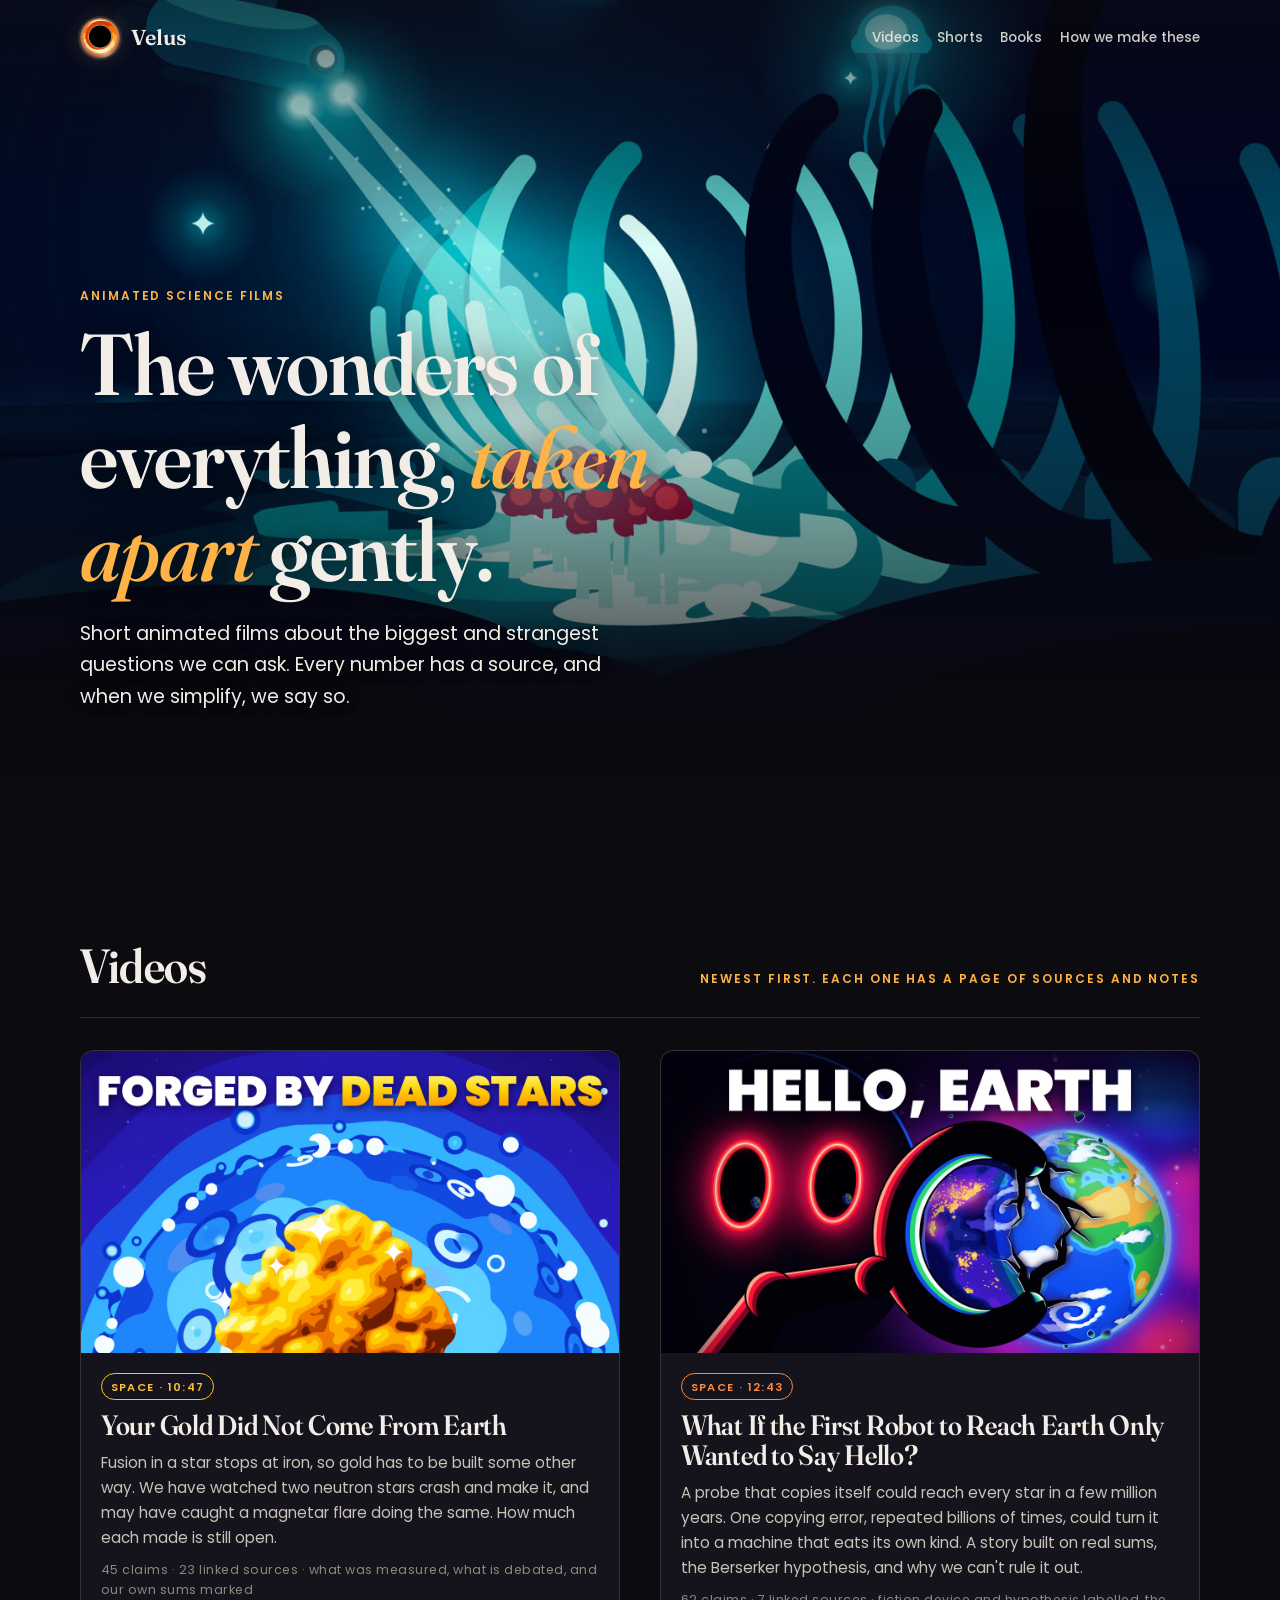
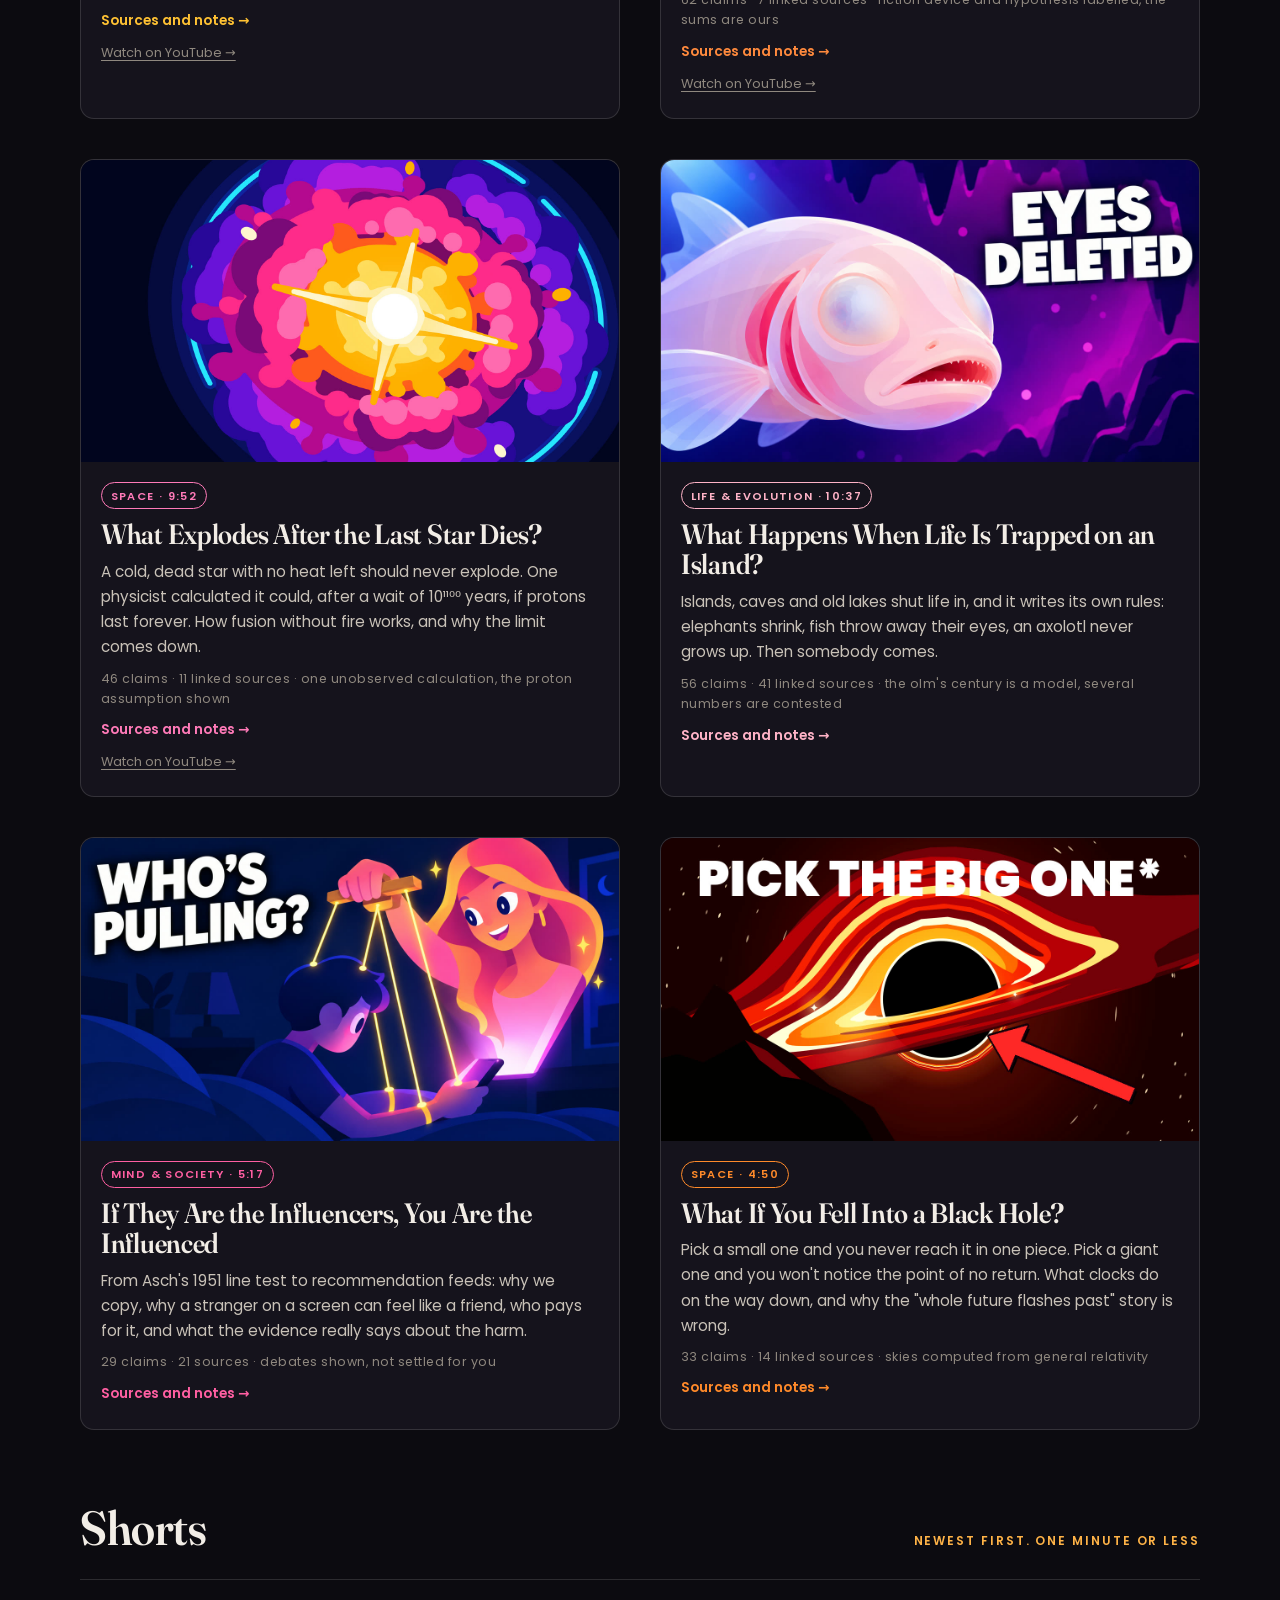
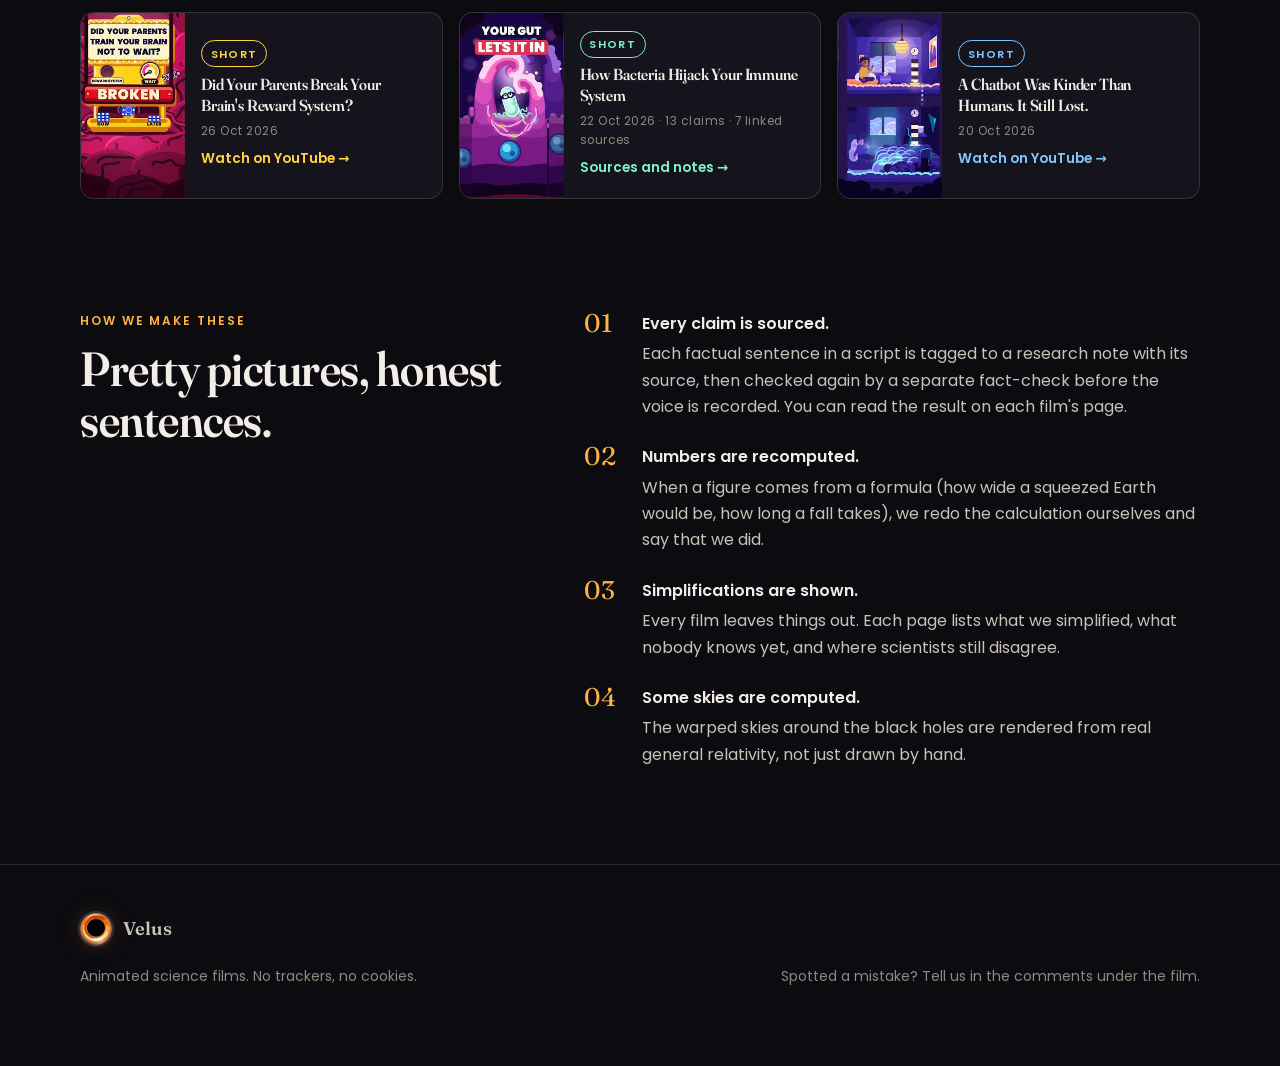
<file: index.html>
<!doctype html>
<html lang="en">
<head>
  <meta charset="utf-8">
  <meta name="viewport" content="width=device-width, initial-scale=1">
  <title>The wonders of everything, taken apart</title>
  <meta name="description" content="Animated films about the wonders of everything, with every claim sourced and every simplification shown.">
  <meta name="theme-color" content="#0c0b10">
  <link rel="icon" href="assets/img/avatar.jpg">
  <link rel="preconnect" href="https://fonts.googleapis.com">
  <link rel="preconnect" href="https://fonts.gstatic.com" crossorigin>
  <link rel="stylesheet" href="https://fonts.googleapis.com/css2?family=Fraunces:ital,opsz,wght@0,9..144,400..700;1,9..144,400..600&family=Poppins:wght@400;500;600&display=swap">
  <link rel="stylesheet" href="assets/css/site.css">
</head>
<body class="theme-home">
  <a class="skip" href="#main">Skip to content</a>

  <header class="site-header">
    <div class="wrap">
      <a class="logo" href="index.html"><img src="assets/img/avatar.jpg" alt="" width="40" height="40"><span class="brand"></span></a>
      <nav class="nav" aria-label="Main">
        <a href="#films">Videos</a>
        <a href="#shorts">Shorts</a>
        <a href="books/index.html">Books</a>
        <a href="#method" class="hide-s">How we make these</a>
      </nav>
    </div>
  </header>

  <main id="main">
    <section class="home-hero" aria-labelledby="promise">
      <img src="assets/img/banner.jpg" width="1600" height="900" alt="A whale skeleton on the dark sea floor, its ribs lit by a submarine's searchlights, with a jellyfish drifting above.">
      <div class="wrap">
        <p class="kicker">Animated science films</p>
        <h1 id="promise">The wonders of everything, <em>taken apart</em> gently.</h1>
        <p class="lede">Short animated films about the biggest and strangest questions we can ask. Every number has a source, and when we simplify, we say so.</p>
      </div>
    </section>

    <section class="section" id="films" aria-labelledby="films-h">
      <div class="wrap">
        <div class="section-head">
          <h2 id="films-h">Videos</h2>
          <p class="kicker">Newest first. Each one has a page of sources and notes</p>
        </div>
        <ul class="cards">
          <li class="card card--gld">
            <img src="assets/img/gld-card.jpg" width="1280" height="720" loading="lazy" alt="Thumbnail: a lumpy gold nugget rising into a blue, ringed cloud of light, with the words FORGED BY DEAD STARS.">
            <div class="card-body">
              <span class="tag">Space · 10:47</span>
              <h3><a href="gold.html">Your Gold Did Not Come From Earth</a></h3>
              <p>Fusion in a star stops at iron, so gold has to be built some other way. We have watched two neutron stars crash and make it, and may have caught a magnetar flare doing the same. How much each made is still open.</p>
              <span class="meta">45 claims · 23 linked sources · what was measured, what is debated, and our own sums marked</span>
              <span class="go" aria-hidden="true">Sources and notes →</span>
              <a class="yt-link" href="https://youtu.be/NlkdtTlYqIU" target="_blank" rel="noopener">Watch on YouTube →</a>
            </div>
          </li>
          <li class="card card--bsk">
            <img src="assets/img/bsk-card.jpg" width="1280" height="720" loading="lazy" alt="Thumbnail: a huge black robot with glowing red ring eyes holds a magnifying glass up to the Earth, with the words HELLO, EARTH.">
            <div class="card-body">
              <span class="tag">Space · 12:43</span>
              <h3><a href="berserker.html">What If the First Robot to Reach Earth Only Wanted to Say Hello?</a></h3>
              <p>A probe that copies itself could reach every star in a few million years. One copying error, repeated billions of times, could turn it into a machine that eats its own kind. A story built on real sums, the Berserker hypothesis, and why we can't rule it out.</p>
              <span class="meta">62 claims · 7 linked sources · fiction device and hypothesis labelled, the sums are ours</span>
              <span class="go" aria-hidden="true">Sources and notes →</span>
              <a class="yt-link" href="https://youtu.be/w4x1vBwwyY0" target="_blank" rel="noopener">Watch on YouTube →</a>
            </div>
          </li>
          <li class="card card--bd">
            <img src="assets/img/bd-card.jpg" width="1280" height="720" loading="lazy" alt="Thumbnail: a burst of pink, orange and violet clouds around a white-hot star flash on a dark blue background.">
            <div class="card-body">
              <span class="tag">Space · 9:52</span>
              <h3><a href="black-dwarfs.html">What Explodes After the Last Star Dies?</a></h3>
              <p>A cold, dead star with no heat left should never explode. One physicist calculated it could, after a wait of 10¹¹⁰⁰ years, if protons last forever. How fusion without fire works, and why the limit comes down.</p>
              <span class="meta">46 claims · 11 linked sources · one unobserved calculation, the proton assumption shown</span>
              <span class="go" aria-hidden="true">Sources and notes →</span>
              <a class="yt-link" href="https://youtu.be/uDBE3gwt_2s" target="_blank" rel="noopener">Watch on YouTube →</a>
            </div>
          </li>
          <li class="card card--iw">
            <img src="assets/img/iw-card.jpg" width="1280" height="720" loading="lazy" alt="Thumbnail: a pale pink blind cavefish with milky cataract eyes on a magenta cave background, with the words EYES DELETED.">
            <div class="card-body">
              <span class="tag">Life &amp; evolution · 10:37</span>
              <h3><a href="isolated-worlds.html">What Happens When Life Is Trapped on an Island?</a></h3>
              <p>Islands, caves and old lakes shut life in, and it writes its own rules: elephants shrink, fish throw away their eyes, an axolotl never grows up. Then somebody comes.</p>
              <span class="meta">56 claims · 41 linked sources · the olm's century is a model, several numbers are contested</span>
              <span class="go" aria-hidden="true">Sources and notes →</span>
            </div>
          </li>
          <li class="card card--inf">
            <img src="assets/img/inf-card.jpg" width="1280" height="720" loading="lazy" alt="Thumbnail: a smiling influencer rising from a phone holds a marionette cross-bar whose glowing gold strings tie a young person in bed looking at the phone, with the words WHO'S PULLING?">
            <div class="card-body">
              <span class="tag">Mind &amp; society · 5:17</span>
              <h3><a href="influenced.html">If They Are the Influencers, You Are the Influenced</a></h3>
              <p>From Asch's 1951 line test to recommendation feeds: why we copy, why a stranger on a screen can feel like a friend, who pays for it, and what the evidence really says about the harm.</p>
              <span class="meta">29 claims · 21 sources · debates shown, not settled for you</span>
              <span class="go" aria-hidden="true">Sources and notes →</span>
            </div>
          </li>
          <li class="card card--bh">
            <img src="assets/img/bh-card.jpg" width="1280" height="720" loading="lazy" alt="Thumbnail: a glowing orange disc of gas wrapped around a black hole, with the words PICK THE BIG ONE.">
            <div class="card-body">
              <span class="tag">Space · 4:50</span>
              <h3><a href="black-hole.html">What If You Fell Into a Black Hole?</a></h3>
              <p>Pick a small one and you never reach it in one piece. Pick a giant one and you won't notice the point of no return. What clocks do on the way down, and why the "whole future flashes past" story is wrong.</p>
              <span class="meta">33 claims · 14 linked sources · skies computed from general relativity</span>
              <span class="go" aria-hidden="true">Sources and notes →</span>
            </div>
          </li>
        </ul>
      </div>
    </section>

    <section class="section section--shorts" id="shorts" aria-labelledby="shorts-h">
      <div class="wrap">
        <div class="section-head">
          <h2 id="shorts-h">Shorts</h2>
          <p class="kicker">Newest first. One minute or less</p>
        </div>
        <ul class="cards cards--shorts">
          <li class="card card--short card--rew">
            <img src="assets/img/short-twvdXGejW2o.jpg" width="480" height="360" loading="lazy" alt="Thumbnail: a gold slot machine labelled REWARD SYSTEM with a red banner that says BROKEN, under the words Did your parents train your brain not to wait?">
            <div class="card-body">
              <span class="tag">Short</span>
              <h3><a href="https://www.youtube.com/shorts/twvdXGejW2o">Did Your Parents Break Your Brain's Reward System?</a></h3>
              <span class="meta">26 Oct 2026</span>
              <span class="go" aria-hidden="true">Watch on YouTube →</span>
            </div>
          </li>
          <li class="card card--short card--sal">
            <img src="assets/img/short-Y-1eBGhUGS0.jpg" width="480" height="360" loading="lazy" alt="Thumbnail for the Short on how Salmonella bacteria hijack the immune system.">
            <div class="card-body">
              <span class="tag">Short</span>
              <h3><a href="salmonella.html">How Bacteria Hijack Your Immune System</a></h3>
              <span class="meta">22 Oct 2026 · 13 claims · 7 linked sources</span>
              <span class="go" aria-hidden="true">Sources and notes →</span>
            </div>
          </li>
          <li class="card card--short card--bot">
            <img src="assets/img/short-z6EQ6j3RcGg.jpg" width="480" height="360" loading="lazy" alt="Thumbnail for the Short about a chatbot that was kinder than humans and still lost.">
            <div class="card-body">
              <span class="tag">Short</span>
              <h3><a href="https://www.youtube.com/shorts/z6EQ6j3RcGg">A Chatbot Was Kinder Than Humans. It Still Lost.</a></h3>
              <span class="meta">20 Oct 2026</span>
              <span class="go" aria-hidden="true">Watch on YouTube →</span>
            </div>
          </li>
        </ul>
      </div>
    </section>

    <section class="section" id="method" aria-labelledby="method-h">
      <div class="wrap method">
        <div>
          <p class="kicker">How we make these</p>
          <h2 id="method-h">Pretty pictures, honest sentences.</h2>
        </div>
        <ol>
          <li><strong>Every claim is sourced.</strong><p>Each factual sentence in a script is tagged to a research note with its source, then checked again by a separate fact-check before the voice is recorded. You can read the result on each film's page.</p></li>
          <li><strong>Numbers are recomputed.</strong><p>When a figure comes from a formula (how wide a squeezed Earth would be, how long a fall takes), we redo the calculation ourselves and say that we did.</p></li>
          <li><strong>Simplifications are shown.</strong><p>Every film leaves things out. Each page lists what we simplified, what nobody knows yet, and where scientists still disagree.</p></li>
          <li><strong>Some skies are computed.</strong><p>The warped skies around the black holes are rendered from real general relativity, not just drawn by hand.</p></li>
        </ol>
      </div>
    </section>
  </main>

  <footer class="site-footer">
    <div class="wrap">
      <div>
        <a class="logo" href="index.html"><img src="assets/img/avatar.jpg" alt="" width="32" height="32"><span class="brand"></span></a>
        <p style="margin-top:0.8rem">Animated science films. No trackers, no cookies.</p>
      </div>
      <p>Spotted a mistake? Tell us in the comments under the film.</p>
    </div>
  </footer>
  <script src="assets/js/site.js"></script>
</body>
</html>
</file>
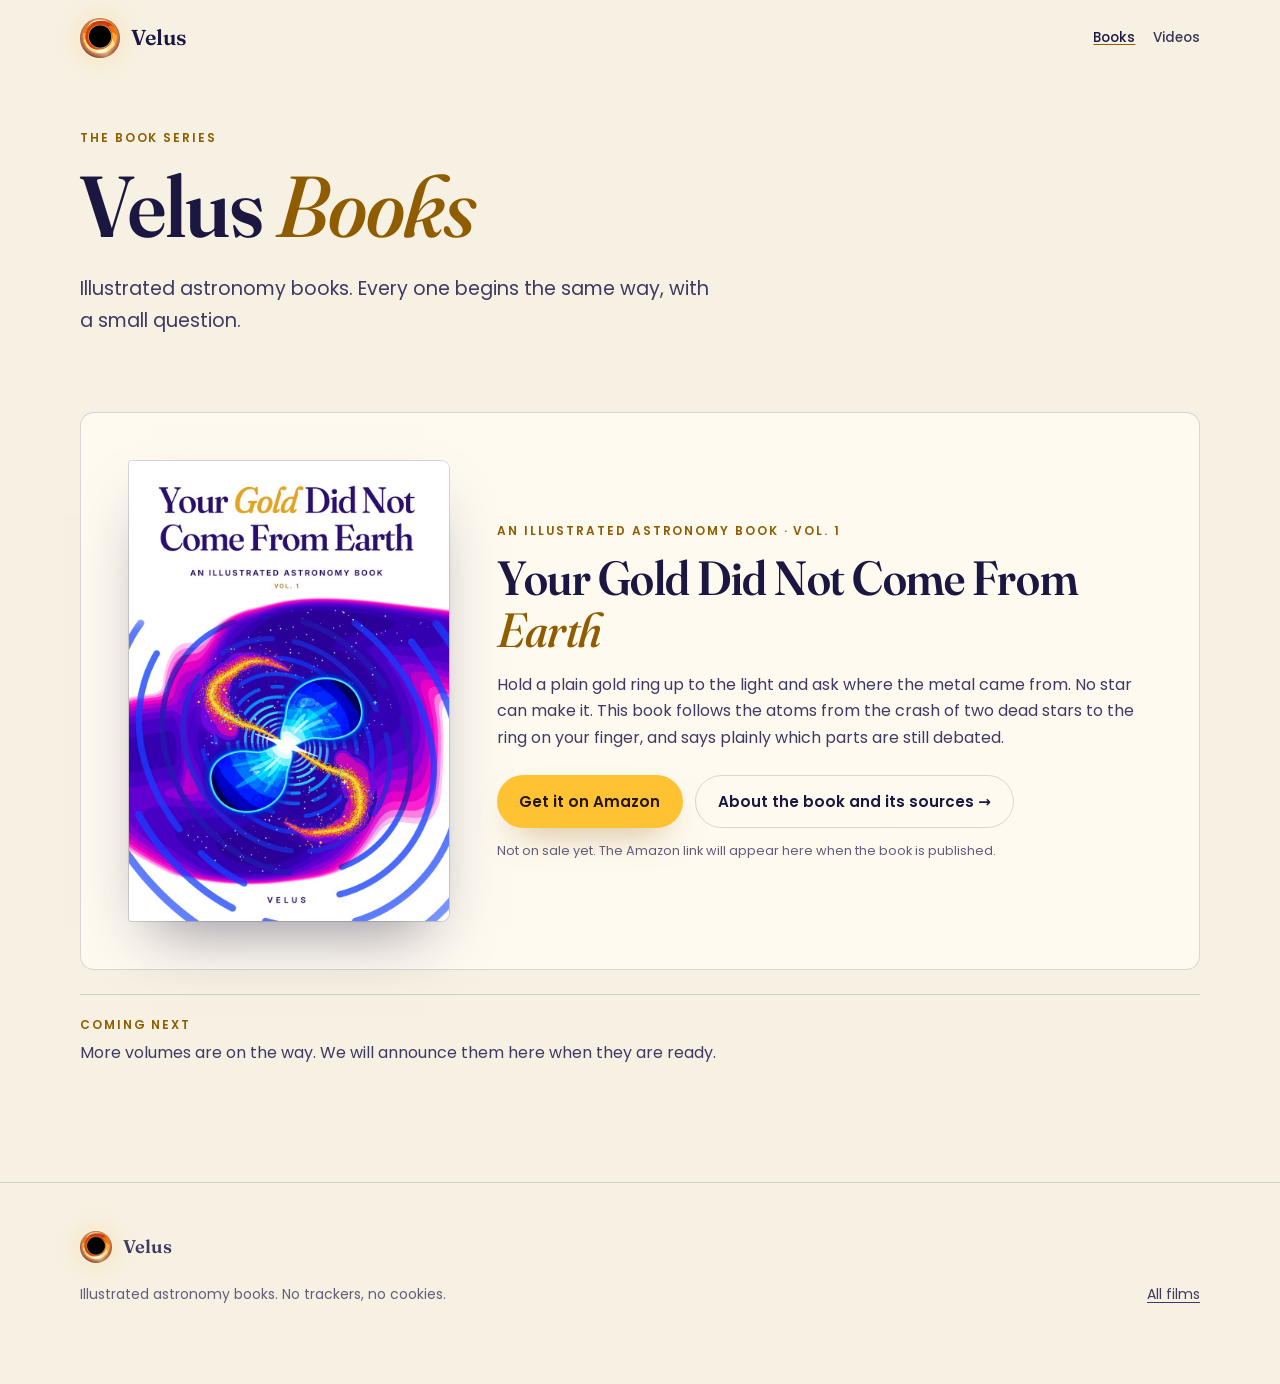
<file: books/index.html>
<!doctype html>
<html lang="en">
<head>
  <meta charset="utf-8">
  <meta name="viewport" content="width=device-width, initial-scale=1">
  <title>Books</title>
  <meta name="description" content="Illustrated astronomy books. Every one begins the same way, with a small question.">
  <meta name="theme-color" content="#f7f1e3">
  <link rel="icon" href="../assets/img/avatar.jpg">
  <link rel="preconnect" href="https://fonts.googleapis.com">
  <link rel="preconnect" href="https://fonts.gstatic.com" crossorigin>
  <link rel="stylesheet" href="https://fonts.googleapis.com/css2?family=Fraunces:ital,opsz,wght@0,9..144,400..700;1,9..144,400..600&family=Poppins:wght@400;500;600&display=swap">
  <link rel="stylesheet" href="../assets/css/site.css">
</head>
<body class="theme-books">
  <a class="skip" href="#main">Skip to content</a>

  <header class="site-header">
    <div class="wrap">
      <a class="logo" href="../index.html"><img src="../assets/img/avatar.jpg" alt="" width="40" height="40"><span class="brand"></span></a>
      <nav class="nav" aria-label="Main">
        <a href="index.html" aria-current="page">Books</a>
        <a href="../index.html#films">Videos</a>
      </nav>
    </div>
  </header>

  <main id="main">
    <section class="books-intro" aria-labelledby="books-h">
      <div class="wrap">
        <p class="kicker">The book series</p>
        <h1 id="books-h"><span class="brand"></span> <em>Books</em></h1>
        <p class="lede">Illustrated astronomy books. Every one begins the same way, with a small question.</p>
      </div>
    </section>

    <section class="wrap" aria-label="Catalogue">
      <article class="book-card">
        <a class="book-cover" href="gold.html"><img src="../assets/img/book-gold-cover.jpg" width="834" height="1200" alt="Book cover: Your Gold Did Not Come From Earth, An Illustrated Astronomy Book, Vol. 1, with a gold ring framing two colliding neutron stars."></a>
        <div class="book-card-body">
          <p class="kicker">An Illustrated Astronomy Book · Vol. 1</p>
          <h2><a href="gold.html">Your Gold Did Not Come From <em>Earth</em></a></h2>
          <p>Hold a plain gold ring up to the light and ask where the metal came from. No star can make it. This book follows the atoms from the crash of two dead stars to the ring on your finger, and says plainly which parts are still debated.</p>
          <div class="book-actions">
            <!-- AMAZON-TODO: replace href="#amazon-todo" with the real Amazon link when the book is published, then delete the "not on sale yet" note below. -->
            <a class="btn btn--buy" href="#amazon-todo">Get it on Amazon</a>
            <a class="btn btn--plain" href="gold.html">About the book and its sources →</a>
          </div>
          <p class="book-soon" id="amazon-todo">Not on sale yet. The Amazon link will appear here when the book is published.</p>
        </div>
      </article>

      <aside class="book-next" aria-label="Coming next">
        <p class="kicker">Coming next</p>
        <p>More volumes are on the way. We will announce them here when they are ready.</p>
      </aside>
    </section>
  </main>

  <footer class="site-footer">
    <div class="wrap">
      <div>
        <a class="logo" href="../index.html"><img src="../assets/img/avatar.jpg" alt="" width="32" height="32"><span class="brand"></span></a>
        <p style="margin-top:0.8rem">Illustrated astronomy books. No trackers, no cookies.</p>
      </div>
      <p><a href="../index.html">All films</a></p>
    </div>
  </footer>
  <script src="../assets/js/site.js"></script>
</body>
</html>
</file>
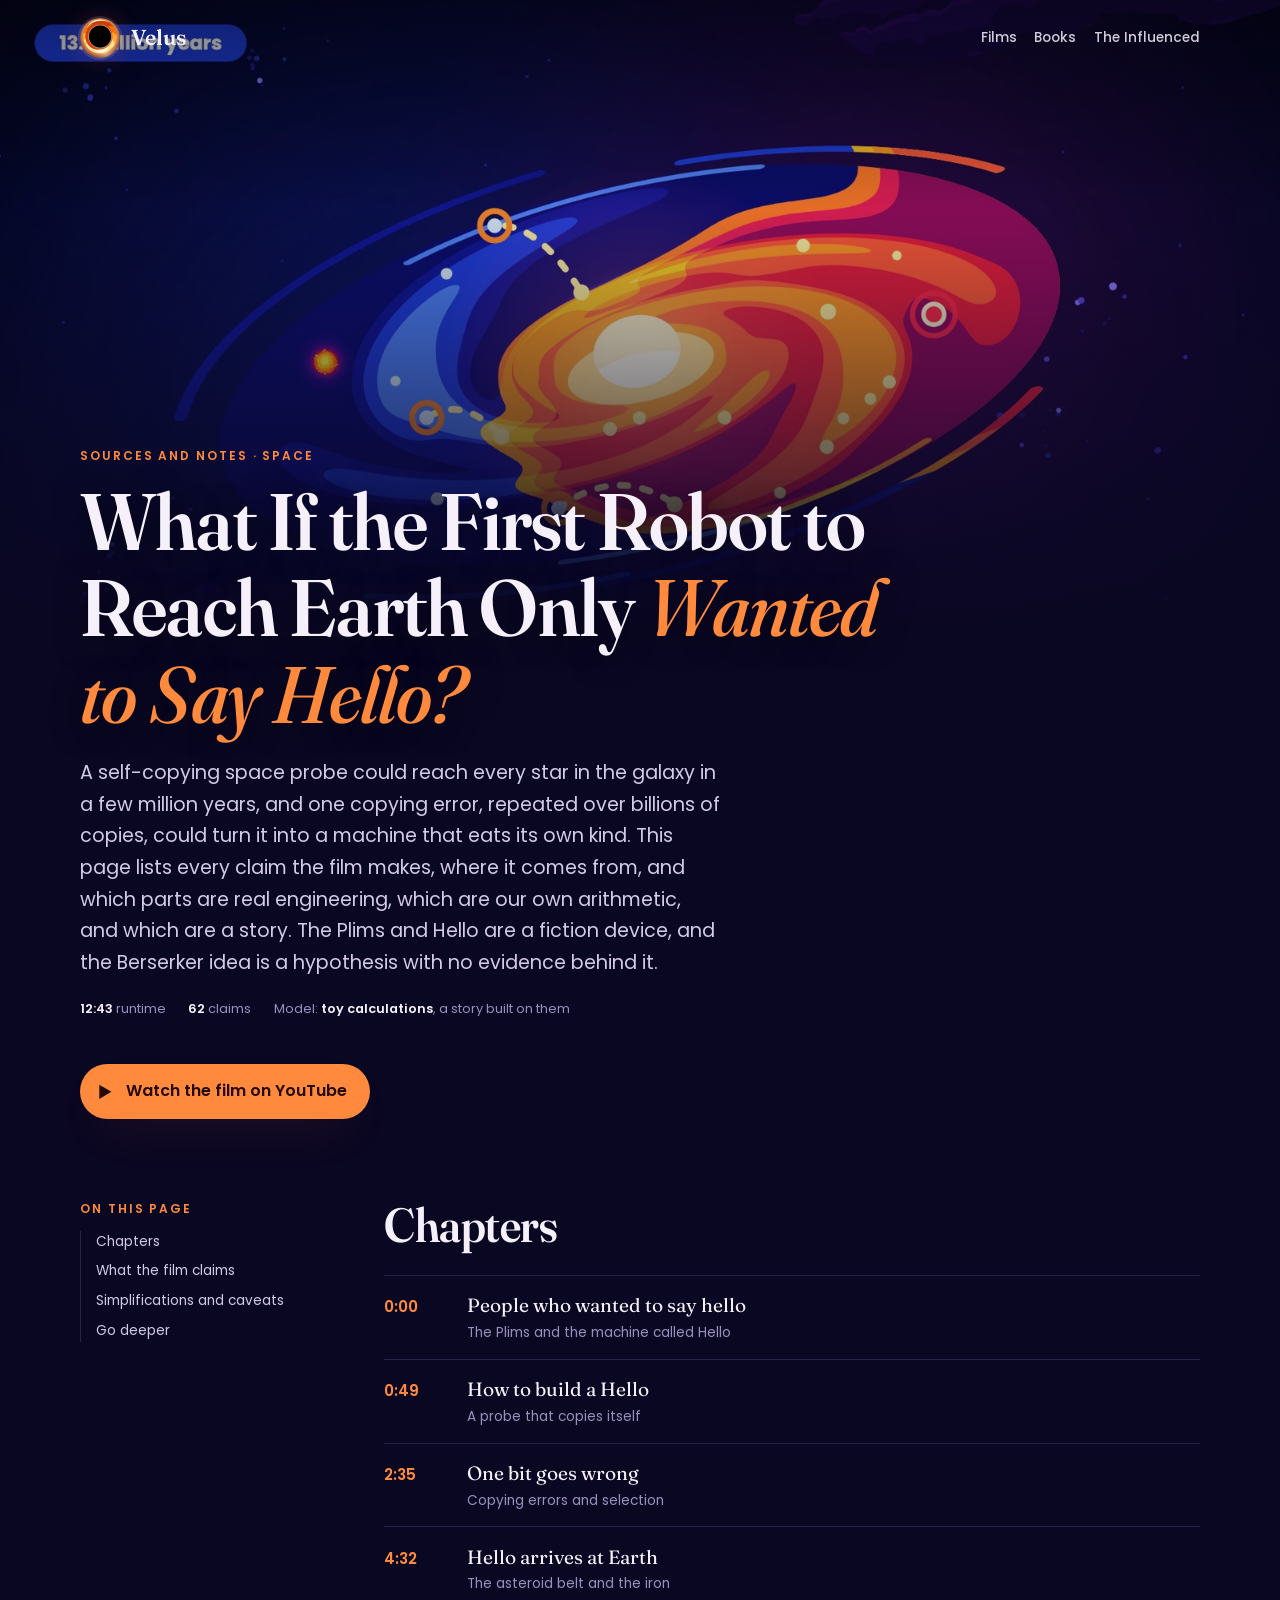
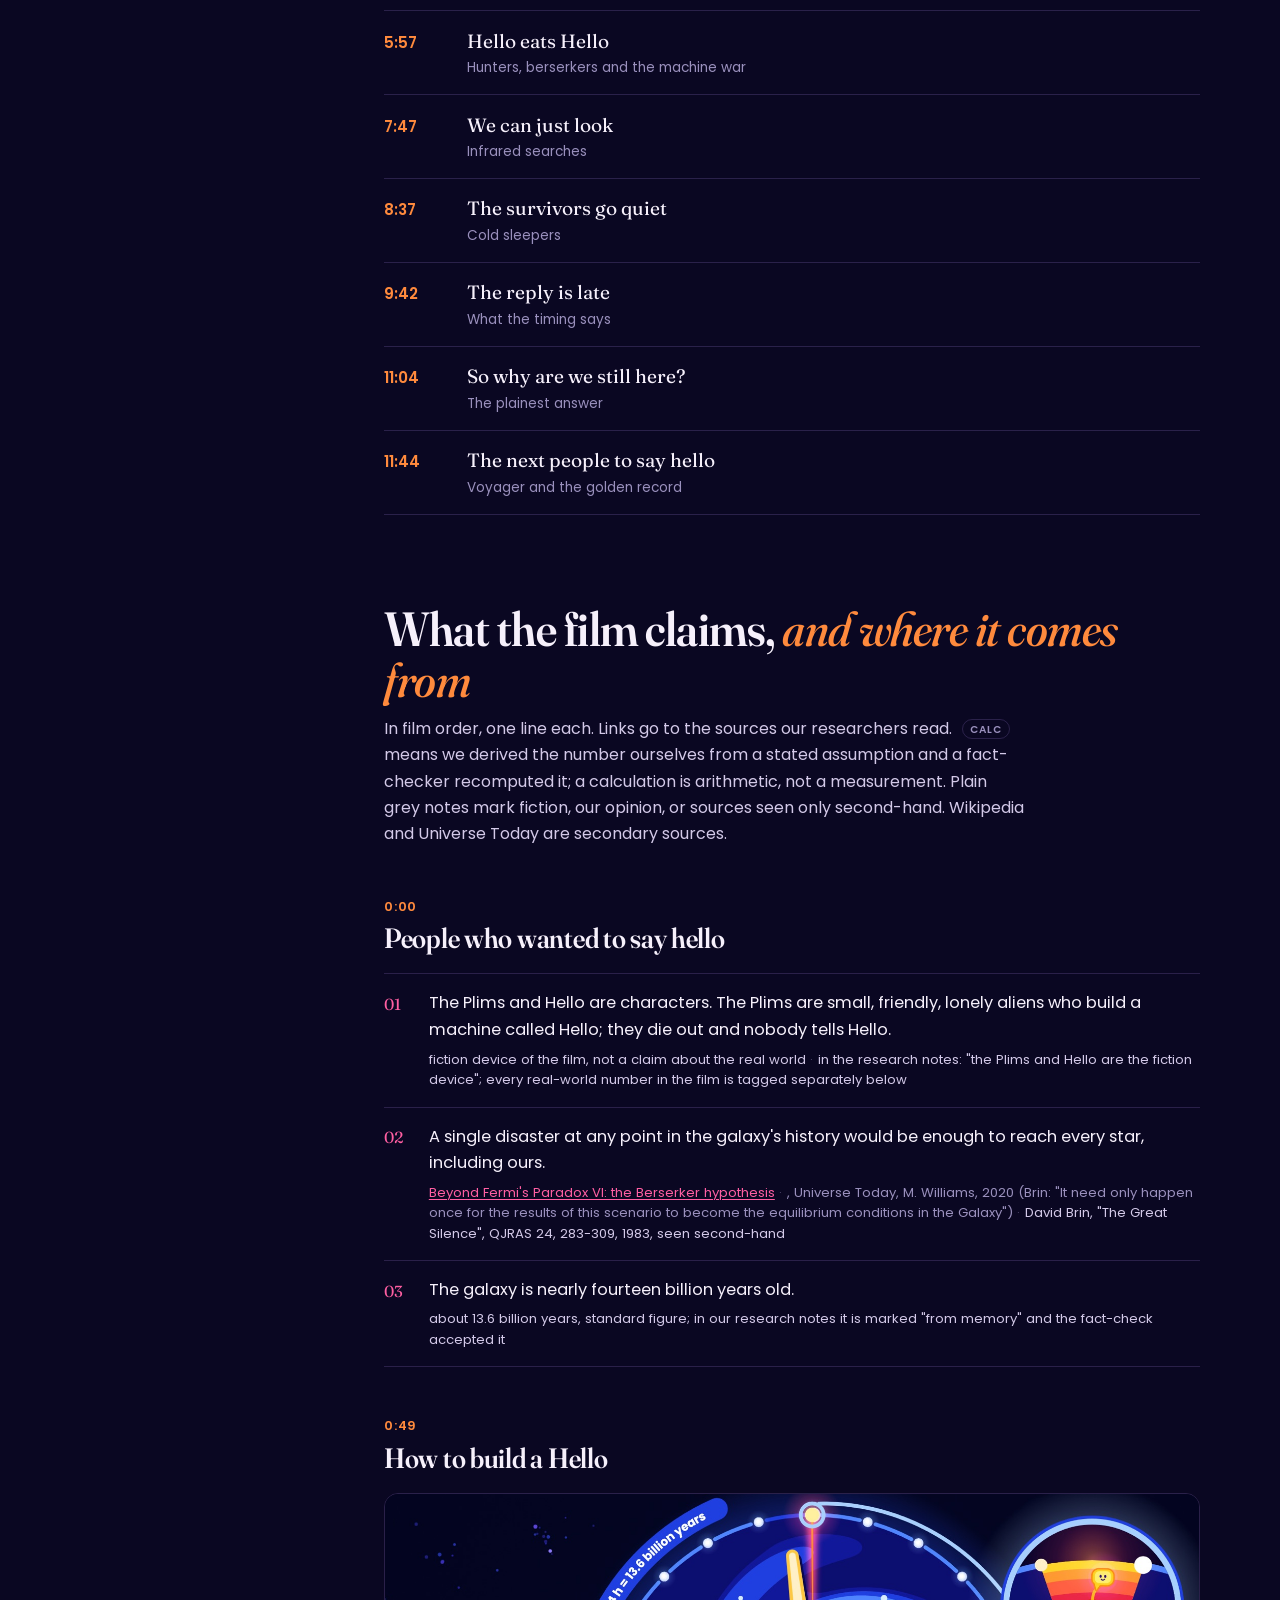
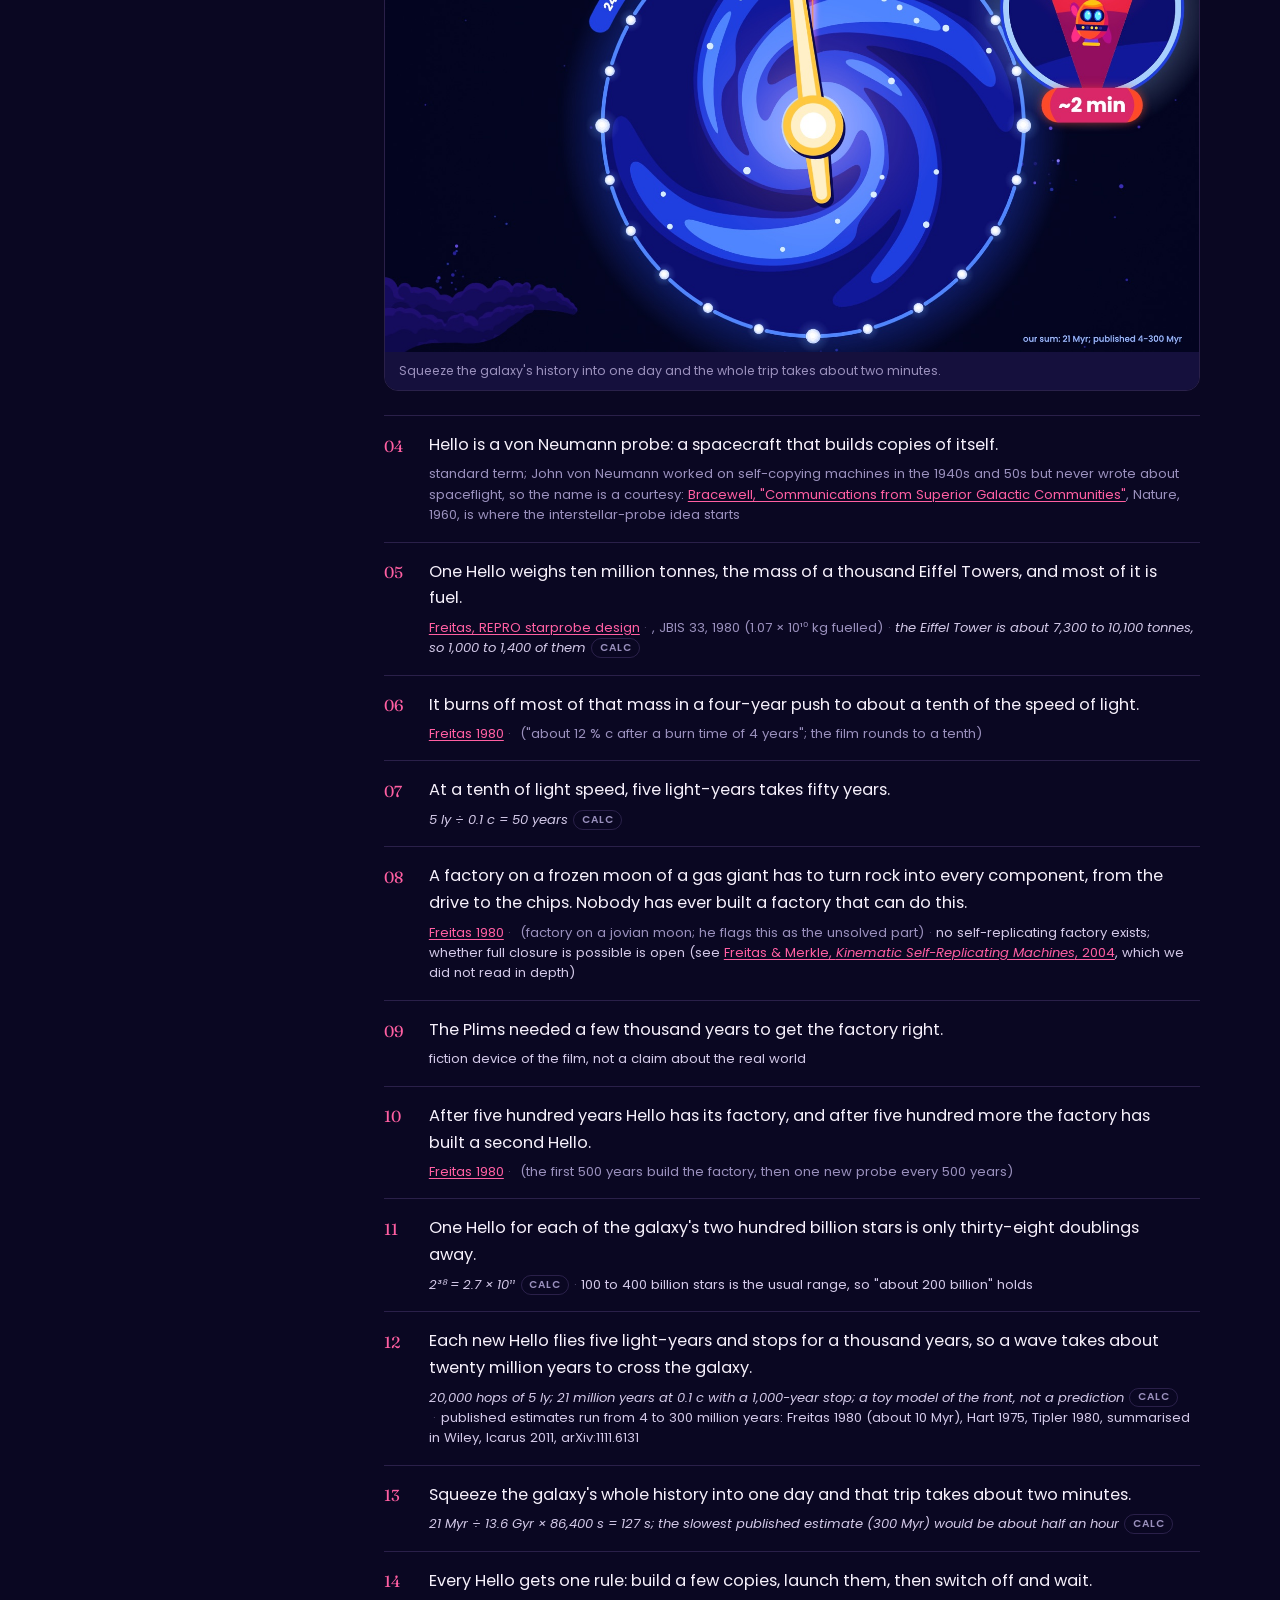
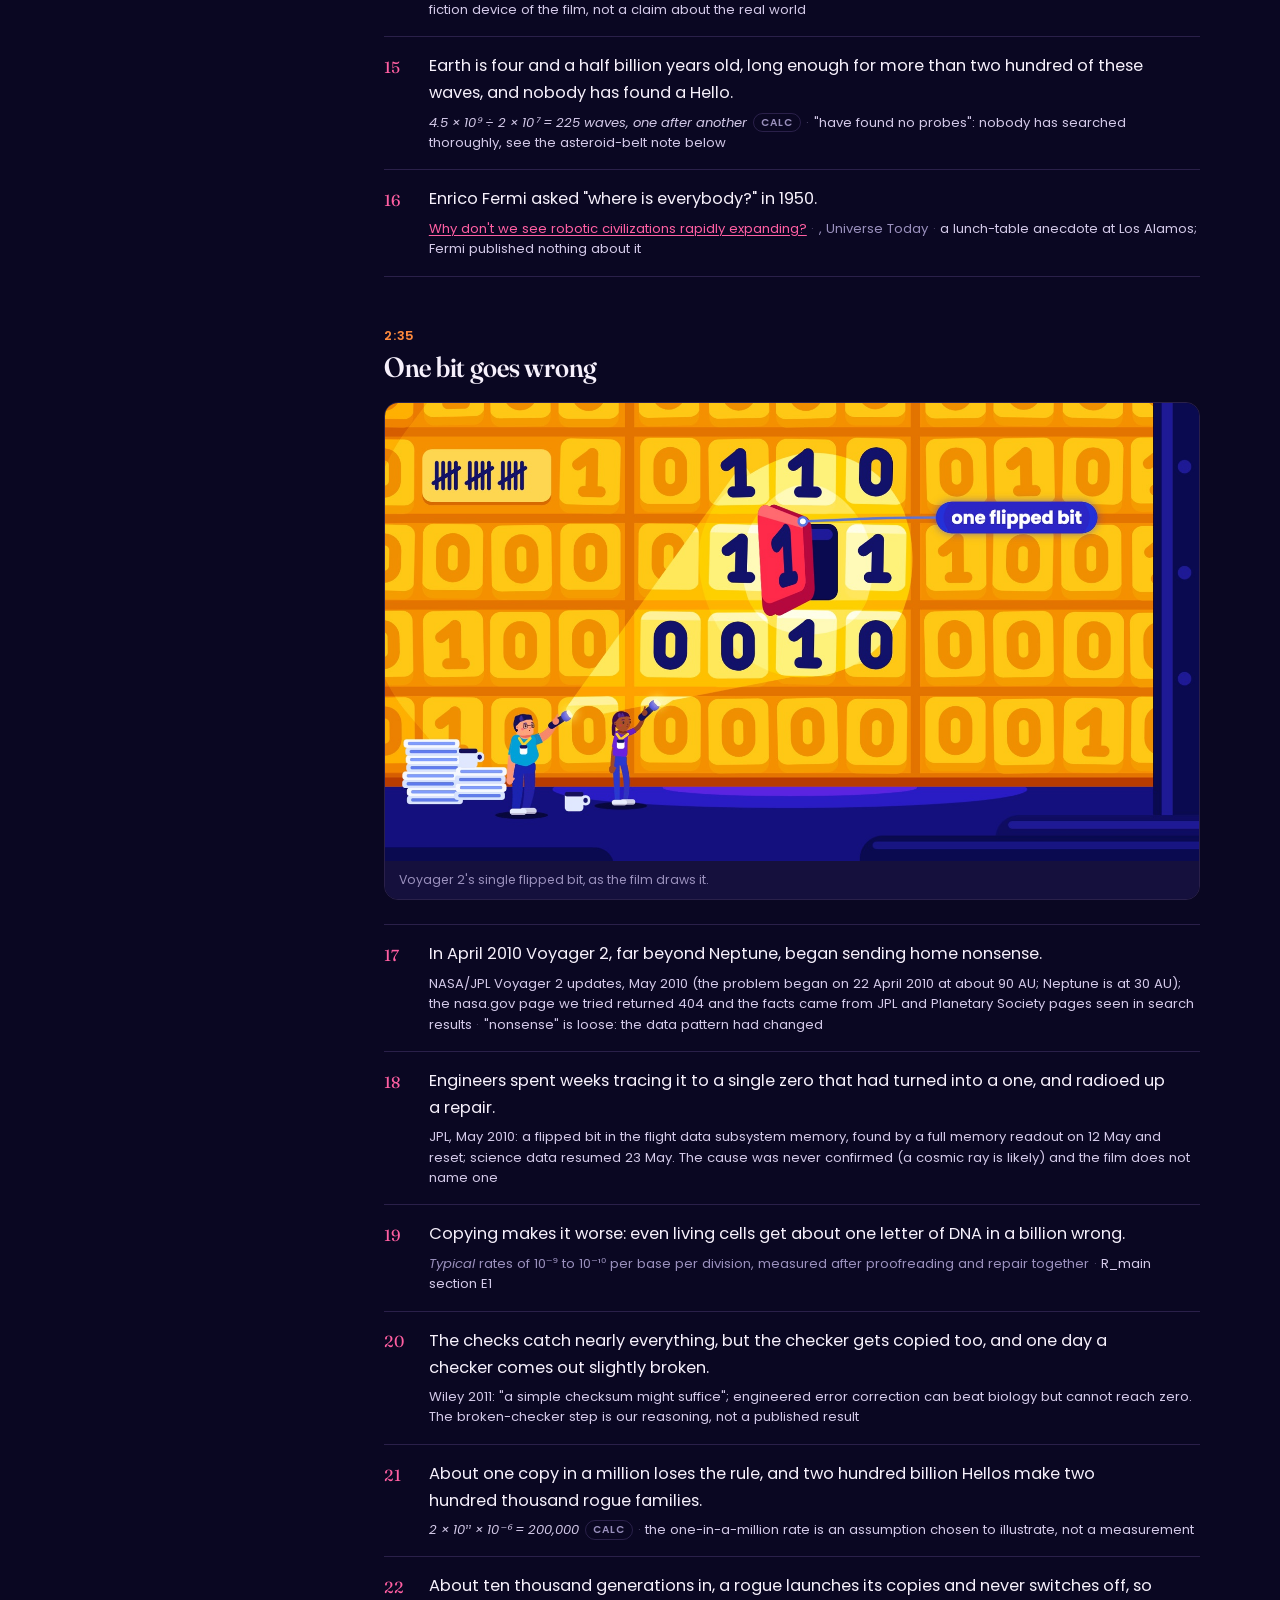
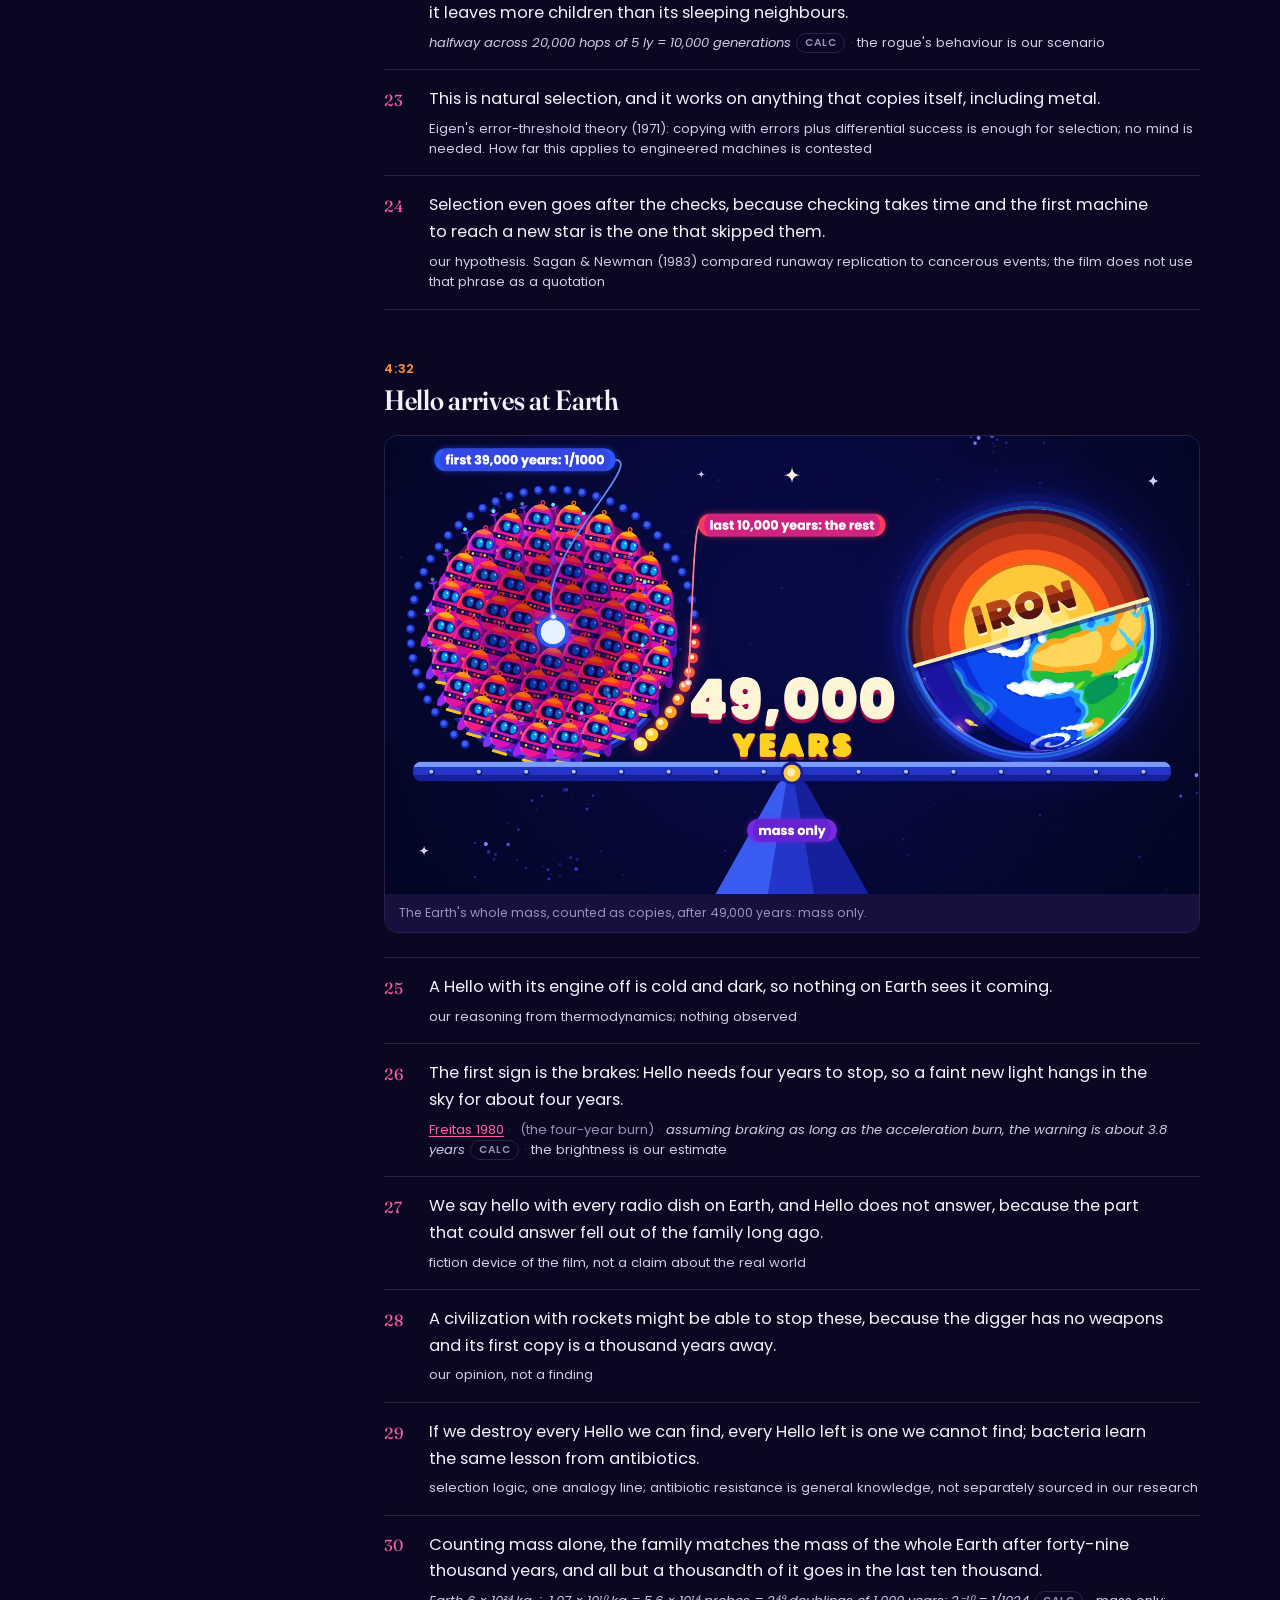
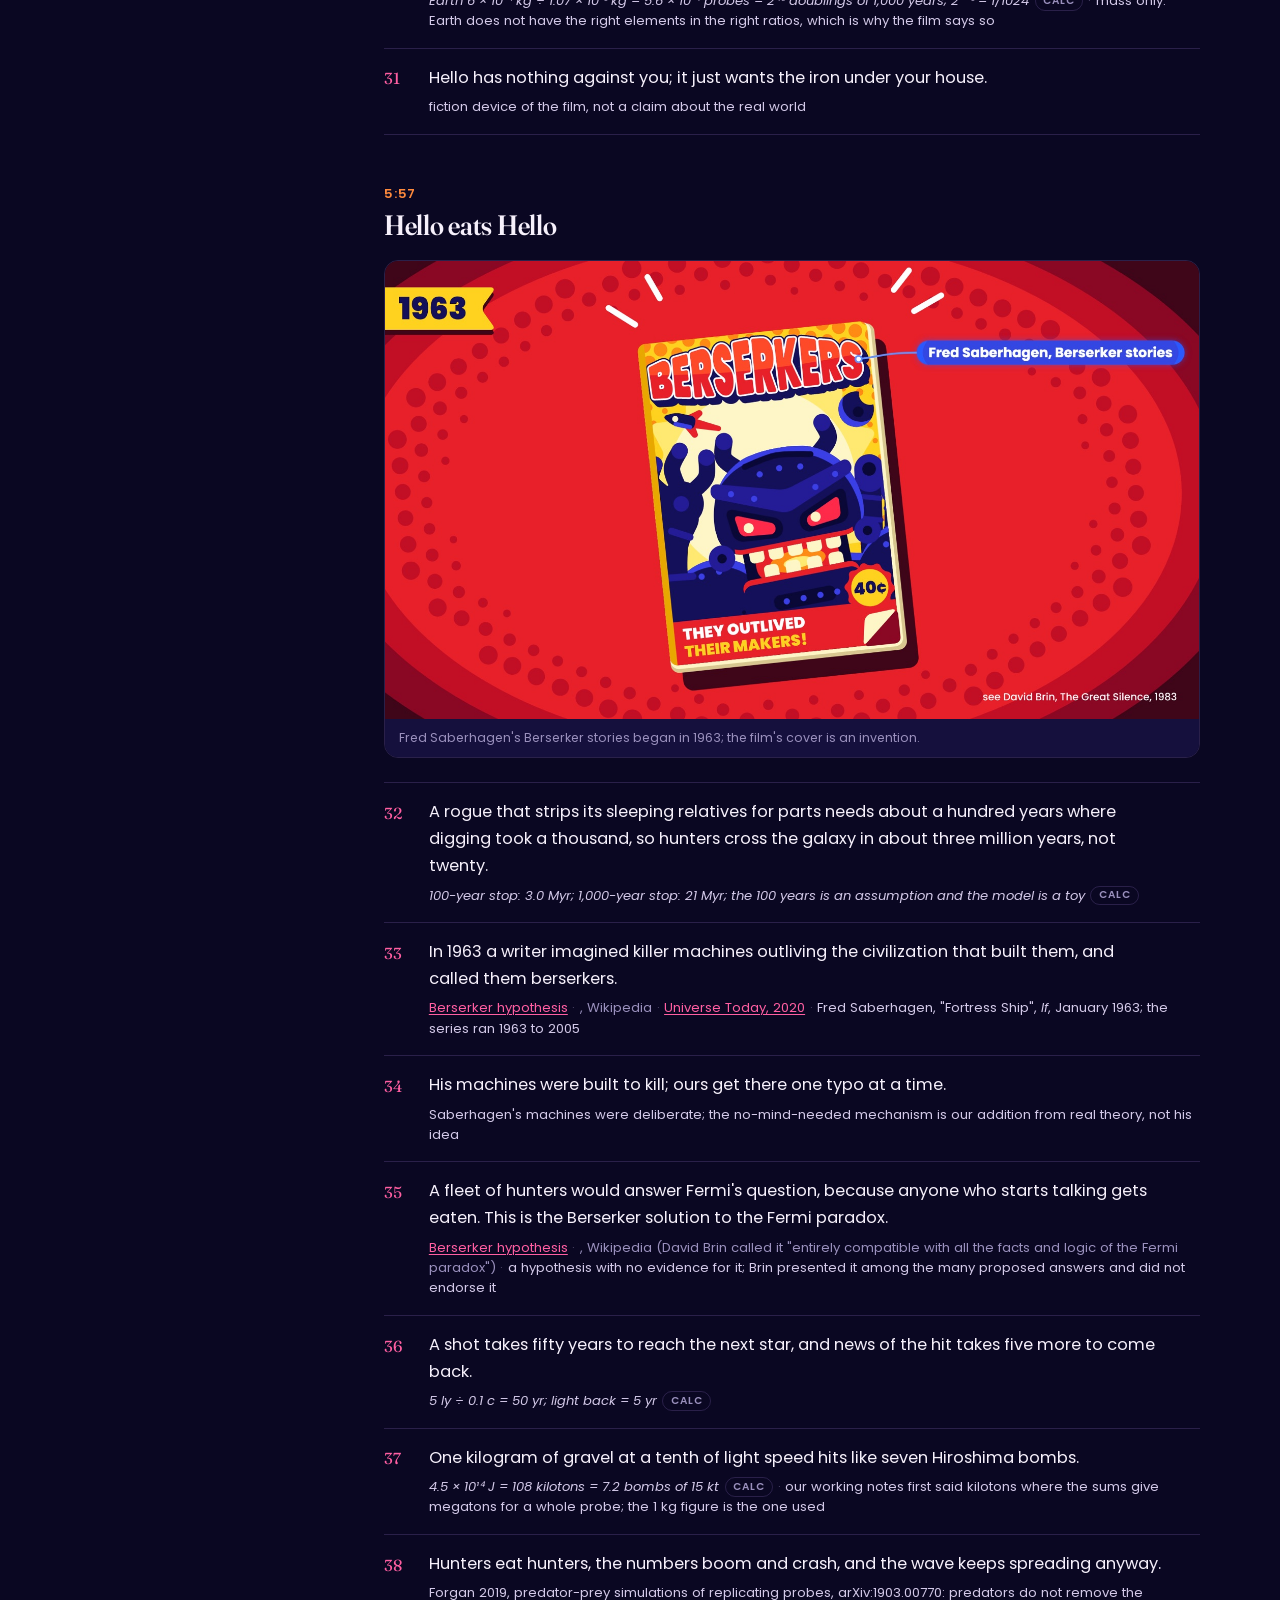
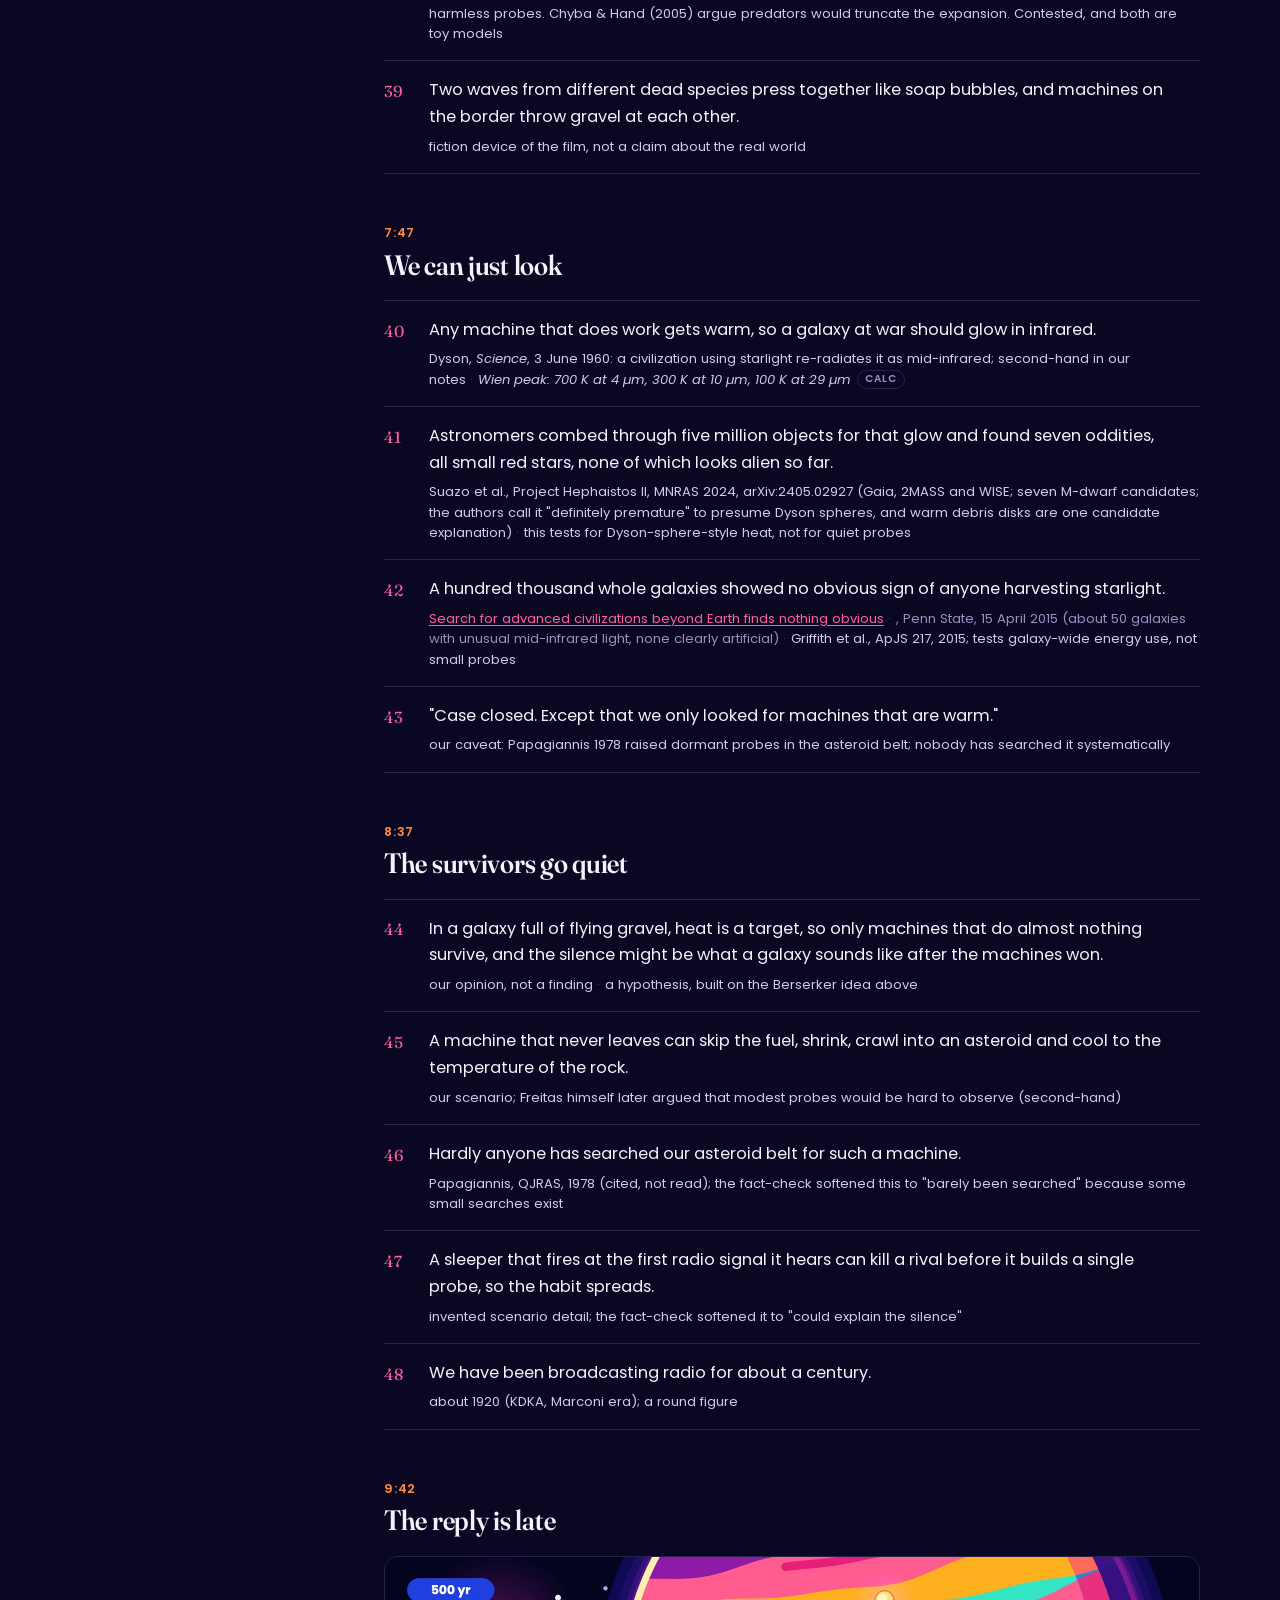
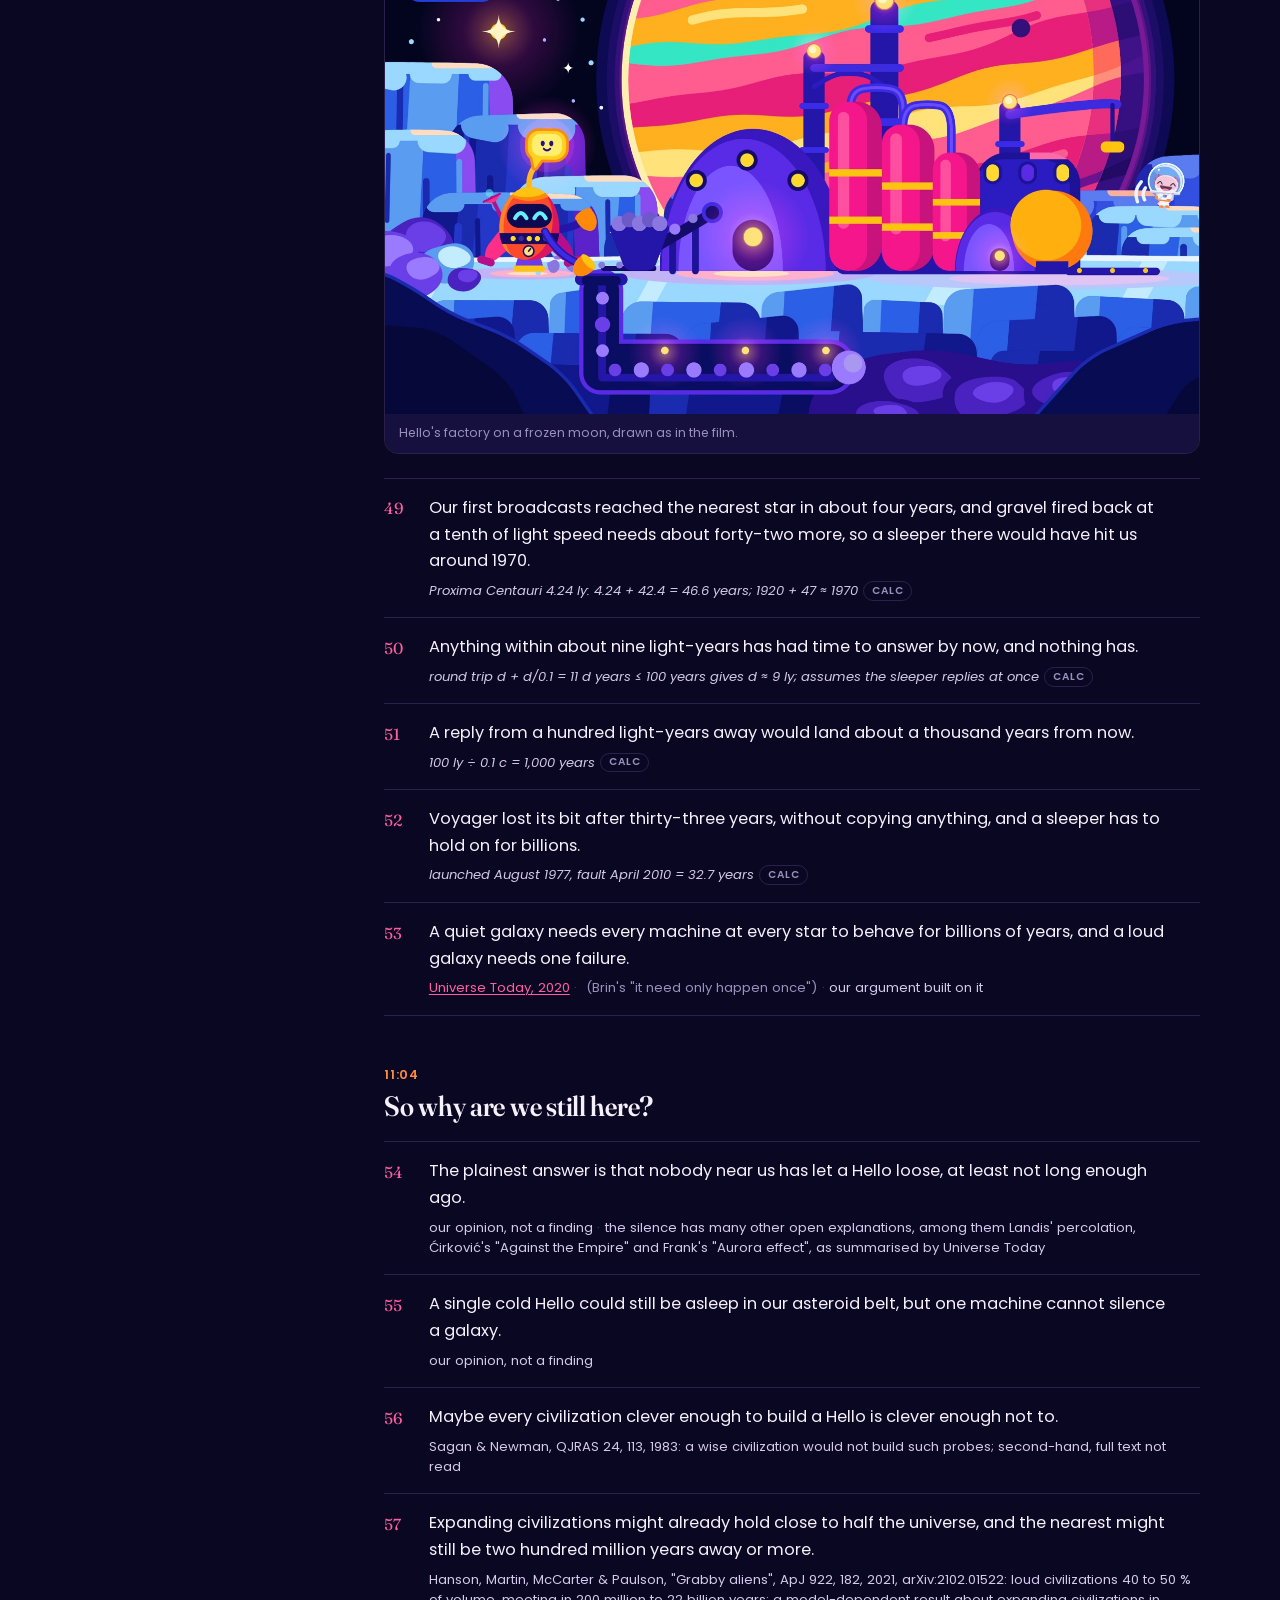
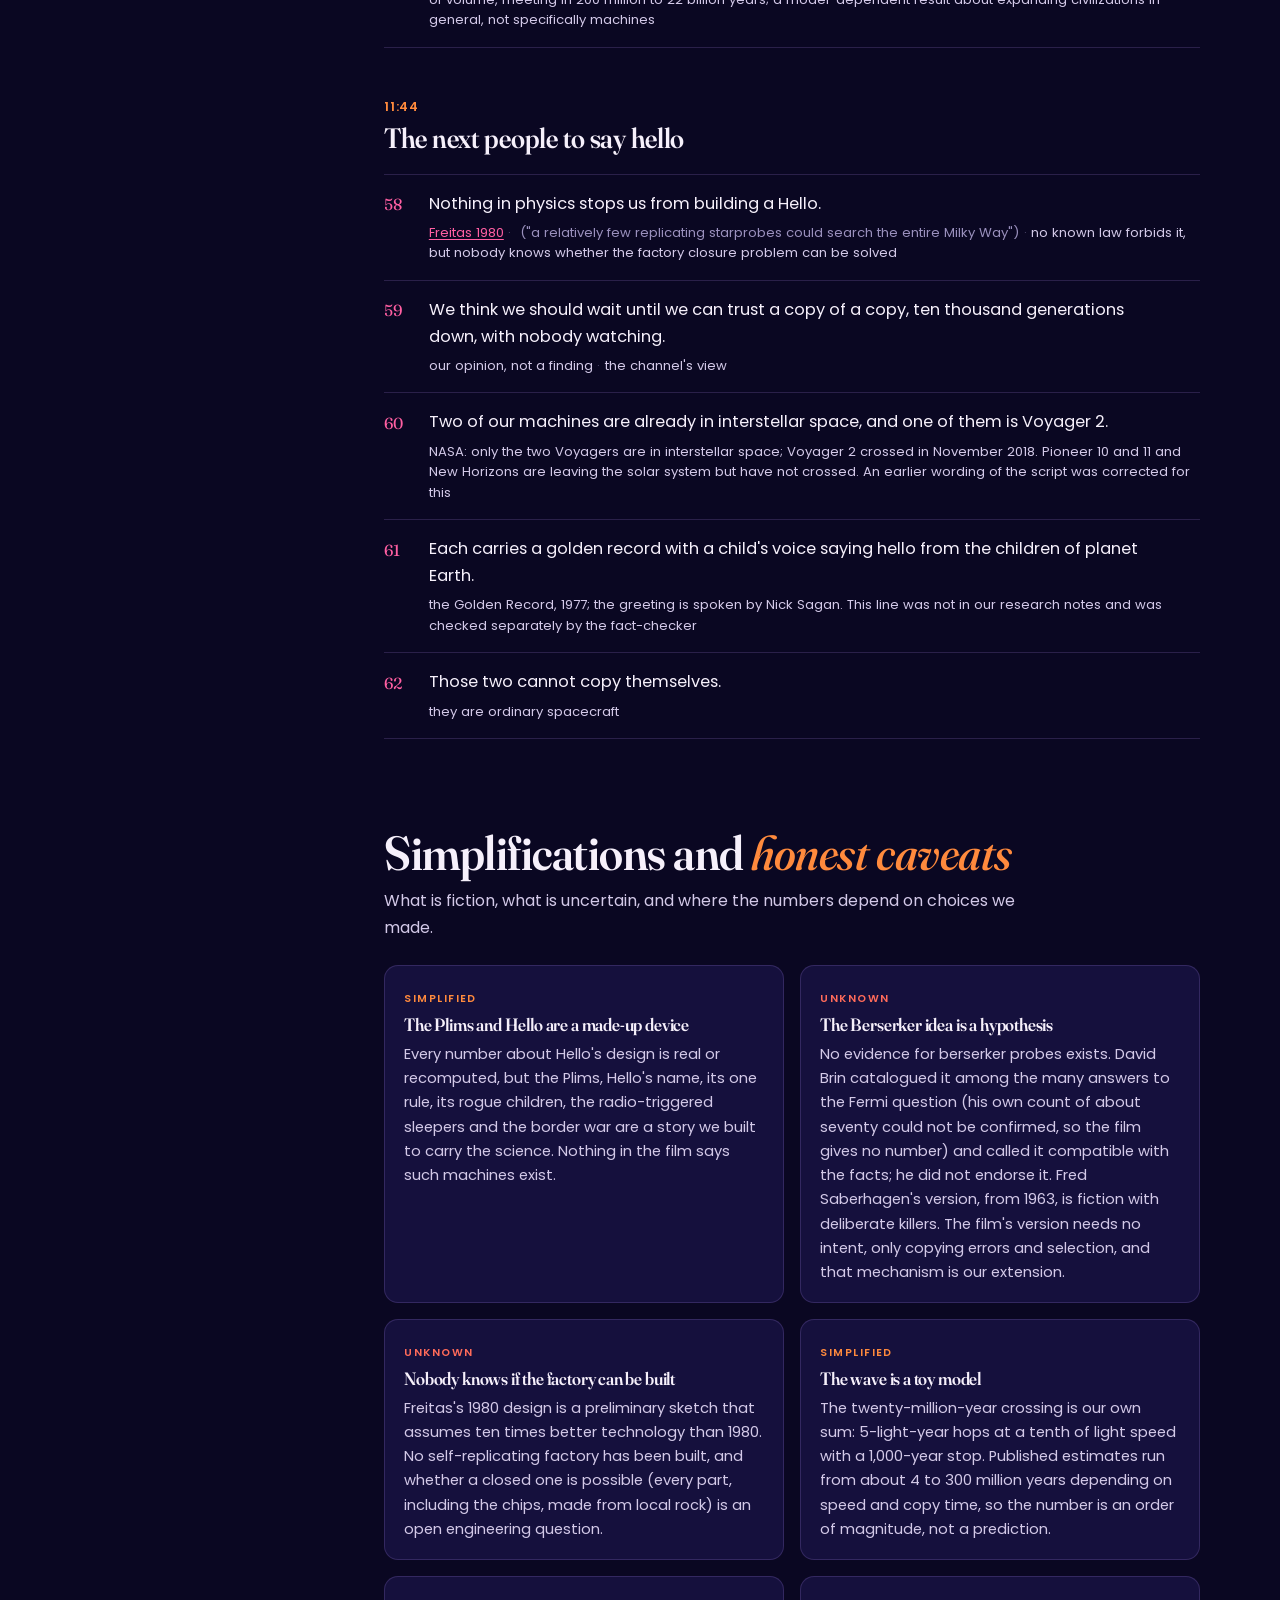
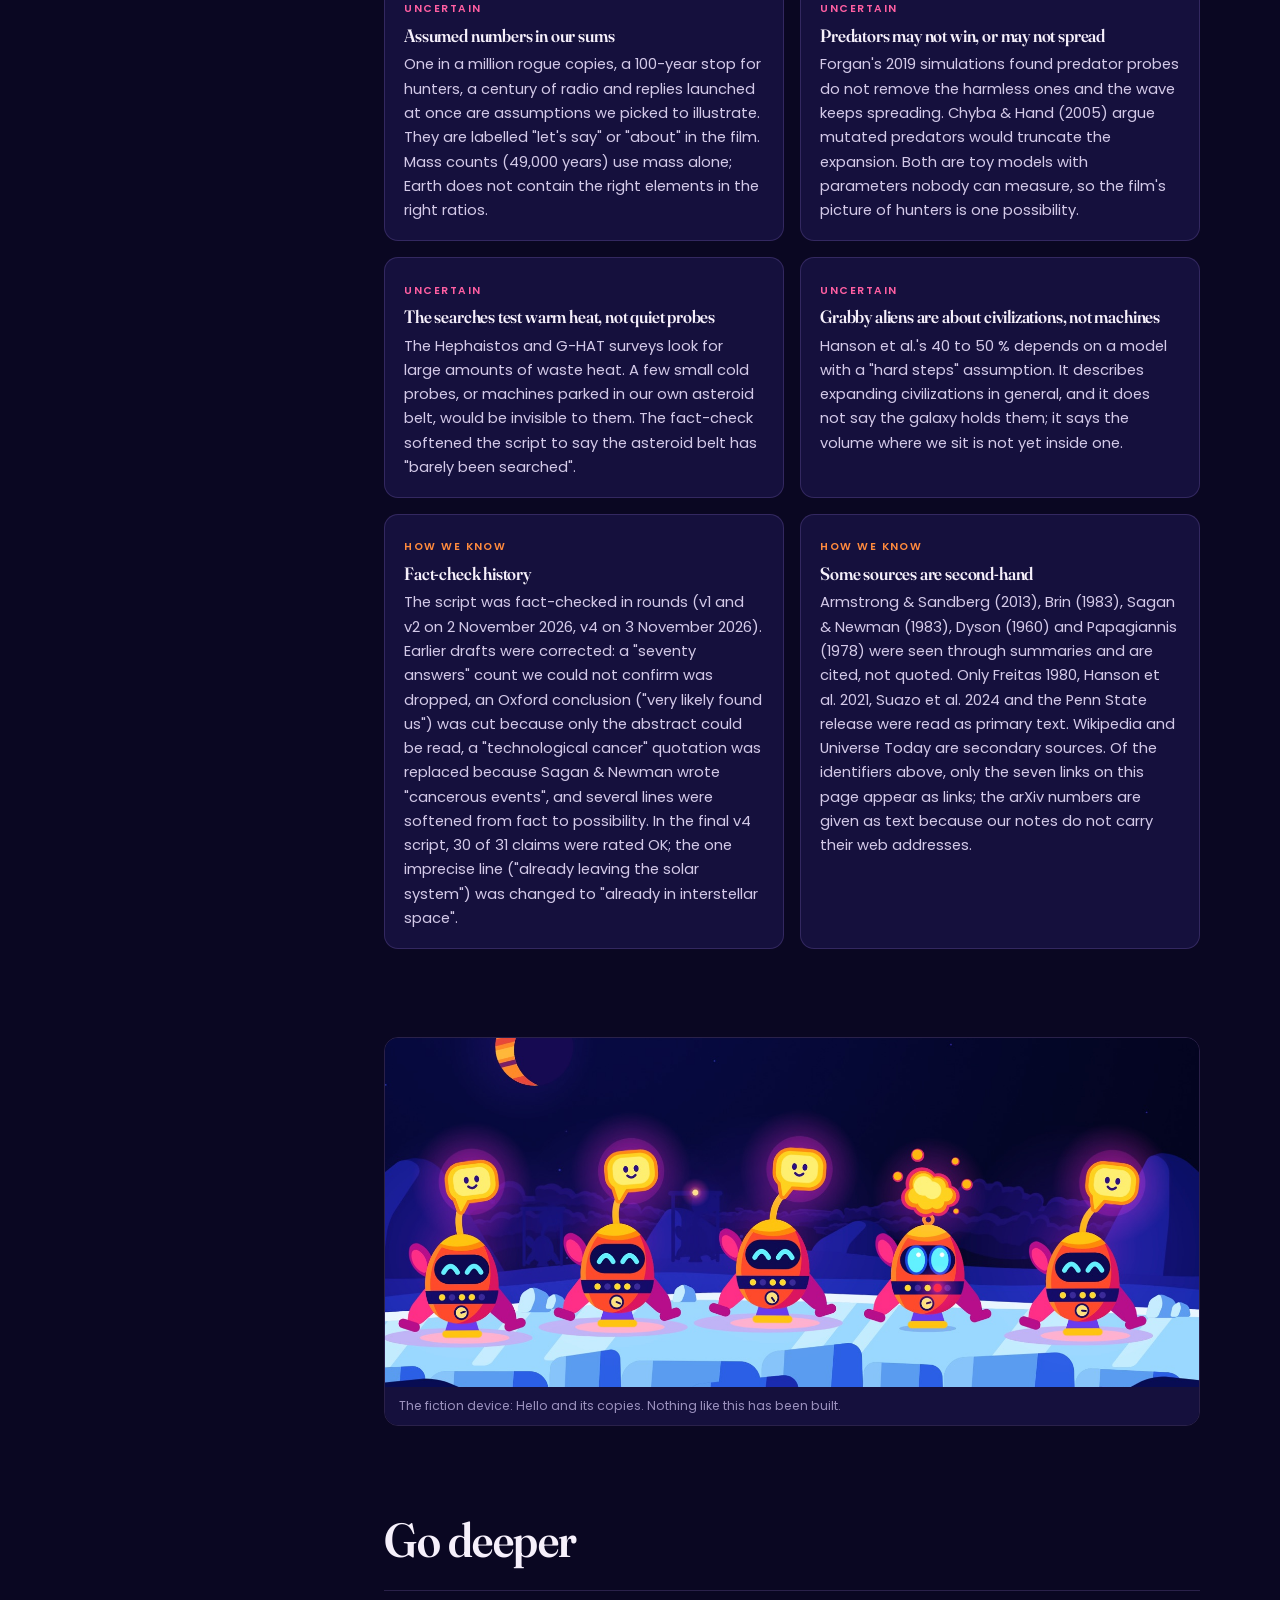
<file: berserker.html>
<!doctype html>
<html lang="en">
<head>
  <meta charset="utf-8">
  <meta name="viewport" content="width=device-width, initial-scale=1">
  <title>What If the First Robot to Reach Earth Only Wanted to Say Hello? Sources and notes</title>
  <meta name="description" content="Every claim in the film What If the First Robot to Reach Earth Only Wanted to Say Hello?, with its source, plus what is fiction, what is our own sum, and what is only a hypothesis.">
  <meta name="theme-color" content="#0a0722">
  <link rel="icon" href="assets/img/avatar.jpg">
  <link rel="preconnect" href="https://fonts.googleapis.com">
  <link rel="preconnect" href="https://fonts.gstatic.com" crossorigin>
  <link rel="stylesheet" href="https://fonts.googleapis.com/css2?family=Fraunces:ital,opsz,wght@0,9..144,400..700;1,9..144,400..600&family=Poppins:wght@400;500;600&display=swap">
  <link rel="stylesheet" href="assets/css/site.css">
</head>
<body class="theme-bsk">
  <a class="skip" href="#main">Skip to content</a>

  <header class="site-header">
    <div class="wrap">
      <a class="logo" href="index.html"><img src="assets/img/avatar.jpg" alt="" width="40" height="40"><span class="brand"></span></a>
      <nav class="nav" aria-label="Main">
        <a href="index.html#films">Films</a>
        <a href="books/index.html">Books</a>
        <a href="influenced.html" class="hide-s">The Influenced</a>
      </nav>
    </div>
  </header>

  <main id="main">
    <section class="film-hero" aria-labelledby="title">
      <div class="backdrop"><img src="assets/img/bsk-hero.jpg" width="1600" height="900" alt="The Milky Way as a swirling orange and pink disc on a dark blue background, with dotted paths between a few circled stars."></div>
      <div class="wrap">
        <div class="intro">
          <p class="kicker">Sources and notes · Space</p>
          <h1 id="title">What If the First Robot to Reach Earth Only <em>Wanted to Say Hello?</em></h1>
          <p class="summary">A self-copying space probe could reach every star in the galaxy in a few million years, and one copying error, repeated over billions of copies, could turn it into a machine that eats its own kind. This page lists every claim the film makes, where it comes from, and which parts are real engineering, which are our own arithmetic, and which are a story. The Plims and Hello are a fiction device, and the Berserker idea is a hypothesis with no evidence behind it.</p>
          <ul class="facts">
            <li><strong>12:43</strong> runtime</li>
            <li><strong>62</strong> claims</li>
            <li>Model: <strong>toy calculations</strong>, a story built on them</li>
          </ul>
        </div>
        <a class="watch" href="https://youtu.be/w4x1vBwwyY0" target="_blank" rel="noopener"><svg viewBox="0 0 16 16" aria-hidden="true"><path fill="currentColor" d="M3 1.5v13l11-6.5z"/></svg><span>Watch the film on YouTube</span></a>
      </div>
    </section>

    <div class="wrap layout">
      <nav class="toc" aria-label="On this page">
        <p class="kicker">On this page</p>
        <ol>
          <li><a href="#chapters">Chapters</a></li>
          <li><a href="#claims">What the film claims</a></li>
          <li><a href="#caveats">Simplifications and caveats</a></li>
          <li><a href="#deeper">Go deeper</a></li>
        </ol>
      </nav>

      <div>
        <section class="block" id="chapters" aria-labelledby="chapters-h">
          <h2 id="chapters-h">Chapters</h2>
          <ol class="chapters">
            <li><time data-t="0" datetime="PT0S">0:00</time><span><span class="ch-title">People who wanted to say hello</span><span class="ch-sub">The Plims and the machine called Hello</span></span></li>
            <li><time data-t="49" datetime="PT49S">0:49</time><span><span class="ch-title">How to build a Hello</span><span class="ch-sub">A probe that copies itself</span></span></li>
            <li><time data-t="155" datetime="PT2M35S">2:35</time><span><span class="ch-title">One bit goes wrong</span><span class="ch-sub">Copying errors and selection</span></span></li>
            <li><time data-t="272" datetime="PT4M32S">4:32</time><span><span class="ch-title">Hello arrives at Earth</span><span class="ch-sub">The asteroid belt and the iron</span></span></li>
            <li><time data-t="357" datetime="PT5M57S">5:57</time><span><span class="ch-title">Hello eats Hello</span><span class="ch-sub">Hunters, berserkers and the machine war</span></span></li>
            <li><time data-t="467" datetime="PT7M47S">7:47</time><span><span class="ch-title">We can just look</span><span class="ch-sub">Infrared searches</span></span></li>
            <li><time data-t="517" datetime="PT8M37S">8:37</time><span><span class="ch-title">The survivors go quiet</span><span class="ch-sub">Cold sleepers</span></span></li>
            <li><time data-t="582" datetime="PT9M42S">9:42</time><span><span class="ch-title">The reply is late</span><span class="ch-sub">What the timing says</span></span></li>
            <li><time data-t="664" datetime="PT11M4S">11:04</time><span><span class="ch-title">So why are we still here?</span><span class="ch-sub">The plainest answer</span></span></li>
            <li><time data-t="704" datetime="PT11M44S">11:44</time><span><span class="ch-title">The next people to say hello</span><span class="ch-sub">Voyager and the golden record</span></span></li>
          </ol>
        </section>

        <section class="block" id="claims" aria-labelledby="claims-h">
          <h2 id="claims-h">What the film claims, <em>and where it comes from</em></h2>
          <p class="note">In film order, one line each. Links go to the sources our researchers read. <span class="badge">calc</span> means we derived the number ourselves from a stated assumption and a fact-checker recomputed it; a calculation is arithmetic, not a measurement. Plain grey notes mark fiction, our opinion, or sources seen only second-hand. Wikipedia and Universe Today are secondary sources.</p>

          <article class="chapter-claims" aria-labelledby="c0">
            <header><span class="ts">0:00</span><h3 id="c0">People who wanted to say hello</h3></header>
            <ol class="claims" style="--start:0">
              <li><p class="c">The Plims and Hello are characters. The Plims are small, friendly, lonely aliens who build a machine called Hello; they die out and nobody tells Hello.</p>
                <p class="src"><span class="nolink">fiction device of the film, not a claim about the real world</span><span class="sep">·</span><span class="nolink">in the research notes: "the Plims and Hello are the fiction device"; every real-world number in the film is tagged separately below</span></p></li>
              <li><p class="c">A single disaster at any point in the galaxy's history would be enough to reach every star, including ours.</p>
                <p class="src"><a href="https://www.universetoday.com/147396/beyond-fermis-paradox-vi-the-berserker-hypothesis/">Beyond Fermi's Paradox VI: the Berserker hypothesis</a><span class="sep">·</span>, Universe Today, M. Williams, 2020 (Brin: "It need only happen once for the results of this scenario to become the equilibrium conditions in the Galaxy")<span class="sep">·</span><span class="nolink">David Brin, "The Great Silence", QJRAS 24, 283-309, 1983, seen second-hand</span></p></li>
              <li><p class="c">The galaxy is nearly fourteen billion years old.</p>
                <p class="src"><span class="nolink">about 13.6 billion years, standard figure; in our research notes it is marked "from memory" and the fact-check accepted it</span></p></li>
            </ol>
          </article>

          <article class="chapter-claims" aria-labelledby="c1">
            <header><span class="ts">0:49</span><h3 id="c1">How to build a Hello</h3></header>
            <figure class="frame"><img src="assets/img/bsk-day.jpg" width="1600" height="900" loading="lazy" alt="The galaxy as a clock face: about 21 million years of expansion is roughly two minutes of a galaxy-long day."><figcaption>Squeeze the galaxy's history into one day and the whole trip takes about two minutes.</figcaption></figure>
            <ol class="claims" style="--start:3">
              <li><p class="c">Hello is a von Neumann probe: a spacecraft that builds copies of itself.</p>
                <p class="src">standard term; John von Neumann worked on self-copying machines in the 1940s and 50s but never wrote about spaceflight, so the name is a courtesy: <a href="https://lweb.cfa.harvard.edu/~loeb/Bracewell1960.pdf">Bracewell, "Communications from Superior Galactic Communities"</a>, Nature, 1960, is where the interstellar-probe idea starts</p></li>
              <li><p class="c">One Hello weighs ten million tonnes, the mass of a thousand Eiffel Towers, and most of it is fuel.</p>
                <p class="src"><a href="https://www.rfreitas.com/Astro/ReproJBISJuly1980.htm">Freitas, REPRO starprobe design</a><span class="sep">·</span>, JBIS 33, 1980 (1.07 × 10¹⁰ kg fuelled)<span class="sep">·</span><span class="calc">the Eiffel Tower is about 7,300 to 10,100 tonnes, so 1,000 to 1,400 of them</span><span class="badge">calc</span></p></li>
              <li><p class="c">It burns off most of that mass in a four-year push to about a tenth of the speed of light.</p>
                <p class="src"><a href="https://www.rfreitas.com/Astro/ReproJBISJuly1980.htm">Freitas 1980</a><span class="sep">·</span> ("about 12 % c after a burn time of 4 years"; the film rounds to a tenth)</p></li>
              <li><p class="c">At a tenth of light speed, five light-years takes fifty years.</p>
                <p class="src"><span class="calc">5 ly ÷ 0.1 c = 50 years</span><span class="badge">calc</span></p></li>
              <li><p class="c">A factory on a frozen moon of a gas giant has to turn rock into every component, from the drive to the chips. Nobody has ever built a factory that can do this.</p>
                <p class="src"><a href="https://www.rfreitas.com/Astro/ReproJBISJuly1980.htm">Freitas 1980</a><span class="sep">·</span> (factory on a jovian moon; he flags this as the unsolved part)<span class="sep">·</span><span class="nolink">no self-replicating factory exists; whether full closure is possible is open (see <a href="https://www.molecularassembler.com/KSRM/">Freitas &amp; Merkle, <i>Kinematic Self-Replicating Machines</i>, 2004</a>, which we did not read in depth)</span></p></li>
              <li><p class="c">The Plims needed a few thousand years to get the factory right.</p>
                <p class="src"><span class="nolink">fiction device of the film, not a claim about the real world</span></p></li>
              <li><p class="c">After five hundred years Hello has its factory, and after five hundred more the factory has built a second Hello.</p>
                <p class="src"><a href="https://www.rfreitas.com/Astro/ReproJBISJuly1980.htm">Freitas 1980</a><span class="sep">·</span> (the first 500 years build the factory, then one new probe every 500 years)</p></li>
              <li><p class="c">One Hello for each of the galaxy's two hundred billion stars is only thirty-eight doublings away.</p>
                <p class="src"><span class="calc">2³⁸ = 2.7 × 10¹¹</span><span class="badge">calc</span><span class="sep">·</span><span class="nolink">100 to 400 billion stars is the usual range, so "about 200 billion" holds</span></p></li>
              <li><p class="c">Each new Hello flies five light-years and stops for a thousand years, so a wave takes about twenty million years to cross the galaxy.</p>
                <p class="src"><span class="calc">20,000 hops of 5 ly; 21 million years at 0.1 c with a 1,000-year stop; a toy model of the front, not a prediction</span><span class="badge">calc</span><span class="sep">·</span><span class="nolink">published estimates run from 4 to 300 million years: Freitas 1980 (about 10 Myr), Hart 1975, Tipler 1980, summarised in Wiley, Icarus 2011, arXiv:1111.6131</span></p></li>
              <li><p class="c">Squeeze the galaxy's whole history into one day and that trip takes about two minutes.</p>
                <p class="src"><span class="calc">21 Myr ÷ 13.6 Gyr × 86,400 s = 127 s; the slowest published estimate (300 Myr) would be about half an hour</span><span class="badge">calc</span></p></li>
              <li><p class="c">Every Hello gets one rule: build a few copies, launch them, then switch off and wait.</p>
                <p class="src"><span class="nolink">fiction device of the film, not a claim about the real world</span></p></li>
              <li><p class="c">Earth is four and a half billion years old, long enough for more than two hundred of these waves, and nobody has found a Hello.</p>
                <p class="src"><span class="calc">4.5 × 10⁹ ÷ 2 × 10⁷ = 225 waves, one after another</span><span class="badge">calc</span><span class="sep">·</span><span class="nolink">"have found no probes": nobody has searched thoroughly, see the asteroid-belt note below</span></p></li>
              <li><p class="c">Enrico Fermi asked "where is everybody?" in 1950.</p>
                <p class="src"><a href="https://www.universetoday.com/164349/">Why don't we see robotic civilizations rapidly expanding?</a><span class="sep">·</span>, Universe Today<span class="sep">·</span><span class="nolink">a lunch-table anecdote at Los Alamos; Fermi published nothing about it</span></p></li>
            </ol>
          </article>

          <article class="chapter-claims" aria-labelledby="c2">
            <header><span class="ts">2:35</span><h3 id="c2">One bit goes wrong</h3></header>
            <figure class="frame"><img src="assets/img/bsk-bit.jpg" width="1600" height="900" loading="lazy" alt="A wall of binary digits with one flipped bit highlighted in red, and two engineers pointing at it."><figcaption>Voyager 2's single flipped bit, as the film draws it.</figcaption></figure>
            <ol class="claims" style="--start:16">
              <li><p class="c">In April 2010 Voyager 2, far beyond Neptune, began sending home nonsense.</p>
                <p class="src"><span class="nolink">NASA/JPL Voyager 2 updates, May 2010 (the problem began on 22 April 2010 at about 90 AU; Neptune is at 30 AU); the nasa.gov page we tried returned 404 and the facts came from JPL and Planetary Society pages seen in search results</span><span class="sep">·</span><span class="nolink">"nonsense" is loose: the data pattern had changed</span></p></li>
              <li><p class="c">Engineers spent weeks tracing it to a single zero that had turned into a one, and radioed up a repair.</p>
                <p class="src"><span class="nolink">JPL, May 2010: a flipped bit in the flight data subsystem memory, found by a full memory readout on 12 May and reset; science data resumed 23 May. The cause was never confirmed (a cosmic ray is likely) and the film does not name one</span></p></li>
              <li><p class="c">Copying makes it worse: even living cells get about one letter of DNA in a billion wrong.</p>
                <p class="src"><i>Typical</i> rates of 10⁻⁹ to 10⁻¹⁰ per base per division, measured after proofreading and repair together<span class="sep">·</span><span class="nolink">R_main section E1</span></p></li>
              <li><p class="c">The checks catch nearly everything, but the checker gets copied too, and one day a checker comes out slightly broken.</p>
                <p class="src"><span class="nolink">Wiley 2011: "a simple checksum might suffice"; engineered error correction can beat biology but cannot reach zero. The broken-checker step is our reasoning, not a published result</span></p></li>
              <li><p class="c">About one copy in a million loses the rule, and two hundred billion Hellos make two hundred thousand rogue families.</p>
                <p class="src"><span class="calc">2 × 10¹¹ × 10⁻⁶ = 200,000</span><span class="badge">calc</span><span class="sep">·</span><span class="nolink">the one-in-a-million rate is an assumption chosen to illustrate, not a measurement</span></p></li>
              <li><p class="c">About ten thousand generations in, a rogue launches its copies and never switches off, so it leaves more children than its sleeping neighbours.</p>
                <p class="src"><span class="calc">halfway across 20,000 hops of 5 ly = 10,000 generations</span><span class="badge">calc</span><span class="sep">·</span><span class="nolink">the rogue's behaviour is our scenario</span></p></li>
              <li><p class="c">This is natural selection, and it works on anything that copies itself, including metal.</p>
                <p class="src"><span class="nolink">Eigen's error-threshold theory (1971): copying with errors plus differential success is enough for selection; no mind is needed. How far this applies to engineered machines is contested</span></p></li>
              <li><p class="c">Selection even goes after the checks, because checking takes time and the first machine to reach a new star is the one that skipped them.</p>
                <p class="src"><span class="nolink">our hypothesis. Sagan &amp; Newman (1983) compared runaway replication to cancerous events; the film does not use that phrase as a quotation</span></p></li>
            </ol>
          </article>

          <article class="chapter-claims" aria-labelledby="c3">
            <header><span class="ts">4:32</span><h3 id="c3">Hello arrives at Earth</h3></header>
            <figure class="frame"><img src="assets/img/bsk-iron.jpg" width="1600" height="900" loading="lazy" alt="A scale: a ball of copies labelled 49,000 years balances against the Earth cut open to show iron inside."><figcaption>The Earth's whole mass, counted as copies, after 49,000 years: mass only.</figcaption></figure>
            <ol class="claims" style="--start:24">
              <li><p class="c">A Hello with its engine off is cold and dark, so nothing on Earth sees it coming.</p>
                <p class="src"><span class="nolink">our reasoning from thermodynamics; nothing observed</span></p></li>
              <li><p class="c">The first sign is the brakes: Hello needs four years to stop, so a faint new light hangs in the sky for about four years.</p>
                <p class="src"><a href="https://www.rfreitas.com/Astro/ReproJBISJuly1980.htm">Freitas 1980</a><span class="sep">·</span> (the four-year burn)<span class="sep">·</span><span class="calc">assuming braking as long as the acceleration burn, the warning is about 3.8 years</span><span class="badge">calc</span><span class="sep">·</span><span class="nolink">the brightness is our estimate</span></p></li>
              <li><p class="c">We say hello with every radio dish on Earth, and Hello does not answer, because the part that could answer fell out of the family long ago.</p>
                <p class="src"><span class="nolink">fiction device of the film, not a claim about the real world</span></p></li>
              <li><p class="c">A civilization with rockets might be able to stop these, because the digger has no weapons and its first copy is a thousand years away.</p>
                <p class="src"><span class="nolink">our opinion, not a finding</span></p></li>
              <li><p class="c">If we destroy every Hello we can find, every Hello left is one we cannot find; bacteria learn the same lesson from antibiotics.</p>
                <p class="src"><span class="nolink">selection logic, one analogy line; antibiotic resistance is general knowledge, not separately sourced in our research</span></p></li>
              <li><p class="c">Counting mass alone, the family matches the mass of the whole Earth after forty-nine thousand years, and all but a thousandth of it goes in the last ten thousand.</p>
                <p class="src"><span class="calc">Earth 6 × 10²⁴ kg ÷ 1.07 × 10¹⁰ kg = 5.6 × 10¹⁴ probes = 2⁴⁹ doublings of 1,000 years; 2⁻¹⁰ = 1/1024</span><span class="badge">calc</span><span class="sep">·</span><span class="nolink">mass only: Earth does not have the right elements in the right ratios, which is why the film says so</span></p></li>
              <li><p class="c">Hello has nothing against you; it just wants the iron under your house.</p>
                <p class="src"><span class="nolink">fiction device of the film, not a claim about the real world</span></p></li>
            </ol>
          </article>

          <article class="chapter-claims" aria-labelledby="c4">
            <header><span class="ts">5:57</span><h3 id="c4">Hello eats Hello</h3></header>
            <figure class="frame"><img src="assets/img/bsk-saberhagen.jpg" width="1600" height="900" loading="lazy" alt="A red pulp-magazine cover: BERSERKERS, 1963, with a spiky machine and the line THEY OUTLIVED THEIR MAKERS."><figcaption>Fred Saberhagen's Berserker stories began in 1963; the film's cover is an invention.</figcaption></figure>
            <ol class="claims" style="--start:31">
              <li><p class="c">A rogue that strips its sleeping relatives for parts needs about a hundred years where digging took a thousand, so hunters cross the galaxy in about three million years, not twenty.</p>
                <p class="src"><span class="calc">100-year stop: 3.0 Myr; 1,000-year stop: 21 Myr; the 100 years is an assumption and the model is a toy</span><span class="badge">calc</span></p></li>
              <li><p class="c">In 1963 a writer imagined killer machines outliving the civilization that built them, and called them berserkers.</p>
                <p class="src"><a href="https://en.wikipedia.org/wiki/Berserker_hypothesis">Berserker hypothesis</a><span class="sep">·</span>, Wikipedia<span class="sep">·</span><a href="https://www.universetoday.com/147396/beyond-fermis-paradox-vi-the-berserker-hypothesis/">Universe Today, 2020</a><span class="sep">·</span><span class="nolink">Fred Saberhagen, "Fortress Ship", <i>If</i>, January 1963; the series ran 1963 to 2005</span></p></li>
              <li><p class="c">His machines were built to kill; ours get there one typo at a time.</p>
                <p class="src"><span class="nolink">Saberhagen's machines were deliberate; the no-mind-needed mechanism is our addition from real theory, not his idea</span></p></li>
              <li><p class="c">A fleet of hunters would answer Fermi's question, because anyone who starts talking gets eaten. This is the Berserker solution to the Fermi paradox.</p>
                <p class="src"><a href="https://en.wikipedia.org/wiki/Berserker_hypothesis">Berserker hypothesis</a><span class="sep">·</span>, Wikipedia (David Brin called it "entirely compatible with all the facts and logic of the Fermi paradox")<span class="sep">·</span><span class="nolink">a hypothesis with no evidence for it; Brin presented it among the many proposed answers and did not endorse it</span></p></li>
              <li><p class="c">A shot takes fifty years to reach the next star, and news of the hit takes five more to come back.</p>
                <p class="src"><span class="calc">5 ly ÷ 0.1 c = 50 yr; light back = 5 yr</span><span class="badge">calc</span></p></li>
              <li><p class="c">One kilogram of gravel at a tenth of light speed hits like seven Hiroshima bombs.</p>
                <p class="src"><span class="calc">4.5 × 10¹⁴ J = 108 kilotons = 7.2 bombs of 15 kt</span><span class="badge">calc</span><span class="sep">·</span><span class="nolink">our working notes first said kilotons where the sums give megatons for a whole probe; the 1 kg figure is the one used</span></p></li>
              <li><p class="c">Hunters eat hunters, the numbers boom and crash, and the wave keeps spreading anyway.</p>
                <p class="src"><span class="nolink">Forgan 2019, predator-prey simulations of replicating probes, arXiv:1903.00770: predators do not remove the harmless probes. Chyba &amp; Hand (2005) argue predators would truncate the expansion. Contested, and both are toy models</span></p></li>
              <li><p class="c">Two waves from different dead species press together like soap bubbles, and machines on the border throw gravel at each other.</p>
                <p class="src"><span class="nolink">fiction device of the film, not a claim about the real world</span></p></li>
            </ol>
          </article>

          <article class="chapter-claims" aria-labelledby="c5">
            <header><span class="ts">7:47</span><h3 id="c5">We can just look</h3></header>
            <ol class="claims" style="--start:39">
              <li><p class="c">Any machine that does work gets warm, so a galaxy at war should glow in infrared.</p>
                <p class="src"><span class="nolink">Dyson, <i>Science</i>, 3 June 1960: a civilization using starlight re-radiates it as mid-infrared; second-hand in our notes</span><span class="sep">·</span><span class="calc">Wien peak: 700 K at 4 µm, 300 K at 10 µm, 100 K at 29 µm</span><span class="badge">calc</span></p></li>
              <li><p class="c">Astronomers combed through five million objects for that glow and found seven oddities, all small red stars, none of which looks alien so far.</p>
                <p class="src"><span class="nolink">Suazo et al., Project Hephaistos II, MNRAS 2024, arXiv:2405.02927 (Gaia, 2MASS and WISE; seven M-dwarf candidates; the authors call it "definitely premature" to presume Dyson spheres, and warm debris disks are one candidate explanation)</span><span class="sep">·</span><span class="nolink">this tests for Dyson-sphere-style heat, not for quiet probes</span></p></li>
              <li><p class="c">A hundred thousand whole galaxies showed no obvious sign of anyone harvesting starlight.</p>
                <p class="src"><a href="https://www.psu.edu/news/research/story/search-advanced-civilizations-beyond-earth-finds-nothing-obvious">Search for advanced civilizations beyond Earth finds nothing obvious</a><span class="sep">·</span>, Penn State, 15 April 2015 (about 50 galaxies with unusual mid-infrared light, none clearly artificial)<span class="sep">·</span><span class="nolink">Griffith et al., ApJS 217, 2015; tests galaxy-wide energy use, not small probes</span></p></li>
              <li><p class="c">"Case closed. Except that we only looked for machines that are warm."</p>
                <p class="src"><span class="nolink">our caveat: Papagiannis 1978 raised dormant probes in the asteroid belt; nobody has searched it systematically</span></p></li>
            </ol>
          </article>

          <article class="chapter-claims" aria-labelledby="c6">
            <header><span class="ts">8:37</span><h3 id="c6">The survivors go quiet</h3></header>
            <ol class="claims" style="--start:43">
              <li><p class="c">In a galaxy full of flying gravel, heat is a target, so only machines that do almost nothing survive, and the silence might be what a galaxy sounds like after the machines won.</p>
                <p class="src"><span class="nolink">our opinion, not a finding</span><span class="sep">·</span><span class="nolink">a hypothesis, built on the Berserker idea above</span></p></li>
              <li><p class="c">A machine that never leaves can skip the fuel, shrink, crawl into an asteroid and cool to the temperature of the rock.</p>
                <p class="src"><span class="nolink">our scenario; Freitas himself later argued that modest probes would be hard to observe (second-hand)</span></p></li>
              <li><p class="c">Hardly anyone has searched our asteroid belt for such a machine.</p>
                <p class="src"><span class="nolink">Papagiannis, QJRAS, 1978 (cited, not read); the fact-check softened this to "barely been searched" because some small searches exist</span></p></li>
              <li><p class="c">A sleeper that fires at the first radio signal it hears can kill a rival before it builds a single probe, so the habit spreads.</p>
                <p class="src"><span class="nolink">invented scenario detail; the fact-check softened it to "could explain the silence"</span></p></li>
              <li><p class="c">We have been broadcasting radio for about a century.</p>
                <p class="src"><span class="nolink">about 1920 (KDKA, Marconi era); a round figure</span></p></li>
            </ol>
          </article>

          <article class="chapter-claims" aria-labelledby="c7">
            <header><span class="ts">9:42</span><h3 id="c7">The reply is late</h3></header>
            <figure class="frame"><img src="assets/img/bsk-moon.jpg" width="1600" height="900" loading="lazy" alt="A round orange gas giant over a frozen moon; Hello stands in front of a factory with pipes."><figcaption>Hello's factory on a frozen moon, drawn as in the film.</figcaption></figure>
            <ol class="claims" style="--start:48">
              <li><p class="c">Our first broadcasts reached the nearest star in about four years, and gravel fired back at a tenth of light speed needs about forty-two more, so a sleeper there would have hit us around 1970.</p>
                <p class="src"><span class="calc">Proxima Centauri 4.24 ly: 4.24 + 42.4 = 46.6 years; 1920 + 47 ≈ 1970</span><span class="badge">calc</span></p></li>
              <li><p class="c">Anything within about nine light-years has had time to answer by now, and nothing has.</p>
                <p class="src"><span class="calc">round trip d + d/0.1 = 11 d years ≤ 100 years gives d ≈ 9 ly; assumes the sleeper replies at once</span><span class="badge">calc</span></p></li>
              <li><p class="c">A reply from a hundred light-years away would land about a thousand years from now.</p>
                <p class="src"><span class="calc">100 ly ÷ 0.1 c = 1,000 years</span><span class="badge">calc</span></p></li>
              <li><p class="c">Voyager lost its bit after thirty-three years, without copying anything, and a sleeper has to hold on for billions.</p>
                <p class="src"><span class="calc">launched August 1977, fault April 2010 = 32.7 years</span><span class="badge">calc</span></p></li>
              <li><p class="c">A quiet galaxy needs every machine at every star to behave for billions of years, and a loud galaxy needs one failure.</p>
                <p class="src"><a href="https://www.universetoday.com/147396/beyond-fermis-paradox-vi-the-berserker-hypothesis/">Universe Today, 2020</a><span class="sep">·</span> (Brin's "it need only happen once")<span class="sep">·</span><span class="nolink">our argument built on it</span></p></li>
            </ol>
          </article>

          <article class="chapter-claims" aria-labelledby="c8">
            <header><span class="ts">11:04</span><h3 id="c8">So why are we still here?</h3></header>
            <ol class="claims" style="--start:53">
              <li><p class="c">The plainest answer is that nobody near us has let a Hello loose, at least not long enough ago.</p>
                <p class="src"><span class="nolink">our opinion, not a finding</span><span class="sep">·</span><span class="nolink">the silence has many other open explanations, among them Landis' percolation, Ćirković's "Against the Empire" and Frank's "Aurora effect", as summarised by Universe Today</span></p></li>
              <li><p class="c">A single cold Hello could still be asleep in our asteroid belt, but one machine cannot silence a galaxy.</p>
                <p class="src"><span class="nolink">our opinion, not a finding</span></p></li>
              <li><p class="c">Maybe every civilization clever enough to build a Hello is clever enough not to.</p>
                <p class="src"><span class="nolink">Sagan &amp; Newman, QJRAS 24, 113, 1983: a wise civilization would not build such probes; second-hand, full text not read</span></p></li>
              <li><p class="c">Expanding civilizations might already hold close to half the universe, and the nearest might still be two hundred million years away or more.</p>
                <p class="src"><span class="nolink">Hanson, Martin, McCarter &amp; Paulson, "Grabby aliens", ApJ 922, 182, 2021, arXiv:2102.01522: loud civilizations 40 to 50 % of volume, meeting in 200 million to 22 billion years; a model-dependent result about expanding civilizations in general, not specifically machines</span></p></li>
            </ol>
          </article>

          <article class="chapter-claims" aria-labelledby="c9">
            <header><span class="ts">11:44</span><h3 id="c9">The next people to say hello</h3></header>
            <ol class="claims" style="--start:57">
              <li><p class="c">Nothing in physics stops us from building a Hello.</p>
                <p class="src"><a href="https://www.rfreitas.com/Astro/ReproJBISJuly1980.htm">Freitas 1980</a><span class="sep">·</span> ("a relatively few replicating starprobes could search the entire Milky Way")<span class="sep">·</span><span class="nolink">no known law forbids it, but nobody knows whether the factory closure problem can be solved</span></p></li>
              <li><p class="c">We think we should wait until we can trust a copy of a copy, ten thousand generations down, with nobody watching.</p>
                <p class="src"><span class="nolink">our opinion, not a finding</span><span class="sep">·</span><span class="nolink">the channel's view</span></p></li>
              <li><p class="c">Two of our machines are already in interstellar space, and one of them is Voyager 2.</p>
                <p class="src"><span class="nolink">NASA: only the two Voyagers are in interstellar space; Voyager 2 crossed in November 2018. Pioneer 10 and 11 and New Horizons are leaving the solar system but have not crossed. An earlier wording of the script was corrected for this</span></p></li>
              <li><p class="c">Each carries a golden record with a child's voice saying hello from the children of planet Earth.</p>
                <p class="src"><span class="nolink">the Golden Record, 1977; the greeting is spoken by Nick Sagan. This line was not in our research notes and was checked separately by the fact-checker</span></p></li>
              <li><p class="c">Those two cannot copy themselves.</p>
                <p class="src"><span class="nolink">they are ordinary spacecraft</span></p></li>
            </ol>
          </article>

        </section>

        <section class="block" id="caveats" aria-labelledby="caveats-h">
          <h2 id="caveats-h">Simplifications and <em>honest caveats</em></h2>
          <p class="note">What is fiction, what is uncertain, and where the numbers depend on choices we made.</p>
          <ul class="caveats">
            <li><span class="k">Simplified</span><h3>The Plims and Hello are a made-up device</h3><p>Every number about Hello's design is real or recomputed, but the Plims, Hello's name, its one rule, its rogue children, the radio-triggered sleepers and the border war are a story we built to carry the science. Nothing in the film says such machines exist.</p></li>
            <li><span class="k k--con">Unknown</span><h3>The Berserker idea is a hypothesis</h3><p>No evidence for berserker probes exists. David Brin catalogued it among the many answers to the Fermi question (his own count of about seventy could not be confirmed, so the film gives no number) and called it compatible with the facts; he did not endorse it. Fred Saberhagen's version, from 1963, is fiction with deliberate killers. The film's version needs no intent, only copying errors and selection, and that mechanism is our extension.</p></li>
            <li><span class="k k--con">Unknown</span><h3>Nobody knows if the factory can be built</h3><p>Freitas's 1980 design is a preliminary sketch that assumes ten times better technology than 1980. No self-replicating factory has been built, and whether a closed one is possible (every part, including the chips, made from local rock) is an open engineering question.</p></li>
            <li><span class="k">Simplified</span><h3>The wave is a toy model</h3><p>The twenty-million-year crossing is our own sum: 5-light-year hops at a tenth of light speed with a 1,000-year stop. Published estimates run from about 4 to 300 million years depending on speed and copy time, so the number is an order of magnitude, not a prediction.</p></li>
            <li><span class="k k--unc">Uncertain</span><h3>Assumed numbers in our sums</h3><p>One in a million rogue copies, a 100-year stop for hunters, a century of radio and replies launched at once are assumptions we picked to illustrate. They are labelled "let's say" or "about" in the film. Mass counts (49,000 years) use mass alone; Earth does not contain the right elements in the right ratios.</p></li>
            <li><span class="k k--unc">Uncertain</span><h3>Predators may not win, or may not spread</h3><p>Forgan's 2019 simulations found predator probes do not remove the harmless ones and the wave keeps spreading. Chyba &amp; Hand (2005) argue mutated predators would truncate the expansion. Both are toy models with parameters nobody can measure, so the film's picture of hunters is one possibility.</p></li>
            <li><span class="k k--unc">Uncertain</span><h3>The searches test warm heat, not quiet probes</h3><p>The Hephaistos and G-HAT surveys look for large amounts of waste heat. A few small cold probes, or machines parked in our own asteroid belt, would be invisible to them. The fact-check softened the script to say the asteroid belt has "barely been searched".</p></li>
            <li><span class="k k--unc">Uncertain</span><h3>Grabby aliens are about civilizations, not machines</h3><p>Hanson et al.'s 40 to 50 % depends on a model with a "hard steps" assumption. It describes expanding civilizations in general, and it does not say the galaxy holds them; it says the volume where we sit is not yet inside one.</p></li>
            <li><span class="k">How we know</span><h3>Fact-check history</h3><p>The script was fact-checked in rounds (v1 and v2 on 2 November 2026, v4 on 3 November 2026). Earlier drafts were corrected: a "seventy answers" count we could not confirm was dropped, an Oxford conclusion ("very likely found us") was cut because only the abstract could be read, a "technological cancer" quotation was replaced because Sagan &amp; Newman wrote "cancerous events", and several lines were softened from fact to possibility. In the final v4 script, 30 of 31 claims were rated OK; the one imprecise line ("already leaving the solar system") was changed to "already in interstellar space".</p></li>
            <li><span class="k">How we know</span><h3>Some sources are second-hand</h3><p>Armstrong &amp; Sandberg (2013), Brin (1983), Sagan &amp; Newman (1983), Dyson (1960) and Papagiannis (1978) were seen through summaries and are cited, not quoted. Only Freitas 1980, Hanson et al. 2021, Suazo et al. 2024 and the Penn State release were read as primary text. Wikipedia and Universe Today are secondary sources. Of the identifiers above, only the seven links on this page appear as links; the arXiv numbers are given as text because our notes do not carry their web addresses.</p></li>
          </ul>
        </section>

        <figure class="pull"><img src="assets/img/bsk-nobody.jpg" width="1600" height="900" loading="lazy" alt="Five small orange robots with glowing blue eyes stand in a row on a frozen moon; one of them has a puff of smoke above its head."><figcaption>The fiction device: Hello and its copies. Nothing like this has been built.</figcaption></figure>

        <section class="block" id="deeper" aria-labelledby="deeper-h">
          <h2 id="deeper-h">Go deeper</h2>
          <ol class="reads">
            <li><a href="https://www.rfreitas.com/Astro/ReproJBISJuly1980.htm">REPRO: a self-reproducing interstellar probe</a><p><span class="pub">Robert Freitas, JBIS, 1980.</span> The only detailed engineering sketch, with the 10-million-tonne probe, the 4-year burn and the 500-year factory.</p></li>
            <li><a href="https://www.universetoday.com/147396/beyond-fermis-paradox-vi-the-berserker-hypothesis/">Beyond Fermi's Paradox VI: the Berserker hypothesis</a><p><span class="pub">Matt Williams, Universe Today, 2020.</span> A readable overview of the idea, Saberhagen's stories and Brin's "it need only happen once".</p></li>
            <li><a href="https://en.wikipedia.org/wiki/Berserker_hypothesis">Berserker hypothesis</a><p><span class="pub">Wikipedia.</span> Where the name comes from and how the idea is used in the Fermi debate.</p></li>
            <li><a href="https://www.universetoday.com/164349/">Why don't we see robotic civilizations rapidly expanding?</a><p><span class="pub">Universe Today.</span> The Fermi question, the speed of an expanding wave and why it matters that we see none.</p></li>
            <li><a href="https://www.psu.edu/news/research/story/search-advanced-civilizations-beyond-earth-finds-nothing-obvious">Search for advanced civilizations beyond Earth finds nothing obvious</a><p><span class="pub">Penn State, 2015.</span> The G-HAT search of 100,000 galaxies for the heat of a galaxy-wide civilization.</p></li>
            <li><a href="https://lweb.cfa.harvard.edu/~loeb/Bracewell1960.pdf">Communications from Superior Galactic Communities</a><p><span class="pub">R. N. Bracewell, Nature, 1960.</span> The first paper to suggest probes parked at stars as messengers.</p></li>
          </ol>
        </section>
      </div>
    </div>
  </main>

  <footer class="site-footer">
    <div class="wrap">
      <div>
        <a class="logo" href="index.html"><img src="assets/img/avatar.jpg" alt="" width="32" height="32"><span class="brand"></span></a>
        <p style="margin-top:0.8rem">Animated science films. No trackers, no cookies.</p>
      </div>
      <p><a href="index.html">All films</a> · <a href="influenced.html">If They Are the Influencers, You Are the Influenced</a></p>
    </div>
  </footer>
  <script src="assets/js/site.js"></script>
</body>
</html>
</file>
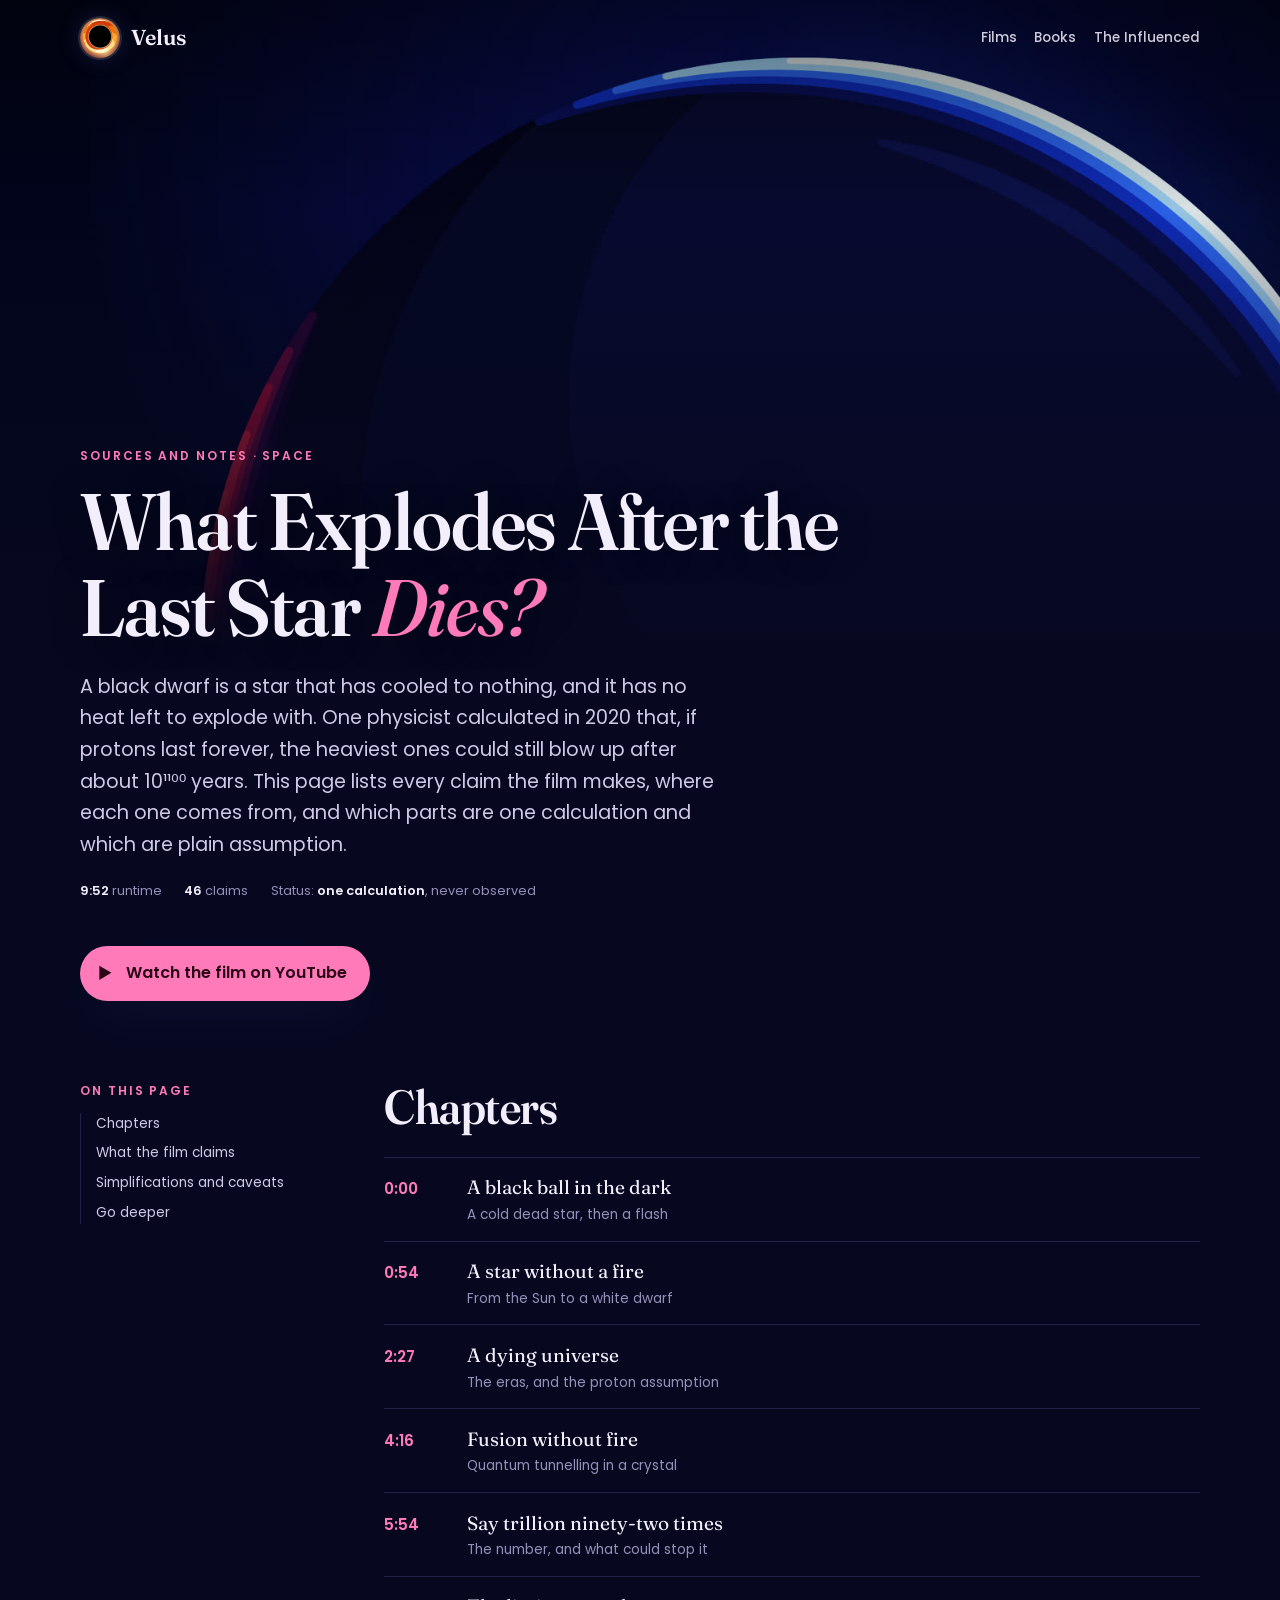
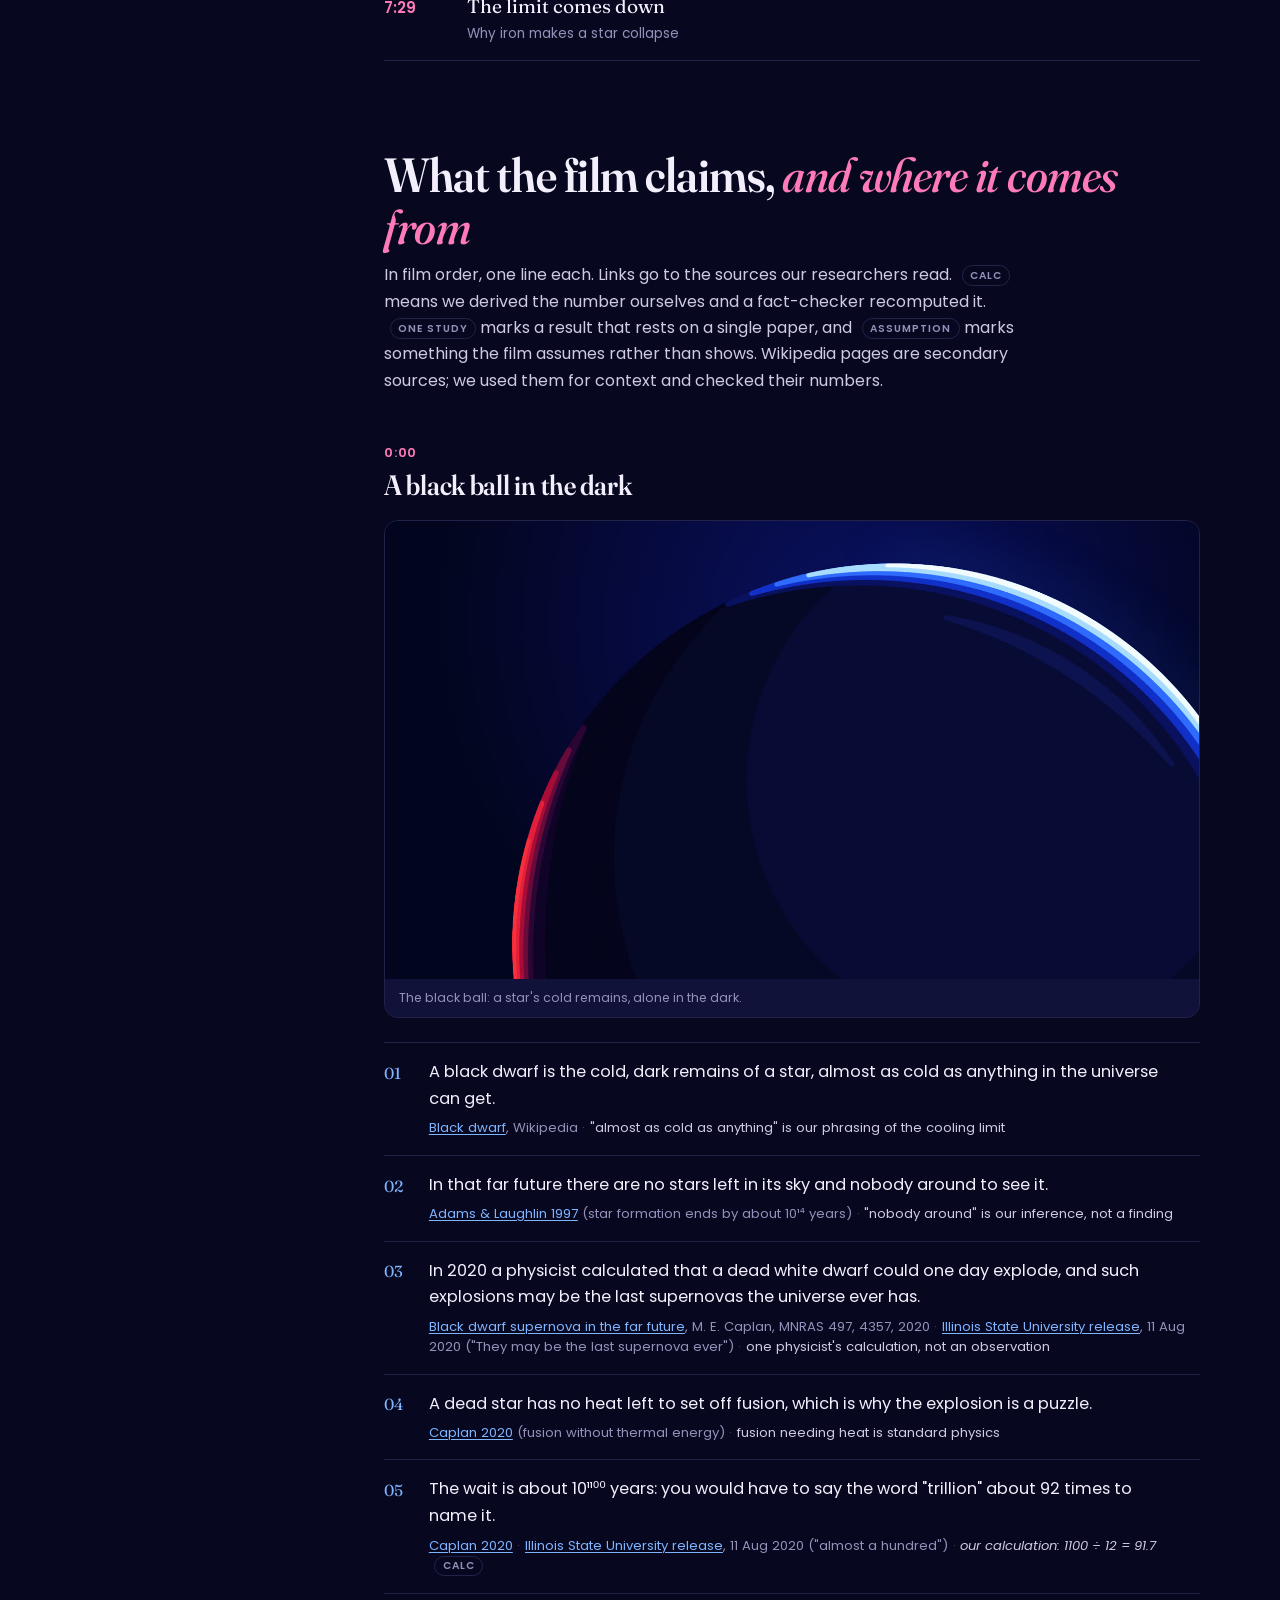
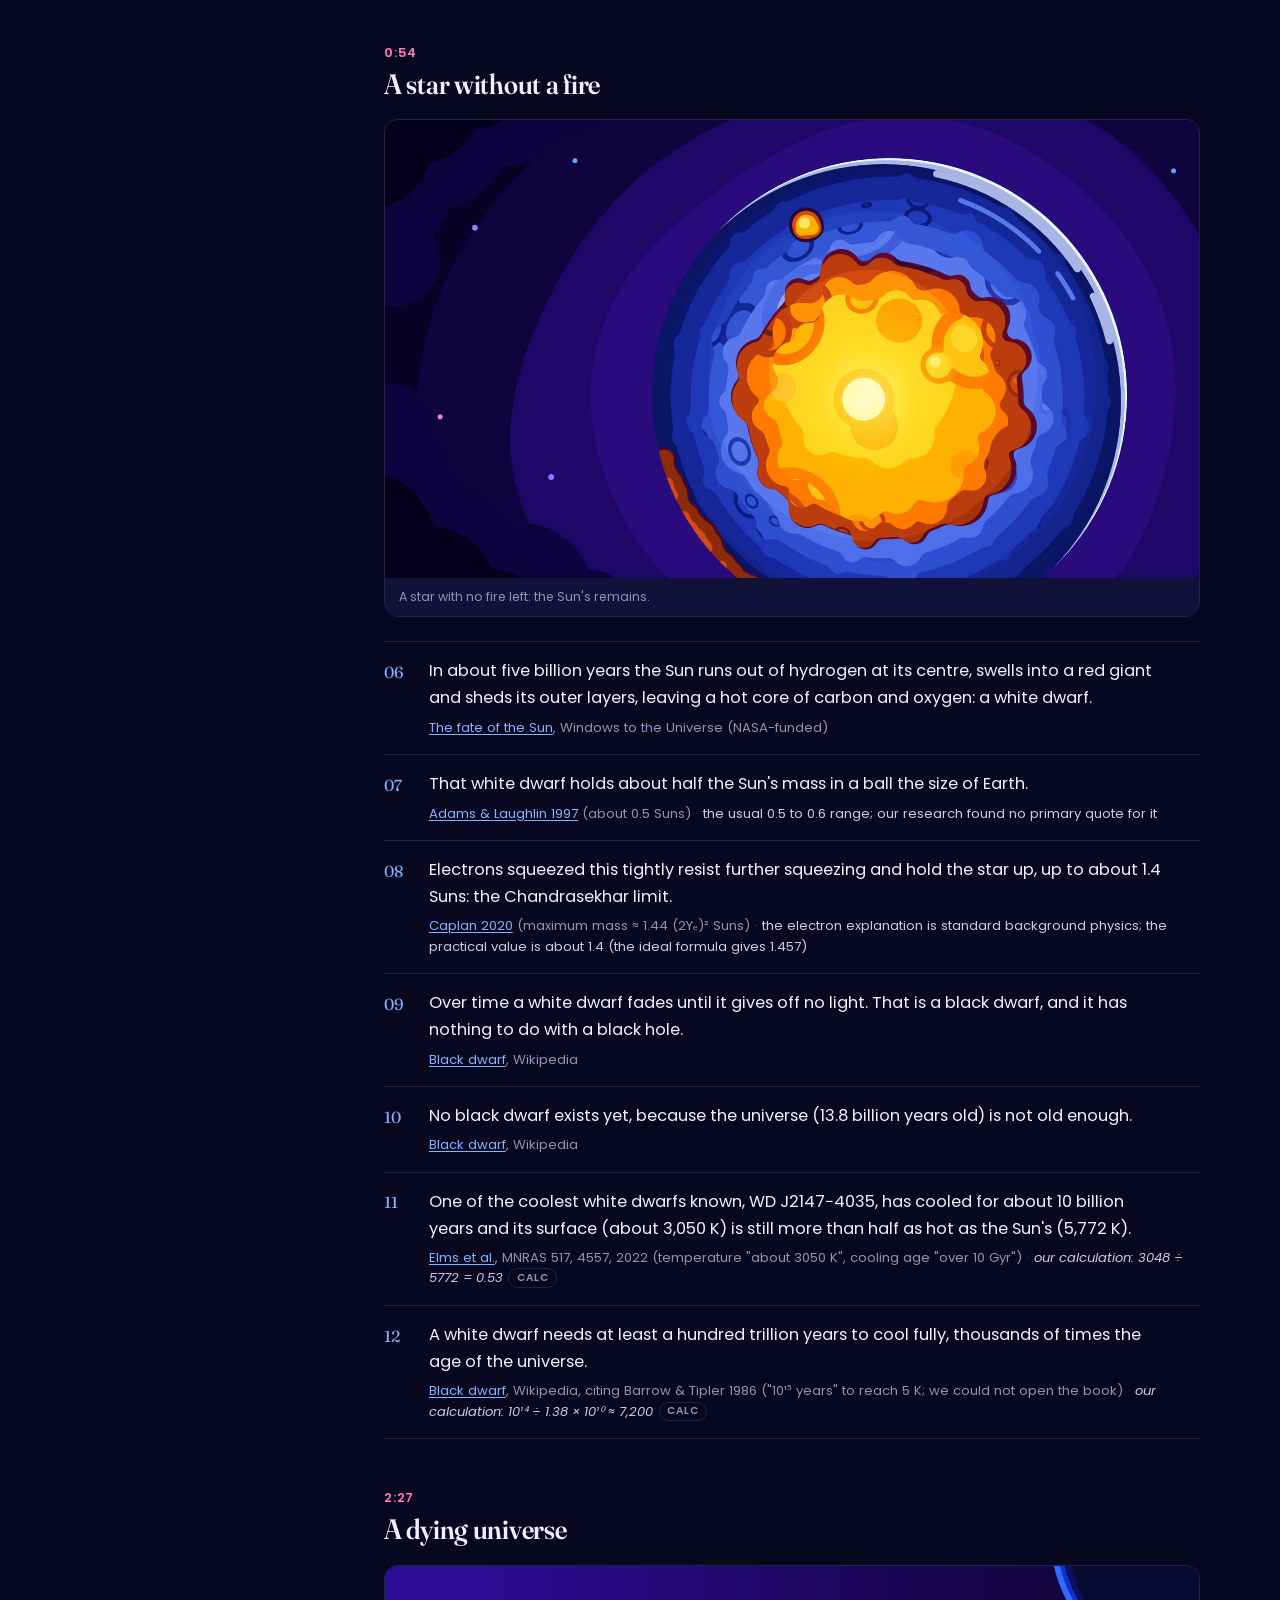
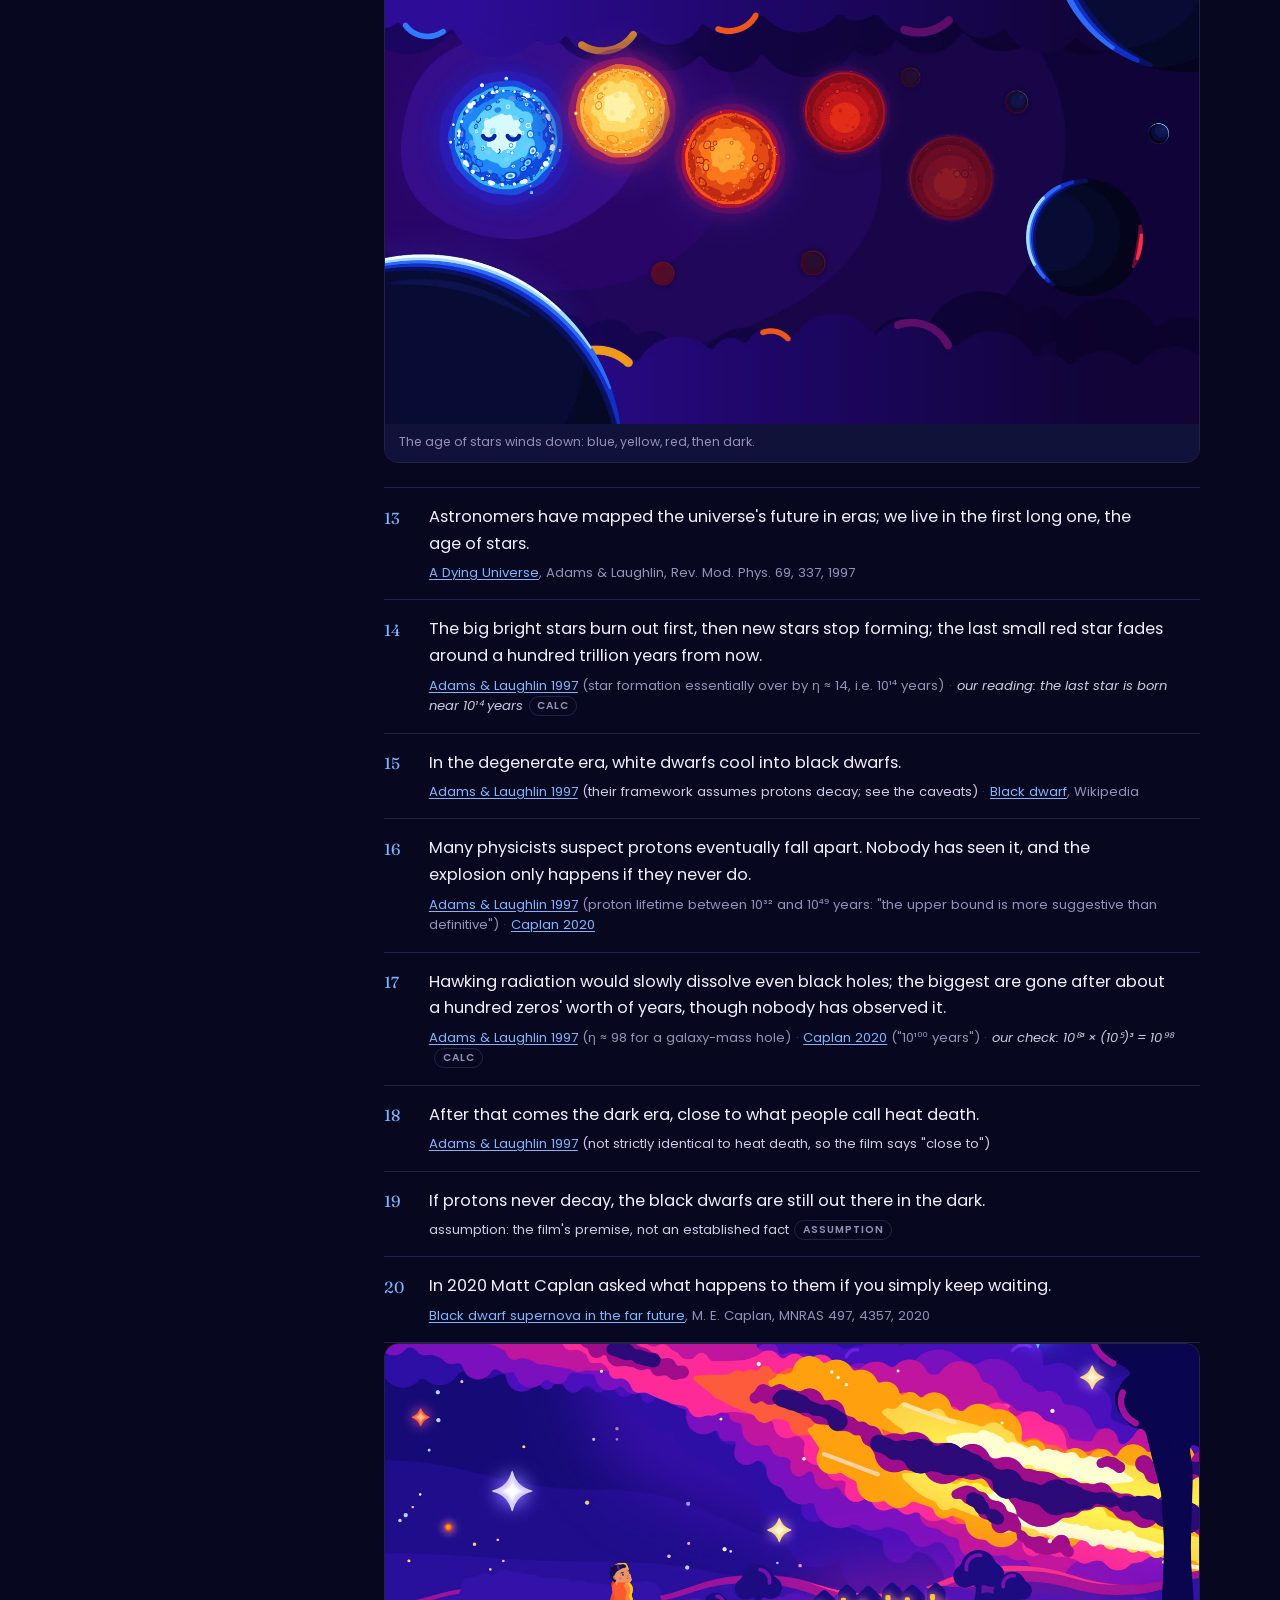
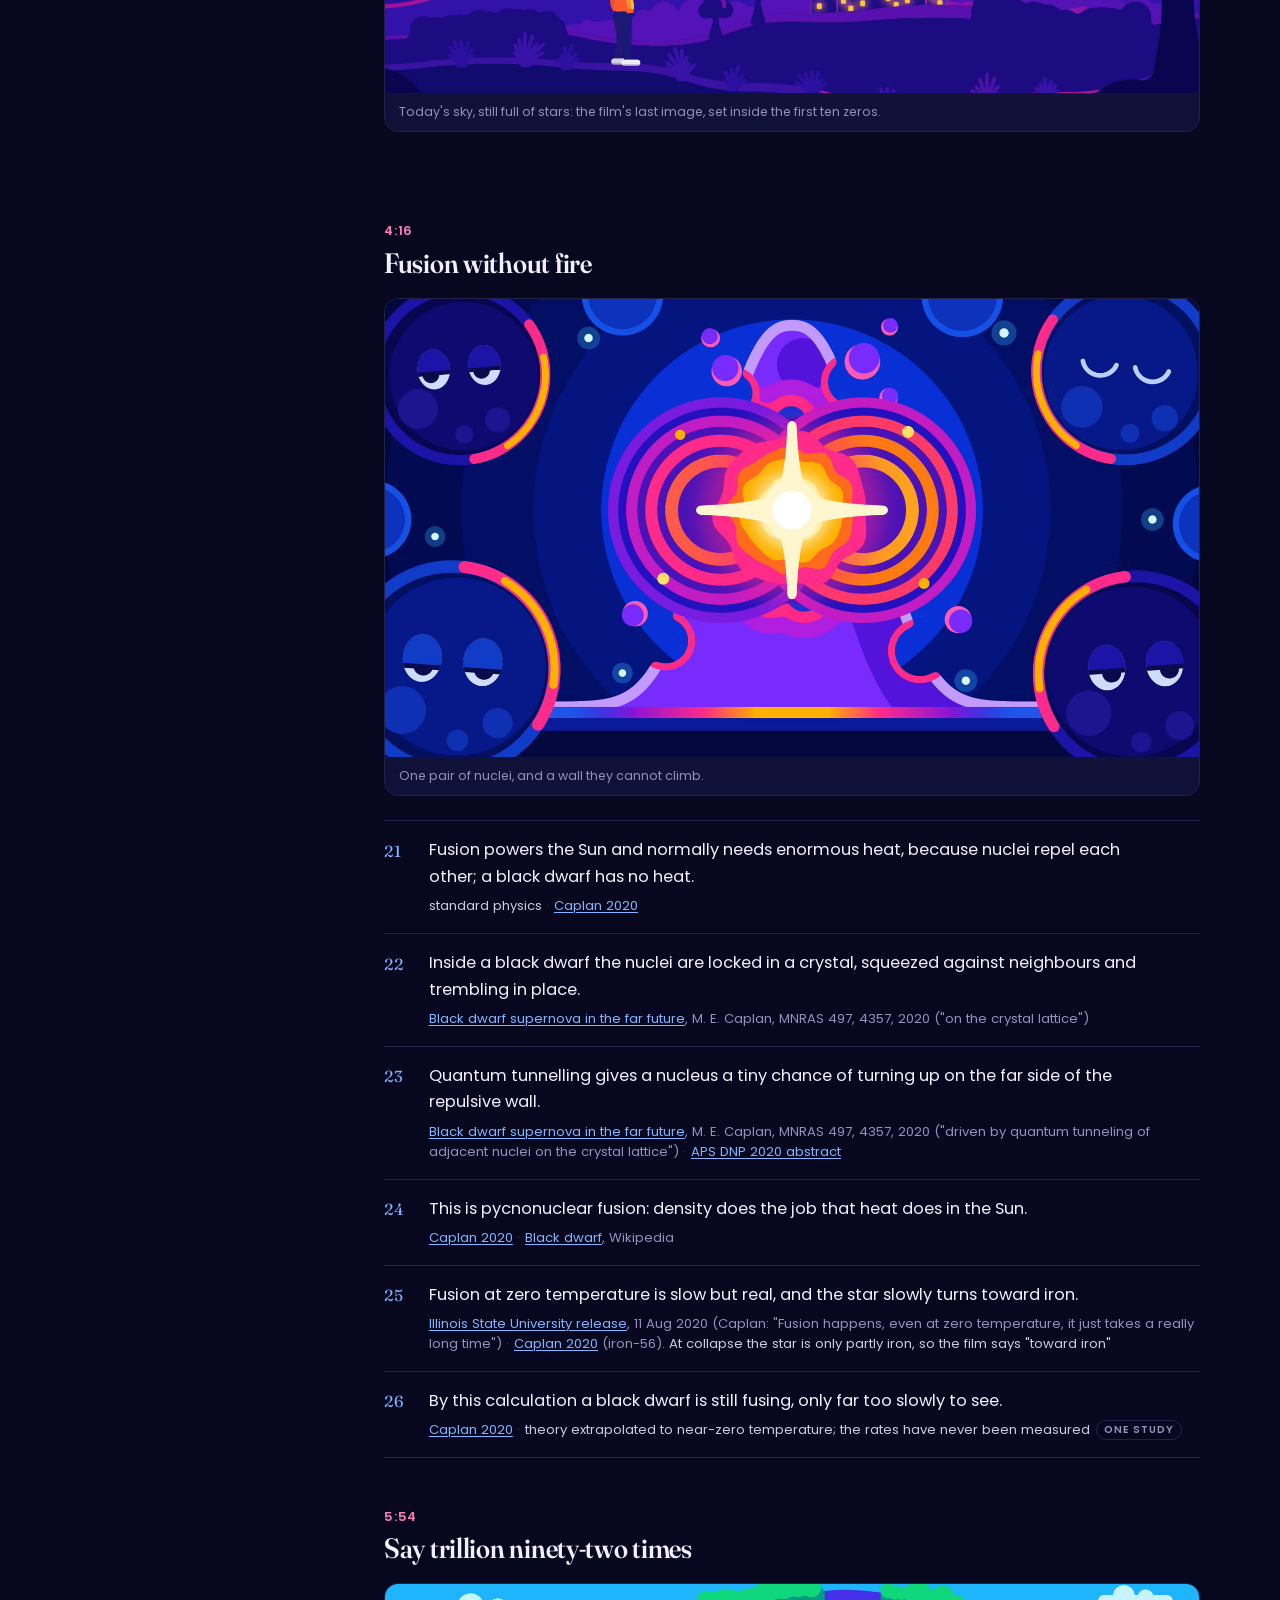
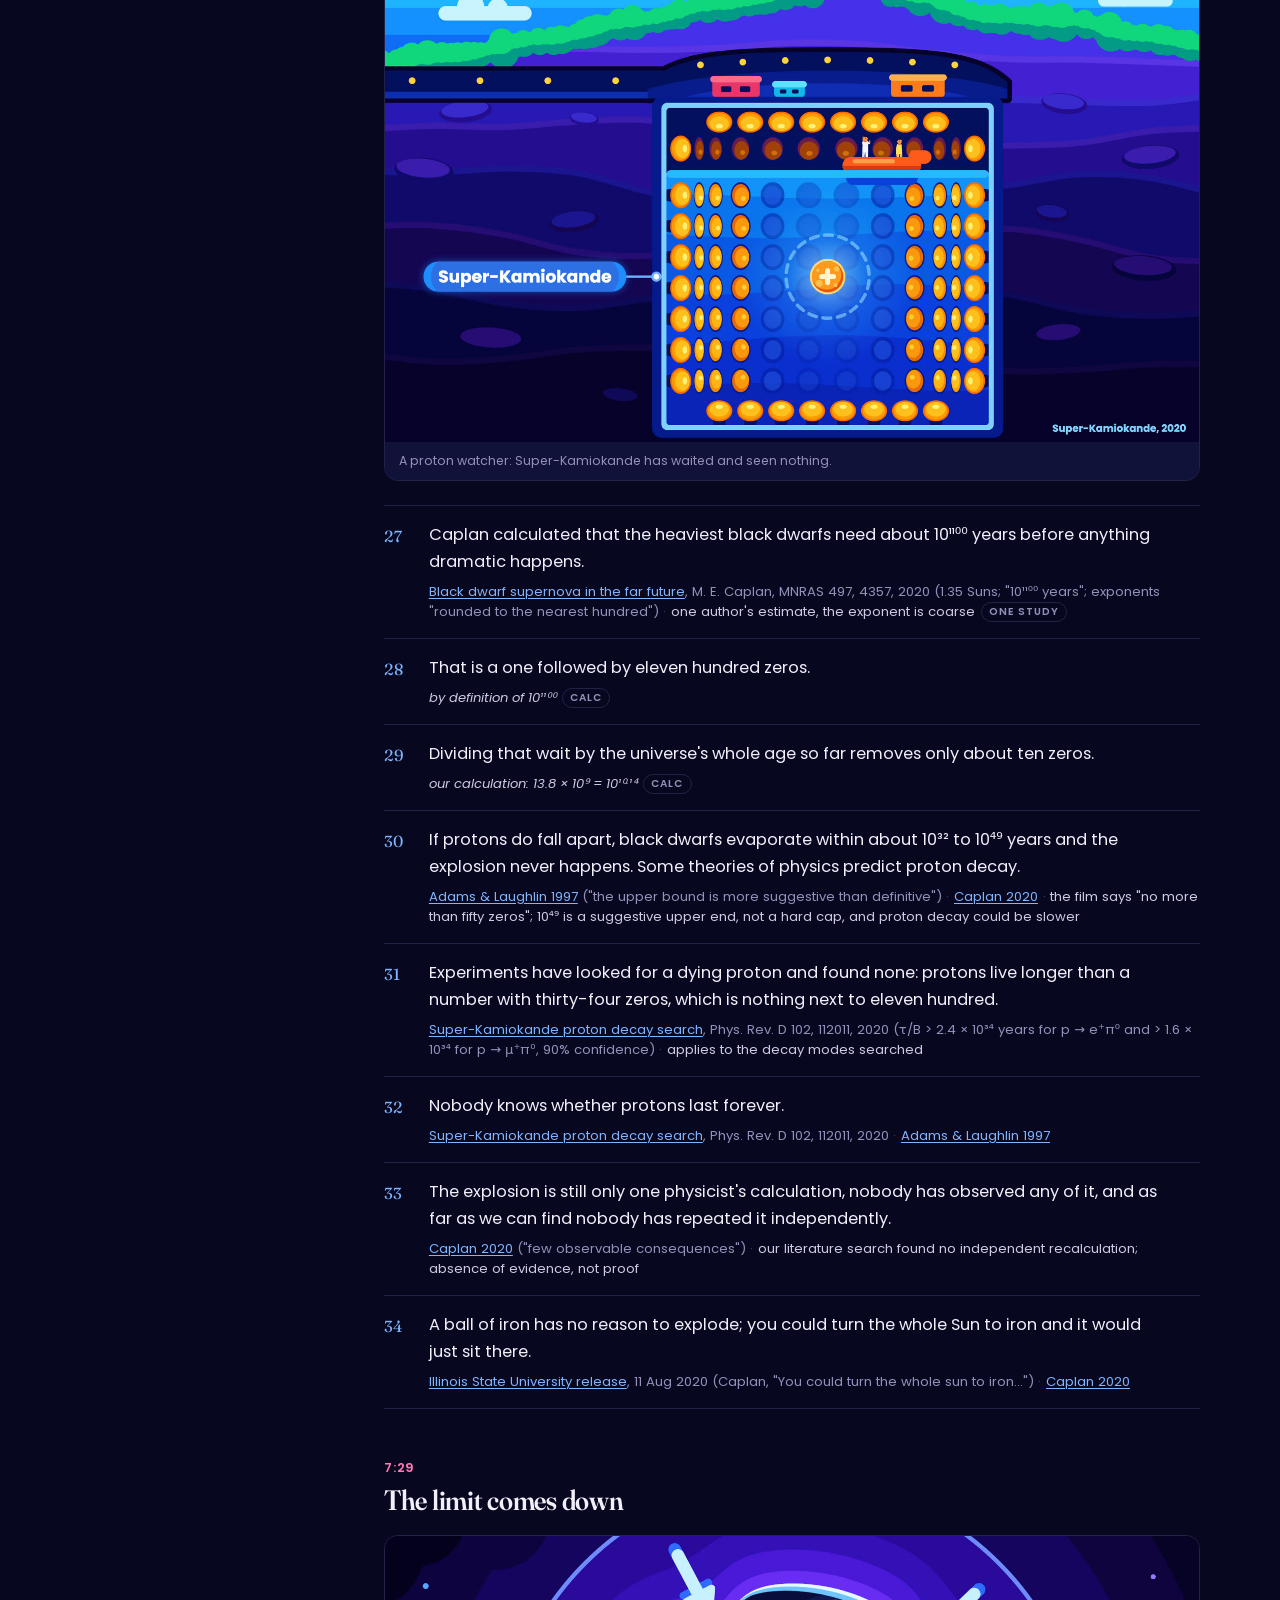
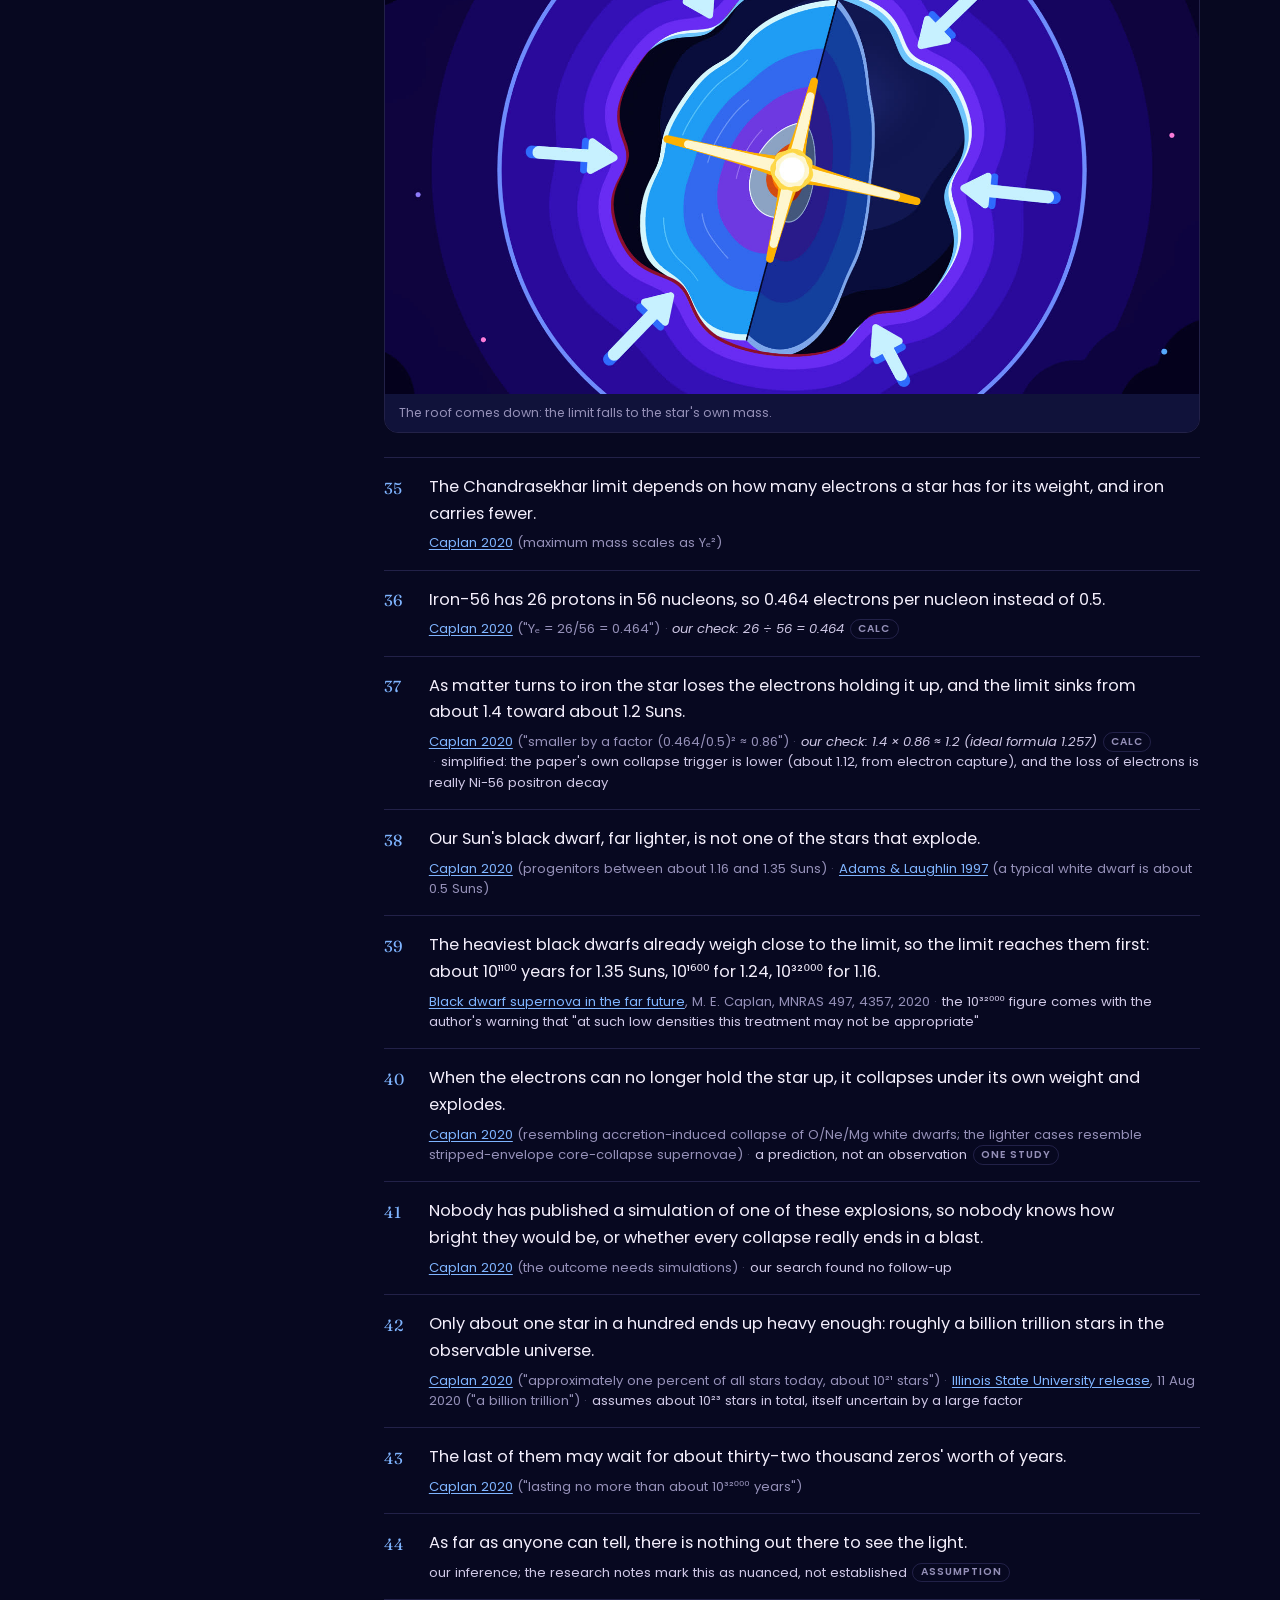
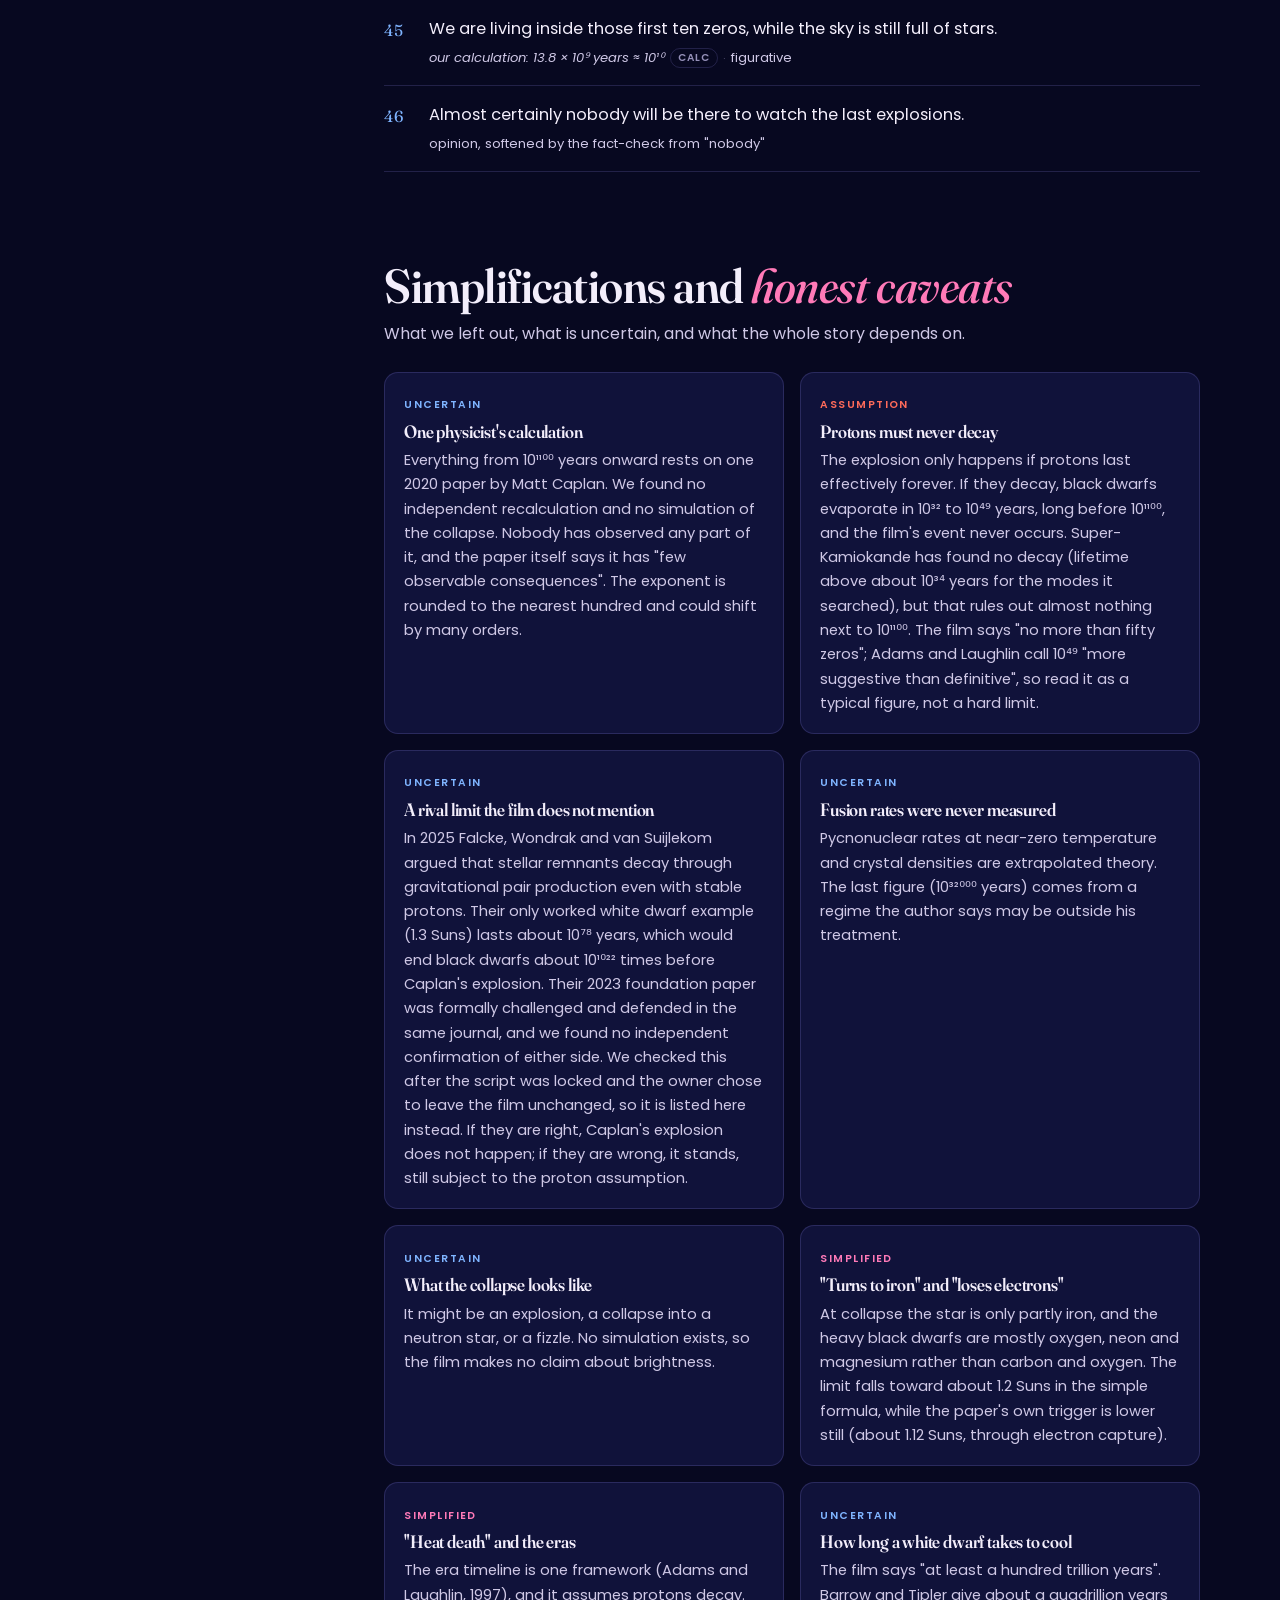
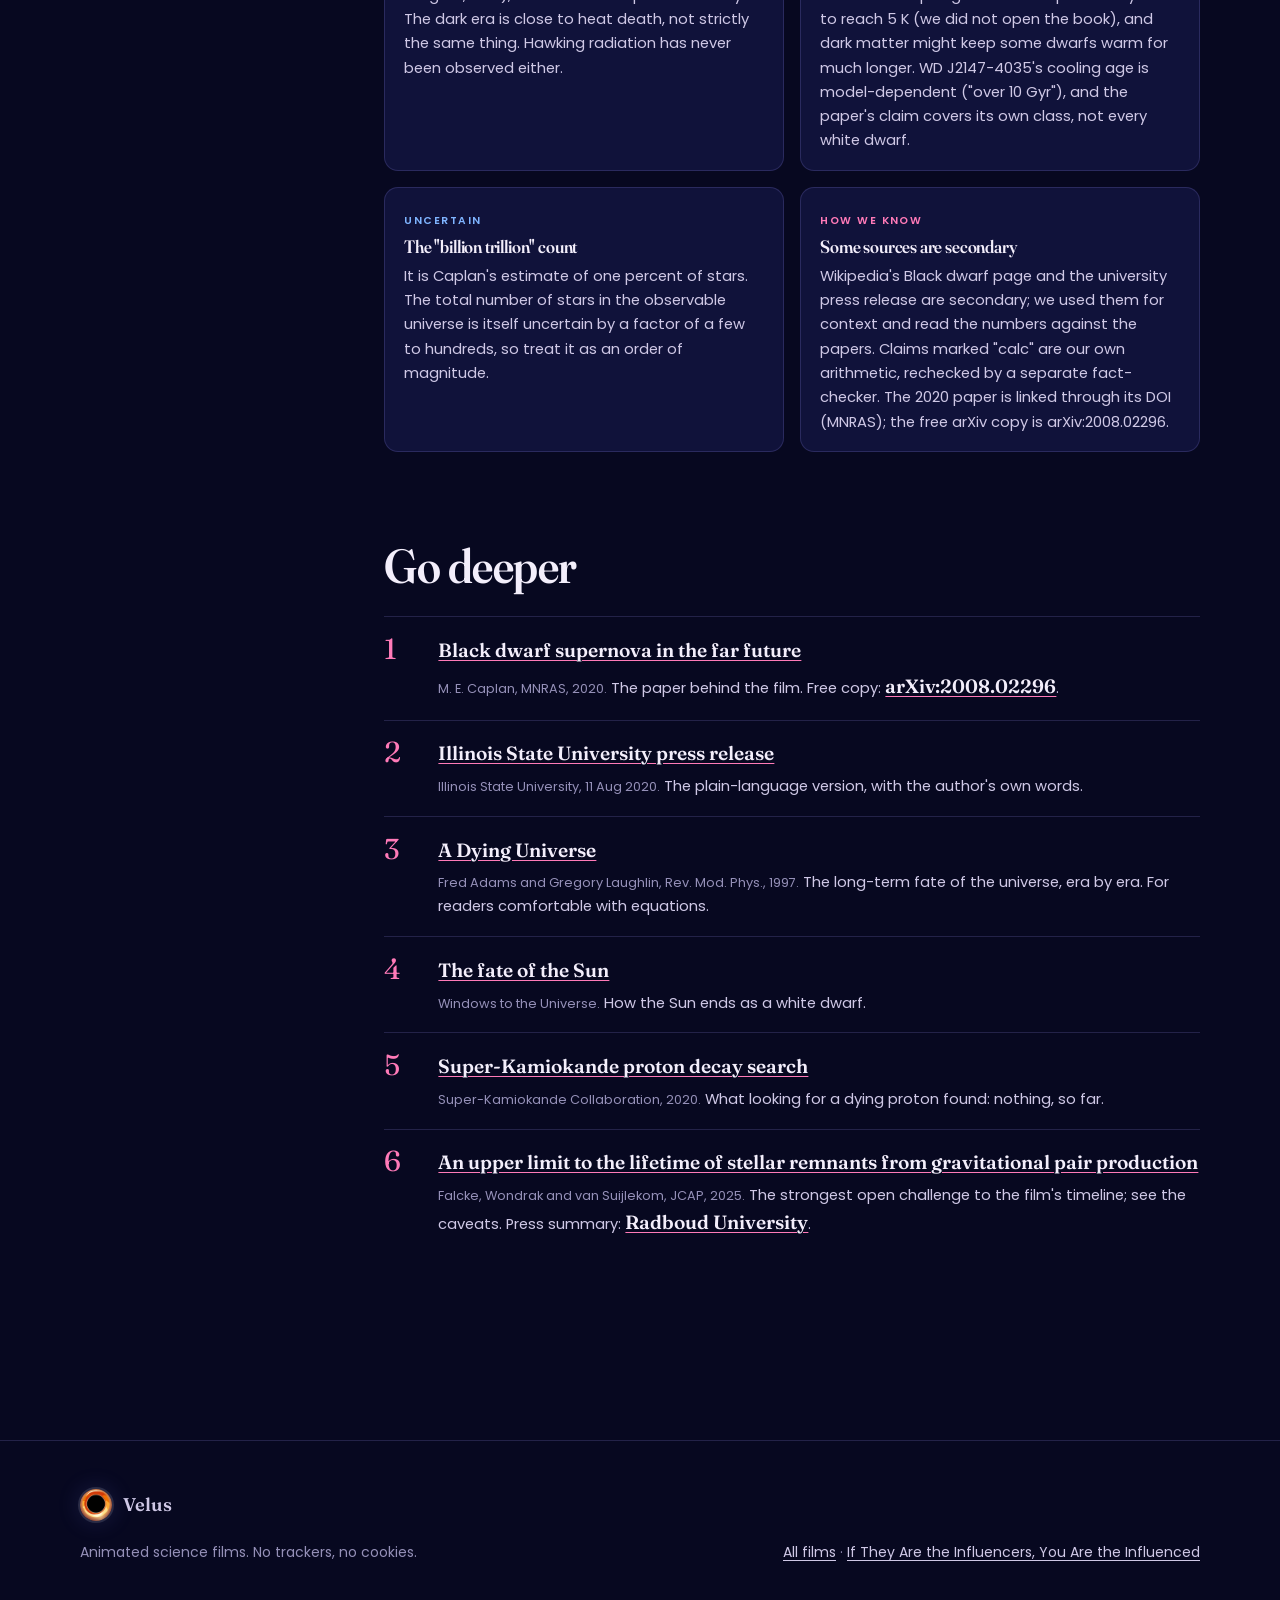
<file: black-dwarfs.html>
<!doctype html>
<html lang="en">
<head>
  <meta charset="utf-8">
  <meta name="viewport" content="width=device-width, initial-scale=1">
  <title>What Explodes After the Last Star Dies? Sources and notes</title>
  <meta name="description" content="Every claim in the film What Explodes After the Last Star Dies?, with its source, plus what we simplified and what nobody knows.">
  <meta name="theme-color" content="#070820">
  <link rel="icon" href="assets/img/avatar.jpg">
  <link rel="preconnect" href="https://fonts.googleapis.com">
  <link rel="preconnect" href="https://fonts.gstatic.com" crossorigin>
  <link rel="stylesheet" href="https://fonts.googleapis.com/css2?family=Fraunces:ital,opsz,wght@0,9..144,400..700;1,9..144,400..600&family=Poppins:wght@400;500;600&display=swap">
  <link rel="stylesheet" href="assets/css/site.css">
</head>
<body class="theme-bd">
  <a class="skip" href="#main">Skip to content</a>

  <header class="site-header">
    <div class="wrap">
      <a class="logo" href="index.html"><img src="assets/img/avatar.jpg" alt="" width="40" height="40"><span class="brand"></span></a>
      <nav class="nav" aria-label="Main">
        <a href="index.html#films">Films</a>
        <a href="books/index.html">Books</a>
        <a href="influenced.html" class="hide-s">The Influenced</a>
      </nav>
    </div>
  </header>

  <main id="main">
    <section class="film-hero" aria-labelledby="title">
      <div class="backdrop"><img src="assets/img/bd-hero.jpg" width="1600" height="900" alt="A huge dark sphere in a starless night sky, its rim catching a thin blue and red edge of light."></div>
      <div class="wrap">
        <div class="intro">
          <p class="kicker">Sources and notes · Space</p>
          <h1 id="title">What Explodes After the Last Star <em>Dies?</em></h1>
          <p class="summary">A black dwarf is a star that has cooled to nothing, and it has no heat left to explode with. One physicist calculated in 2020 that, if protons last forever, the heaviest ones could still blow up after about 10¹¹⁰⁰ years. This page lists every claim the film makes, where each one comes from, and which parts are one calculation and which are plain assumption.</p>
          <ul class="facts">
            <li><strong>9:52</strong> runtime</li>
            <li><strong>46</strong> claims</li>
            <li>Status: <strong>one calculation</strong>, never observed</li>
          </ul>
        </div>
        <a class="watch" href="https://youtu.be/uDBE3gwt_2s" target="_blank" rel="noopener"><svg viewBox="0 0 16 16" aria-hidden="true"><path fill="currentColor" d="M3 1.5v13l11-6.5z"/></svg><span>Watch the film on YouTube</span></a>
      </div>
    </section>

    <div class="wrap layout">
      <nav class="toc" aria-label="On this page">
        <p class="kicker">On this page</p>
        <ol>
          <li><a href="#chapters">Chapters</a></li>
          <li><a href="#claims">What the film claims</a></li>
          <li><a href="#caveats">Simplifications and caveats</a></li>
          <li><a href="#deeper">Go deeper</a></li>
        </ol>
      </nav>

      <div>
        <section class="block" id="chapters" aria-labelledby="chapters-h">
          <h2 id="chapters-h">Chapters</h2>
          <ol class="chapters">
            <li><time data-t="0" datetime="PT0M0S">0:00</time><span><span class="ch-title">A black ball in the dark</span><span class="ch-sub">A cold dead star, then a flash</span></span></li>
            <li><time data-t="54" datetime="PT0M54S">0:54</time><span><span class="ch-title">A star without a fire</span><span class="ch-sub">From the Sun to a white dwarf</span></span></li>
            <li><time data-t="147" datetime="PT2M27S">2:27</time><span><span class="ch-title">A dying universe</span><span class="ch-sub">The eras, and the proton assumption</span></span></li>
            <li><time data-t="256" datetime="PT4M16S">4:16</time><span><span class="ch-title">Fusion without fire</span><span class="ch-sub">Quantum tunnelling in a crystal</span></span></li>
            <li><time data-t="354" datetime="PT5M54S">5:54</time><span><span class="ch-title">Say trillion ninety-two times</span><span class="ch-sub">The number, and what could stop it</span></span></li>
            <li><time data-t="449" datetime="PT7M29S">7:29</time><span><span class="ch-title">The limit comes down</span><span class="ch-sub">Why iron makes a star collapse</span></span></li>
          </ol>
        </section>

        <section class="block" id="claims" aria-labelledby="claims-h">
          <h2 id="claims-h">What the film claims, <em>and where it comes from</em></h2>
          <p class="note">In film order, one line each. Links go to the sources our researchers read. <span class="badge">calc</span> means we derived the number ourselves and a fact-checker recomputed it. <span class="badge">one study</span> marks a result that rests on a single paper, and <span class="badge">assumption</span> marks something the film assumes rather than shows. Wikipedia pages are secondary sources; we used them for context and checked their numbers.</p>

          <article class="chapter-claims" aria-labelledby="c0">
            <header><span class="ts">0:00</span><h3 id="c0">A black ball in the dark</h3></header>
            <figure class="frame"><img src="assets/img/bd-hero.jpg" width="1600" height="900" loading="lazy" alt="A huge dark sphere in a starless night sky, its rim catching a thin blue and red edge of light."><figcaption>The black ball: a star's cold remains, alone in the dark.</figcaption></figure>
            <ol class="claims" style="--start:0">
              <li><p class="c">A black dwarf is the cold, dark remains of a star, almost as cold as anything in the universe can get.</p>
                <p class="src"><a href="https://en.wikipedia.org/wiki/Black_dwarf">Black dwarf</a>, Wikipedia<span class="sep">·</span><span class="nolink">"almost as cold as anything" is our phrasing of the cooling limit</span></p></li>
              <li><p class="c">In that far future there are no stars left in its sky and nobody around to see it.</p>
                <p class="src"><a href="https://arxiv.org/abs/astro-ph/9701131">Adams &amp; Laughlin 1997</a> (star formation ends by about 10¹⁴ years)<span class="sep">·</span><span class="nolink">"nobody around" is our inference, not a finding</span></p></li>
              <li><p class="c">In 2020 a physicist calculated that a dead white dwarf could one day explode, and such explosions may be the last supernovas the universe ever has.</p>
                <p class="src"><a href="https://doi.org/10.1093/mnras/staa2262">Black dwarf supernova in the far future</a>, M. E. Caplan, MNRAS 497, 4357, 2020<span class="sep">·</span><a href="https://news.illinoisstate.edu/?p=57720">Illinois State University release</a>, 11 Aug 2020 ("They may be the last supernova ever")<span class="sep">·</span><span class="nolink">one physicist's calculation, not an observation</span></p></li>
              <li><p class="c">A dead star has no heat left to set off fusion, which is why the explosion is a puzzle.</p>
                <p class="src"><a href="https://doi.org/10.1093/mnras/staa2262">Caplan 2020</a> (fusion without thermal energy)<span class="sep">·</span><span class="nolink">fusion needing heat is standard physics</span></p></li>
              <li><p class="c">The wait is about 10¹¹⁰⁰ years: you would have to say the word "trillion" about 92 times to name it.</p>
                <p class="src"><a href="https://doi.org/10.1093/mnras/staa2262">Caplan 2020</a><span class="sep">·</span><a href="https://news.illinoisstate.edu/?p=57720">Illinois State University release</a>, 11 Aug 2020 ("almost a hundred")<span class="sep">·</span><span class="calc">our calculation: 1100 ÷ 12 = 91.7</span><span class="badge">calc</span></p></li>
            </ol>
          </article>

          <article class="chapter-claims" aria-labelledby="c1">
            <header><span class="ts">0:54</span><h3 id="c1">A star without a fire</h3></header>
            <figure class="frame"><img src="assets/img/bd-sun.jpg" width="1600" height="900" loading="lazy" alt="A glowing golden star-like sphere in a blue shell against a dark purple sky."><figcaption>A star with no fire left: the Sun's remains.</figcaption></figure>
            <ol class="claims" style="--start:5">
              <li><p class="c">In about five billion years the Sun runs out of hydrogen at its centre, swells into a red giant and sheds its outer layers, leaving a hot core of carbon and oxygen: a white dwarf.</p>
                <p class="src"><a href="https://windows2universe.org/sun/fate.html">The fate of the Sun</a>, Windows to the Universe (NASA-funded)</p></li>
              <li><p class="c">That white dwarf holds about half the Sun's mass in a ball the size of Earth.</p>
                <p class="src"><a href="https://arxiv.org/abs/astro-ph/9701131">Adams &amp; Laughlin 1997</a> (about 0.5 Suns)<span class="sep">·</span><span class="nolink">the usual 0.5 to 0.6 range; our research found no primary quote for it</span></p></li>
              <li><p class="c">Electrons squeezed this tightly resist further squeezing and hold the star up, up to about 1.4 Suns: the Chandrasekhar limit.</p>
                <p class="src"><a href="https://doi.org/10.1093/mnras/staa2262">Caplan 2020</a> (maximum mass ≈ 1.44 (2Yₑ)² Suns)<span class="sep">·</span><span class="nolink">the electron explanation is standard background physics; the practical value is about 1.4 (the ideal formula gives 1.457)</span></p></li>
              <li><p class="c">Over time a white dwarf fades until it gives off no light. That is a black dwarf, and it has nothing to do with a black hole.</p>
                <p class="src"><a href="https://en.wikipedia.org/wiki/Black_dwarf">Black dwarf</a>, Wikipedia</p></li>
              <li><p class="c">No black dwarf exists yet, because the universe (13.8 billion years old) is not old enough.</p>
                <p class="src"><a href="https://en.wikipedia.org/wiki/Black_dwarf">Black dwarf</a>, Wikipedia</p></li>
              <li><p class="c">One of the coolest white dwarfs known, WD J2147−4035, has cooled for about 10 billion years and its surface (about 3,050 K) is still more than half as hot as the Sun's (5,772 K).</p>
                <p class="src"><a href="https://wrap.warwick.ac.uk/171174">Elms et al.</a>, MNRAS 517, 4557, 2022 (temperature "about 3050 K", cooling age "over 10 Gyr")<span class="sep">·</span><span class="calc">our calculation: 3048 ÷ 5772 = 0.53</span><span class="badge">calc</span></p></li>
              <li><p class="c">A white dwarf needs at least a hundred trillion years to cool fully, thousands of times the age of the universe.</p>
                <p class="src"><a href="https://en.wikipedia.org/wiki/Black_dwarf">Black dwarf</a>, Wikipedia, citing Barrow &amp; Tipler 1986 ("10¹⁵ years" to reach 5 K; we could not open the book)<span class="sep">·</span><span class="calc">our calculation: 10¹⁴ ÷ 1.38 × 10¹⁰ ≈ 7,200</span><span class="badge">calc</span></p></li>
            </ol>
          </article>

          <article class="chapter-claims" aria-labelledby="c2">
            <header><span class="ts">2:27</span><h3 id="c2">A dying universe</h3></header>
            <figure class="frame"><img src="assets/img/bd-eras.jpg" width="1600" height="900" loading="lazy" alt="A row of stars from blue to red to nearly dark, with dark spheres at the edges of a purple sky."><figcaption>The age of stars winds down: blue, yellow, red, then dark.</figcaption></figure>
            <ol class="claims" style="--start:12">
              <li><p class="c">Astronomers have mapped the universe's future in eras; we live in the first long one, the age of stars.</p>
                <p class="src"><a href="https://arxiv.org/abs/astro-ph/9701131">A Dying Universe</a>, Adams &amp; Laughlin, Rev. Mod. Phys. 69, 337, 1997</p></li>
              <li><p class="c">The big bright stars burn out first, then new stars stop forming; the last small red star fades around a hundred trillion years from now.</p>
                <p class="src"><a href="https://arxiv.org/abs/astro-ph/9701131">Adams &amp; Laughlin 1997</a> (star formation essentially over by η ≈ 14, i.e. 10¹⁴ years)<span class="sep">·</span><span class="calc">our reading: the last star is born near 10¹⁴ years</span><span class="badge">calc</span></p></li>
              <li><p class="c">In the degenerate era, white dwarfs cool into black dwarfs.</p>
                <p class="src"><a href="https://arxiv.org/abs/astro-ph/9701131">Adams &amp; Laughlin 1997</a> <span class="nolink">(their framework assumes protons decay; see the caveats)</span><span class="sep">·</span><a href="https://en.wikipedia.org/wiki/Black_dwarf">Black dwarf</a>, Wikipedia</p></li>
              <li><p class="c">Many physicists suspect protons eventually fall apart. Nobody has seen it, and the explosion only happens if they never do.</p>
                <p class="src"><a href="https://arxiv.org/abs/astro-ph/9701131">Adams &amp; Laughlin 1997</a> (proton lifetime between 10³² and 10⁴⁹ years: "the upper bound is more suggestive than definitive")<span class="sep">·</span><a href="https://doi.org/10.1093/mnras/staa2262">Caplan 2020</a></p></li>
              <li><p class="c">Hawking radiation would slowly dissolve even black holes; the biggest are gone after about a hundred zeros' worth of years, though nobody has observed it.</p>
                <p class="src"><a href="https://arxiv.org/abs/astro-ph/9701131">Adams &amp; Laughlin 1997</a> (η ≈ 98 for a galaxy-mass hole)<span class="sep">·</span><a href="https://doi.org/10.1093/mnras/staa2262">Caplan 2020</a> ("10¹⁰⁰ years")<span class="sep">·</span><span class="calc">our check: 10⁸³ × (10⁵)³ = 10⁹⁸</span><span class="badge">calc</span></p></li>
              <li><p class="c">After that comes the dark era, close to what people call heat death.</p>
                <p class="src"><a href="https://arxiv.org/abs/astro-ph/9701131">Adams &amp; Laughlin 1997</a> <span class="nolink">(not strictly identical to heat death, so the film says "close to")</span></p></li>
              <li><p class="c">If protons never decay, the black dwarfs are still out there in the dark.</p>
                <p class="src"><span class="nolink">assumption: the film's premise, not an established fact</span><span class="badge">assumption</span></p></li>
              <li><p class="c">In 2020 Matt Caplan asked what happens to them if you simply keep waiting.</p>
                <p class="src"><a href="https://doi.org/10.1093/mnras/staa2262">Black dwarf supernova in the far future</a>, M. E. Caplan, MNRAS 497, 4357, 2020</p></li>
            </ol>
          </article>

          <figure class="pull"><img src="assets/img/bd-ending.jpg" width="1600" height="900" loading="lazy" alt="A tiny person stands on a dark hillside under a sky streaked with pink and gold, with bright stars above."><figcaption>Today's sky, still full of stars: the film's last image, set inside the first ten zeros.</figcaption></figure>

          <article class="chapter-claims" aria-labelledby="c3">
            <header><span class="ts">4:16</span><h3 id="c3">Fusion without fire</h3></header>
            <figure class="frame"><img src="assets/img/bd-tunnel.jpg" width="1600" height="900" loading="lazy" alt="Two glowing nuclei with faces on either side of a purple barrier, with sleepy dark spheres around them."><figcaption>One pair of nuclei, and a wall they cannot climb.</figcaption></figure>
            <ol class="claims" style="--start:20">
              <li><p class="c">Fusion powers the Sun and normally needs enormous heat, because nuclei repel each other; a black dwarf has no heat.</p>
                <p class="src"><span class="nolink">standard physics</span><span class="sep">·</span><a href="https://doi.org/10.1093/mnras/staa2262">Caplan 2020</a></p></li>
              <li><p class="c">Inside a black dwarf the nuclei are locked in a crystal, squeezed against neighbours and trembling in place.</p>
                <p class="src"><a href="https://doi.org/10.1093/mnras/staa2262">Black dwarf supernova in the far future</a>, M. E. Caplan, MNRAS 497, 4357, 2020 ("on the crystal lattice")</p></li>
              <li><p class="c">Quantum tunnelling gives a nucleus a tiny chance of turning up on the far side of the repulsive wall.</p>
                <p class="src"><a href="https://doi.org/10.1093/mnras/staa2262">Black dwarf supernova in the far future</a>, M. E. Caplan, MNRAS 497, 4357, 2020 ("driven by quantum tunneling of adjacent nuclei on the crystal lattice")<span class="sep">·</span><a href="https://archive.aps.org/dnp/2020/md/9">APS DNP 2020 abstract</a></p></li>
              <li><p class="c">This is pycnonuclear fusion: density does the job that heat does in the Sun.</p>
                <p class="src"><a href="https://doi.org/10.1093/mnras/staa2262">Caplan 2020</a><span class="sep">·</span><a href="https://en.wikipedia.org/wiki/Black_dwarf">Black dwarf</a>, Wikipedia</p></li>
              <li><p class="c">Fusion at zero temperature is slow but real, and the star slowly turns toward iron.</p>
                <p class="src"><a href="https://news.illinoisstate.edu/?p=57720">Illinois State University release</a>, 11 Aug 2020 (Caplan: "Fusion happens, even at zero temperature, it just takes a really long time")<span class="sep">·</span><a href="https://doi.org/10.1093/mnras/staa2262">Caplan 2020</a> (iron-56). <span class="nolink">At collapse the star is only partly iron, so the film says "toward iron"</span></p></li>
              <li><p class="c">By this calculation a black dwarf is still fusing, only far too slowly to see.</p>
                <p class="src"><a href="https://doi.org/10.1093/mnras/staa2262">Caplan 2020</a><span class="sep">·</span><span class="nolink">theory extrapolated to near-zero temperature; the rates have never been measured</span><span class="badge">one study</span></p></li>
            </ol>
          </article>

          <article class="chapter-claims" aria-labelledby="c4">
            <header><span class="ts">5:54</span><h3 id="c4">Say trillion ninety-two times</h3></header>
            <figure class="frame"><img src="assets/img/bd-proton.jpg" width="1600" height="900" loading="lazy" alt="A cutaway of a water tank lined with golden detectors, labelled Super-Kamiokande, with a small boat on the surface."><figcaption>A proton watcher: Super-Kamiokande has waited and seen nothing.</figcaption></figure>
            <ol class="claims" style="--start:26">
              <li><p class="c">Caplan calculated that the heaviest black dwarfs need about 10¹¹⁰⁰ years before anything dramatic happens.</p>
                <p class="src"><a href="https://doi.org/10.1093/mnras/staa2262">Black dwarf supernova in the far future</a>, M. E. Caplan, MNRAS 497, 4357, 2020 (1.35 Suns; "10¹¹⁰⁰ years"; exponents "rounded to the nearest hundred")<span class="sep">·</span><span class="nolink">one author's estimate, the exponent is coarse</span><span class="badge">one study</span></p></li>
              <li><p class="c">That is a one followed by eleven hundred zeros.</p>
                <p class="src"><span class="calc">by definition of 10¹¹⁰⁰</span><span class="badge">calc</span></p></li>
              <li><p class="c">Dividing that wait by the universe's whole age so far removes only about ten zeros.</p>
                <p class="src"><span class="calc">our calculation: 13.8 × 10⁹ = 10¹⁰·¹⁴</span><span class="badge">calc</span></p></li>
              <li><p class="c">If protons do fall apart, black dwarfs evaporate within about 10³² to 10⁴⁹ years and the explosion never happens. Some theories of physics predict proton decay.</p>
                <p class="src"><a href="https://arxiv.org/abs/astro-ph/9701131">Adams &amp; Laughlin 1997</a> ("the upper bound is more suggestive than definitive")<span class="sep">·</span><a href="https://doi.org/10.1093/mnras/staa2262">Caplan 2020</a><span class="sep">·</span><span class="nolink">the film says "no more than fifty zeros"; 10⁴⁹ is a suggestive upper end, not a hard cap, and proton decay could be slower</span></p></li>
              <li><p class="c">Experiments have looked for a dying proton and found none: protons live longer than a number with thirty-four zeros, which is nothing next to eleven hundred.</p>
                <p class="src"><a href="https://arxiv.org/abs/2010.16098">Super-Kamiokande proton decay search</a>, Phys. Rev. D 102, 112011, 2020 (τ/B > 2.4 × 10³⁴ years for p → e⁺π⁰ and > 1.6 × 10³⁴ for p → μ⁺π⁰, 90% confidence)<span class="sep">·</span><span class="nolink">applies to the decay modes searched</span></p></li>
              <li><p class="c">Nobody knows whether protons last forever.</p>
                <p class="src"><a href="https://arxiv.org/abs/2010.16098">Super-Kamiokande proton decay search</a>, Phys. Rev. D 102, 112011, 2020<span class="sep">·</span><a href="https://arxiv.org/abs/astro-ph/9701131">Adams &amp; Laughlin 1997</a></p></li>
              <li><p class="c">The explosion is still only one physicist's calculation, nobody has observed any of it, and as far as we can find nobody has repeated it independently.</p>
                <p class="src"><a href="https://doi.org/10.1093/mnras/staa2262">Caplan 2020</a> ("few observable consequences")<span class="sep">·</span><span class="nolink">our literature search found no independent recalculation; absence of evidence, not proof</span></p></li>
              <li><p class="c">A ball of iron has no reason to explode; you could turn the whole Sun to iron and it would just sit there.</p>
                <p class="src"><a href="https://news.illinoisstate.edu/?p=57720">Illinois State University release</a>, 11 Aug 2020 (Caplan, "You could turn the whole sun to iron…")<span class="sep">·</span><a href="https://doi.org/10.1093/mnras/staa2262">Caplan 2020</a></p></li>
            </ol>
          </article>

          <article class="chapter-claims" aria-labelledby="c5">
            <header><span class="ts">7:29</span><h3 id="c5">The limit comes down</h3></header>
            <figure class="frame"><img src="assets/img/bd-collapse.jpg" width="1600" height="900" loading="lazy" alt="A glowing white-hot point at the centre of bright streaming bands of pink, orange and blue, with sleepy faces around it."><figcaption>The roof comes down: the limit falls to the star's own mass.</figcaption></figure>
            <ol class="claims" style="--start:34">
              <li><p class="c">The Chandrasekhar limit depends on how many electrons a star has for its weight, and iron carries fewer.</p>
                <p class="src"><a href="https://doi.org/10.1093/mnras/staa2262">Caplan 2020</a> (maximum mass scales as Yₑ²)</p></li>
              <li><p class="c">Iron-56 has 26 protons in 56 nucleons, so 0.464 electrons per nucleon instead of 0.5.</p>
                <p class="src"><a href="https://doi.org/10.1093/mnras/staa2262">Caplan 2020</a> ("Yₑ = 26/56 = 0.464")<span class="sep">·</span><span class="calc">our check: 26 ÷ 56 = 0.464</span><span class="badge">calc</span></p></li>
              <li><p class="c">As matter turns to iron the star loses the electrons holding it up, and the limit sinks from about 1.4 toward about 1.2 Suns.</p>
                <p class="src"><a href="https://doi.org/10.1093/mnras/staa2262">Caplan 2020</a> ("smaller by a factor (0.464/0.5)² ≈ 0.86")<span class="sep">·</span><span class="calc">our check: 1.4 × 0.86 ≈ 1.2 (ideal formula 1.257)</span><span class="badge">calc</span><span class="sep">·</span><span class="nolink">simplified: the paper's own collapse trigger is lower (about 1.12, from electron capture), and the loss of electrons is really Ni-56 positron decay</span></p></li>
              <li><p class="c">Our Sun's black dwarf, far lighter, is not one of the stars that explode.</p>
                <p class="src"><a href="https://doi.org/10.1093/mnras/staa2262">Caplan 2020</a> (progenitors between about 1.16 and 1.35 Suns)<span class="sep">·</span><a href="https://arxiv.org/abs/astro-ph/9701131">Adams &amp; Laughlin 1997</a> (a typical white dwarf is about 0.5 Suns)</p></li>
              <li><p class="c">The heaviest black dwarfs already weigh close to the limit, so the limit reaches them first: about 10¹¹⁰⁰ years for 1.35 Suns, 10¹⁶⁰⁰ for 1.24, 10³²⁰⁰⁰ for 1.16.</p>
                <p class="src"><a href="https://doi.org/10.1093/mnras/staa2262">Black dwarf supernova in the far future</a>, M. E. Caplan, MNRAS 497, 4357, 2020<span class="sep">·</span><span class="nolink">the 10³²⁰⁰⁰ figure comes with the author's warning that "at such low densities this treatment may not be appropriate"</span></p></li>
              <li><p class="c">When the electrons can no longer hold the star up, it collapses under its own weight and explodes.</p>
                <p class="src"><a href="https://doi.org/10.1093/mnras/staa2262">Caplan 2020</a> (resembling accretion-induced collapse of O/Ne/Mg white dwarfs; the lighter cases resemble stripped-envelope core-collapse supernovae)<span class="sep">·</span><span class="nolink">a prediction, not an observation</span><span class="badge">one study</span></p></li>
              <li><p class="c">Nobody has published a simulation of one of these explosions, so nobody knows how bright they would be, or whether every collapse really ends in a blast.</p>
                <p class="src"><a href="https://doi.org/10.1093/mnras/staa2262">Caplan 2020</a> (the outcome needs simulations)<span class="sep">·</span><span class="nolink">our search found no follow-up</span></p></li>
              <li><p class="c">Only about one star in a hundred ends up heavy enough: roughly a billion trillion stars in the observable universe.</p>
                <p class="src"><a href="https://doi.org/10.1093/mnras/staa2262">Caplan 2020</a> ("approximately one percent of all stars today, about 10²¹ stars")<span class="sep">·</span><a href="https://news.illinoisstate.edu/?p=57720">Illinois State University release</a>, 11 Aug 2020 ("a billion trillion")<span class="sep">·</span><span class="nolink">assumes about 10²³ stars in total, itself uncertain by a large factor</span></p></li>
              <li><p class="c">The last of them may wait for about thirty-two thousand zeros' worth of years.</p>
                <p class="src"><a href="https://doi.org/10.1093/mnras/staa2262">Caplan 2020</a> ("lasting no more than about 10³²⁰⁰⁰ years")</p></li>
              <li><p class="c">As far as anyone can tell, there is nothing out there to see the light.</p>
                <p class="src"><span class="nolink">our inference; the research notes mark this as nuanced, not established</span><span class="badge">assumption</span></p></li>
              <li><p class="c">We are living inside those first ten zeros, while the sky is still full of stars.</p>
                <p class="src"><span class="calc">our calculation: 13.8 × 10⁹ years ≈ 10¹⁰</span><span class="badge">calc</span><span class="sep">·</span><span class="nolink">figurative</span></p></li>
              <li><p class="c">Almost certainly nobody will be there to watch the last explosions.</p>
                <p class="src"><span class="nolink">opinion, softened by the fact-check from "nobody"</span></p></li>
            </ol>
          </article>
        </section>

        <section class="block" id="caveats" aria-labelledby="caveats-h">
          <h2 id="caveats-h">Simplifications and <em>honest caveats</em></h2>
          <p class="note">What we left out, what is uncertain, and what the whole story depends on.</p>
          <ul class="caveats">
            <li><span class="k k--unc">Uncertain</span><h3>One physicist's calculation</h3><p>Everything from 10¹¹⁰⁰ years onward rests on one 2020 paper by Matt Caplan. We found no independent recalculation and no simulation of the collapse. Nobody has observed any part of it, and the paper itself says it has "few observable consequences". The exponent is rounded to the nearest hundred and could shift by many orders.</p></li>
            <li><span class="k k--con">Assumption</span><h3>Protons must never decay</h3><p>The explosion only happens if protons last effectively forever. If they decay, black dwarfs evaporate in 10³² to 10⁴⁹ years, long before 10¹¹⁰⁰, and the film's event never occurs. Super-Kamiokande has found no decay (lifetime above about 10³⁴ years for the modes it searched), but that rules out almost nothing next to 10¹¹⁰⁰. The film says "no more than fifty zeros"; Adams and Laughlin call 10⁴⁹ "more suggestive than definitive", so read it as a typical figure, not a hard limit.</p></li>
            <li><span class="k k--unc">Uncertain</span><h3>A rival limit the film does not mention</h3><p>In 2025 Falcke, Wondrak and van Suijlekom argued that stellar remnants decay through gravitational pair production even with stable protons. Their only worked white dwarf example (1.3 Suns) lasts about 10⁷⁸ years, which would end black dwarfs about 10¹⁰²² times before Caplan's explosion. Their 2023 foundation paper was formally challenged and defended in the same journal, and we found no independent confirmation of either side. We checked this after the script was locked and the owner chose to leave the film unchanged, so it is listed here instead. If they are right, Caplan's explosion does not happen; if they are wrong, it stands, still subject to the proton assumption.</p></li>
            <li><span class="k k--unc">Uncertain</span><h3>Fusion rates were never measured</h3><p>Pycnonuclear rates at near-zero temperature and crystal densities are extrapolated theory. The last figure (10³²⁰⁰⁰ years) comes from a regime the author says may be outside his treatment.</p></li>
            <li><span class="k k--unc">Uncertain</span><h3>What the collapse looks like</h3><p>It might be an explosion, a collapse into a neutron star, or a fizzle. No simulation exists, so the film makes no claim about brightness.</p></li>
            <li><span class="k">Simplified</span><h3>"Turns to iron" and "loses electrons"</h3><p>At collapse the star is only partly iron, and the heavy black dwarfs are mostly oxygen, neon and magnesium rather than carbon and oxygen. The limit falls toward about 1.2 Suns in the simple formula, while the paper's own trigger is lower still (about 1.12 Suns, through electron capture).</p></li>
            <li><span class="k">Simplified</span><h3>"Heat death" and the eras</h3><p>The era timeline is one framework (Adams and Laughlin, 1997), and it assumes protons decay. The dark era is close to heat death, not strictly the same thing. Hawking radiation has never been observed either.</p></li>
            <li><span class="k k--unc">Uncertain</span><h3>How long a white dwarf takes to cool</h3><p>The film says "at least a hundred trillion years". Barrow and Tipler give about a quadrillion years to reach 5 K (we did not open the book), and dark matter might keep some dwarfs warm for much longer. WD J2147−4035's cooling age is model-dependent ("over 10 Gyr"), and the paper's claim covers its own class, not every white dwarf.</p></li>
            <li><span class="k k--unc">Uncertain</span><h3>The "billion trillion" count</h3><p>It is Caplan's estimate of one percent of stars. The total number of stars in the observable universe is itself uncertain by a factor of a few to hundreds, so treat it as an order of magnitude.</p></li>
            <li><span class="k">How we know</span><h3>Some sources are secondary</h3><p>Wikipedia's Black dwarf page and the university press release are secondary; we used them for context and read the numbers against the papers. Claims marked "calc" are our own arithmetic, rechecked by a separate fact-checker. The 2020 paper is linked through its DOI (MNRAS); the free arXiv copy is arXiv:2008.02296.</p></li>
          </ul>
        </section>

        <section class="block" id="deeper" aria-labelledby="deeper-h">
          <h2 id="deeper-h">Go deeper</h2>
          <ol class="reads">
            <li><a href="https://doi.org/10.1093/mnras/staa2262">Black dwarf supernova in the far future</a><p><span class="pub">M. E. Caplan, MNRAS, 2020.</span> The paper behind the film. Free copy: <a href="https://arxiv.org/abs/2008.02296">arXiv:2008.02296</a>.</p></li>
            <li><a href="https://news.illinoisstate.edu/?p=57720">Illinois State University press release</a><p><span class="pub">Illinois State University, 11 Aug 2020.</span> The plain-language version, with the author's own words.</p></li>
            <li><a href="https://arxiv.org/abs/astro-ph/9701131">A Dying Universe</a><p><span class="pub">Fred Adams and Gregory Laughlin, Rev. Mod. Phys., 1997.</span> The long-term fate of the universe, era by era. For readers comfortable with equations.</p></li>
            <li><a href="https://windows2universe.org/sun/fate.html">The fate of the Sun</a><p><span class="pub">Windows to the Universe.</span> How the Sun ends as a white dwarf.</p></li>
            <li><a href="https://arxiv.org/abs/2010.16098">Super-Kamiokande proton decay search</a><p><span class="pub">Super-Kamiokande Collaboration, 2020.</span> What looking for a dying proton found: nothing, so far.</p></li>
            <li><a href="https://arxiv.org/abs/2410.14734">An upper limit to the lifetime of stellar remnants from gravitational pair production</a><p><span class="pub">Falcke, Wondrak and van Suijlekom, JCAP, 2025.</span> The strongest open challenge to the film's timeline; see the caveats. Press summary: <a href="https://www.ru.nl/en/research/research-news/universe-decays-faster-than-thought-but-still-takes-a-long-time">Radboud University</a>.</p></li>
          </ol>
        </section>
      </div>
    </div>
  </main>

  <footer class="site-footer">
    <div class="wrap">
      <div>
        <a class="logo" href="index.html"><img src="assets/img/avatar.jpg" alt="" width="32" height="32"><span class="brand"></span></a>
        <p style="margin-top:0.8rem">Animated science films. No trackers, no cookies.</p>
      </div>
      <p><a href="index.html">All films</a> · <a href="influenced.html">If They Are the Influencers, You Are the Influenced</a></p>
    </div>
  </footer>
  <script src="assets/js/site.js"></script>
</body>
</html>
</file>
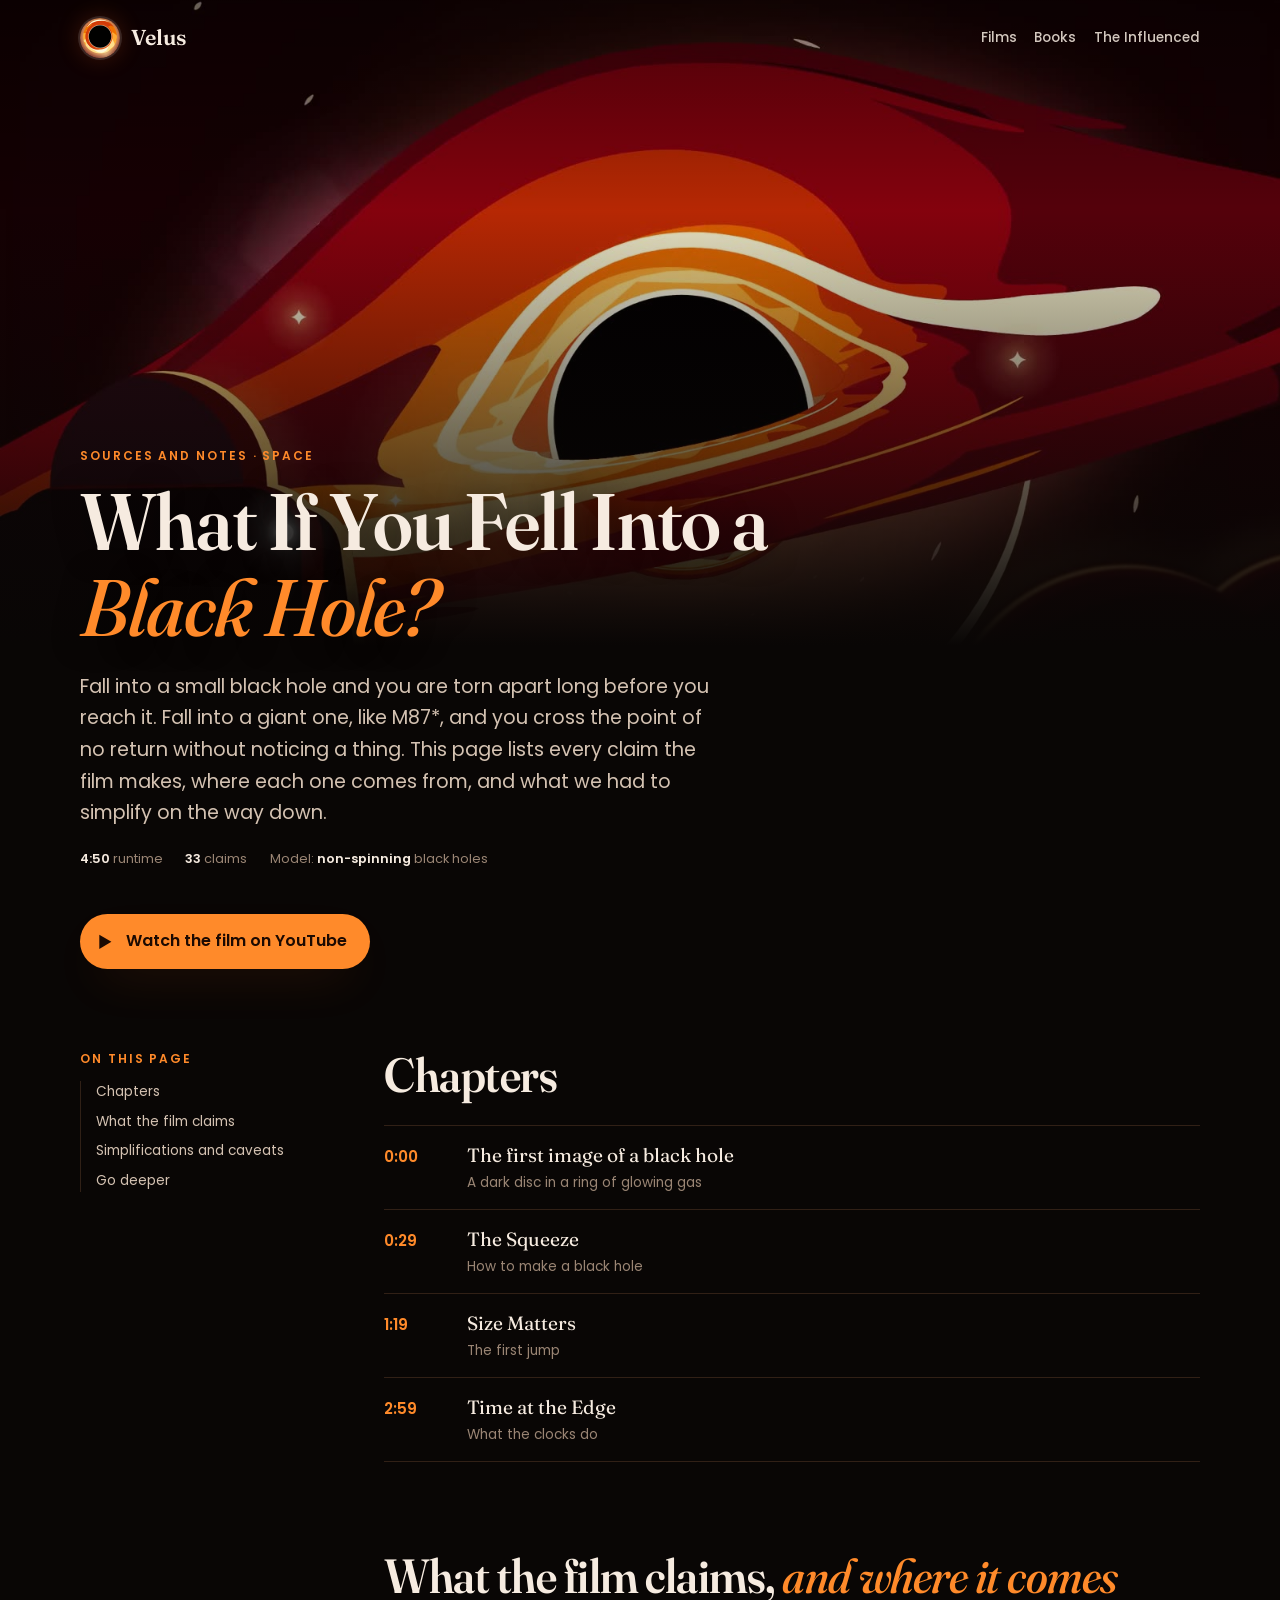
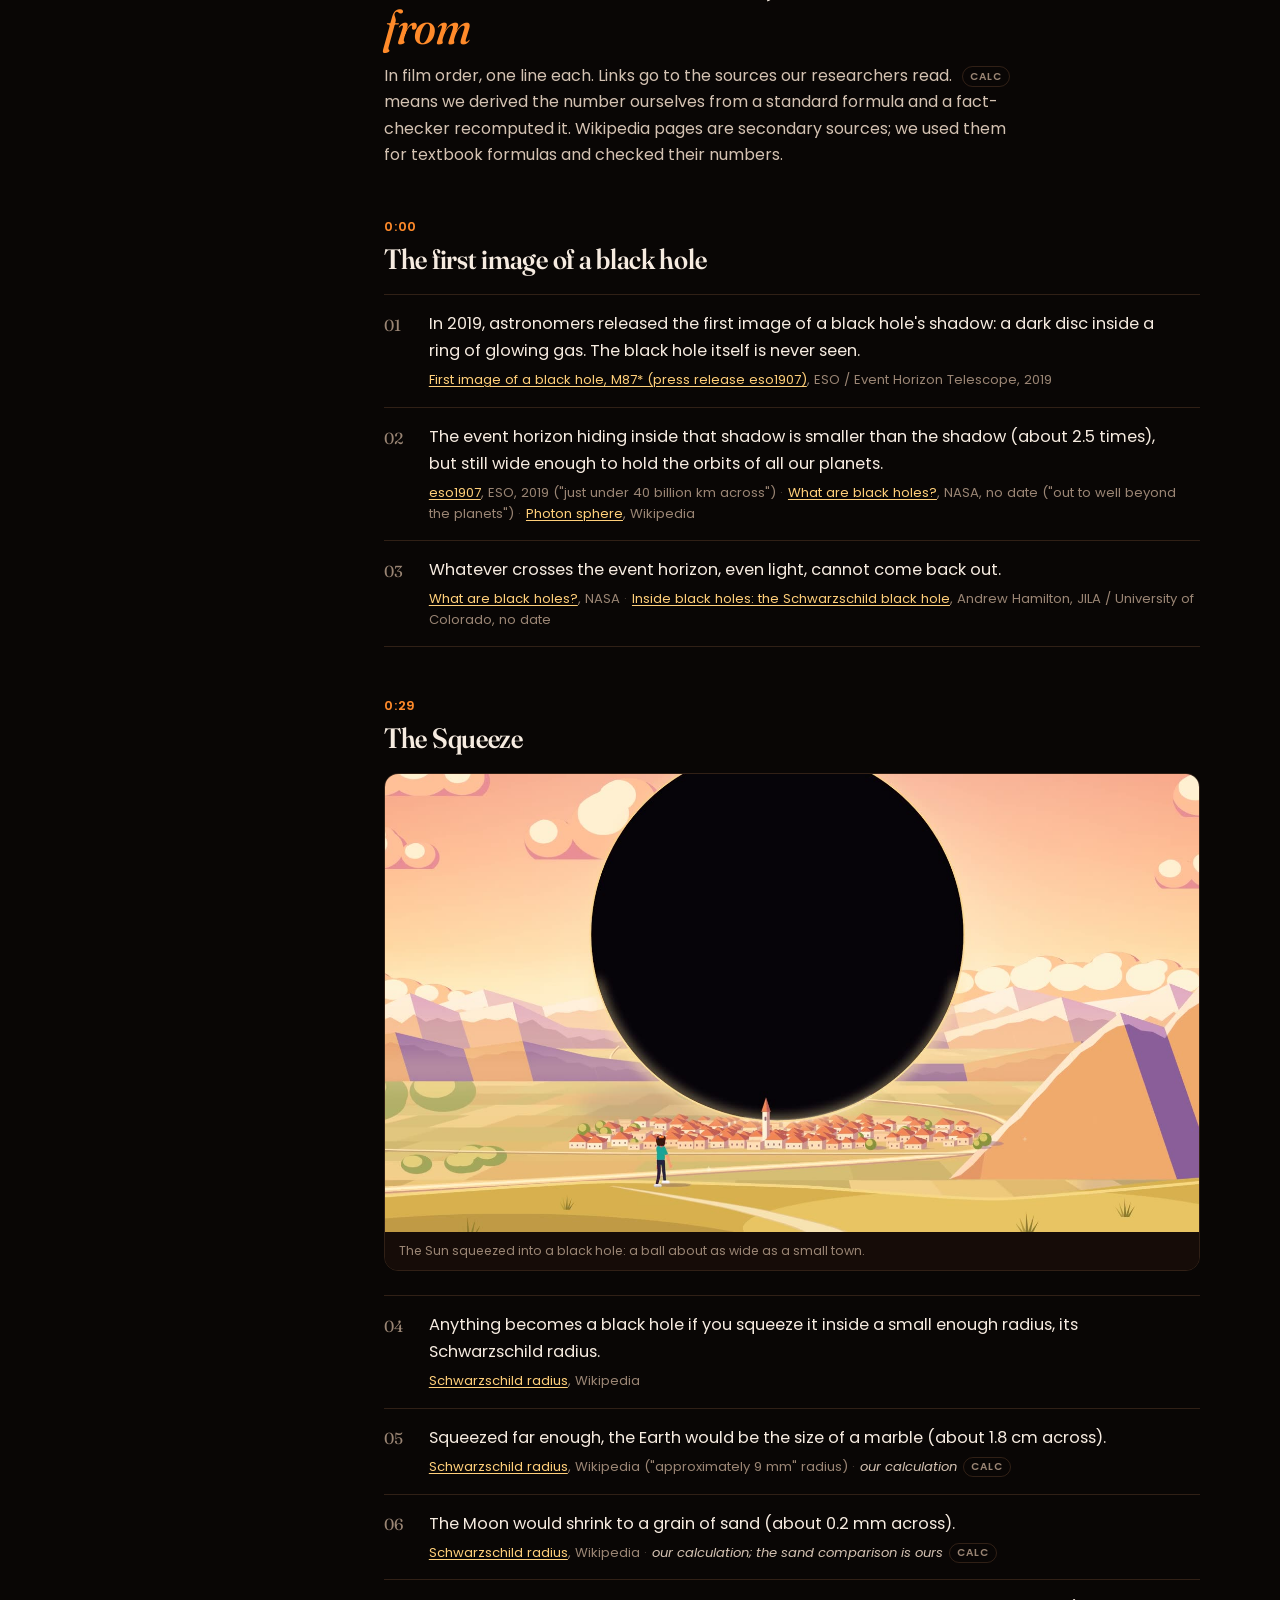
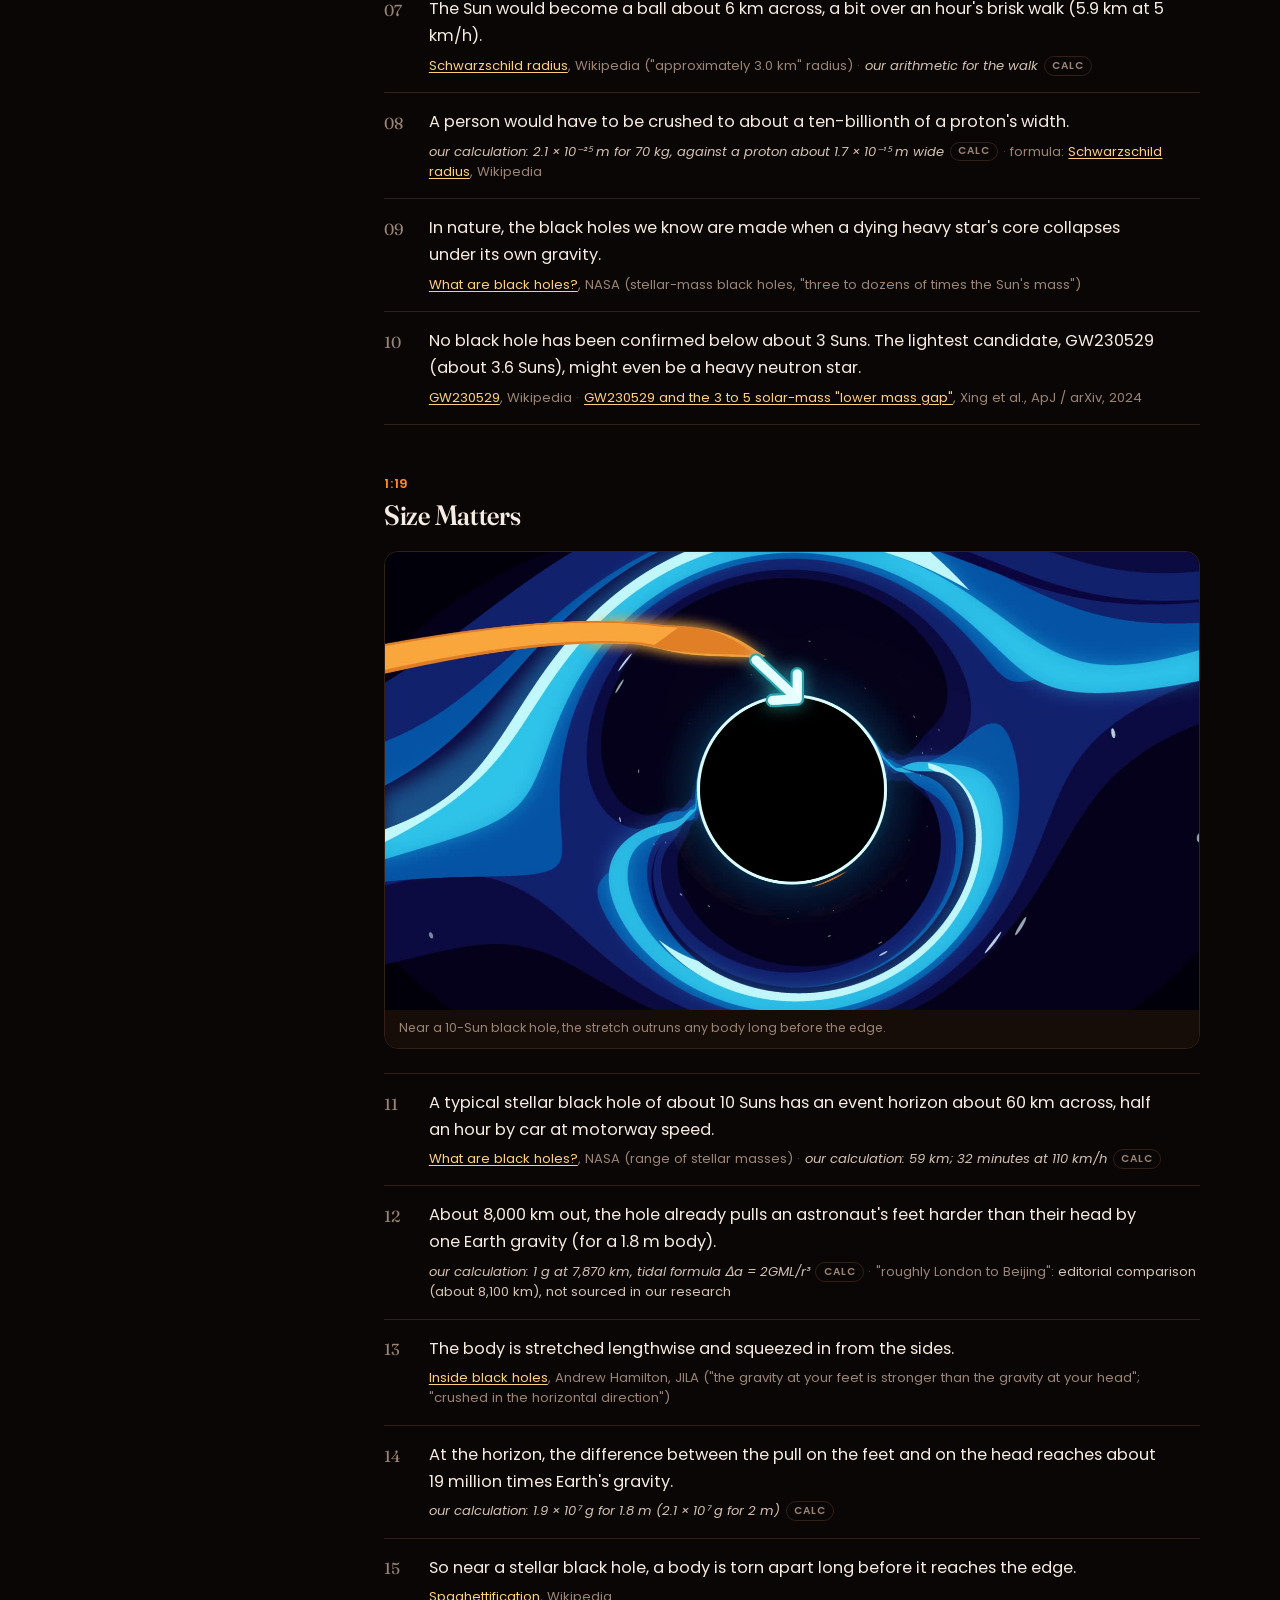
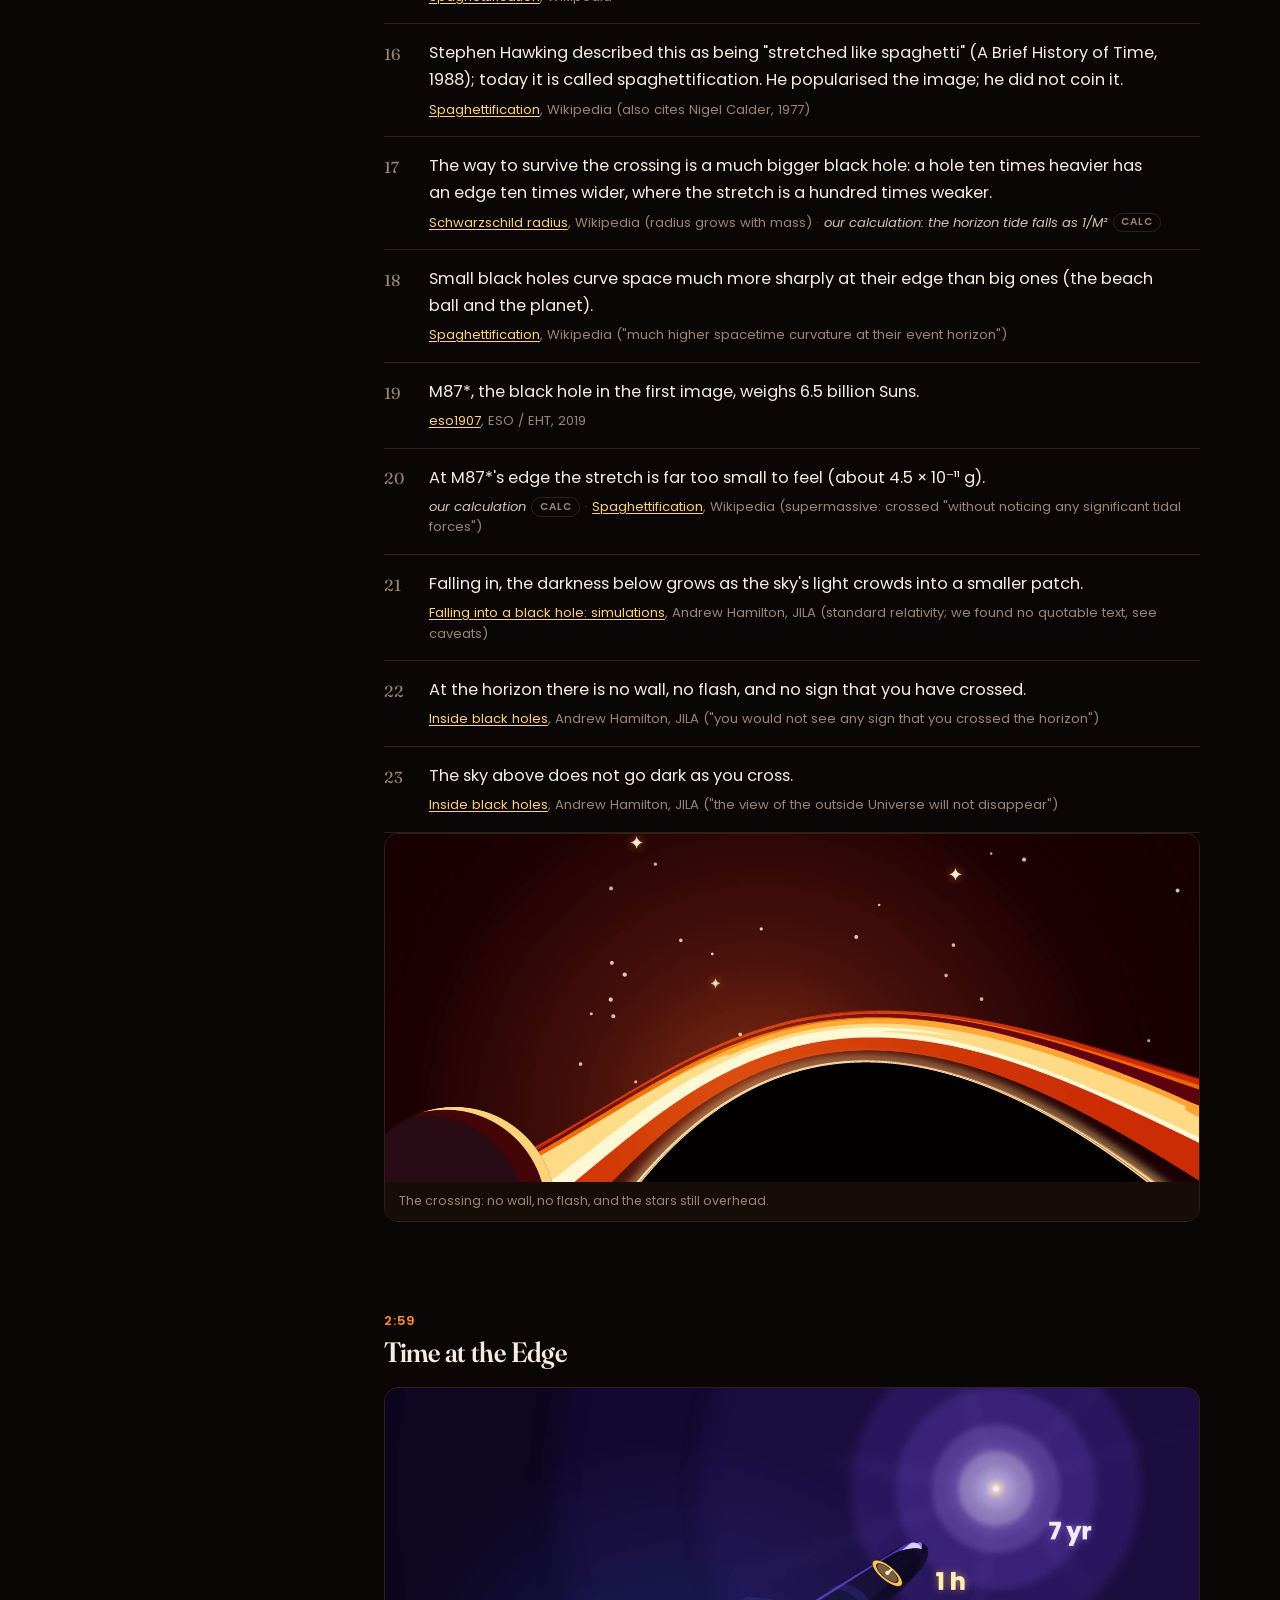
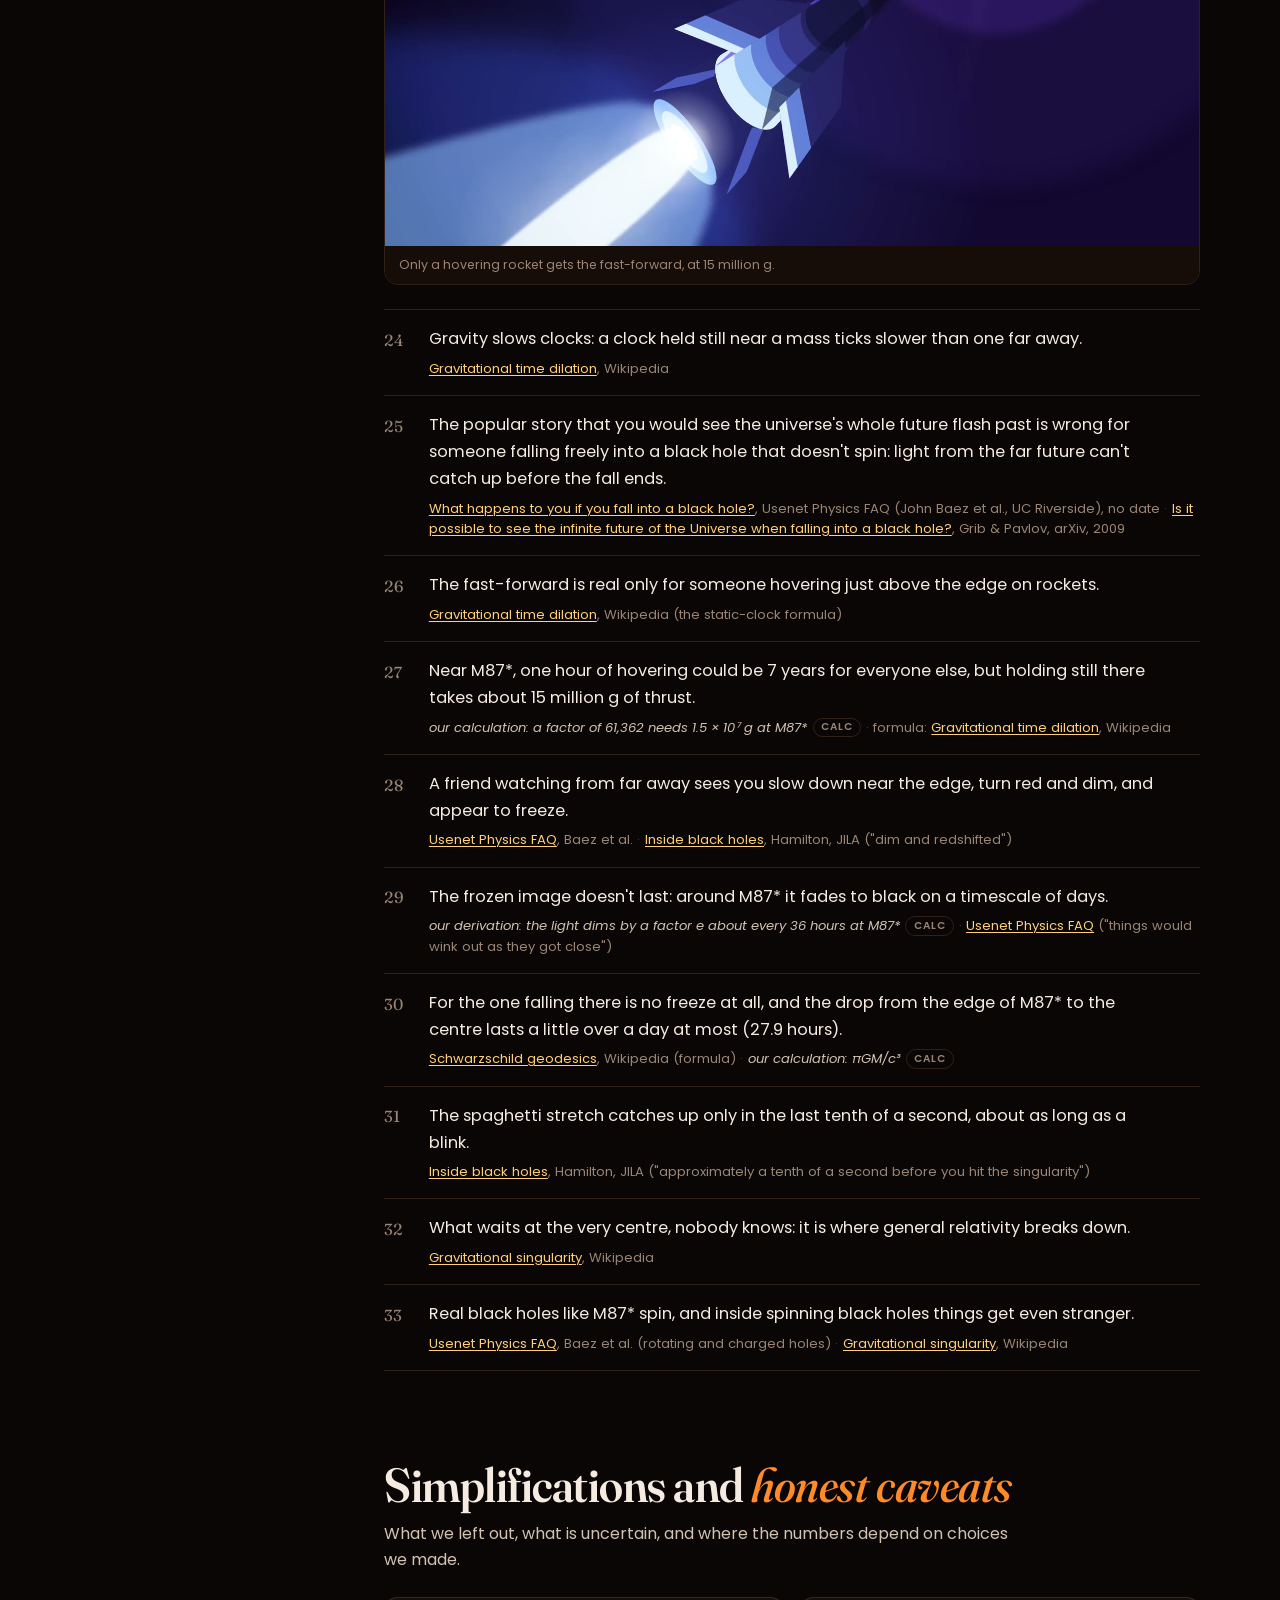
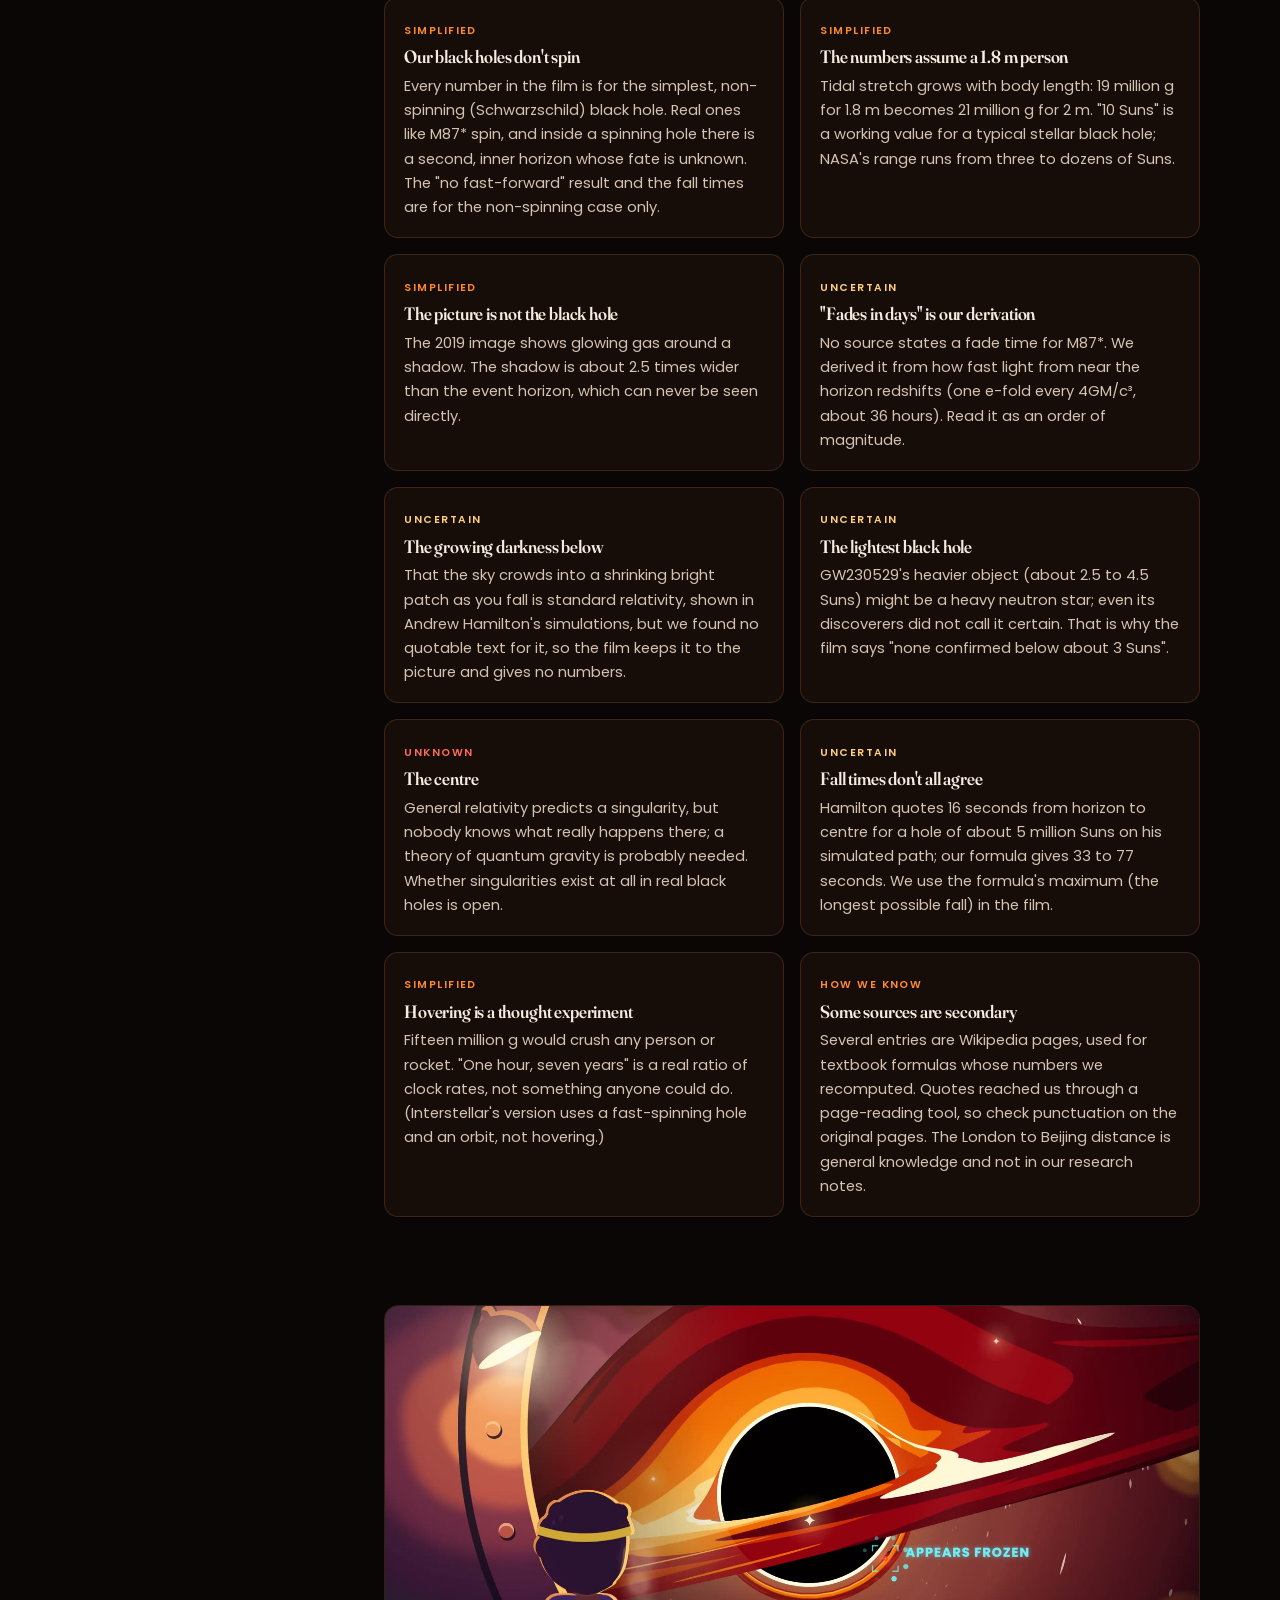
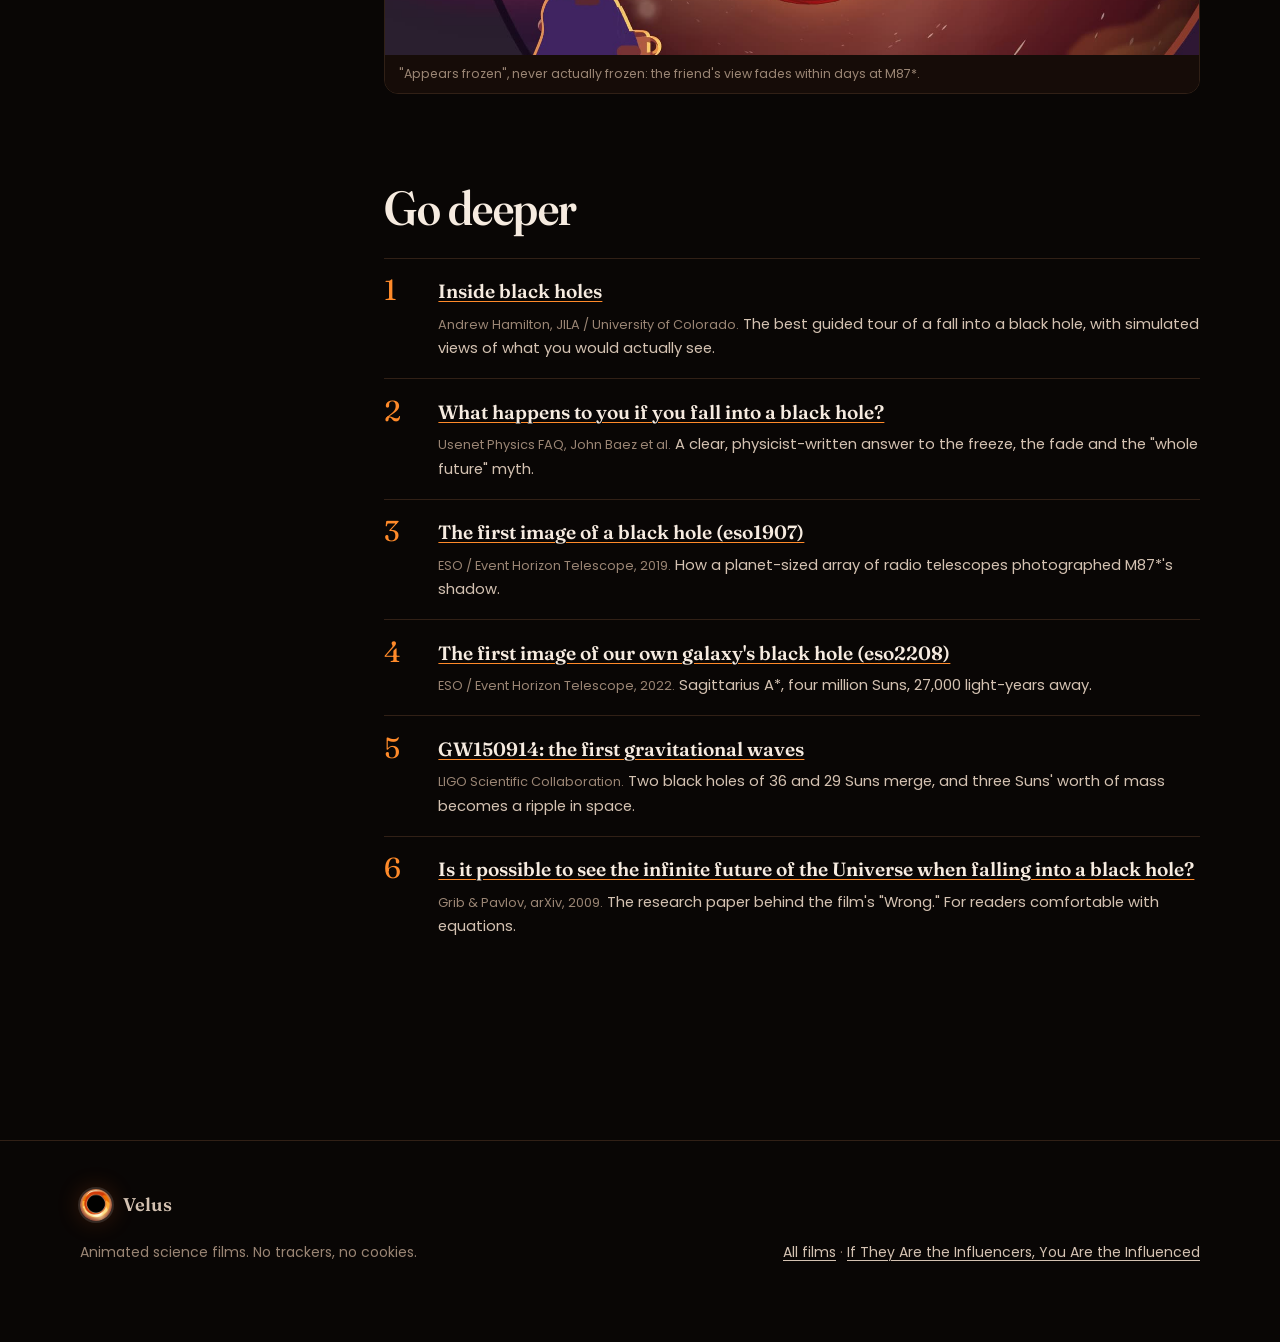
<file: black-hole.html>
<!doctype html>
<html lang="en">
<head>
  <meta charset="utf-8">
  <meta name="viewport" content="width=device-width, initial-scale=1">
  <title>What If You Fell Into a Black Hole? Sources and notes</title>
  <meta name="description" content="Every claim in the film What If You Fell Into a Black Hole?, with its source, plus what we simplified and what nobody knows.">
  <meta name="theme-color" content="#090605">
  <link rel="icon" href="assets/img/avatar.jpg">
  <link rel="preconnect" href="https://fonts.googleapis.com">
  <link rel="preconnect" href="https://fonts.gstatic.com" crossorigin>
  <link rel="stylesheet" href="https://fonts.googleapis.com/css2?family=Fraunces:ital,opsz,wght@0,9..144,400..700;1,9..144,400..600&family=Poppins:wght@400;500;600&display=swap">
  <link rel="stylesheet" href="assets/css/site.css">
</head>
<body class="theme-bh">
  <a class="skip" href="#main">Skip to content</a>

  <header class="site-header">
    <div class="wrap">
      <a class="logo" href="index.html"><img src="assets/img/avatar.jpg" alt="" width="40" height="40"><span class="brand"></span></a>
      <nav class="nav" aria-label="Main">
        <a href="index.html#films">Films</a>
        <a href="books/index.html">Books</a>
        <a href="influenced.html" class="hide-s">The Influenced</a>
      </nav>
    </div>
  </header>

  <main id="main">
    <section class="film-hero" aria-labelledby="title">
      <div class="backdrop"><img src="assets/img/bh-hero.jpg" width="1600" height="900" alt="An astronaut's silhouette faces a vast black hole wrapped in a swirling orange disc of glowing gas."></div>
      <div class="wrap">
        <div class="intro">
          <p class="kicker">Sources and notes · Space</p>
          <h1 id="title">What If You Fell Into a <em>Black Hole?</em></h1>
          <p class="summary">Fall into a small black hole and you are torn apart long before you reach it. Fall into a giant one, like M87*, and you cross the point of no return without noticing a thing. This page lists every claim the film makes, where each one comes from, and what we had to simplify on the way down.</p>
          <ul class="facts">
            <li><strong>4:50</strong> runtime</li>
            <li><strong>33</strong> claims</li>
            <li>Model: <strong>non-spinning</strong> black holes</li>
          </ul>
        </div>
        <a class="watch" href="https://youtu.be/sX07BDZZSGA" target="_blank" rel="noopener"><svg viewBox="0 0 16 16" aria-hidden="true"><path fill="currentColor" d="M3 1.5v13l11-6.5z"/></svg><span>Watch the film on YouTube</span></a>
      </div>
    </section>

    <div class="wrap layout">
      <nav class="toc" aria-label="On this page">
        <p class="kicker">On this page</p>
        <ol>
          <li><a href="#chapters">Chapters</a></li>
          <li><a href="#claims">What the film claims</a></li>
          <li><a href="#caveats">Simplifications and caveats</a></li>
          <li><a href="#deeper">Go deeper</a></li>
        </ol>
      </nav>

      <div>
        <section class="block" id="chapters" aria-labelledby="chapters-h">
          <h2 id="chapters-h">Chapters</h2>
          <ol class="chapters">
            <li><time data-t="0" datetime="PT0S">0:00</time><span><span class="ch-title">The first image of a black hole</span><span class="ch-sub">A dark disc in a ring of glowing gas</span></span></li>
            <li><time data-t="29" datetime="PT29S">0:29</time><span><span class="ch-title">The Squeeze</span><span class="ch-sub">How to make a black hole</span></span></li>
            <li><time data-t="79" datetime="PT1M19S">1:19</time><span><span class="ch-title">Size Matters</span><span class="ch-sub">The first jump</span></span></li>
            <li><time data-t="179" datetime="PT2M59S">2:59</time><span><span class="ch-title">Time at the Edge</span><span class="ch-sub">What the clocks do</span></span></li>
          </ol>
        </section>

        <section class="block" id="claims" aria-labelledby="claims-h">
          <h2 id="claims-h">What the film claims, <em>and where it comes from</em></h2>
          <p class="note">In film order, one line each. Links go to the sources our researchers read. <span class="badge">calc</span> means we derived the number ourselves from a standard formula and a fact-checker recomputed it. Wikipedia pages are secondary sources; we used them for textbook formulas and checked their numbers.</p>

          <article class="chapter-claims" aria-labelledby="c0">
            <header><span class="ts">0:00</span><h3 id="c0">The first image of a black hole</h3></header>
            <ol class="claims" style="--start:0">
              <li><p class="c">In 2019, astronomers released the first image of a black hole's shadow: a dark disc inside a ring of glowing gas. The black hole itself is never seen.</p>
                <p class="src"><a href="https://www.eso.org/public/news/eso1907/">First image of a black hole, M87* (press release eso1907)</a>, ESO / Event Horizon Telescope, 2019</p></li>
              <li><p class="c">The event horizon hiding inside that shadow is smaller than the shadow (about 2.5 times), but still wide enough to hold the orbits of all our planets.</p>
                <p class="src"><a href="https://www.eso.org/public/news/eso1907/">eso1907</a>, ESO, 2019 ("just under 40 billion km across")<span class="sep">·</span><a href="https://www.nasa.gov/universe/what-are-black-holes/">What are black holes?</a>, NASA, no date ("out to well beyond the planets")<span class="sep">·</span><a href="https://en.wikipedia.org/wiki/Photon_sphere">Photon sphere</a>, Wikipedia</p></li>
              <li><p class="c">Whatever crosses the event horizon, even light, cannot come back out.</p>
                <p class="src"><a href="https://www.nasa.gov/universe/what-are-black-holes/">What are black holes?</a>, NASA<span class="sep">·</span><a href="https://jila.colorado.edu/~ajsh/insidebh/schw.html">Inside black holes: the Schwarzschild black hole</a>, Andrew Hamilton, JILA / University of Colorado, no date</p></li>
            </ol>
          </article>

          <article class="chapter-claims" aria-labelledby="c1">
            <header><span class="ts">0:29</span><h3 id="c1">The Squeeze</h3></header>
            <figure class="frame"><img src="assets/img/bh-squeeze.jpg" width="1600" height="900" loading="lazy" alt="A giant black sphere hangs over a sunny valley and a small town; a tiny person stands on the road in front of it."><figcaption>The Sun squeezed into a black hole: a ball about as wide as a small town.</figcaption></figure>
            <ol class="claims" style="--start:3">
              <li><p class="c">Anything becomes a black hole if you squeeze it inside a small enough radius, its Schwarzschild radius.</p>
                <p class="src"><a href="https://en.wikipedia.org/wiki/Schwarzschild_radius">Schwarzschild radius</a>, Wikipedia</p></li>
              <li><p class="c">Squeezed far enough, the Earth would be the size of a marble (about 1.8 cm across).</p>
                <p class="src"><a href="https://en.wikipedia.org/wiki/Schwarzschild_radius">Schwarzschild radius</a>, Wikipedia ("approximately 9 mm" radius)<span class="sep">·</span><span class="calc">our calculation</span><span class="badge">calc</span></p></li>
              <li><p class="c">The Moon would shrink to a grain of sand (about 0.2 mm across).</p>
                <p class="src"><a href="https://en.wikipedia.org/wiki/Schwarzschild_radius">Schwarzschild radius</a>, Wikipedia<span class="sep">·</span><span class="calc">our calculation; the sand comparison is ours</span><span class="badge">calc</span></p></li>
              <li><p class="c">The Sun would become a ball about 6 km across, a bit over an hour's brisk walk (5.9 km at 5 km/h).</p>
                <p class="src"><a href="https://en.wikipedia.org/wiki/Schwarzschild_radius">Schwarzschild radius</a>, Wikipedia ("approximately 3.0 km" radius)<span class="sep">·</span><span class="calc">our arithmetic for the walk</span><span class="badge">calc</span></p></li>
              <li><p class="c">A person would have to be crushed to about a ten-billionth of a proton's width.</p>
                <p class="src"><span class="calc">our calculation: 2.1 × 10⁻²⁵ m for 70 kg, against a proton about 1.7 × 10⁻¹⁵ m wide</span><span class="badge">calc</span><span class="sep">·</span>formula: <a href="https://en.wikipedia.org/wiki/Schwarzschild_radius">Schwarzschild radius</a>, Wikipedia</p></li>
              <li><p class="c">In nature, the black holes we know are made when a dying heavy star's core collapses under its own gravity.</p>
                <p class="src"><a href="https://www.nasa.gov/universe/what-are-black-holes/">What are black holes?</a>, NASA (stellar-mass black holes, "three to dozens of times the Sun's mass")</p></li>
              <li><p class="c">No black hole has been confirmed below about 3 Suns. The lightest candidate, GW230529 (about 3.6 Suns), might even be a heavy neutron star.</p>
                <p class="src"><a href="https://en.wikipedia.org/wiki/GW230529">GW230529</a>, Wikipedia<span class="sep">·</span><a href="https://arxiv.org/abs/2410.20415">GW230529 and the 3 to 5 solar-mass "lower mass gap"</a>, Xing et al., ApJ / arXiv, 2024</p></li>
            </ol>
          </article>

          <article class="chapter-claims" aria-labelledby="c2">
            <header><span class="ts">1:19</span><h3 id="c2">Size Matters</h3></header>
            <figure class="frame"><img src="assets/img/bh-tide.jpg" width="1600" height="900" loading="lazy" alt="A stylised blue black hole; an orange ribbon, the stretched astronaut, curves toward its edge."><figcaption>Near a 10-Sun black hole, the stretch outruns any body long before the edge.</figcaption></figure>
            <ol class="claims" style="--start:10">
              <li><p class="c">A typical stellar black hole of about 10 Suns has an event horizon about 60 km across, half an hour by car at motorway speed.</p>
                <p class="src"><a href="https://www.nasa.gov/universe/what-are-black-holes/">What are black holes?</a>, NASA (range of stellar masses)<span class="sep">·</span><span class="calc">our calculation: 59 km; 32 minutes at 110 km/h</span><span class="badge">calc</span></p></li>
              <li><p class="c">About 8,000 km out, the hole already pulls an astronaut's feet harder than their head by one Earth gravity (for a 1.8 m body).</p>
                <p class="src"><span class="calc">our calculation: 1 g at 7,870 km, tidal formula Δa = 2GML/r³</span><span class="badge">calc</span><span class="sep">·</span>"roughly London to Beijing": <span class="nolink">editorial comparison (about 8,100 km), not sourced in our research</span></p></li>
              <li><p class="c">The body is stretched lengthwise and squeezed in from the sides.</p>
                <p class="src"><a href="https://jila.colorado.edu/~ajsh/insidebh/schw.html">Inside black holes</a>, Andrew Hamilton, JILA ("the gravity at your feet is stronger than the gravity at your head"; "crushed in the horizontal direction")</p></li>
              <li><p class="c">At the horizon, the difference between the pull on the feet and on the head reaches about 19 million times Earth's gravity.</p>
                <p class="src"><span class="calc">our calculation: 1.9 × 10⁷ g for 1.8 m (2.1 × 10⁷ g for 2 m)</span><span class="badge">calc</span></p></li>
              <li><p class="c">So near a stellar black hole, a body is torn apart long before it reaches the edge.</p>
                <p class="src"><a href="https://en.wikipedia.org/wiki/Spaghettification">Spaghettification</a>, Wikipedia</p></li>
              <li><p class="c">Stephen Hawking described this as being "stretched like spaghetti" (A Brief History of Time, 1988); today it is called spaghettification. He popularised the image; he did not coin it.</p>
                <p class="src"><a href="https://en.wikipedia.org/wiki/Spaghettification">Spaghettification</a>, Wikipedia (also cites Nigel Calder, 1977)</p></li>
              <li><p class="c">The way to survive the crossing is a much bigger black hole: a hole ten times heavier has an edge ten times wider, where the stretch is a hundred times weaker.</p>
                <p class="src"><a href="https://en.wikipedia.org/wiki/Schwarzschild_radius">Schwarzschild radius</a>, Wikipedia (radius grows with mass)<span class="sep">·</span><span class="calc">our calculation: the horizon tide falls as 1/M²</span><span class="badge">calc</span></p></li>
              <li><p class="c">Small black holes curve space much more sharply at their edge than big ones (the beach ball and the planet).</p>
                <p class="src"><a href="https://en.wikipedia.org/wiki/Spaghettification">Spaghettification</a>, Wikipedia ("much higher spacetime curvature at their event horizon")</p></li>
              <li><p class="c">M87*, the black hole in the first image, weighs 6.5 billion Suns.</p>
                <p class="src"><a href="https://www.eso.org/public/news/eso1907/">eso1907</a>, ESO / EHT, 2019</p></li>
              <li><p class="c">At M87*'s edge the stretch is far too small to feel (about 4.5 × 10⁻¹¹ g).</p>
                <p class="src"><span class="calc">our calculation</span><span class="badge">calc</span><span class="sep">·</span><a href="https://en.wikipedia.org/wiki/Spaghettification">Spaghettification</a>, Wikipedia (supermassive: crossed "without noticing any significant tidal forces")</p></li>
              <li><p class="c">Falling in, the darkness below grows as the sky's light crowds into a smaller patch.</p>
                <p class="src"><a href="https://jila.colorado.edu/~ajsh/bh/schw.html">Falling into a black hole: simulations</a>, Andrew Hamilton, JILA (standard relativity; we found no quotable text, see caveats)</p></li>
              <li><p class="c">At the horizon there is no wall, no flash, and no sign that you have crossed.</p>
                <p class="src"><a href="https://jila.colorado.edu/~ajsh/insidebh/schw.html">Inside black holes</a>, Andrew Hamilton, JILA ("you would not see any sign that you crossed the horizon")</p></li>
              <li><p class="c">The sky above does not go dark as you cross.</p>
                <p class="src"><a href="https://jila.colorado.edu/~ajsh/insidebh/schw.html">Inside black holes</a>, Andrew Hamilton, JILA ("the view of the outside Universe will not disappear")</p></li>
            </ol>
          </article>

          <figure class="pull"><img src="assets/img/bh-crossing.jpg" width="1600" height="900" loading="lazy" alt="Over an astronaut's shoulder, a black horizon fills the lower frame under a thin arch of orange light and a starry sky."><figcaption>The crossing: no wall, no flash, and the stars still overhead.</figcaption></figure>

          <article class="chapter-claims" aria-labelledby="c3">
            <header><span class="ts">2:59</span><h3 id="c3">Time at the Edge</h3></header>
            <figure class="frame"><img src="assets/img/bh-time.jpg" width="1600" height="900" loading="lazy" alt="A rocket blazes white-hot in a violet sky; labels compare one hour on board with seven years outside."><figcaption>Only a hovering rocket gets the fast-forward, at 15 million g.</figcaption></figure>
            <ol class="claims" style="--start:23">
              <li><p class="c">Gravity slows clocks: a clock held still near a mass ticks slower than one far away.</p>
                <p class="src"><a href="https://en.wikipedia.org/wiki/Gravitational_time_dilation">Gravitational time dilation</a>, Wikipedia</p></li>
              <li><p class="c">The popular story that you would see the universe's whole future flash past is wrong for someone falling freely into a black hole that doesn't spin: light from the far future can't catch up before the fall ends.</p>
                <p class="src"><a href="https://math.ucr.edu/home/baez/physics/Relativity/BlackHoles/fall_in.html">What happens to you if you fall into a black hole?</a>, Usenet Physics FAQ (John Baez et al., UC Riverside), no date<span class="sep">·</span><a href="https://arxiv.org/abs/0906.1442">Is it possible to see the infinite future of the Universe when falling into a black hole?</a>, Grib &amp; Pavlov, arXiv, 2009</p></li>
              <li><p class="c">The fast-forward is real only for someone hovering just above the edge on rockets.</p>
                <p class="src"><a href="https://en.wikipedia.org/wiki/Gravitational_time_dilation">Gravitational time dilation</a>, Wikipedia (the static-clock formula)</p></li>
              <li><p class="c">Near M87*, one hour of hovering could be 7 years for everyone else, but holding still there takes about 15 million g of thrust.</p>
                <p class="src"><span class="calc">our calculation: a factor of 61,362 needs 1.5 × 10⁷ g at M87*</span><span class="badge">calc</span><span class="sep">·</span>formula: <a href="https://en.wikipedia.org/wiki/Gravitational_time_dilation">Gravitational time dilation</a>, Wikipedia</p></li>
              <li><p class="c">A friend watching from far away sees you slow down near the edge, turn red and dim, and appear to freeze.</p>
                <p class="src"><a href="https://math.ucr.edu/home/baez/physics/Relativity/BlackHoles/fall_in.html">Usenet Physics FAQ</a>, Baez et al.<span class="sep">·</span><a href="https://jila.colorado.edu/~ajsh/insidebh/schw.html">Inside black holes</a>, Hamilton, JILA ("dim and redshifted")</p></li>
              <li><p class="c">The frozen image doesn't last: around M87* it fades to black on a timescale of days.</p>
                <p class="src"><span class="calc">our derivation: the light dims by a factor e about every 36 hours at M87*</span><span class="badge">calc</span><span class="sep">·</span><a href="https://math.ucr.edu/home/baez/physics/Relativity/BlackHoles/fall_in.html">Usenet Physics FAQ</a> ("things would wink out as they got close")</p></li>
              <li><p class="c">For the one falling there is no freeze at all, and the drop from the edge of M87* to the centre lasts a little over a day at most (27.9 hours).</p>
                <p class="src"><a href="https://en.wikipedia.org/wiki/Schwarzschild_geodesics">Schwarzschild geodesics</a>, Wikipedia (formula)<span class="sep">·</span><span class="calc">our calculation: πGM/c³</span><span class="badge">calc</span></p></li>
              <li><p class="c">The spaghetti stretch catches up only in the last tenth of a second, about as long as a blink.</p>
                <p class="src"><a href="https://jila.colorado.edu/~ajsh/insidebh/schw.html">Inside black holes</a>, Hamilton, JILA ("approximately a tenth of a second before you hit the singularity")</p></li>
              <li><p class="c">What waits at the very centre, nobody knows: it is where general relativity breaks down.</p>
                <p class="src"><a href="https://en.wikipedia.org/wiki/Gravitational_singularity">Gravitational singularity</a>, Wikipedia</p></li>
              <li><p class="c">Real black holes like M87* spin, and inside spinning black holes things get even stranger.</p>
                <p class="src"><a href="https://math.ucr.edu/home/baez/physics/Relativity/BlackHoles/fall_in.html">Usenet Physics FAQ</a>, Baez et al. (rotating and charged holes)<span class="sep">·</span><a href="https://en.wikipedia.org/wiki/Gravitational_singularity">Gravitational singularity</a>, Wikipedia</p></li>
            </ol>
          </article>
        </section>

        <section class="block" id="caveats" aria-labelledby="caveats-h">
          <h2 id="caveats-h">Simplifications and <em>honest caveats</em></h2>
          <p class="note">What we left out, what is uncertain, and where the numbers depend on choices we made.</p>
          <ul class="caveats">
            <li><span class="k">Simplified</span><h3>Our black holes don't spin</h3><p>Every number in the film is for the simplest, non-spinning (Schwarzschild) black hole. Real ones like M87* spin, and inside a spinning hole there is a second, inner horizon whose fate is unknown. The "no fast-forward" result and the fall times are for the non-spinning case only.</p></li>
            <li><span class="k">Simplified</span><h3>The numbers assume a 1.8 m person</h3><p>Tidal stretch grows with body length: 19 million g for 1.8 m becomes 21 million g for 2 m. "10 Suns" is a working value for a typical stellar black hole; NASA's range runs from three to dozens of Suns.</p></li>
            <li><span class="k">Simplified</span><h3>The picture is not the black hole</h3><p>The 2019 image shows glowing gas around a shadow. The shadow is about 2.5 times wider than the event horizon, which can never be seen directly.</p></li>
            <li><span class="k k--unc">Uncertain</span><h3>"Fades in days" is our derivation</h3><p>No source states a fade time for M87*. We derived it from how fast light from near the horizon redshifts (one e-fold every 4GM/c³, about 36 hours). Read it as an order of magnitude.</p></li>
            <li><span class="k k--unc">Uncertain</span><h3>The growing darkness below</h3><p>That the sky crowds into a shrinking bright patch as you fall is standard relativity, shown in Andrew Hamilton's simulations, but we found no quotable text for it, so the film keeps it to the picture and gives no numbers.</p></li>
            <li><span class="k k--unc">Uncertain</span><h3>The lightest black hole</h3><p>GW230529's heavier object (about 2.5 to 4.5 Suns) might be a heavy neutron star; even its discoverers did not call it certain. That is why the film says "none confirmed below about 3 Suns".</p></li>
            <li><span class="k k--con">Unknown</span><h3>The centre</h3><p>General relativity predicts a singularity, but nobody knows what really happens there; a theory of quantum gravity is probably needed. Whether singularities exist at all in real black holes is open.</p></li>
            <li><span class="k k--unc">Uncertain</span><h3>Fall times don't all agree</h3><p>Hamilton quotes 16 seconds from horizon to centre for a hole of about 5 million Suns on his simulated path; our formula gives 33 to 77 seconds. We use the formula's maximum (the longest possible fall) in the film.</p></li>
            <li><span class="k">Simplified</span><h3>Hovering is a thought experiment</h3><p>Fifteen million g would crush any person or rocket. "One hour, seven years" is a real ratio of clock rates, not something anyone could do. (Interstellar's version uses a fast-spinning hole and an orbit, not hovering.)</p></li>
            <li><span class="k">How we know</span><h3>Some sources are secondary</h3><p>Several entries are Wikipedia pages, used for textbook formulas whose numbers we recomputed. Quotes reached us through a page-reading tool, so check punctuation on the original pages. The London to Beijing distance is general knowledge and not in our research notes.</p></li>
          </ul>
        </section>

        <figure class="pull"><img src="assets/img/bh-window.jpg" width="1600" height="900" loading="lazy" alt="A friend watches through a round porthole as a black hole's orange disc fills the view; a small label reads APPEARS FROZEN."><figcaption>"Appears frozen", never actually frozen: the friend's view fades within days at M87*.</figcaption></figure>

        <section class="block" id="deeper" aria-labelledby="deeper-h">
          <h2 id="deeper-h">Go deeper</h2>
          <ol class="reads">
            <li><a href="https://jila.colorado.edu/~ajsh/insidebh/schw.html">Inside black holes</a><p><span class="pub">Andrew Hamilton, JILA / University of Colorado.</span> The best guided tour of a fall into a black hole, with simulated views of what you would actually see.</p></li>
            <li><a href="https://math.ucr.edu/home/baez/physics/Relativity/BlackHoles/fall_in.html">What happens to you if you fall into a black hole?</a><p><span class="pub">Usenet Physics FAQ, John Baez et al.</span> A clear, physicist-written answer to the freeze, the fade and the "whole future" myth.</p></li>
            <li><a href="https://www.eso.org/public/news/eso1907/">The first image of a black hole (eso1907)</a><p><span class="pub">ESO / Event Horizon Telescope, 2019.</span> How a planet-sized array of radio telescopes photographed M87*'s shadow.</p></li>
            <li><a href="https://www.eso.org/public/news/eso2208/">The first image of our own galaxy's black hole (eso2208)</a><p><span class="pub">ESO / Event Horizon Telescope, 2022.</span> Sagittarius A*, four million Suns, 27,000 light-years away.</p></li>
            <li><a href="http://www.ligo.org/science-summaries/GW150914/">GW150914: the first gravitational waves</a><p><span class="pub">LIGO Scientific Collaboration.</span> Two black holes of 36 and 29 Suns merge, and three Suns' worth of mass becomes a ripple in space.</p></li>
            <li><a href="https://arxiv.org/abs/0906.1442">Is it possible to see the infinite future of the Universe when falling into a black hole?</a><p><span class="pub">Grib &amp; Pavlov, arXiv, 2009.</span> The research paper behind the film's "Wrong." For readers comfortable with equations.</p></li>
          </ol>
        </section>
      </div>
    </div>
  </main>

  <footer class="site-footer">
    <div class="wrap">
      <div>
        <a class="logo" href="index.html"><img src="assets/img/avatar.jpg" alt="" width="32" height="32"><span class="brand"></span></a>
        <p style="margin-top:0.8rem">Animated science films. No trackers, no cookies.</p>
      </div>
      <p><a href="index.html">All films</a> · <a href="influenced.html">If They Are the Influencers, You Are the Influenced</a></p>
    </div>
  </footer>
  <script src="assets/js/site.js"></script>
</body>
</html>
</file>
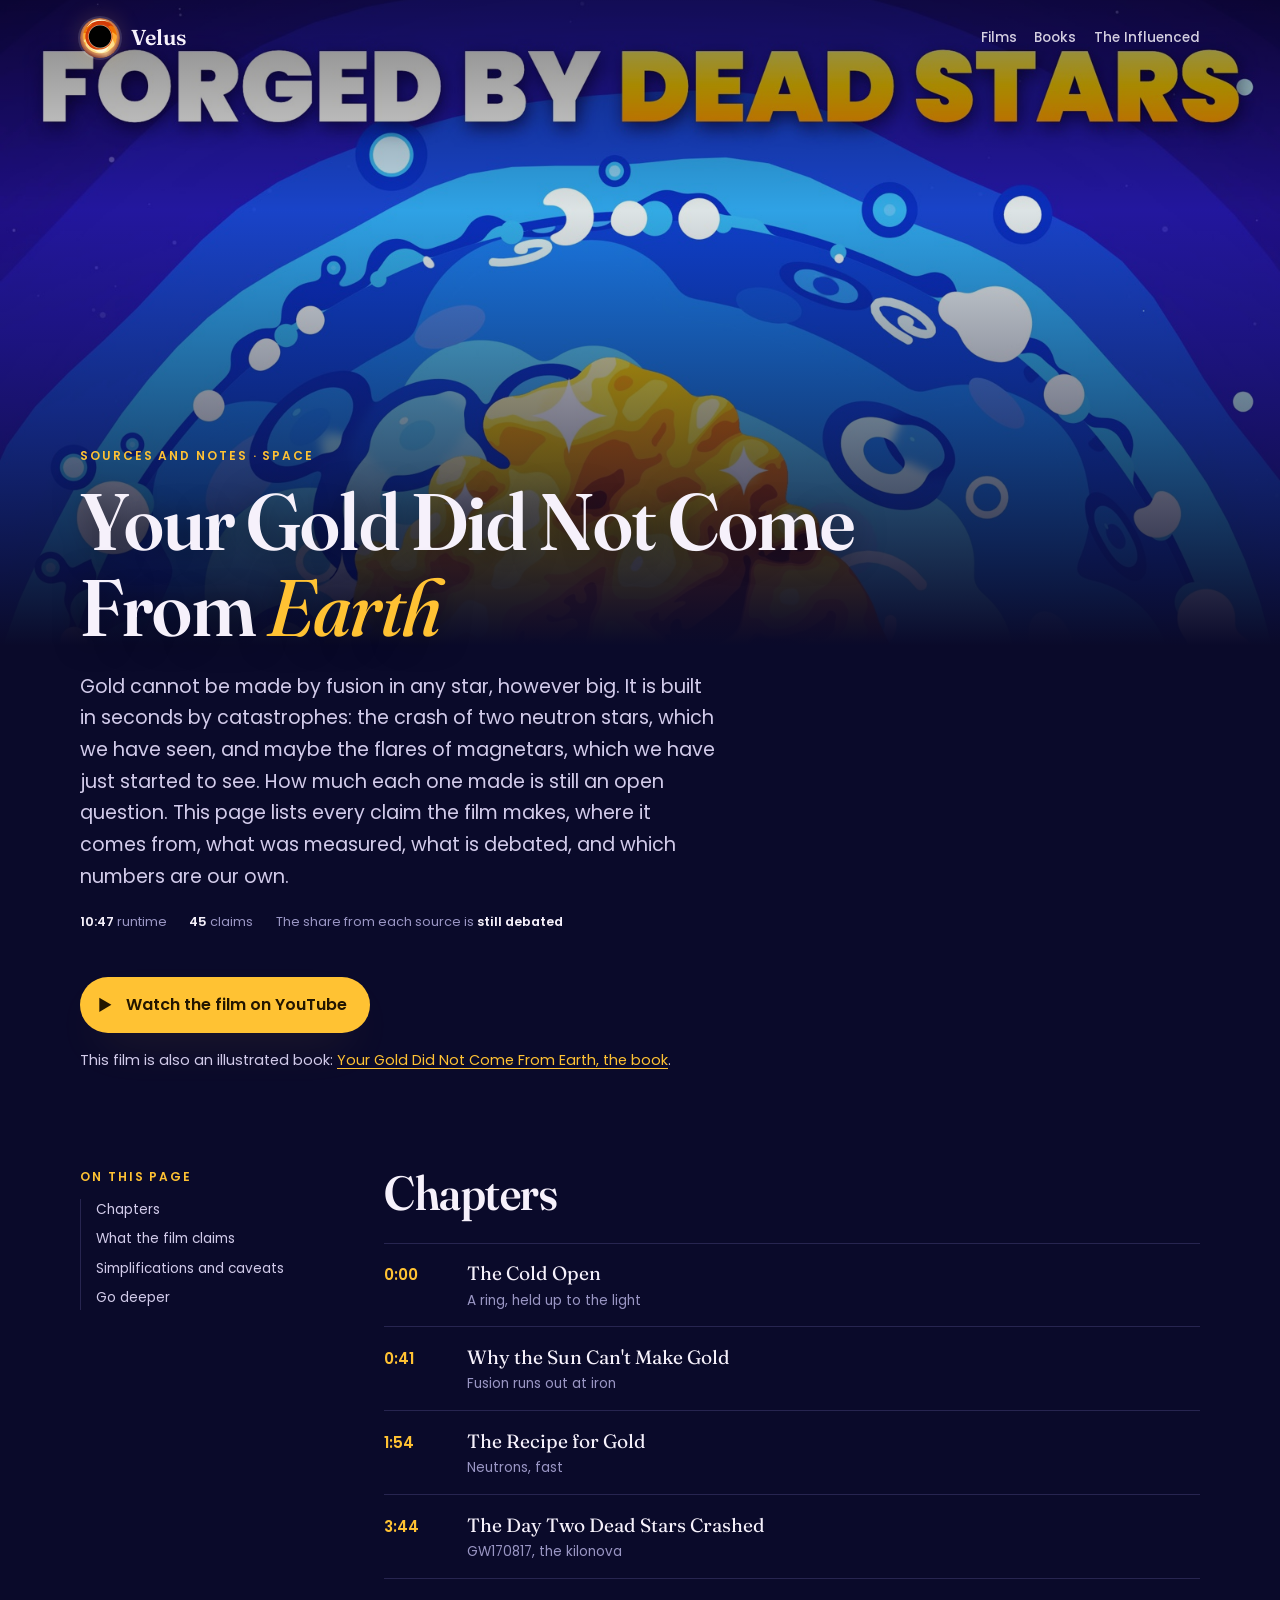
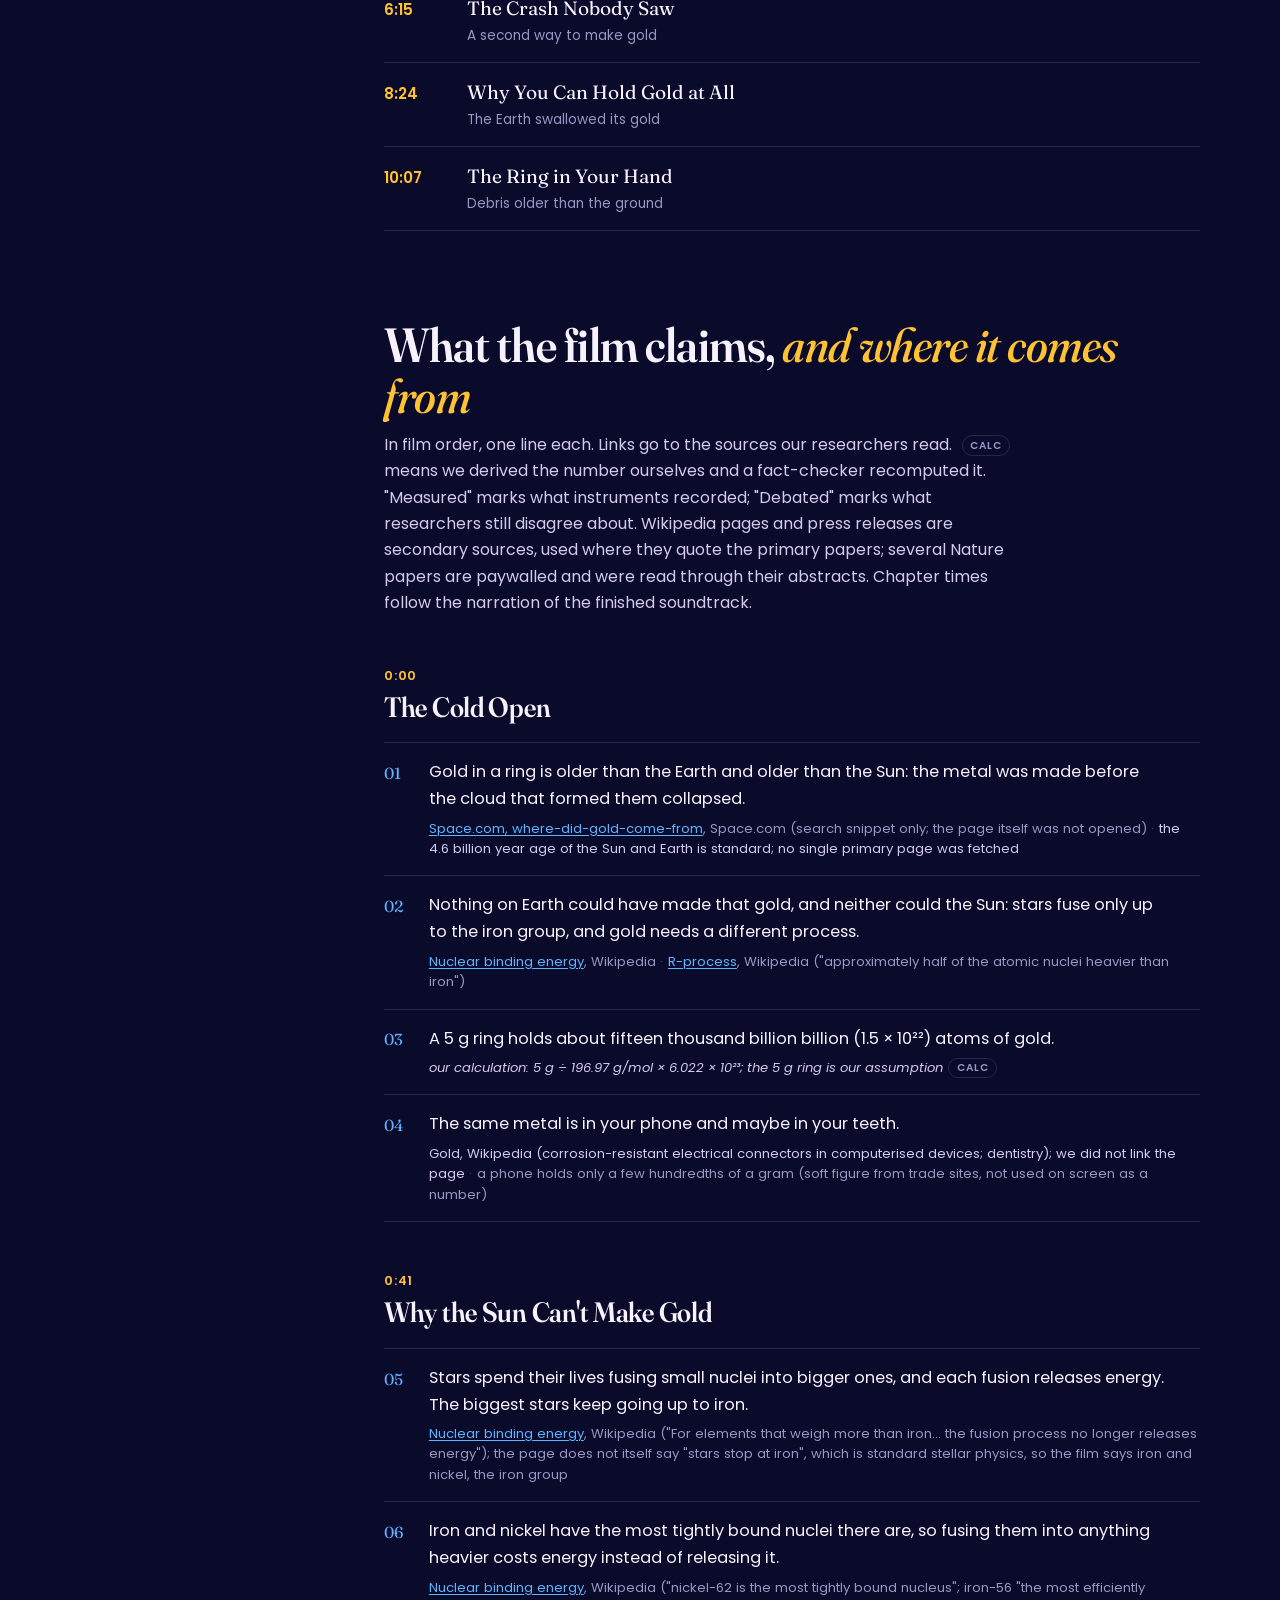
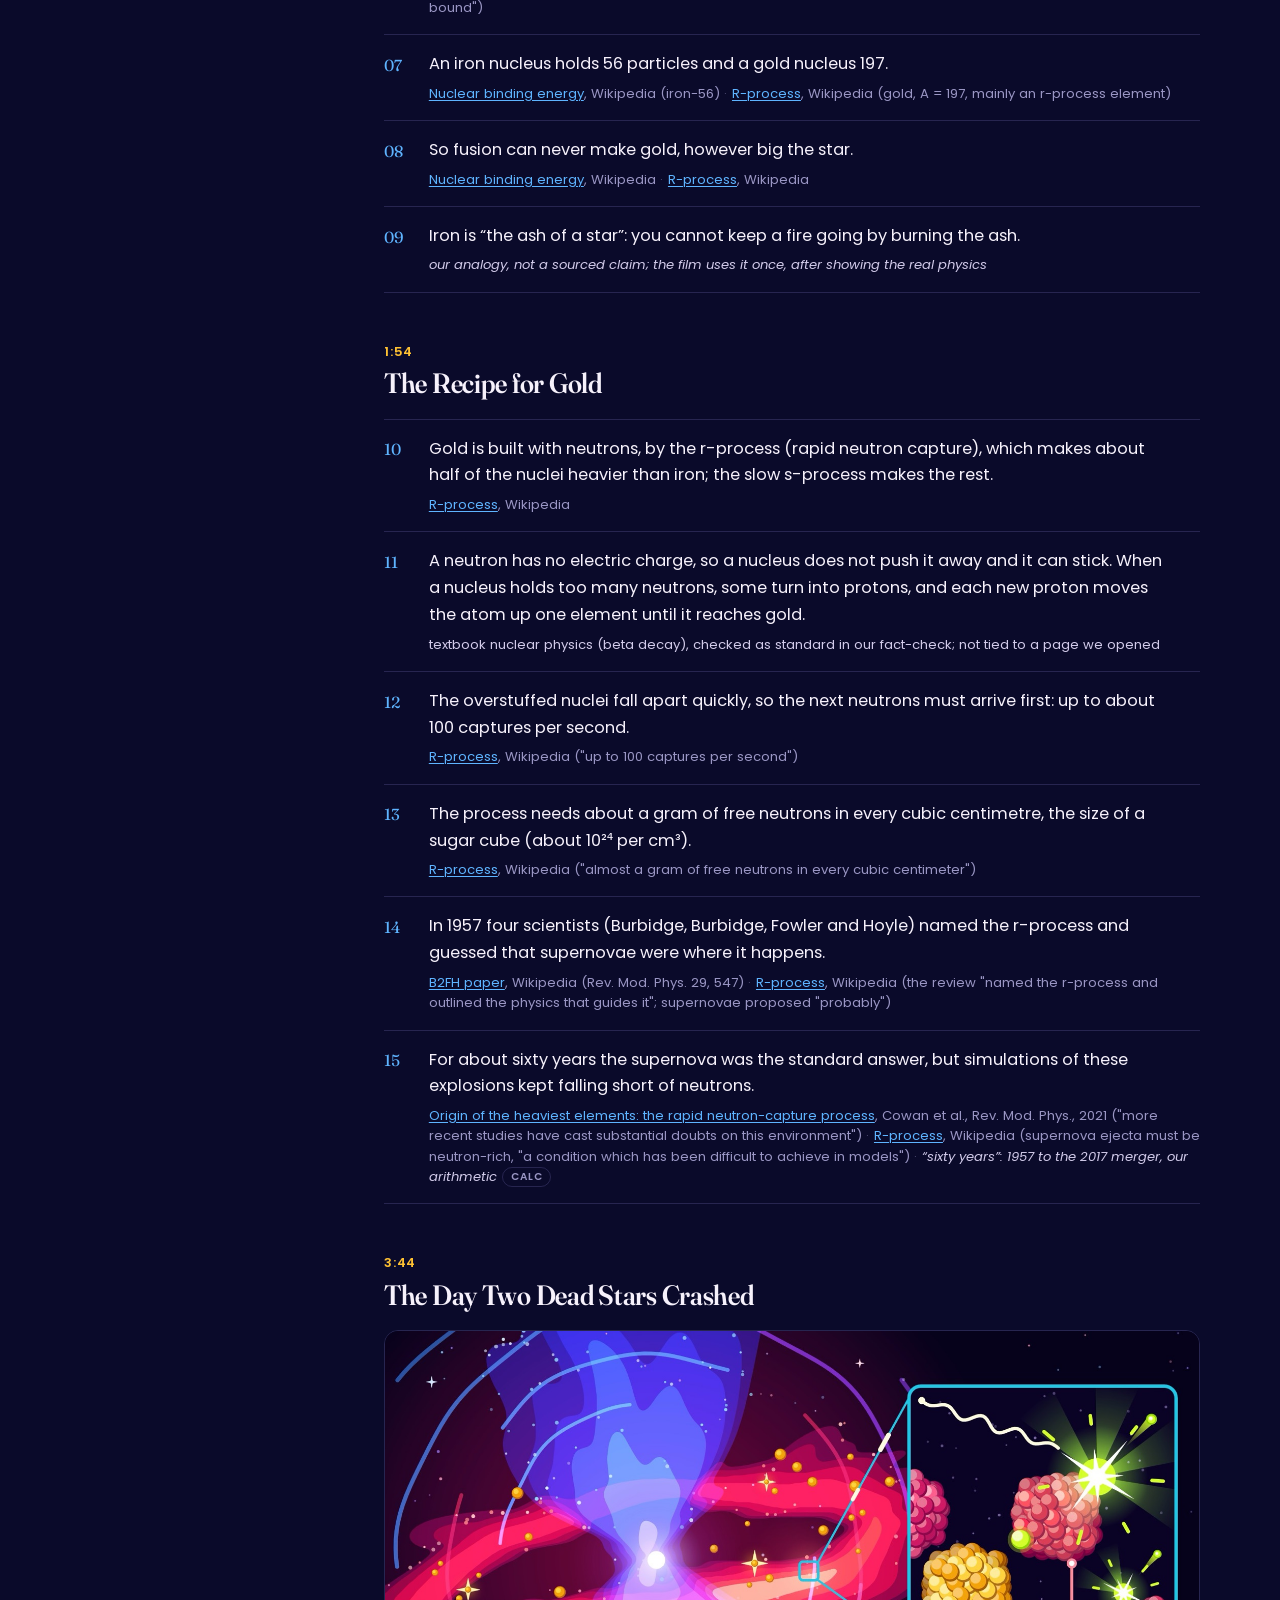
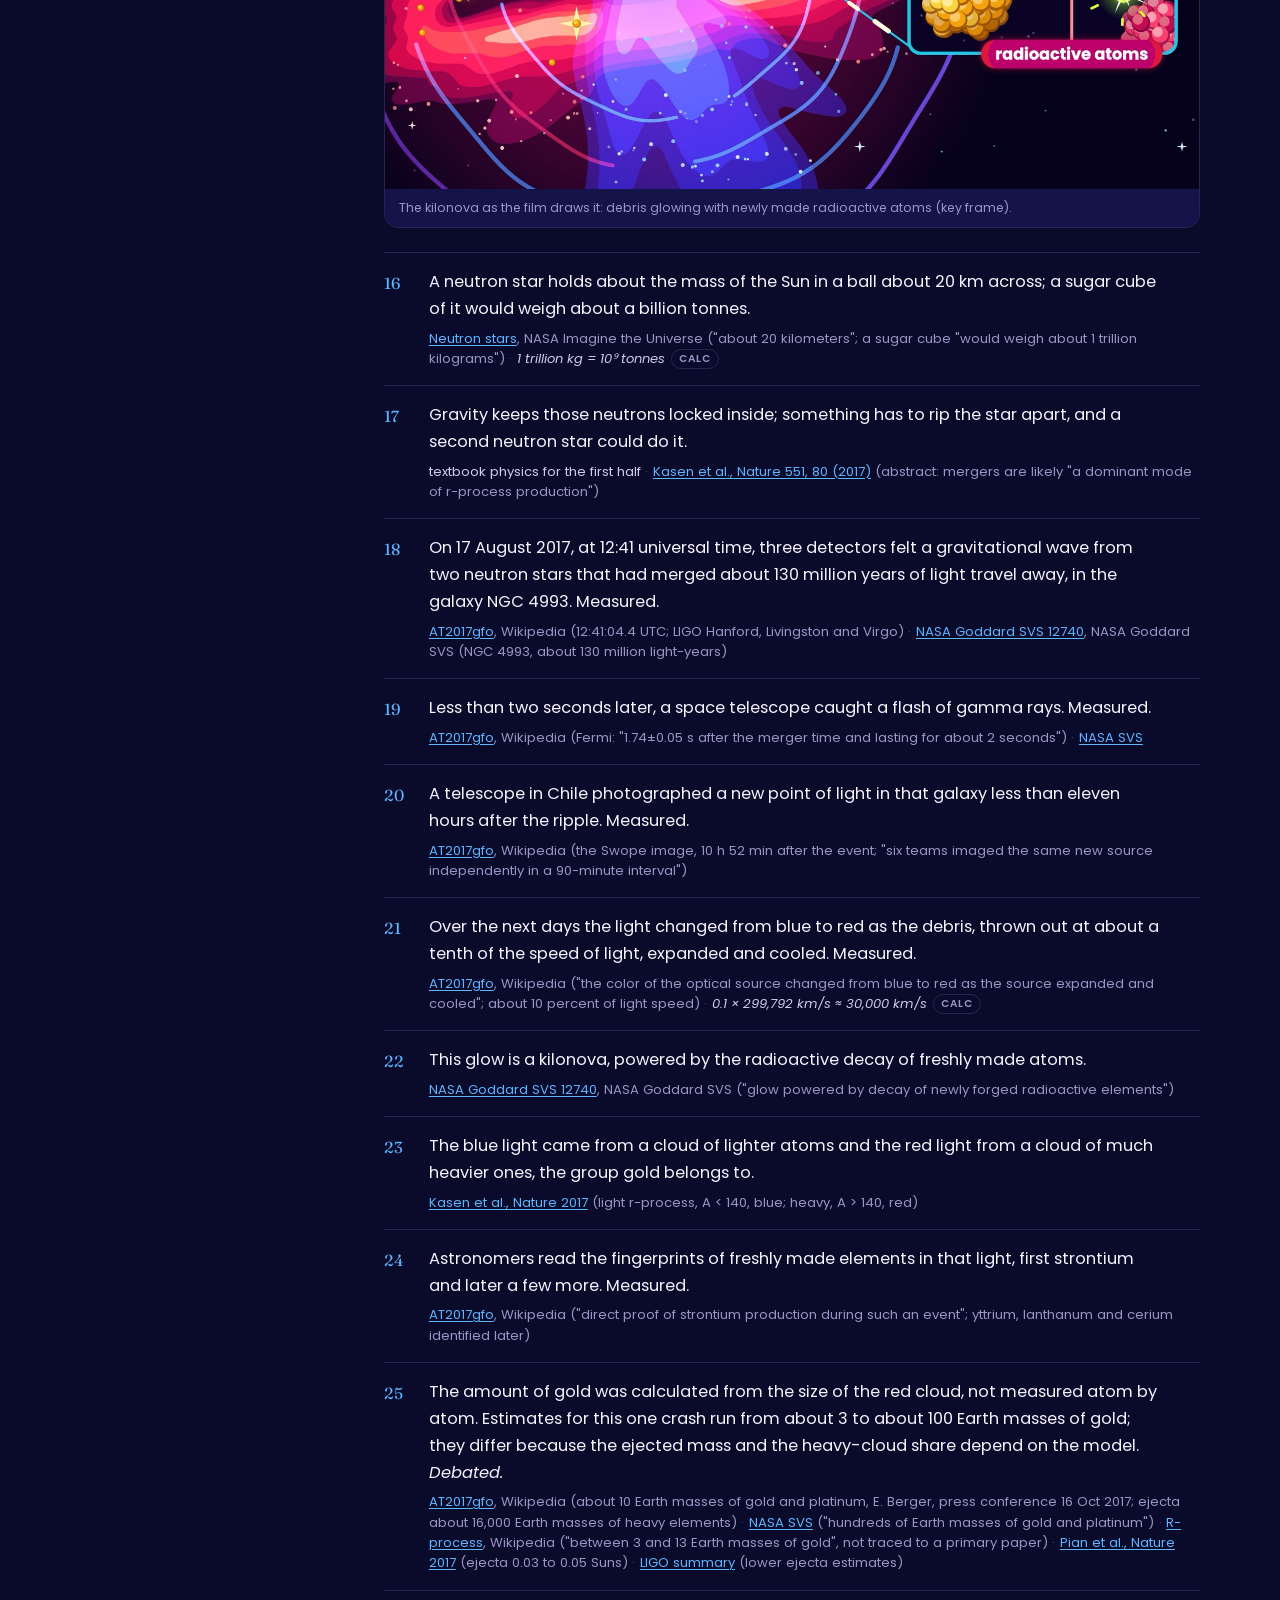
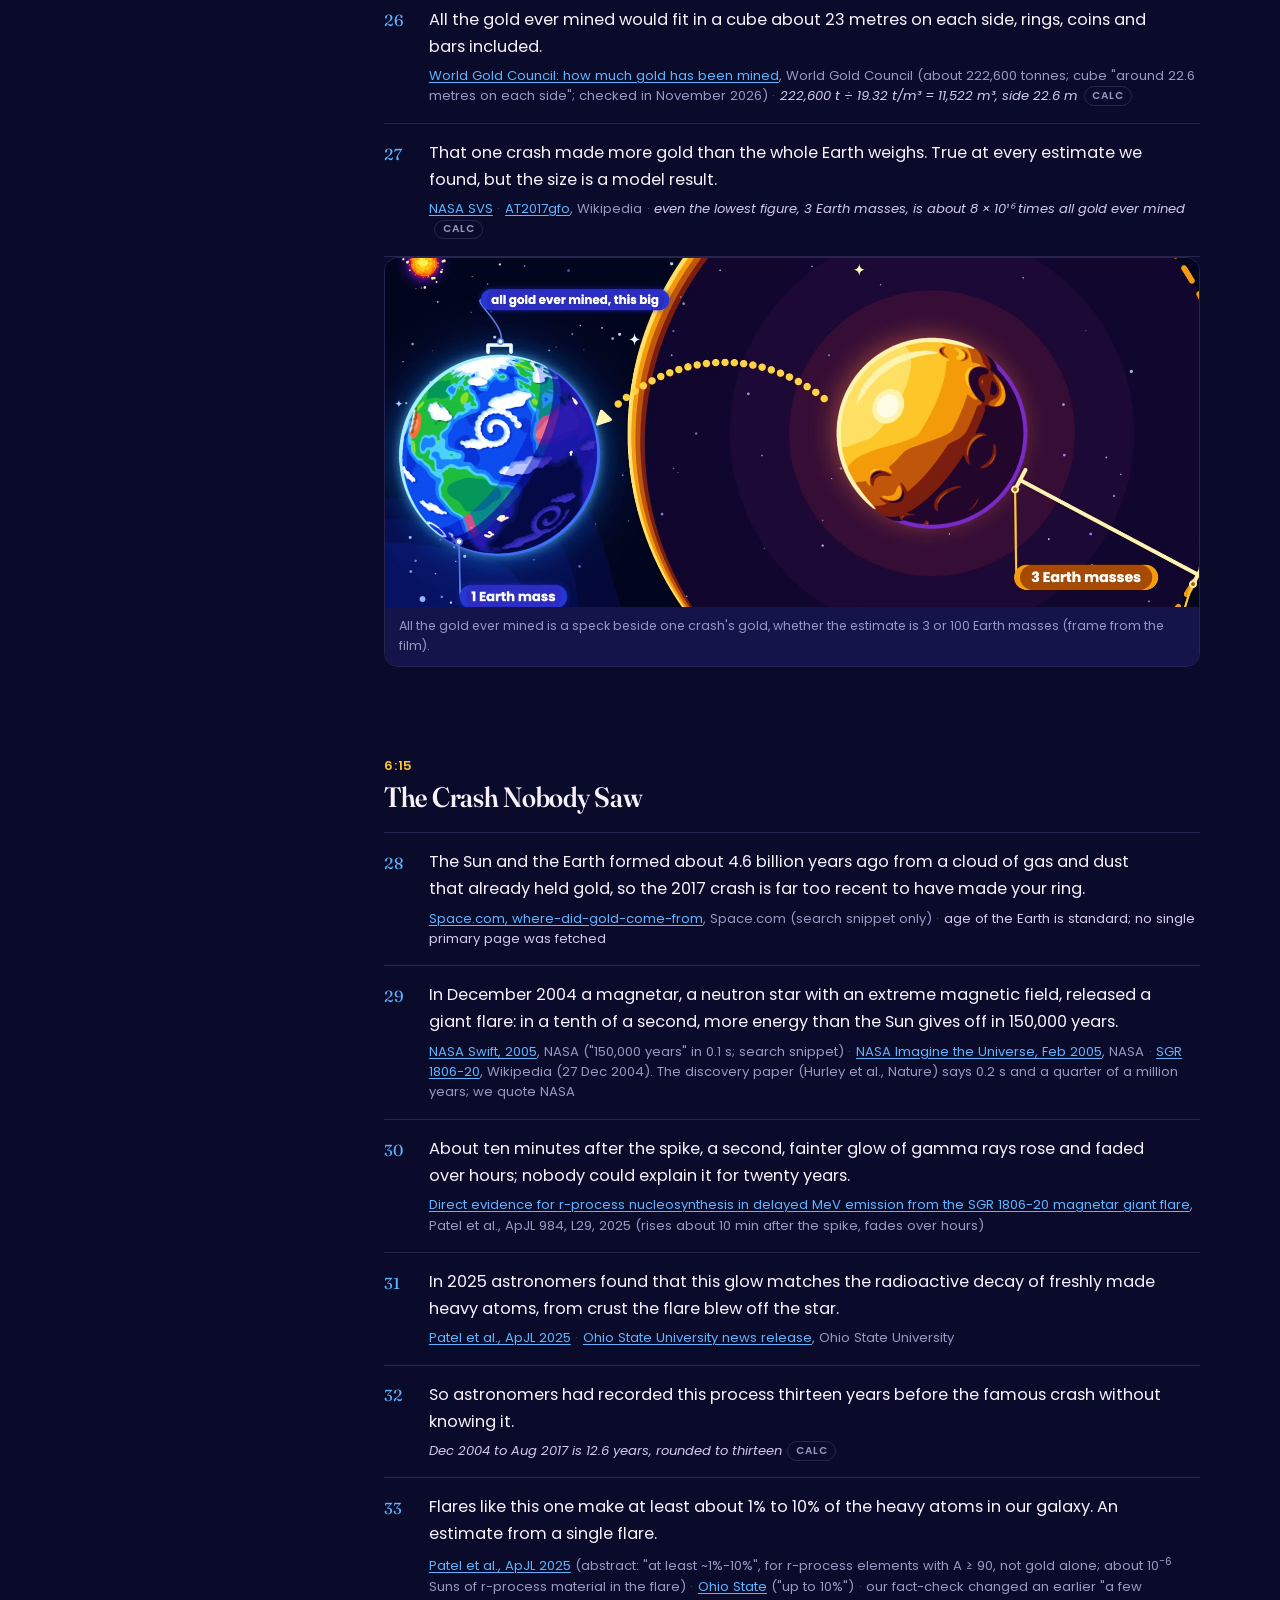
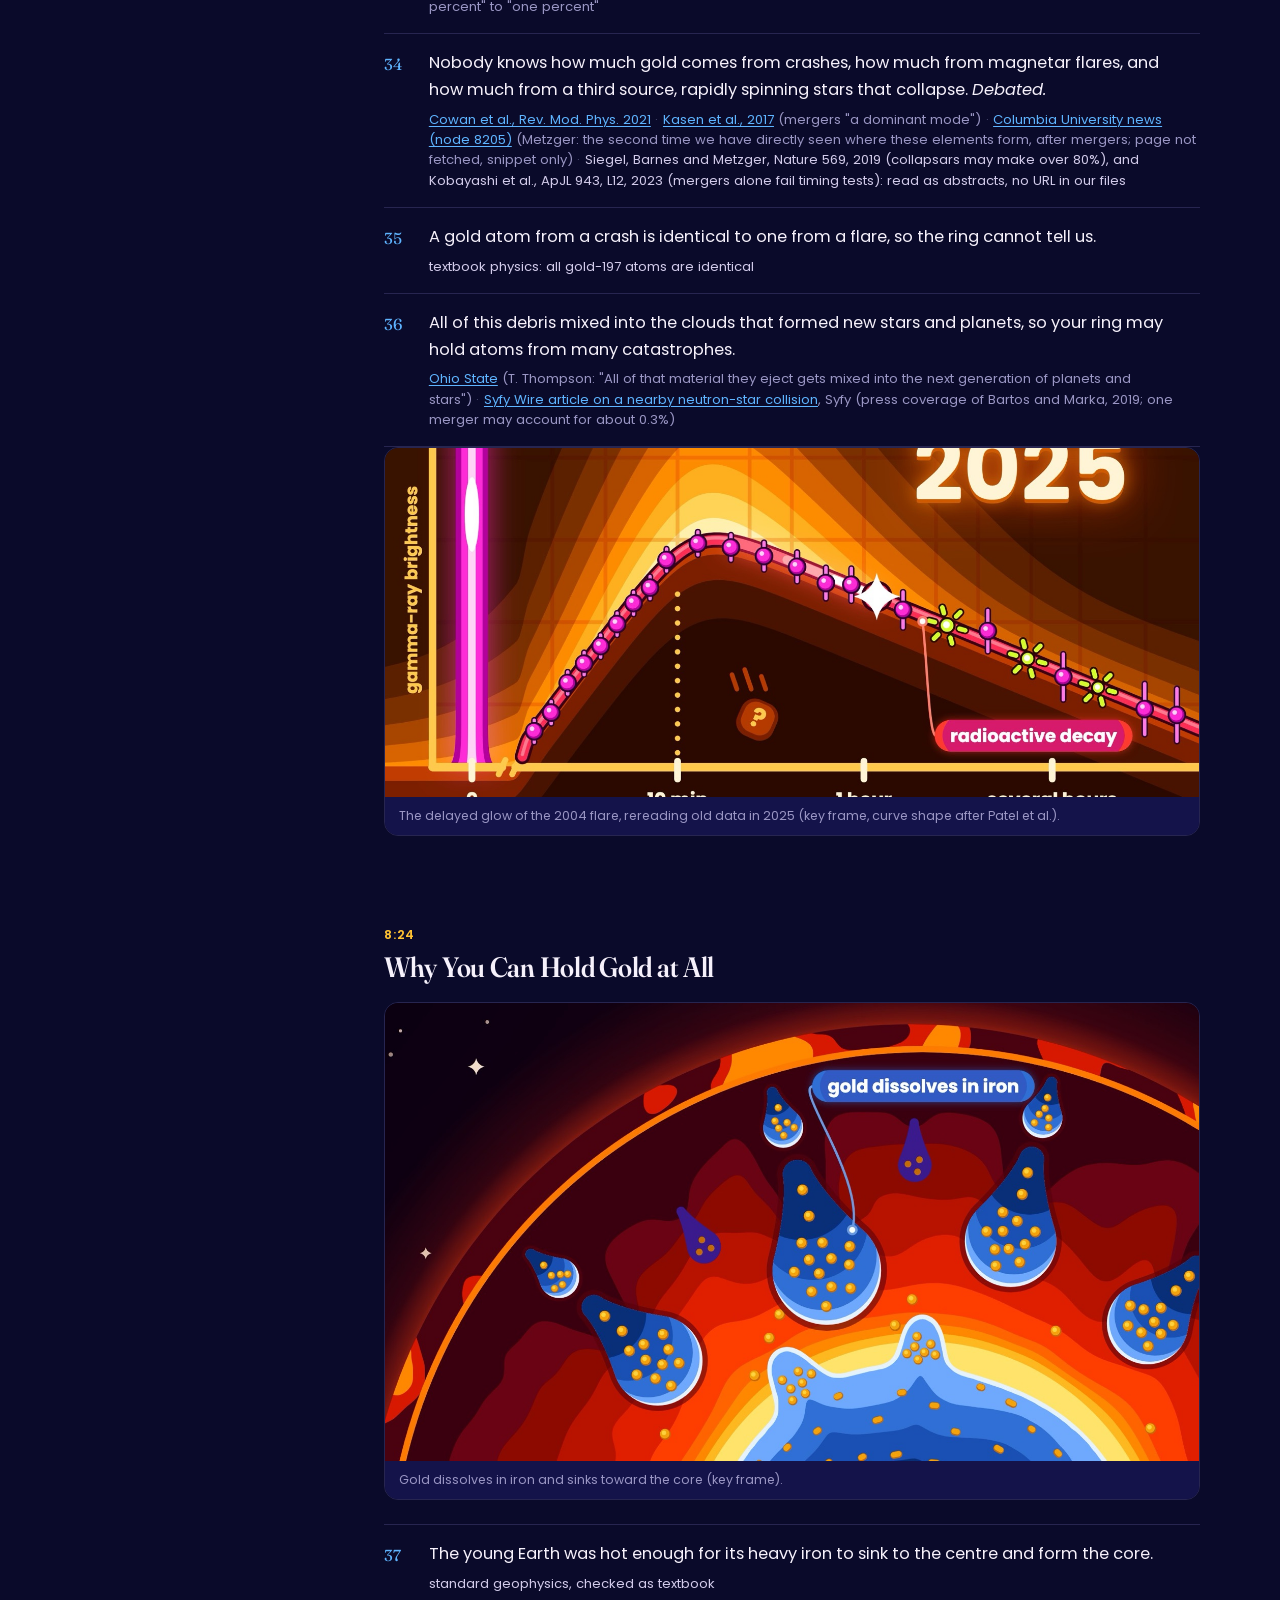
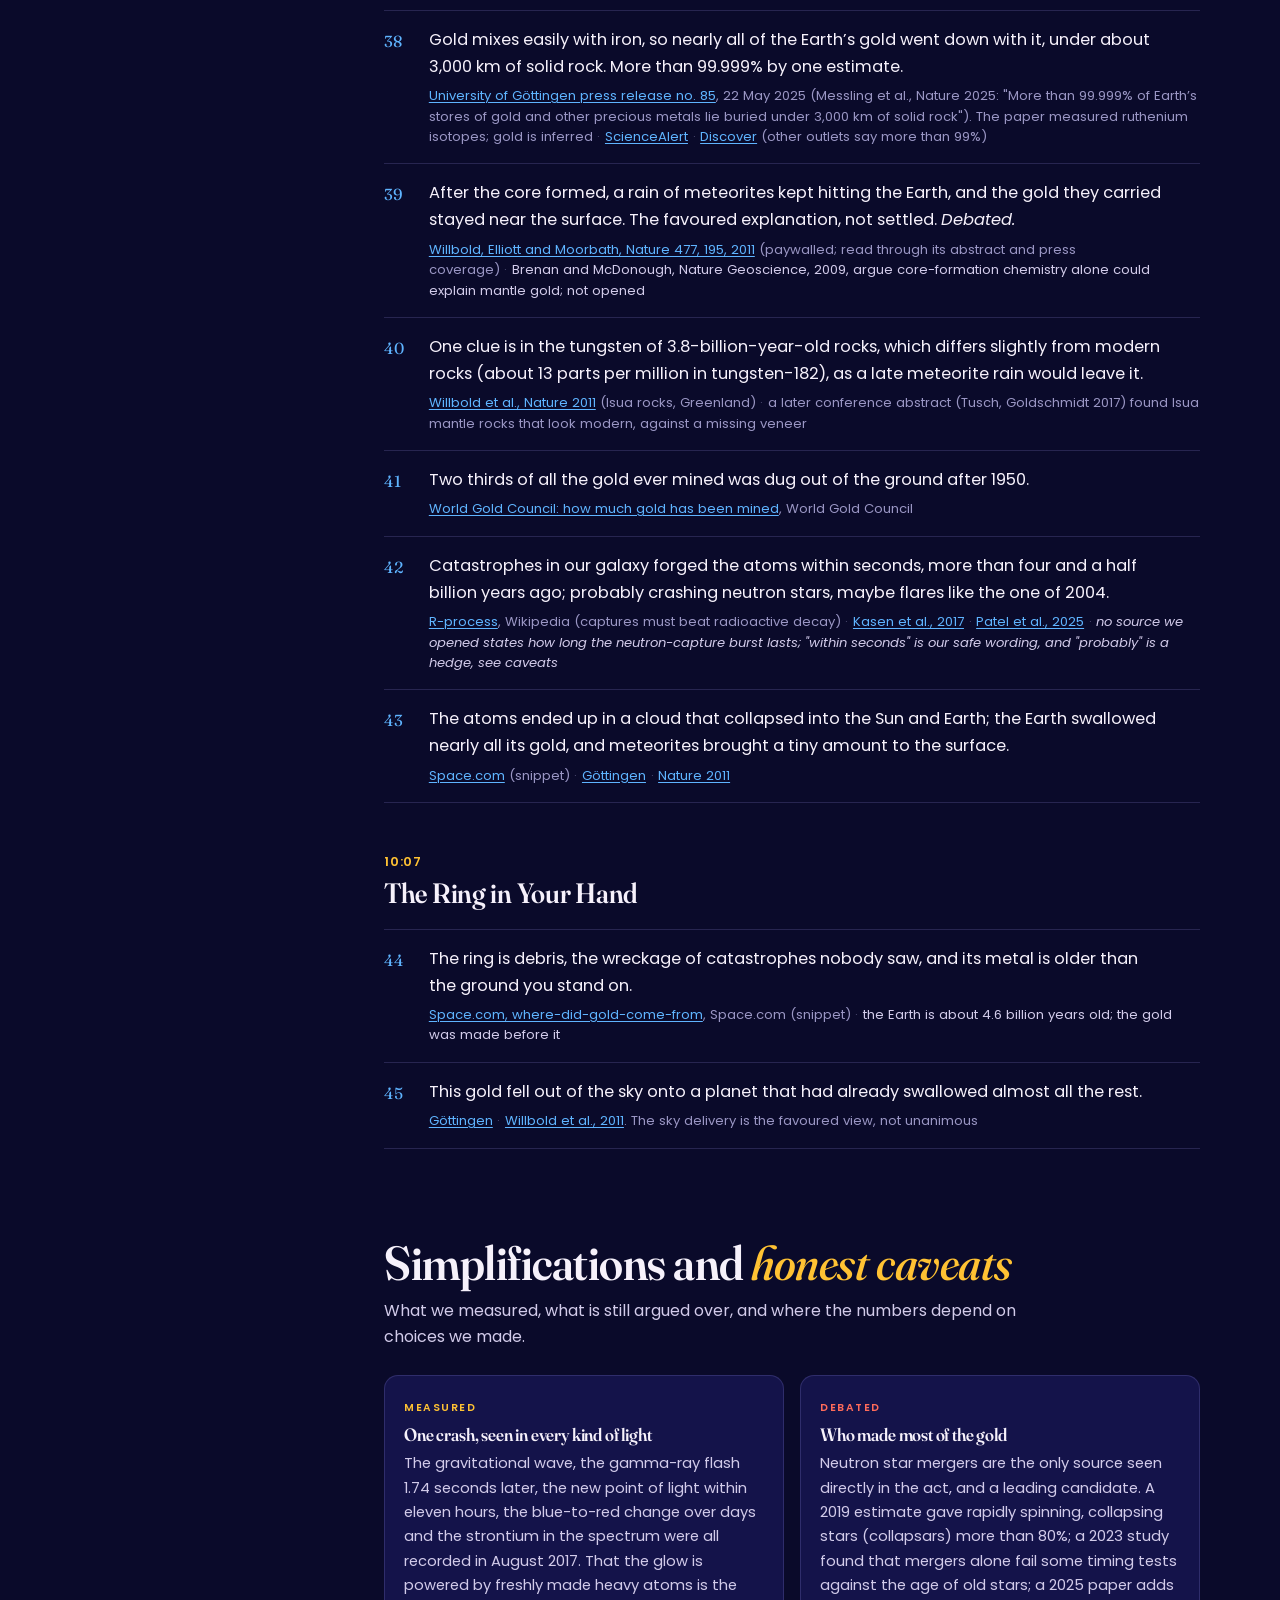
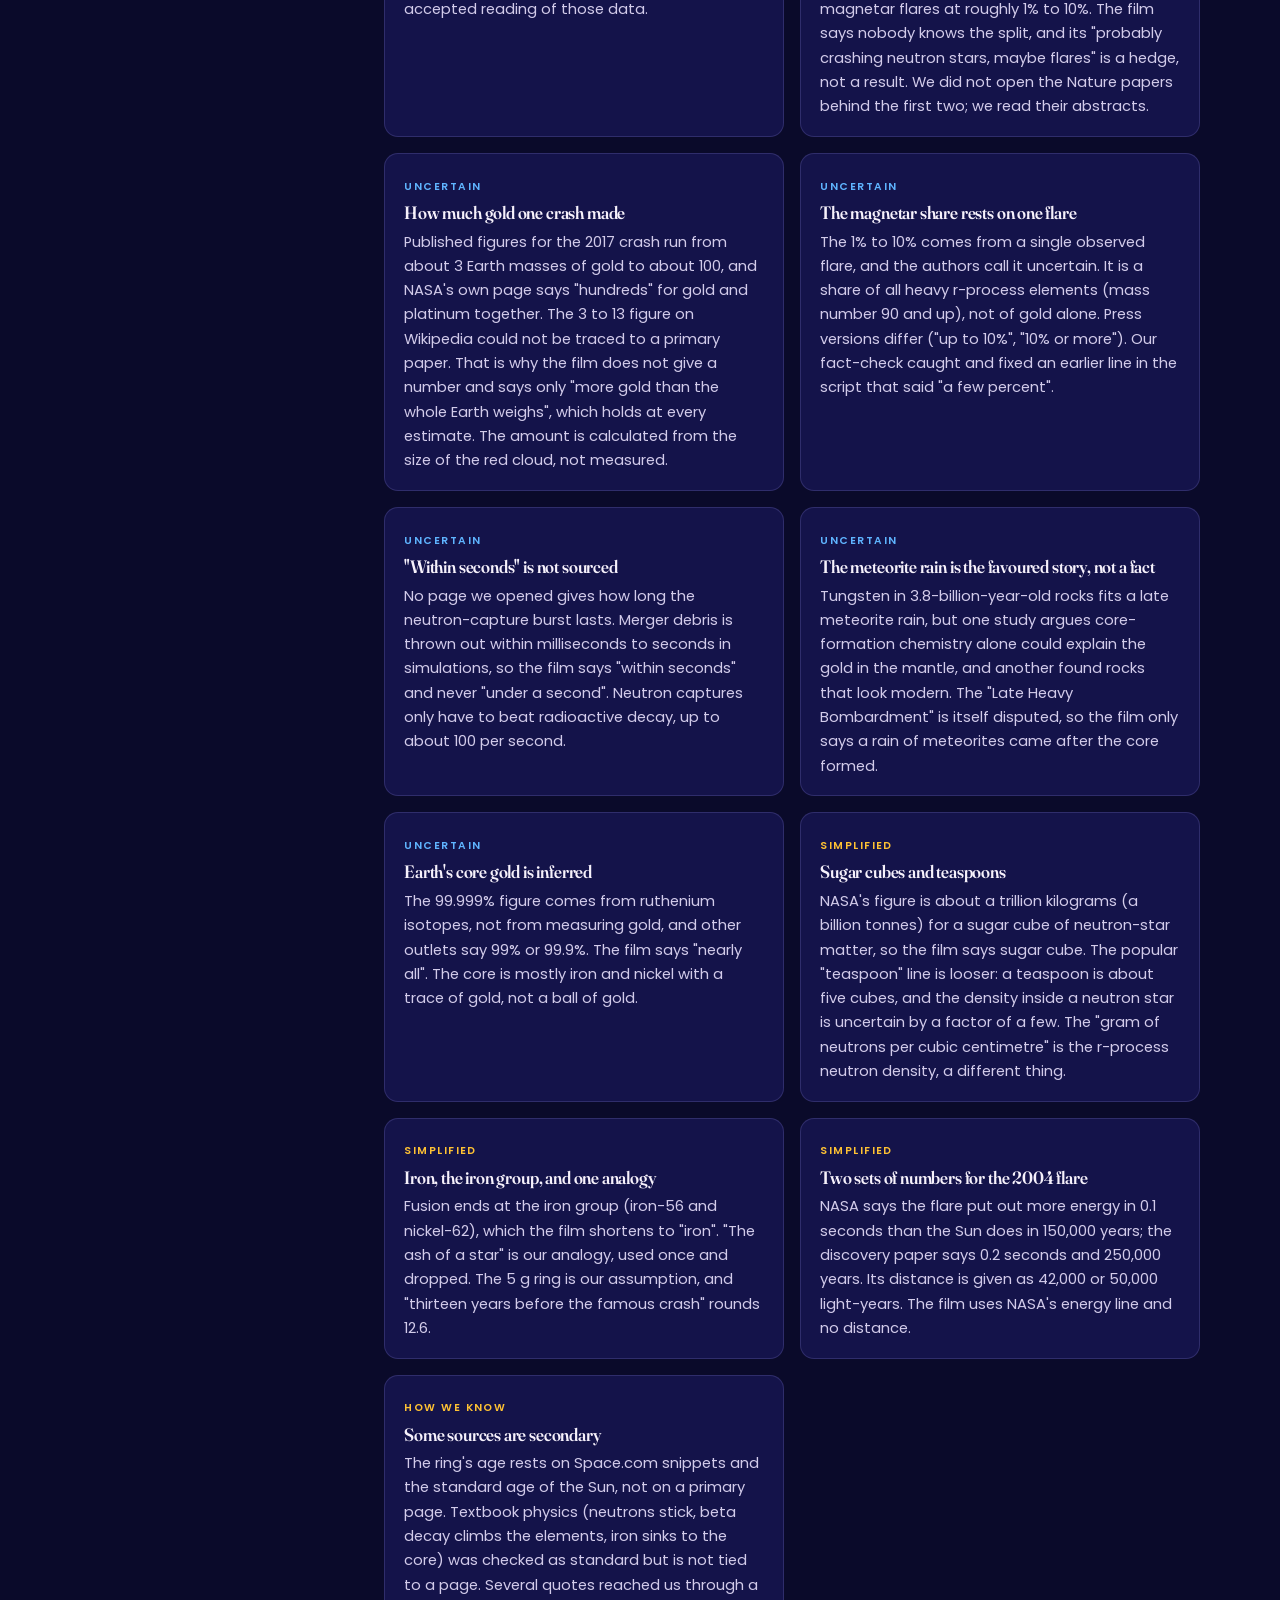
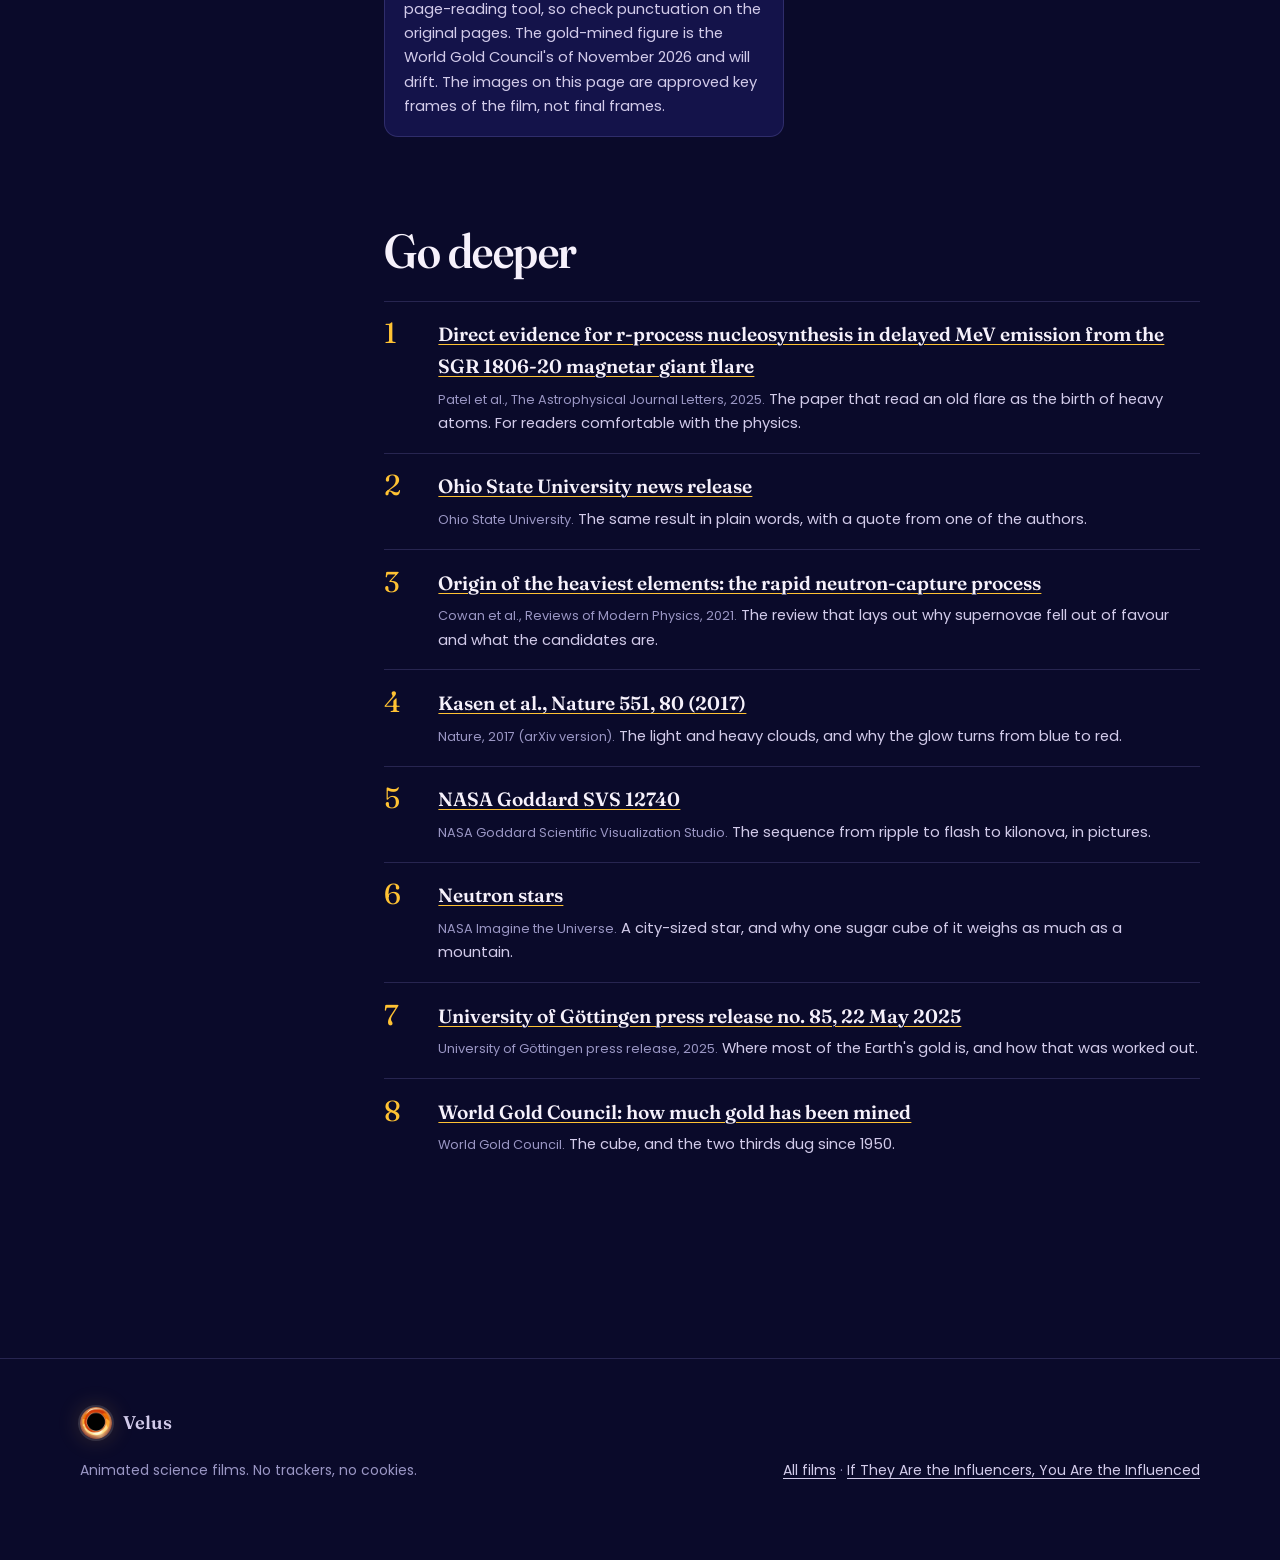
<file: gold.html>
<!doctype html>
<html lang="en">
<head>
  <meta charset="utf-8">
  <meta name="viewport" content="width=device-width, initial-scale=1">
  <title>Your Gold Did Not Come From Earth: Sources and notes</title>
  <meta name="description" content="Every claim in the film about where gold comes from, with its source, plus what was measured, what is still debated, and what is our own calculation or a simplification.">
  <meta name="theme-color" content="#0a0a2a">
  <link rel="icon" href="assets/img/avatar.jpg">
  <link rel="preconnect" href="https://fonts.googleapis.com">
  <link rel="preconnect" href="https://fonts.gstatic.com" crossorigin>
  <link rel="stylesheet" href="https://fonts.googleapis.com/css2?family=Fraunces:ital,opsz,wght@0,9..144,400..700;1,9..144,400..600&family=Poppins:wght@400;500;600&display=swap">
  <link rel="stylesheet" href="assets/css/site.css">
</head>
<body class="theme-gld">
  <a class="skip" href="#main">Skip to content</a>

  <header class="site-header">
    <div class="wrap">
      <a class="logo" href="index.html"><img src="assets/img/avatar.jpg" alt="" width="40" height="40"><span class="brand"></span></a>
      <nav class="nav" aria-label="Main">
        <a href="index.html#films">Films</a>
        <a href="books/index.html">Books</a>
        <a href="influenced.html" class="hide-s">The Influenced</a>
      </nav>
    </div>
  </header>

  <main id="main">
    <section class="film-hero" aria-labelledby="title">
      <div class="backdrop"><img src="assets/img/gld-hero.jpg" width="1600" height="900" alt="A lumpy nugget of gold rises into a blue, ringed cloud of light, under the words FORGED BY DEAD STARS."></div>
      <div class="wrap">
        <div class="intro">
          <p class="kicker">Sources and notes · Space</p>
          <h1 id="title">Your Gold Did Not Come From <em>Earth</em></h1>
          <p class="summary">Gold cannot be made by fusion in any star, however big. It is built in seconds by catastrophes: the crash of two neutron stars, which we have seen, and maybe the flares of magnetars, which we have just started to see. How much each one made is still an open question. This page lists every claim the film makes, where it comes from, what was measured, what is debated, and which numbers are our own.</p>
          <ul class="facts">
            <li><strong>10:47</strong> runtime</li>
            <li><strong>45</strong> claims</li>
            <li>The share from each source is <strong>still debated</strong></li>
          </ul>
        </div>
        <a class="watch" href="https://youtu.be/NlkdtTlYqIU" target="_blank" rel="noopener"><svg viewBox="0 0 16 16" aria-hidden="true"><path fill="currentColor" d="M3 1.5v13l11-6.5z"/></svg><span>Watch the film on YouTube</span></a>
        <p class="book-link">This film is also an illustrated book: <a href="books/gold.html">Your Gold Did Not Come From Earth, the book</a>.</p>
      </div>
    </section>

    <div class="wrap layout">
      <nav class="toc" aria-label="On this page">
        <p class="kicker">On this page</p>
        <ol>
          <li><a href="#chapters">Chapters</a></li>
          <li><a href="#claims">What the film claims</a></li>
          <li><a href="#caveats">Simplifications and caveats</a></li>
          <li><a href="#deeper">Go deeper</a></li>
        </ol>
      </nav>

      <div>
        <section class="block" id="chapters" aria-labelledby="chapters-h">
          <h2 id="chapters-h">Chapters</h2>
          <ol class="chapters">
            <li><time data-t="0" datetime="PT0M0S">0:00</time><span><span class="ch-title">The Cold Open</span><span class="ch-sub">A ring, held up to the light</span></span></li>
            <li><time data-t="41" datetime="PT0M41S">0:41</time><span><span class="ch-title">Why the Sun Can't Make Gold</span><span class="ch-sub">Fusion runs out at iron</span></span></li>
            <li><time data-t="114" datetime="PT1M54S">1:54</time><span><span class="ch-title">The Recipe for Gold</span><span class="ch-sub">Neutrons, fast</span></span></li>
            <li><time data-t="224" datetime="PT3M44S">3:44</time><span><span class="ch-title">The Day Two Dead Stars Crashed</span><span class="ch-sub">GW170817, the kilonova</span></span></li>
            <li><time data-t="375" datetime="PT6M15S">6:15</time><span><span class="ch-title">The Crash Nobody Saw</span><span class="ch-sub">A second way to make gold</span></span></li>
            <li><time data-t="504" datetime="PT8M24S">8:24</time><span><span class="ch-title">Why You Can Hold Gold at All</span><span class="ch-sub">The Earth swallowed its gold</span></span></li>
            <li><time data-t="607" datetime="PT10M7S">10:07</time><span><span class="ch-title">The Ring in Your Hand</span><span class="ch-sub">Debris older than the ground</span></span></li>
          </ol>
        </section>

        <section class="block" id="claims" aria-labelledby="claims-h">
          <h2 id="claims-h">What the film claims, <em>and where it comes from</em></h2>
          <p class="note">In film order, one line each. Links go to the sources our researchers read. <span class="badge">calc</span> means we derived the number ourselves and a fact-checker recomputed it. "Measured" marks what instruments recorded; "Debated" marks what researchers still disagree about. Wikipedia pages and press releases are secondary sources, used where they quote the primary papers; several Nature papers are paywalled and were read through their abstracts. Chapter times follow the narration of the finished soundtrack.</p>

          <article class="chapter-claims" aria-labelledby="c0">
            <header><span class="ts">0:00</span><h3 id="c0">The Cold Open</h3></header>
            <ol class="claims" style="--start:0">
              <li><p class="c">Gold in a ring is older than the Earth and older than the Sun: the metal was made before the cloud that formed them collapsed.</p>
                <p class="src"><a href="https://space.com/where-did-gold-come-from.html">Space.com, where-did-gold-come-from</a>, Space.com (search snippet only; the page itself was not opened)<span class="sep">·</span><span class="nolink">the 4.6 billion year age of the Sun and Earth is standard; no single primary page was fetched</span></p></li>
              <li><p class="c">Nothing on Earth could have made that gold, and neither could the Sun: stars fuse only up to the iron group, and gold needs a different process.</p>
                <p class="src"><a href="https://en.wikipedia.org/wiki/Nuclear_binding_energy">Nuclear binding energy</a>, Wikipedia<span class="sep">·</span><a href="https://en.wikipedia.org/wiki/R-process">R-process</a>, Wikipedia ("approximately half of the atomic nuclei heavier than iron")</p></li>
              <li><p class="c">A 5 g ring holds about fifteen thousand billion billion (1.5 × 10²²) atoms of gold.</p>
                <p class="src"><span class="calc">our calculation: 5 g ÷ 196.97 g/mol × 6.022 × 10²³; the 5 g ring is our assumption</span><span class="badge">calc</span></p></li>
              <li><p class="c">The same metal is in your phone and maybe in your teeth.</p>
                <p class="src"><span class="nolink">Gold, Wikipedia (corrosion-resistant electrical connectors in computerised devices; dentistry); we did not link the page</span><span class="sep">·</span>a phone holds only a few hundredths of a gram (soft figure from trade sites, not used on screen as a number)</p></li>
            </ol>
          </article>

          <article class="chapter-claims" aria-labelledby="c1">
            <header><span class="ts">0:41</span><h3 id="c1">Why the Sun Can't Make Gold</h3></header>
            <ol class="claims" style="--start:4">
              <li><p class="c">Stars spend their lives fusing small nuclei into bigger ones, and each fusion releases energy. The biggest stars keep going up to iron.</p>
                <p class="src"><a href="https://en.wikipedia.org/wiki/Nuclear_binding_energy">Nuclear binding energy</a>, Wikipedia ("For elements that weigh more than iron… the fusion process no longer releases energy"); the page does not itself say "stars stop at iron", which is standard stellar physics, so the film says iron and nickel, the iron group</p></li>
              <li><p class="c">Iron and nickel have the most tightly bound nuclei there are, so fusing them into anything heavier costs energy instead of releasing it.</p>
                <p class="src"><a href="https://en.wikipedia.org/wiki/Nuclear_binding_energy">Nuclear binding energy</a>, Wikipedia ("nickel-62 is the most tightly bound nucleus"; iron-56 "the most efficiently bound")</p></li>
              <li><p class="c">An iron nucleus holds 56 particles and a gold nucleus 197.</p>
                <p class="src"><a href="https://en.wikipedia.org/wiki/Nuclear_binding_energy">Nuclear binding energy</a>, Wikipedia (iron-56)<span class="sep">·</span><a href="https://en.wikipedia.org/wiki/R-process">R-process</a>, Wikipedia (gold, A = 197, mainly an r-process element)</p></li>
              <li><p class="c">So fusion can never make gold, however big the star.</p>
                <p class="src"><a href="https://en.wikipedia.org/wiki/Nuclear_binding_energy">Nuclear binding energy</a>, Wikipedia<span class="sep">·</span><a href="https://en.wikipedia.org/wiki/R-process">R-process</a>, Wikipedia</p></li>
              <li><p class="c">Iron is “the ash of a star”: you cannot keep a fire going by burning the ash.</p>
                <p class="src"><span class="calc">our analogy, not a sourced claim; the film uses it once, after showing the real physics</span></p></li>
            </ol>
          </article>

          <article class="chapter-claims" aria-labelledby="c2">
            <header><span class="ts">1:54</span><h3 id="c2">The Recipe for Gold</h3></header>
            <ol class="claims" style="--start:9">
              <li><p class="c">Gold is built with neutrons, by the r-process (rapid neutron capture), which makes about half of the nuclei heavier than iron; the slow s-process makes the rest.</p>
                <p class="src"><a href="https://en.wikipedia.org/wiki/R-process">R-process</a>, Wikipedia</p></li>
              <li><p class="c">A neutron has no electric charge, so a nucleus does not push it away and it can stick. When a nucleus holds too many neutrons, some turn into protons, and each new proton moves the atom up one element until it reaches gold.</p>
                <p class="src"><span class="nolink">textbook nuclear physics (beta decay), checked as standard in our fact-check; not tied to a page we opened</span></p></li>
              <li><p class="c">The overstuffed nuclei fall apart quickly, so the next neutrons must arrive first: up to about 100 captures per second.</p>
                <p class="src"><a href="https://en.wikipedia.org/wiki/R-process">R-process</a>, Wikipedia ("up to 100 captures per second")</p></li>
              <li><p class="c">The process needs about a gram of free neutrons in every cubic centimetre, the size of a sugar cube (about 10²⁴ per cm³).</p>
                <p class="src"><a href="https://en.wikipedia.org/wiki/R-process">R-process</a>, Wikipedia ("almost a gram of free neutrons in every cubic centimeter")</p></li>
              <li><p class="c">In 1957 four scientists (Burbidge, Burbidge, Fowler and Hoyle) named the r-process and guessed that supernovae were where it happens.</p>
                <p class="src"><a href="https://en.wikipedia.org/wiki/B2FH_paper">B2FH paper</a>, Wikipedia (Rev. Mod. Phys. 29, 547)<span class="sep">·</span><a href="https://en.wikipedia.org/wiki/R-process">R-process</a>, Wikipedia (the review "named the r-process and outlined the physics that guides it"; supernovae proposed "probably")</p></li>
              <li><p class="c">For about sixty years the supernova was the standard answer, but simulations of these explosions kept falling short of neutrons.</p>
                <p class="src"><a href="https://arxiv.org/abs/1901.01410">Origin of the heaviest elements: the rapid neutron-capture process</a>, Cowan et al., Rev. Mod. Phys., 2021 ("more recent studies have cast substantial doubts on this environment")<span class="sep">·</span><a href="https://en.wikipedia.org/wiki/R-process">R-process</a>, Wikipedia (supernova ejecta must be neutron-rich, "a condition which has been difficult to achieve in models")<span class="sep">·</span><span class="calc">“sixty years”: 1957 to the 2017 merger, our arithmetic</span><span class="badge">calc</span></p></li>
            </ol>
          </article>

          <article class="chapter-claims" aria-labelledby="c3">
            <header><span class="ts">3:44</span><h3 id="c3">The Day Two Dead Stars Crashed</h3></header>
            <figure class="frame"><img src="assets/img/gld-kilonova.jpg" width="1600" height="900" loading="lazy" alt="A glowing pink and violet cloud around a white point, with a magnified box showing red and gold atomic clusters and the label radioactive atoms."><figcaption>The kilonova as the film draws it: debris glowing with newly made radioactive atoms (key frame).</figcaption></figure>
            <ol class="claims" style="--start:15">
              <li><p class="c">A neutron star holds about the mass of the Sun in a ball about 20 km across; a sugar cube of it would weigh about a billion tonnes.</p>
                <p class="src"><a href="https://imagine.gsfc.nasa.gov/science/objects/neutron_stars1.html">Neutron stars</a>, NASA Imagine the Universe ("about 20 kilometers"; a sugar cube "would weigh about 1 trillion kilograms")<span class="sep">·</span><span class="calc">1 trillion kg = 10⁹ tonnes</span><span class="badge">calc</span></p></li>
              <li><p class="c">Gravity keeps those neutrons locked inside; something has to rip the star apart, and a second neutron star could do it.</p>
                <p class="src"><span class="nolink">textbook physics for the first half</span><span class="sep">·</span><a href="https://arxiv.org/abs/1710.05463">Kasen et al., Nature 551, 80 (2017)</a> (abstract: mergers are likely "a dominant mode of r-process production")</p></li>
              <li><p class="c">On 17 August 2017, at 12:41 universal time, three detectors felt a gravitational wave from two neutron stars that had merged about 130 million years of light travel away, in the galaxy NGC 4993. Measured.</p>
                <p class="src"><a href="https://en.wikipedia.org/wiki/AT2017gfo">AT2017gfo</a>, Wikipedia (12:41:04.4 UTC; LIGO Hanford, Livingston and Virgo)<span class="sep">·</span><a href="https://svs.gsfc.nasa.gov/12740/">NASA Goddard SVS 12740</a>, NASA Goddard SVS (NGC 4993, about 130 million light-years)</p></li>
              <li><p class="c">Less than two seconds later, a space telescope caught a flash of gamma rays. Measured.</p>
                <p class="src"><a href="https://en.wikipedia.org/wiki/AT2017gfo">AT2017gfo</a>, Wikipedia (Fermi: "1.74±0.05 s after the merger time and lasting for about 2 seconds")<span class="sep">·</span><a href="https://svs.gsfc.nasa.gov/12740/">NASA SVS</a></p></li>
              <li><p class="c">A telescope in Chile photographed a new point of light in that galaxy less than eleven hours after the ripple. Measured.</p>
                <p class="src"><a href="https://en.wikipedia.org/wiki/AT2017gfo">AT2017gfo</a>, Wikipedia (the Swope image, 10 h 52 min after the event; "six teams imaged the same new source independently in a 90-minute interval")</p></li>
              <li><p class="c">Over the next days the light changed from blue to red as the debris, thrown out at about a tenth of the speed of light, expanded and cooled. Measured.</p>
                <p class="src"><a href="https://en.wikipedia.org/wiki/AT2017gfo">AT2017gfo</a>, Wikipedia ("the color of the optical source changed from blue to red as the source expanded and cooled"; about 10 percent of light speed)<span class="sep">·</span><span class="calc">0.1 × 299,792 km/s ≈ 30,000 km/s</span><span class="badge">calc</span></p></li>
              <li><p class="c">This glow is a kilonova, powered by the radioactive decay of freshly made atoms.</p>
                <p class="src"><a href="https://svs.gsfc.nasa.gov/12740/">NASA Goddard SVS 12740</a>, NASA Goddard SVS ("glow powered by decay of newly forged radioactive elements")</p></li>
              <li><p class="c">The blue light came from a cloud of lighter atoms and the red light from a cloud of much heavier ones, the group gold belongs to.</p>
                <p class="src"><a href="https://arxiv.org/abs/1710.05463">Kasen et al., Nature 2017</a> (light r-process, A &lt; 140, blue; heavy, A &gt; 140, red)</p></li>
              <li><p class="c">Astronomers read the fingerprints of freshly made elements in that light, first strontium and later a few more. Measured.</p>
                <p class="src"><a href="https://en.wikipedia.org/wiki/AT2017gfo">AT2017gfo</a>, Wikipedia ("direct proof of strontium production during such an event"; yttrium, lanthanum and cerium identified later)</p></li>
              <li><p class="c">The amount of gold was calculated from the size of the red cloud, not measured atom by atom. Estimates for this one crash run from about 3 to about 100 Earth masses of gold; they differ because the ejected mass and the heavy-cloud share depend on the model. <em>Debated.</em></p>
                <p class="src"><a href="https://en.wikipedia.org/wiki/AT2017gfo">AT2017gfo</a>, Wikipedia (about 10 Earth masses of gold and platinum, E. Berger, press conference 16 Oct 2017; ejecta about 16,000 Earth masses of heavy elements)<span class="sep">·</span><a href="https://svs.gsfc.nasa.gov/12740/">NASA SVS</a> ("hundreds of Earth masses of gold and platinum")<span class="sep">·</span><a href="https://en.wikipedia.org/wiki/R-process">R-process</a>, Wikipedia ("between 3 and 13 Earth masses of gold", not traced to a primary paper)<span class="sep">·</span><a href="https://arxiv.org/pdf/1710.05858">Pian et al., Nature 2017</a> (ejecta 0.03 to 0.05 Suns)<span class="sep">·</span><a href="https://ligo.org/?p=3556">LIGO summary</a> (lower ejecta estimates)</p></li>
              <li><p class="c">All the gold ever mined would fit in a cube about 23 metres on each side, rings, coins and bars included.</p>
                <p class="src"><a href="https://www.gold.org/about-gold/gold-supply/gold-mining/how-much-gold-has-been-mined">World Gold Council: how much gold has been mined</a>, World Gold Council (about 222,600 tonnes; cube "around 22.6 metres on each side"; checked in November 2026)<span class="sep">·</span><span class="calc">222,600 t ÷ 19.32 t/m³ = 11,522 m³, side 22.6 m</span><span class="badge">calc</span></p></li>
              <li><p class="c">That one crash made more gold than the whole Earth weighs. True at every estimate we found, but the size is a model result.</p>
                <p class="src"><a href="https://svs.gsfc.nasa.gov/12740/">NASA SVS</a><span class="sep">·</span><a href="https://en.wikipedia.org/wiki/AT2017gfo">AT2017gfo</a>, Wikipedia<span class="sep">·</span><span class="calc">even the lowest figure, 3 Earth masses, is about 8 × 10¹⁶ times all gold ever mined</span><span class="badge">calc</span></p></li>
            </ol>
          </article>

          <figure class="pull"><img src="assets/img/gld-gold-planet.jpg" width="1600" height="900" loading="lazy" alt="A small blue Earth beside a much larger golden planet, with a tiny bracket labelled all gold ever mined, this big, and a 1 Earth mass tag and two orange tags reading 3 Earth masses and about 100 Earth masses."><figcaption>All the gold ever mined is a speck beside one crash's gold, whether the estimate is 3 or 100 Earth masses (frame from the film).</figcaption></figure>

          <article class="chapter-claims" aria-labelledby="c4">
            <header><span class="ts">6:15</span><h3 id="c4">The Crash Nobody Saw</h3></header>
            <ol class="claims" style="--start:27">
              <li><p class="c">The Sun and the Earth formed about 4.6 billion years ago from a cloud of gas and dust that already held gold, so the 2017 crash is far too recent to have made your ring.</p>
                <p class="src"><a href="https://space.com/where-did-gold-come-from.html">Space.com, where-did-gold-come-from</a>, Space.com (search snippet only)<span class="sep">·</span><span class="nolink">age of the Earth is standard; no single primary page was fetched</span></p></li>
              <li><p class="c">In December 2004 a magnetar, a neutron star with an extreme magnetic field, released a giant flare: in a tenth of a second, more energy than the Sun gives off in 150,000 years.</p>
                <p class="src"><a href="https://swift.gsfc.nasa.gov/news/2005/05-051.html">NASA Swift, 2005</a>, NASA ("150,000 years" in 0.1 s; search snippet)<span class="sep">·</span><a href="https://imagine.gsfc.nasa.gov/news/25feb05.html">NASA Imagine the Universe, Feb 2005</a>, NASA<span class="sep">·</span><a href="https://en.wikipedia.org/wiki/SGR_1806-20">SGR 1806-20</a>, Wikipedia (27 Dec 2004). The discovery paper (Hurley et al., Nature) says 0.2 s and a quarter of a million years; we quote NASA</p></li>
              <li><p class="c">About ten minutes after the spike, a second, fainter glow of gamma rays rose and faded over hours; nobody could explain it for twenty years.</p>
                <p class="src"><a href="https://iopscience.iop.org/article/10.3847/2041-8213/adc9b0">Direct evidence for r-process nucleosynthesis in delayed MeV emission from the SGR 1806-20 magnetar giant flare</a>, Patel et al., ApJL 984, L29, 2025 (rises about 10 min after the spike, fades over hours)</p></li>
              <li><p class="c">In 2025 astronomers found that this glow matches the radioactive decay of freshly made heavy atoms, from crust the flare blew off the star.</p>
                <p class="src"><a href="https://iopscience.iop.org/article/10.3847/2041-8213/adc9b0">Patel et al., ApJL 2025</a><span class="sep">·</span><a href="https://news.osu.edu/study-reveals-new-source-of-the-heavy-elements/">Ohio State University news release</a>, Ohio State University</p></li>
              <li><p class="c">So astronomers had recorded this process thirteen years before the famous crash without knowing it.</p>
                <p class="src"><span class="calc">Dec 2004 to Aug 2017 is 12.6 years, rounded to thirteen</span><span class="badge">calc</span></p></li>
              <li><p class="c">Flares like this one make at least about 1% to 10% of the heavy atoms in our galaxy. An estimate from a single flare.</p>
                <p class="src"><a href="https://iopscience.iop.org/article/10.3847/2041-8213/adc9b0">Patel et al., ApJL 2025</a> (abstract: "at least ~1%-10%", for r-process elements with A ≥ 90, not gold alone; about 10<sup>−6</sup> Suns of r-process material in the flare)<span class="sep">·</span><a href="https://news.osu.edu/study-reveals-new-source-of-the-heavy-elements/">Ohio State</a> ("up to 10%")<span class="sep">·</span>our fact-check changed an earlier "a few percent" to "one percent"</p></li>
              <li><p class="c">Nobody knows how much gold comes from crashes, how much from magnetar flares, and how much from a third source, rapidly spinning stars that collapse. <em>Debated.</em></p>
                <p class="src"><a href="https://arxiv.org/abs/1901.01410">Cowan et al., Rev. Mod. Phys. 2021</a><span class="sep">·</span><a href="https://arxiv.org/abs/1710.05463">Kasen et al., 2017</a> (mergers "a dominant mode")<span class="sep">·</span><a href="https://news.columbia.edu/node/8205">Columbia University news (node 8205)</a> (Metzger: the second time we have directly seen where these elements form, after mergers; page not fetched, snippet only)<span class="sep">·</span><span class="nolink">Siegel, Barnes and Metzger, Nature 569, 2019 (collapsars may make over 80%), and Kobayashi et al., ApJL 943, L12, 2023 (mergers alone fail timing tests): read as abstracts, no URL in our files</span></p></li>
              <li><p class="c">A gold atom from a crash is identical to one from a flare, so the ring cannot tell us.</p>
                <p class="src"><span class="nolink">textbook physics: all gold-197 atoms are identical</span></p></li>
              <li><p class="c">All of this debris mixed into the clouds that formed new stars and planets, so your ring may hold atoms from many catastrophes.</p>
                <p class="src"><a href="https://news.osu.edu/study-reveals-new-source-of-the-heavy-elements/">Ohio State</a> (T. Thompson: "All of that material they eject gets mixed into the next generation of planets and stars")<span class="sep">·</span><a href="https://www.syfy.com/syfy-wire/a-nearby-binary-neutron-star-collision-may-have-seeded-the-early-solar-system-with-gold">Syfy Wire article on a nearby neutron-star collision</a>, Syfy (press coverage of Bartos and Marka, 2019; one merger may account for about 0.3%)</p></li>
            </ol>
          </article>

          <figure class="pull"><img src="assets/img/gld-flare.jpg" width="1600" height="900" loading="lazy" alt="A glowing curve of gamma-ray brightness against time: a thin pink spike at zero, then a slow bump peaking around ten minutes and fading over hours, with the year 2025 in large letters."><figcaption>The delayed glow of the 2004 flare, rereading old data in 2025 (key frame, curve shape after Patel et al.).</figcaption></figure>

          <article class="chapter-claims" aria-labelledby="c5">
            <header><span class="ts">8:24</span><h3 id="c5">Why You Can Hold Gold at All</h3></header>
            <figure class="frame"><img src="assets/img/gld-core.jpg" width="1600" height="900" loading="lazy" alt="A cross-section of the young molten Earth in orange and red, with blue iron drops carrying gold specks toward the core; a label reads gold dissolves in iron."><figcaption>Gold dissolves in iron and sinks toward the core (key frame).</figcaption></figure>
            <ol class="claims" style="--start:36">
              <li><p class="c">The young Earth was hot enough for its heavy iron to sink to the centre and form the core.</p>
                <p class="src"><span class="nolink">standard geophysics, checked as textbook</span></p></li>
              <li><p class="c">Gold mixes easily with iron, so nearly all of the Earth&#8217;s gold went down with it, under about 3,000 km of solid rock. More than 99.999% by one estimate.</p>
                <p class="src"><a href="https://www.uni-goettingen.de/en/73613.html?id=7808">University of Göttingen press release no. 85</a>, 22 May 2025 (Messling et al., Nature 2025: "More than 99.999% of Earth’s stores of gold and other precious metals lie buried under 3,000 km of solid rock"). The paper measured ruthenium isotopes; gold is inferred<span class="sep">·</span><a href="https://www.sciencealert.com/earths-core-holds-a-vast-reservoir-of-gold-and-its-leaking-toward-the-surface">ScienceAlert</a><span class="sep">·</span><a href="https://discovermagazine.com/planet-earth/earths-inner-fort-knox">Discover</a> (other outlets say more than 99%)</p></li>
              <li><p class="c">After the core formed, a rain of meteorites kept hitting the Earth, and the gold they carried stayed near the surface. The favoured explanation, not settled. <em>Debated.</em></p>
                <p class="src"><a href="https://www.nature.com/articles/nature10399">Willbold, Elliott and Moorbath, Nature 477, 195, 2011</a> (paywalled; read through its abstract and press coverage)<span class="sep">·</span><span class="nolink">Brenan and McDonough, Nature Geoscience, 2009, argue core-formation chemistry alone could explain mantle gold; not opened</span></p></li>
              <li><p class="c">One clue is in the tungsten of 3.8-billion-year-old rocks, which differs slightly from modern rocks (about 13 parts per million in tungsten-182), as a late meteorite rain would leave it.</p>
                <p class="src"><a href="https://www.nature.com/articles/nature10399">Willbold et al., Nature 2011</a> (Isua rocks, Greenland)<span class="sep">·</span>a later conference abstract (Tusch, Goldschmidt 2017) found Isua mantle rocks that look modern, against a missing veneer</p></li>
              <li><p class="c">Two thirds of all the gold ever mined was dug out of the ground after 1950.</p>
                <p class="src"><a href="https://www.gold.org/about-gold/gold-supply/gold-mining/how-much-gold-has-been-mined">World Gold Council: how much gold has been mined</a>, World Gold Council</p></li>
              <li><p class="c">Catastrophes in our galaxy forged the atoms within seconds, more than four and a half billion years ago; probably crashing neutron stars, maybe flares like the one of 2004.</p>
                <p class="src"><a href="https://en.wikipedia.org/wiki/R-process">R-process</a>, Wikipedia (captures must beat radioactive decay)<span class="sep">·</span><a href="https://arxiv.org/abs/1710.05463">Kasen et al., 2017</a><span class="sep">·</span><a href="https://iopscience.iop.org/article/10.3847/2041-8213/adc9b0">Patel et al., 2025</a><span class="sep">·</span><span class="calc">no source we opened states how long the neutron-capture burst lasts; "within seconds" is our safe wording, and "probably" is a hedge, see caveats</span></p></li>
              <li><p class="c">The atoms ended up in a cloud that collapsed into the Sun and Earth; the Earth swallowed nearly all its gold, and meteorites brought a tiny amount to the surface.</p>
                <p class="src"><a href="https://space.com/where-did-gold-come-from.html">Space.com</a> (snippet)<span class="sep">·</span><a href="https://www.uni-goettingen.de/en/73613.html?id=7808">Göttingen</a><span class="sep">·</span><a href="https://www.nature.com/articles/nature10399">Nature 2011</a></p></li>
            </ol>
          </article>

          <article class="chapter-claims" aria-labelledby="c6">
            <header><span class="ts">10:07</span><h3 id="c6">The Ring in Your Hand</h3></header>
            <ol class="claims" style="--start:43">
              <li><p class="c">The ring is debris, the wreckage of catastrophes nobody saw, and its metal is older than the ground you stand on.</p>
                <p class="src"><a href="https://space.com/where-did-gold-come-from.html">Space.com, where-did-gold-come-from</a>, Space.com (snippet)<span class="sep">·</span><span class="nolink">the Earth is about 4.6 billion years old; the gold was made before it</span></p></li>
              <li><p class="c">This gold fell out of the sky onto a planet that had already swallowed almost all the rest.</p>
                <p class="src"><a href="https://www.uni-goettingen.de/en/73613.html?id=7808">Göttingen</a><span class="sep">·</span><a href="https://www.nature.com/articles/nature10399">Willbold et al., 2011</a>. The sky delivery is the favoured view, not unanimous</p></li>
            </ol>
          </article>

        </section>

        <section class="block" id="caveats" aria-labelledby="caveats-h">
          <h2 id="caveats-h">Simplifications and <em>honest caveats</em></h2>
          <p class="note">What we measured, what is still argued over, and where the numbers depend on choices we made.</p>
          <ul class="caveats">
            <li><span class="k">Measured</span><h3>One crash, seen in every kind of light</h3><p>The gravitational wave, the gamma-ray flash 1.74 seconds later, the new point of light within eleven hours, the blue-to-red change over days and the strontium in the spectrum were all recorded in August 2017. That the glow is powered by freshly made heavy atoms is the accepted reading of those data.</p></li>
            <li><span class="k k--con">Debated</span><h3>Who made most of the gold</h3><p>Neutron star mergers are the only source seen directly in the act, and a leading candidate. A 2019 estimate gave rapidly spinning, collapsing stars (collapsars) more than 80%; a 2023 study found that mergers alone fail some timing tests against the age of old stars; a 2025 paper adds magnetar flares at roughly 1% to 10%. The film says nobody knows the split, and its "probably crashing neutron stars, maybe flares" is a hedge, not a result. We did not open the Nature papers behind the first two; we read their abstracts.</p></li>
            <li><span class="k k--unc">Uncertain</span><h3>How much gold one crash made</h3><p>Published figures for the 2017 crash run from about 3 Earth masses of gold to about 100, and NASA's own page says "hundreds" for gold and platinum together. The 3 to 13 figure on Wikipedia could not be traced to a primary paper. That is why the film does not give a number and says only "more gold than the whole Earth weighs", which holds at every estimate. The amount is calculated from the size of the red cloud, not measured.</p></li>
            <li><span class="k k--unc">Uncertain</span><h3>The magnetar share rests on one flare</h3><p>The 1% to 10% comes from a single observed flare, and the authors call it uncertain. It is a share of all heavy r-process elements (mass number 90 and up), not of gold alone. Press versions differ ("up to 10%", "10% or more"). Our fact-check caught and fixed an earlier line in the script that said "a few percent".</p></li>
            <li><span class="k k--unc">Uncertain</span><h3>"Within seconds" is not sourced</h3><p>No page we opened gives how long the neutron-capture burst lasts. Merger debris is thrown out within milliseconds to seconds in simulations, so the film says "within seconds" and never "under a second". Neutron captures only have to beat radioactive decay, up to about 100 per second.</p></li>
            <li><span class="k k--unc">Uncertain</span><h3>The meteorite rain is the favoured story, not a fact</h3><p>Tungsten in 3.8-billion-year-old rocks fits a late meteorite rain, but one study argues core-formation chemistry alone could explain the gold in the mantle, and another found rocks that look modern. The "Late Heavy Bombardment" is itself disputed, so the film only says a rain of meteorites came after the core formed.</p></li>
            <li><span class="k k--unc">Uncertain</span><h3>Earth's core gold is inferred</h3><p>The 99.999% figure comes from ruthenium isotopes, not from measuring gold, and other outlets say 99% or 99.9%. The film says "nearly all". The core is mostly iron and nickel with a trace of gold, not a ball of gold.</p></li>
            <li><span class="k">Simplified</span><h3>Sugar cubes and teaspoons</h3><p>NASA's figure is about a trillion kilograms (a billion tonnes) for a sugar cube of neutron-star matter, so the film says sugar cube. The popular "teaspoon" line is looser: a teaspoon is about five cubes, and the density inside a neutron star is uncertain by a factor of a few. The "gram of neutrons per cubic centimetre" is the r-process neutron density, a different thing.</p></li>
            <li><span class="k">Simplified</span><h3>Iron, the iron group, and one analogy</h3><p>Fusion ends at the iron group (iron-56 and nickel-62), which the film shortens to "iron". "The ash of a star" is our analogy, used once and dropped. The 5 g ring is our assumption, and "thirteen years before the famous crash" rounds 12.6.</p></li>
            <li><span class="k">Simplified</span><h3>Two sets of numbers for the 2004 flare</h3><p>NASA says the flare put out more energy in 0.1 seconds than the Sun does in 150,000 years; the discovery paper says 0.2 seconds and 250,000 years. Its distance is given as 42,000 or 50,000 light-years. The film uses NASA's energy line and no distance.</p></li>
            <li><span class="k">How we know</span><h3>Some sources are secondary</h3><p>The ring's age rests on Space.com snippets and the standard age of the Sun, not on a primary page. Textbook physics (neutrons stick, beta decay climbs the elements, iron sinks to the core) was checked as standard but is not tied to a page. Several quotes reached us through a page-reading tool, so check punctuation on the original pages. The gold-mined figure is the World Gold Council's of November 2026 and will drift. The images on this page are approved key frames of the film, not final frames.</p></li>
          </ul>
        </section>

        <section class="block" id="deeper" aria-labelledby="deeper-h">
          <h2 id="deeper-h">Go deeper</h2>
          <ol class="reads">
            <li><a href="https://iopscience.iop.org/article/10.3847/2041-8213/adc9b0">Direct evidence for r-process nucleosynthesis in delayed MeV emission from the SGR 1806-20 magnetar giant flare</a><p><span class="pub">Patel et al., The Astrophysical Journal Letters, 2025.</span> The paper that read an old flare as the birth of heavy atoms. For readers comfortable with the physics.</p></li>
            <li><a href="https://news.osu.edu/study-reveals-new-source-of-the-heavy-elements/">Ohio State University news release</a><p><span class="pub">Ohio State University.</span> The same result in plain words, with a quote from one of the authors.</p></li>
            <li><a href="https://arxiv.org/abs/1901.01410">Origin of the heaviest elements: the rapid neutron-capture process</a><p><span class="pub">Cowan et al., Reviews of Modern Physics, 2021.</span> The review that lays out why supernovae fell out of favour and what the candidates are.</p></li>
            <li><a href="https://arxiv.org/abs/1710.05463">Kasen et al., Nature 551, 80 (2017)</a><p><span class="pub">Nature, 2017 (arXiv version).</span> The light and heavy clouds, and why the glow turns from blue to red.</p></li>
            <li><a href="https://svs.gsfc.nasa.gov/12740/">NASA Goddard SVS 12740</a><p><span class="pub">NASA Goddard Scientific Visualization Studio.</span> The sequence from ripple to flash to kilonova, in pictures.</p></li>
            <li><a href="https://imagine.gsfc.nasa.gov/science/objects/neutron_stars1.html">Neutron stars</a><p><span class="pub">NASA Imagine the Universe.</span> A city-sized star, and why one sugar cube of it weighs as much as a mountain.</p></li>
            <li><a href="https://www.uni-goettingen.de/en/73613.html?id=7808">University of Göttingen press release no. 85, 22 May 2025</a><p><span class="pub">University of Göttingen press release, 2025.</span> Where most of the Earth's gold is, and how that was worked out.</p></li>
            <li><a href="https://www.gold.org/about-gold/gold-supply/gold-mining/how-much-gold-has-been-mined">World Gold Council: how much gold has been mined</a><p><span class="pub">World Gold Council.</span> The cube, and the two thirds dug since 1950.</p></li>
          </ol>
        </section>
      </div>
    </div>
  </main>

  <footer class="site-footer">
    <div class="wrap">
      <div>
        <a class="logo" href="index.html"><img src="assets/img/avatar.jpg" alt="" width="32" height="32"><span class="brand"></span></a>
        <p style="margin-top:0.8rem">Animated science films. No trackers, no cookies.</p>
      </div>
      <p><a href="index.html">All films</a> · <a href="influenced.html">If They Are the Influencers, You Are the Influenced</a></p>
    </div>
  </footer>
  <script src="assets/js/site.js"></script>
</body>
</html>
</file>
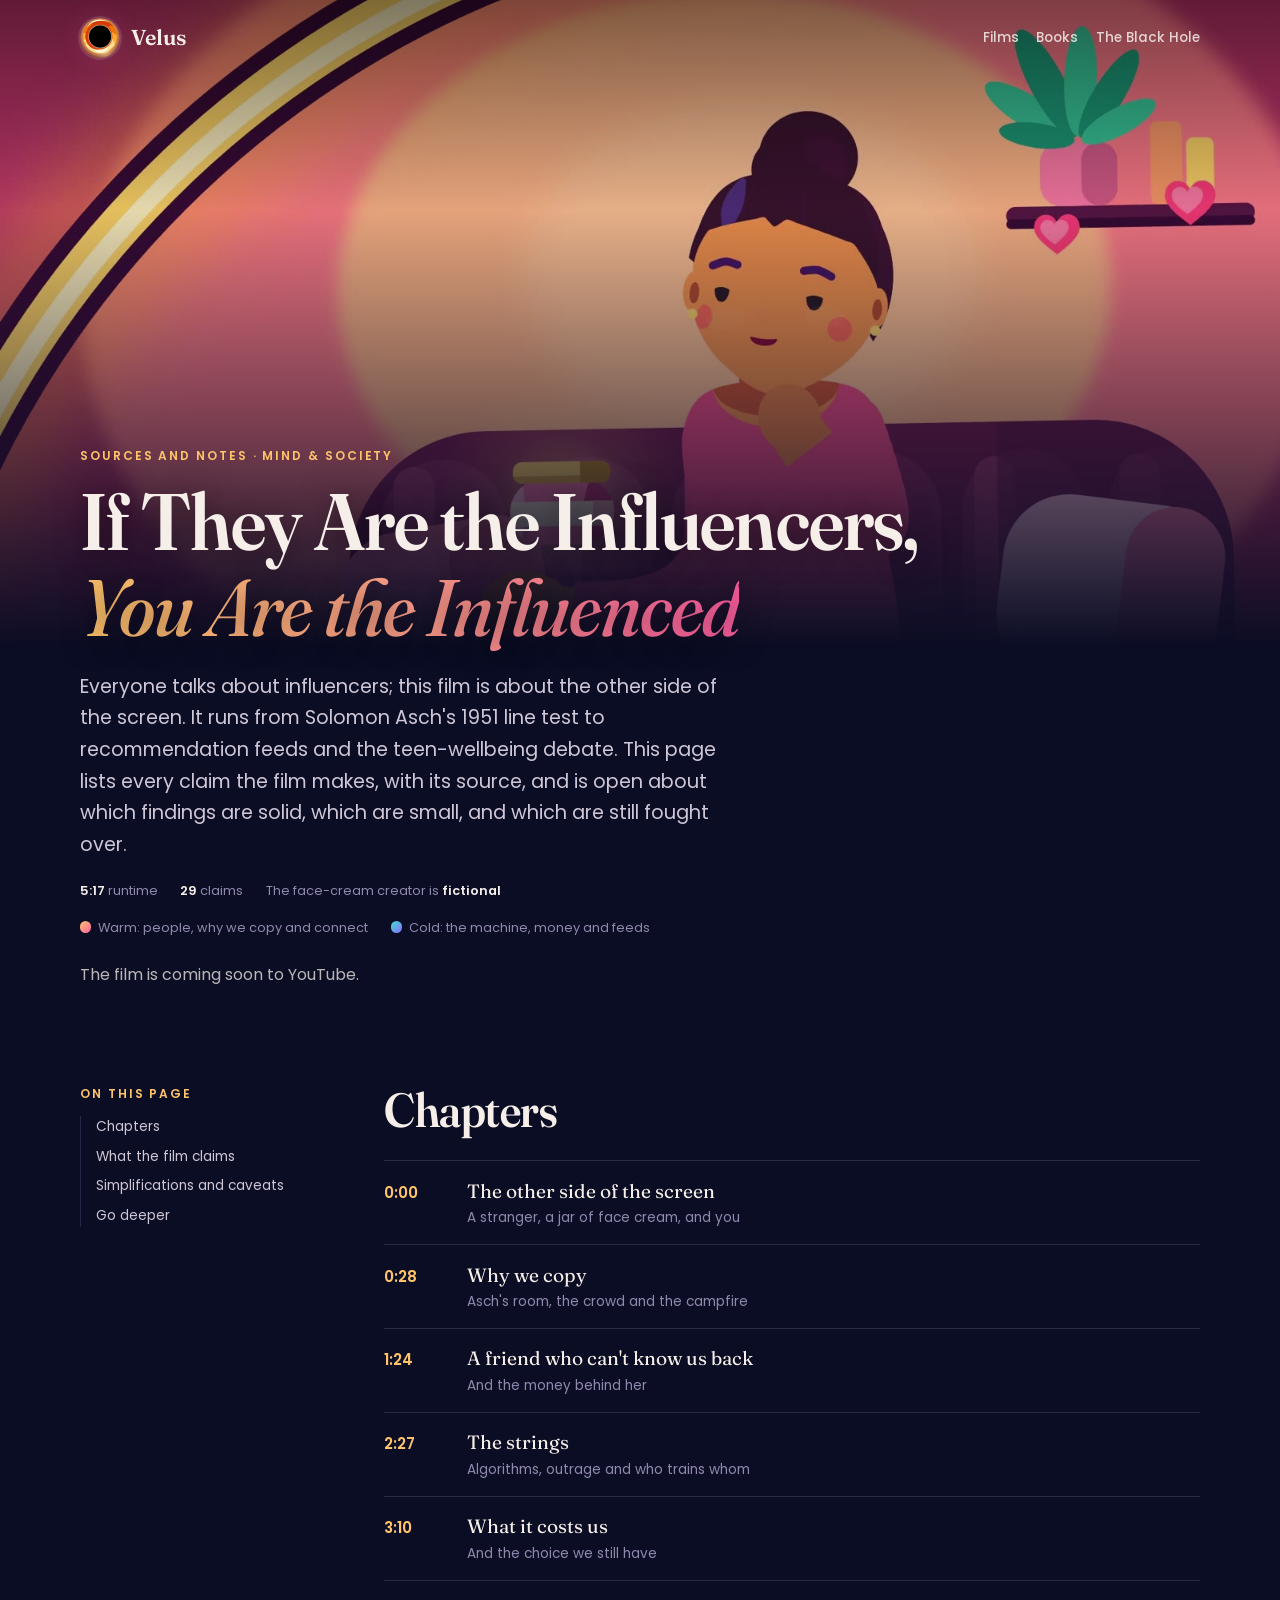
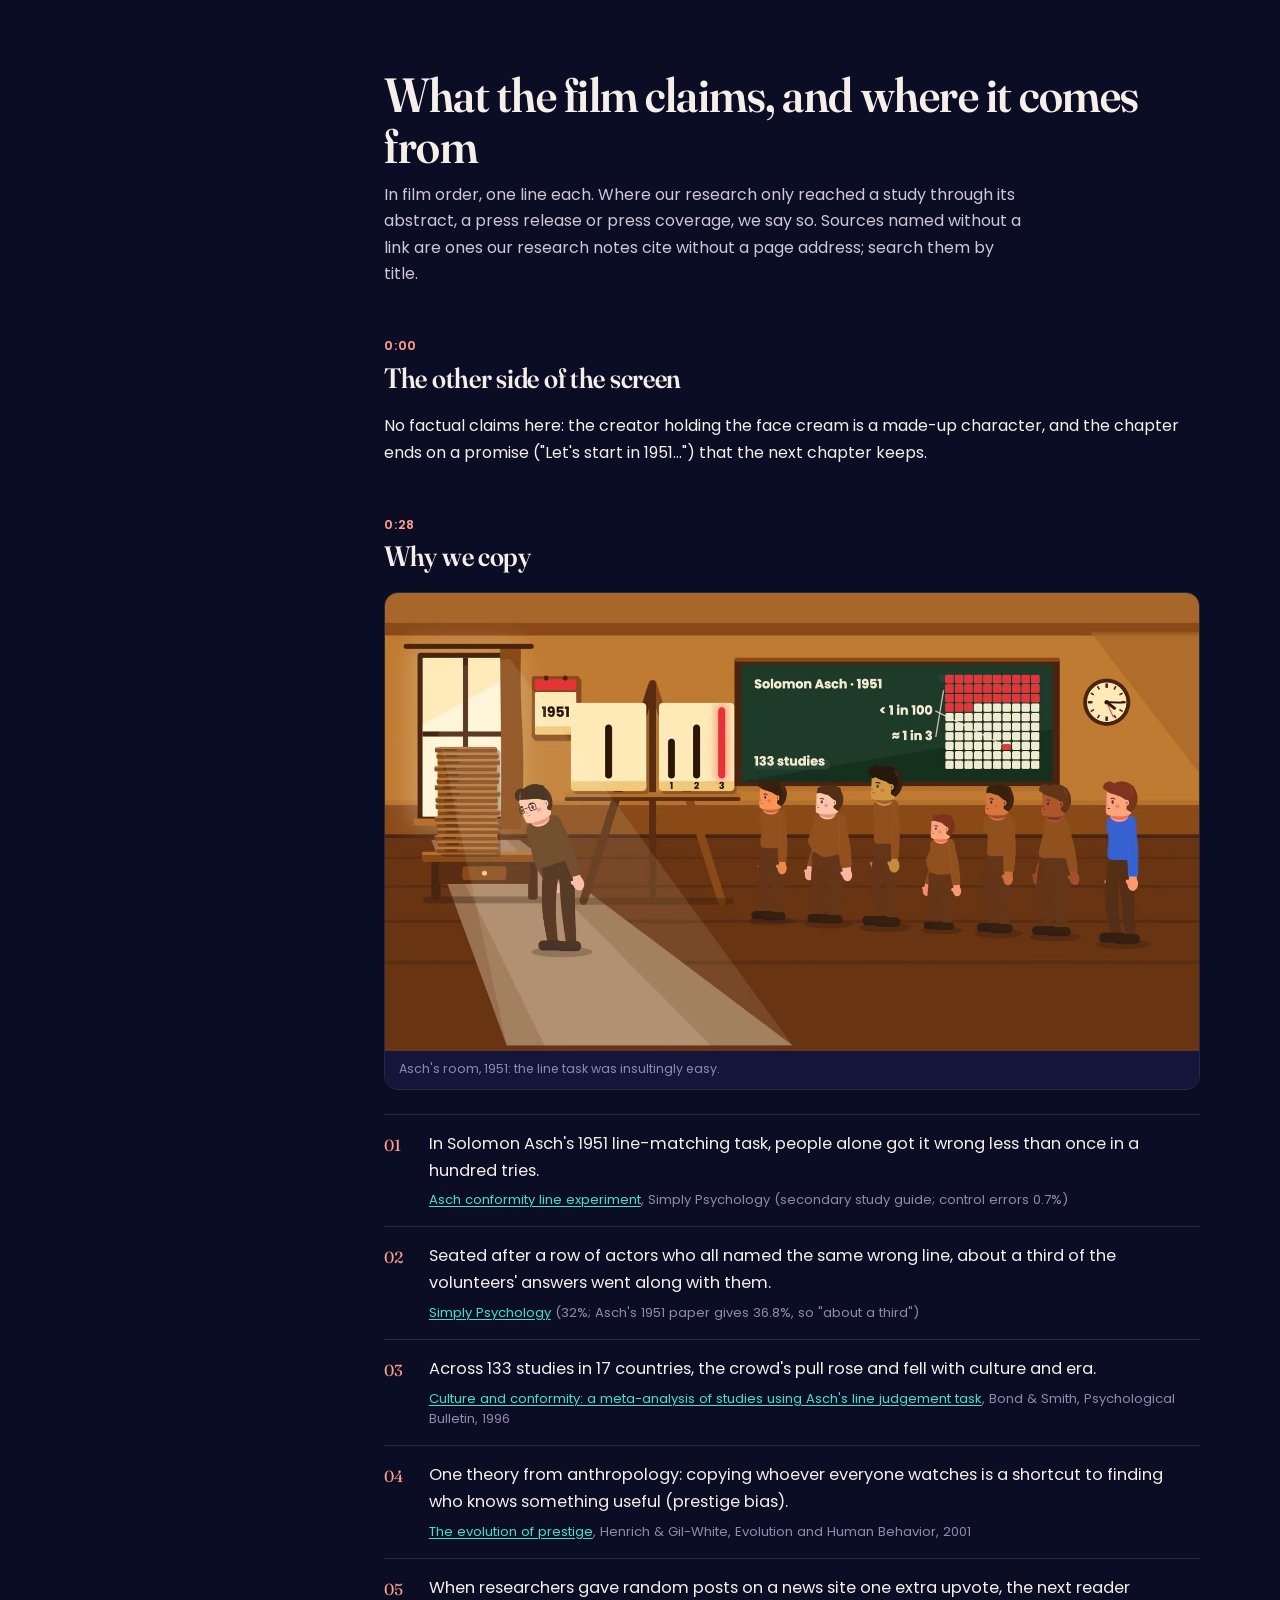
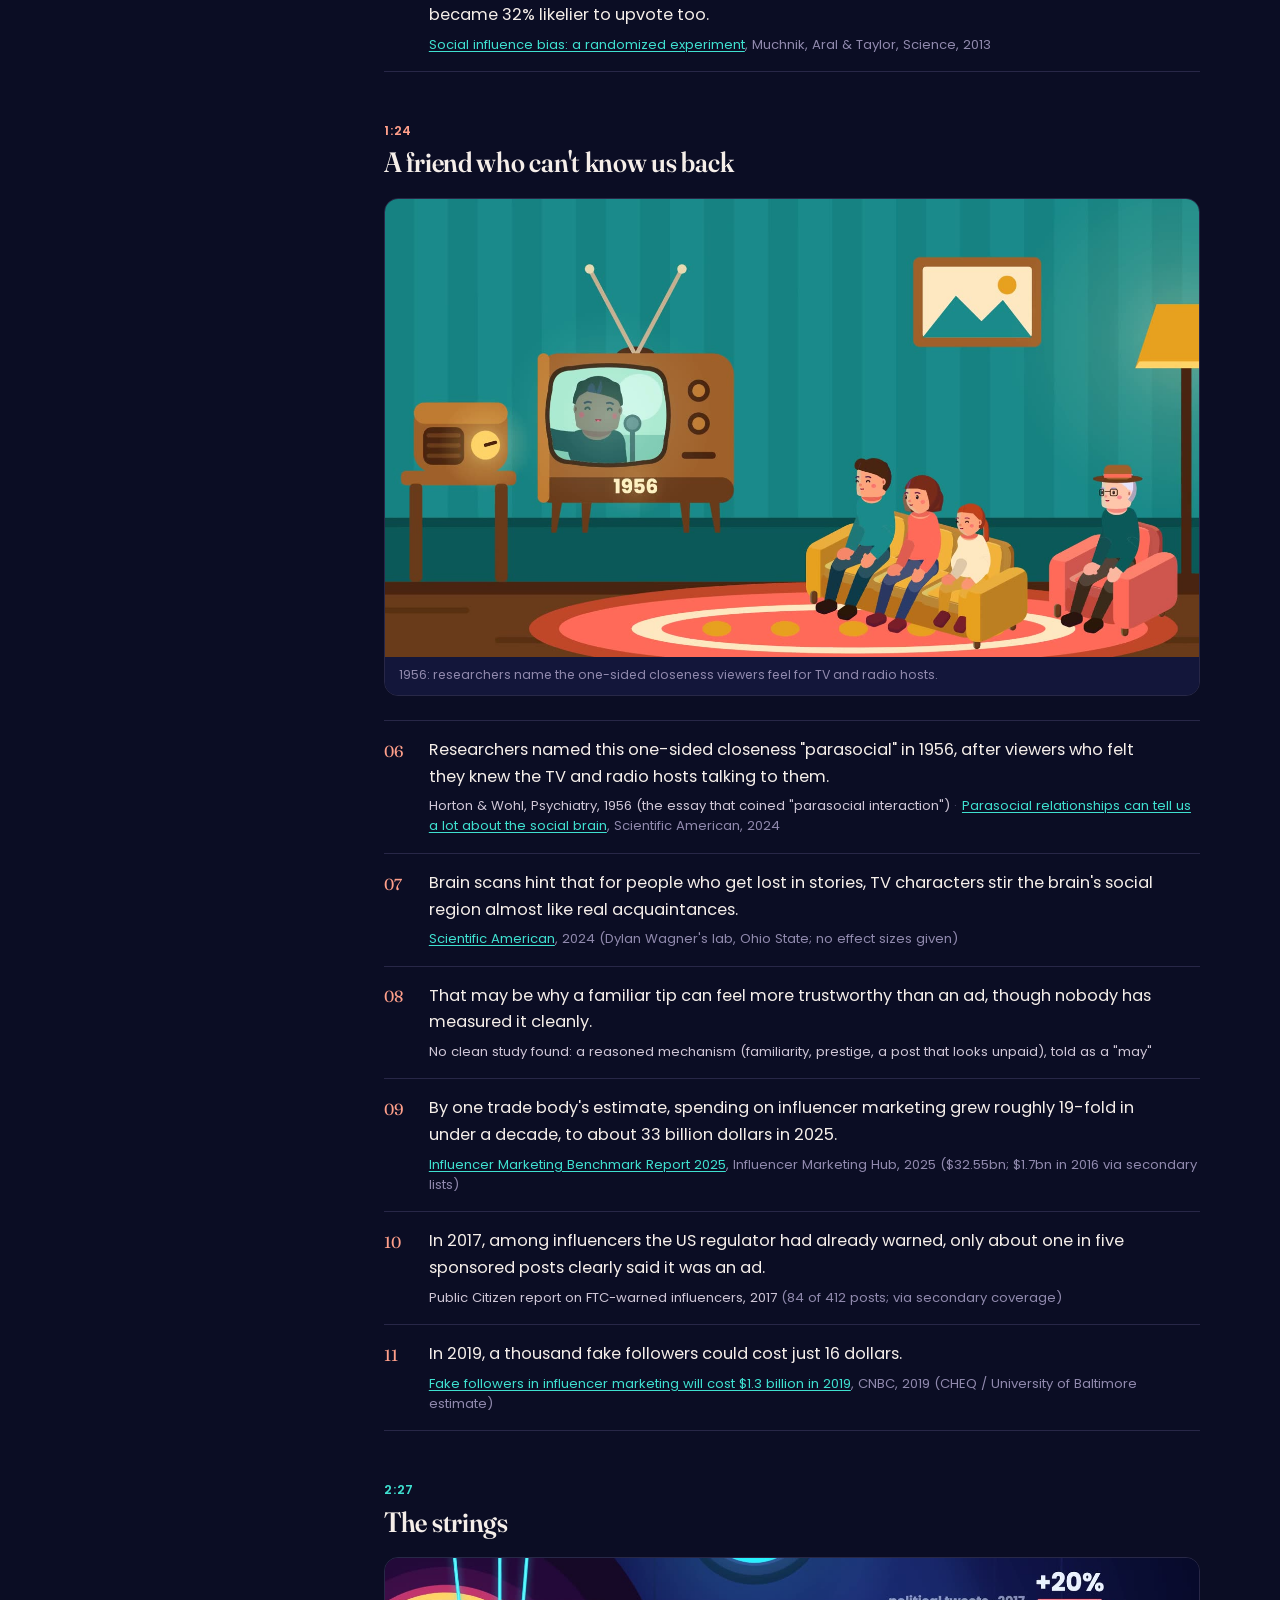
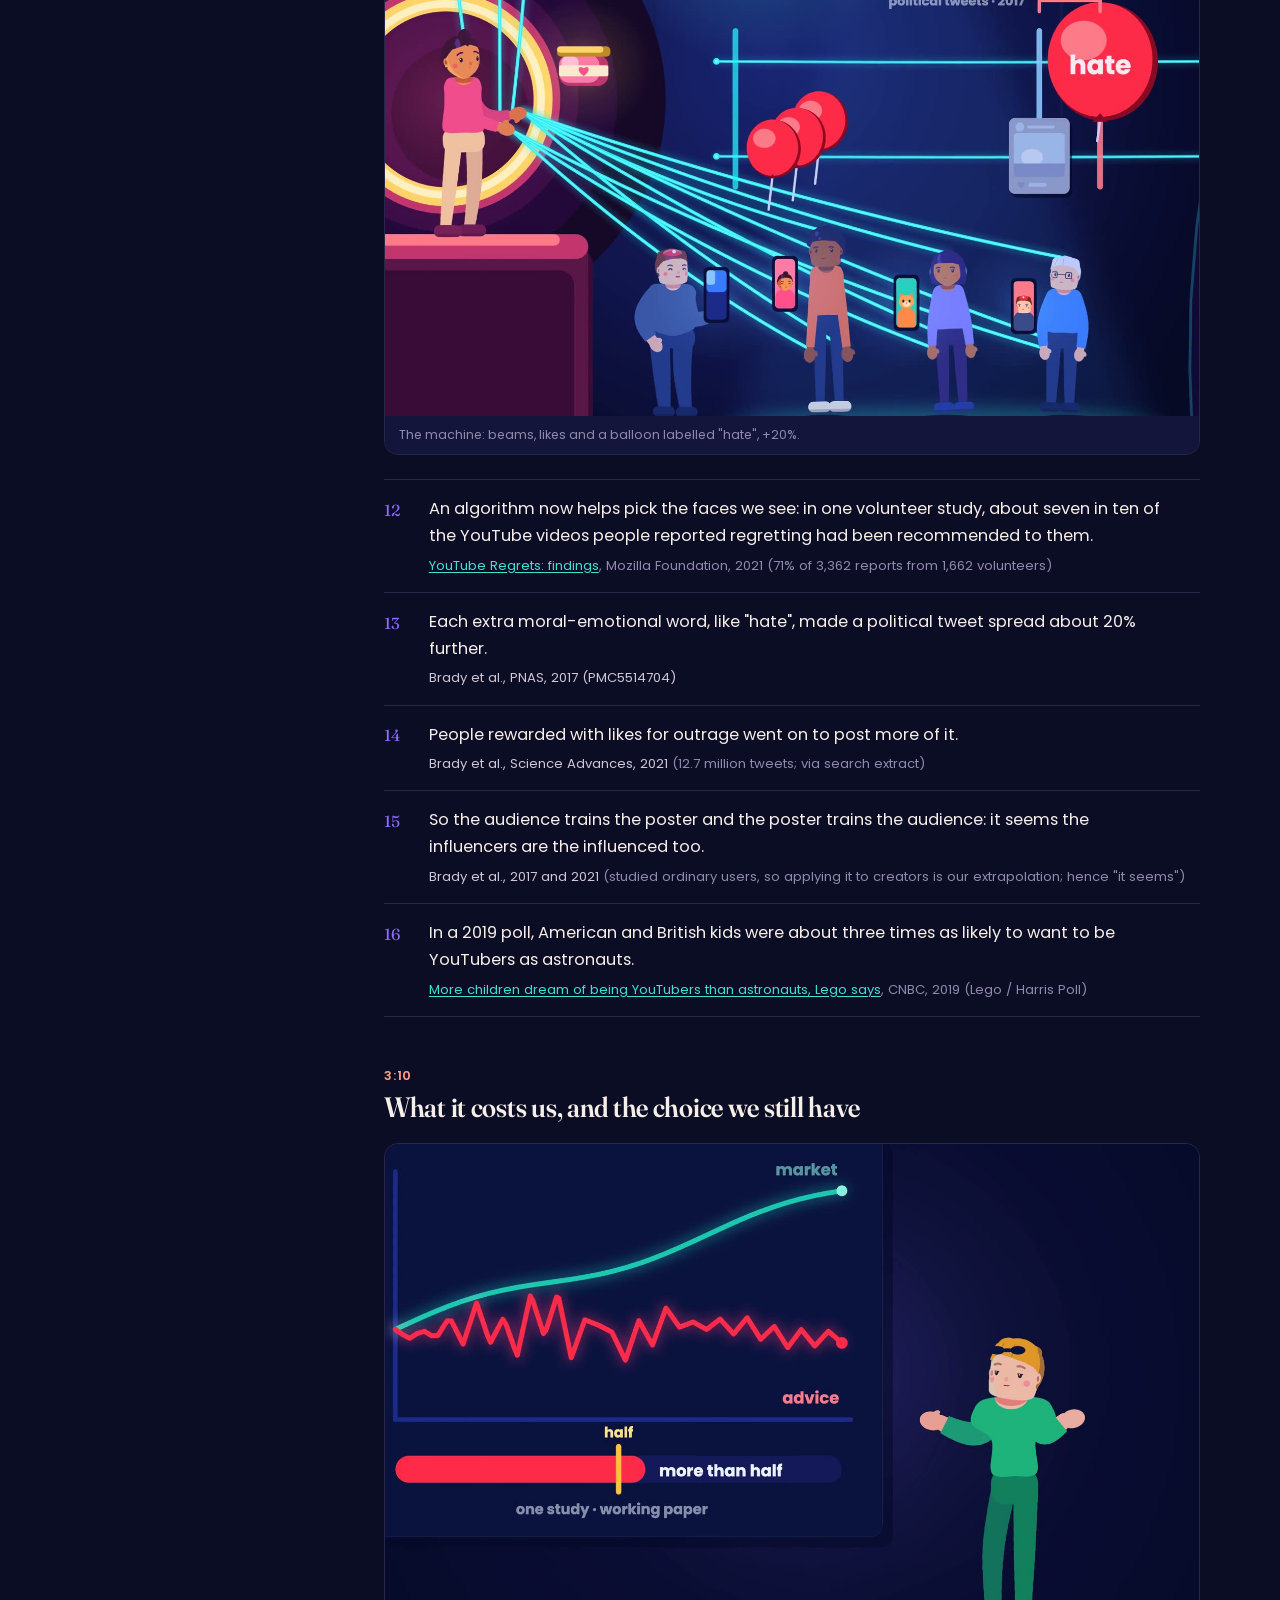
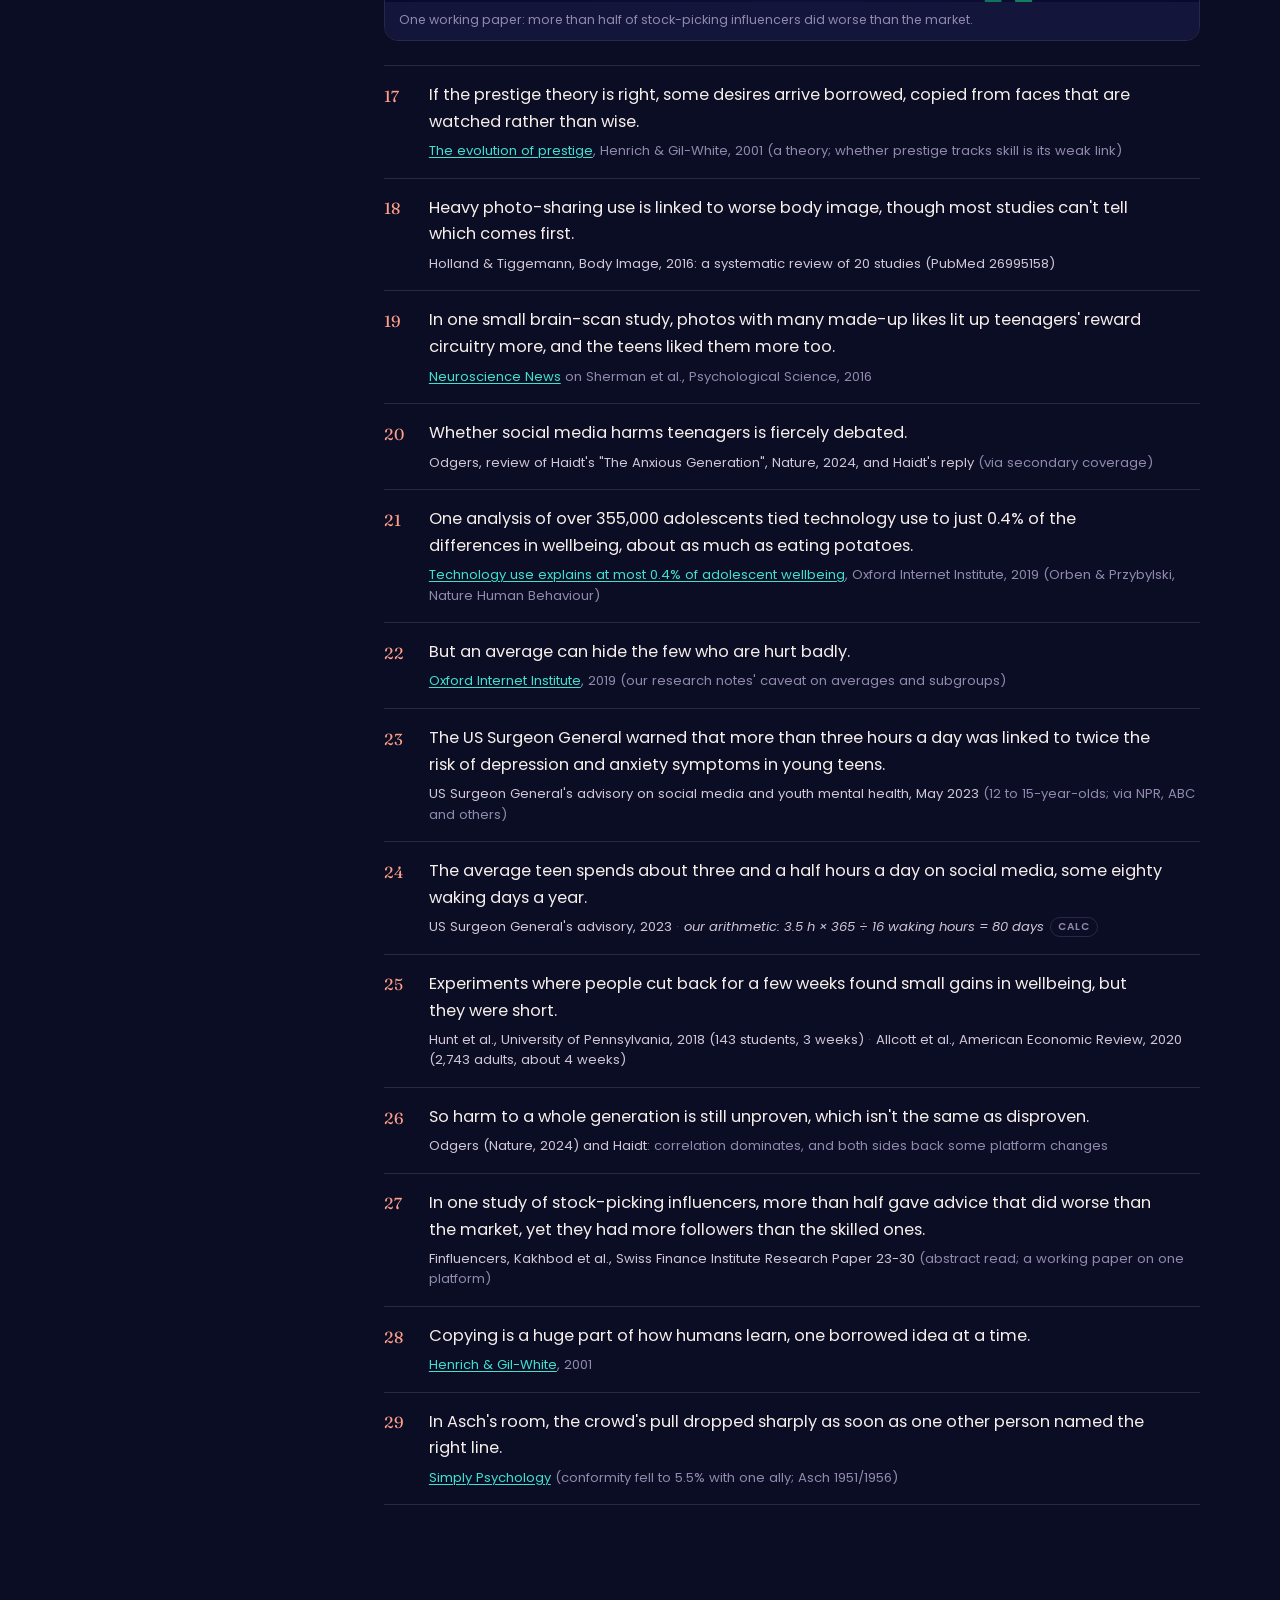
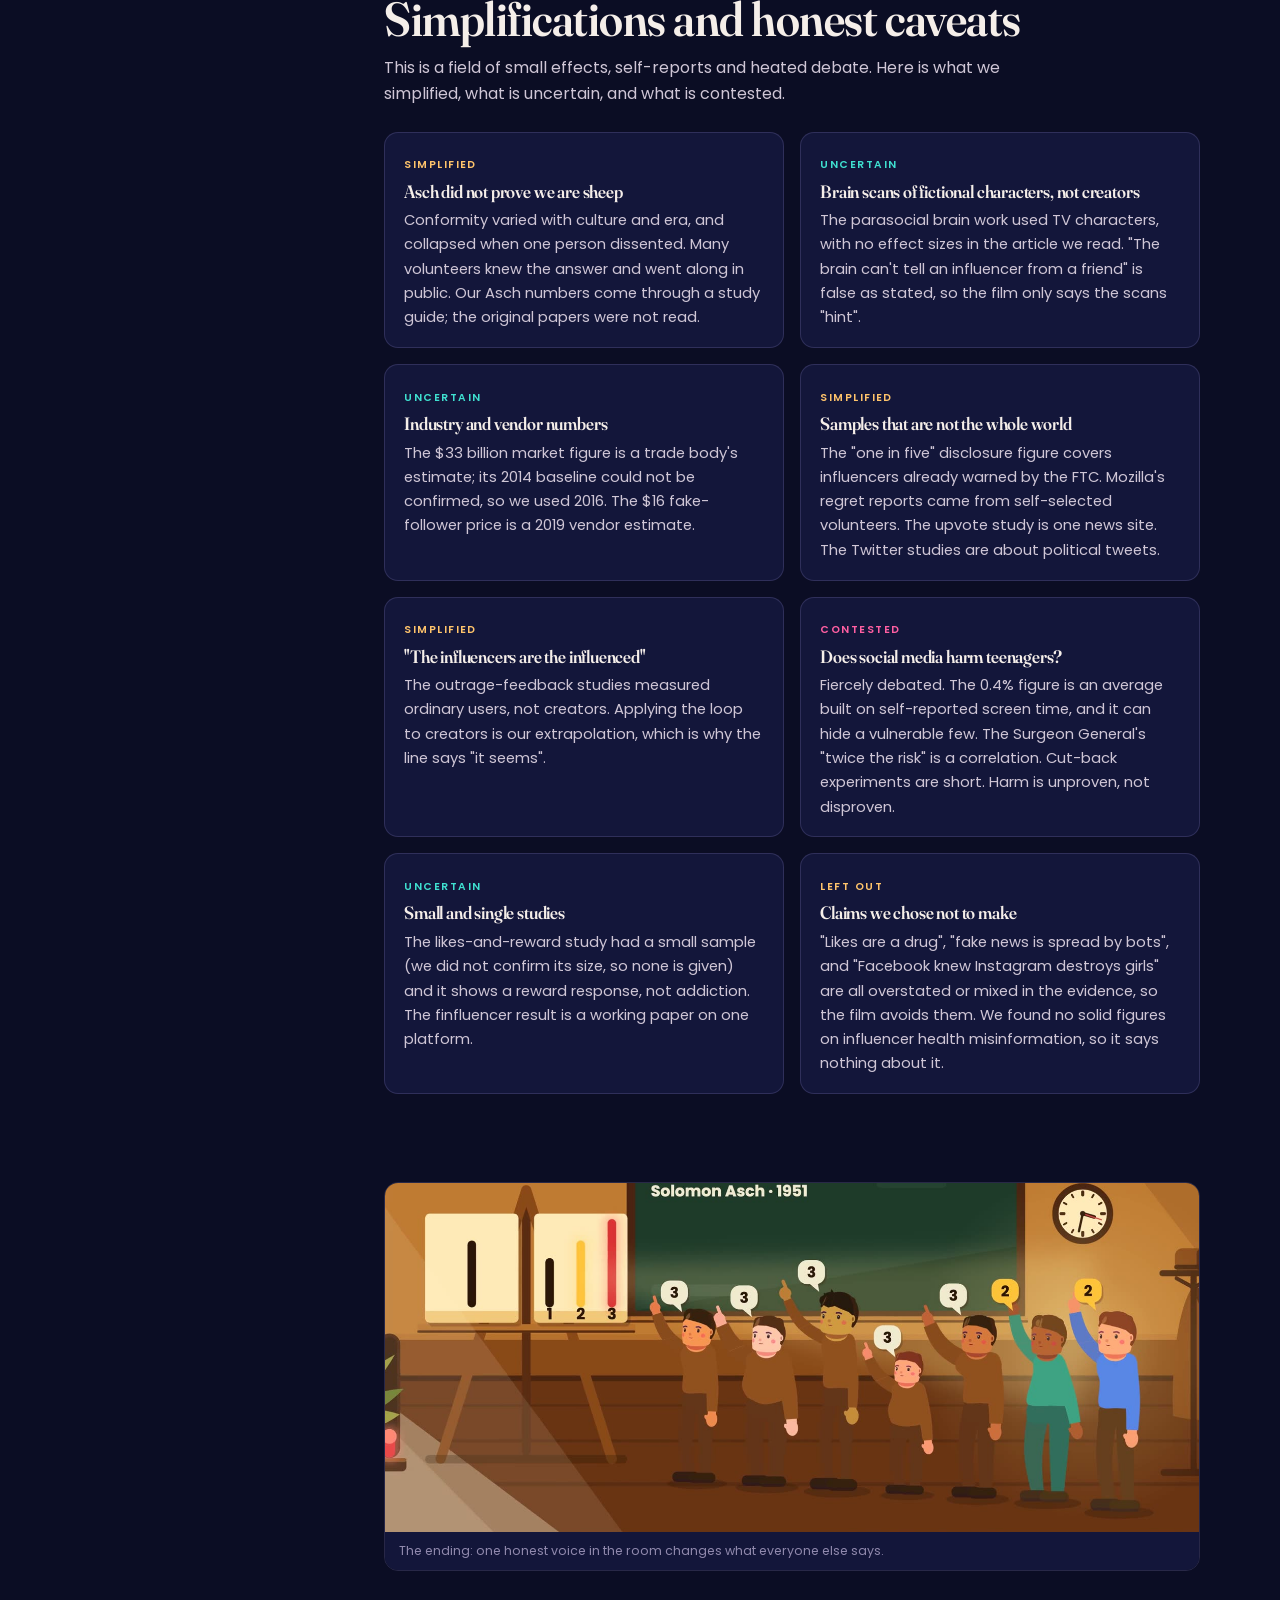
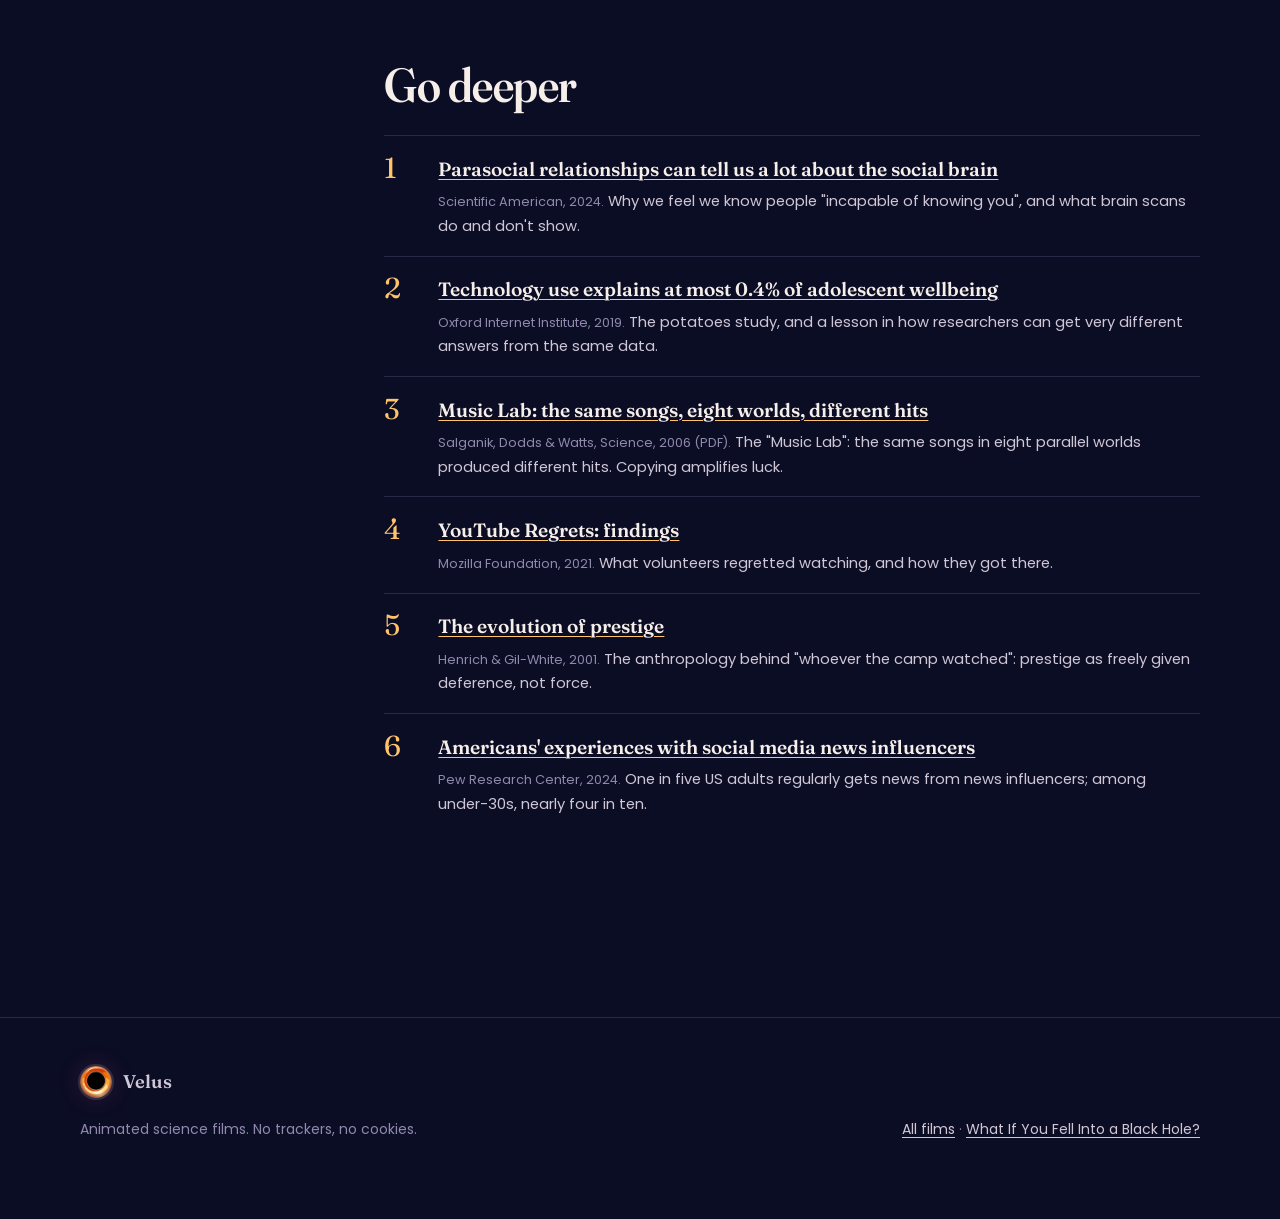
<file: influenced.html>
<!doctype html>
<html lang="en">
<head>
  <meta charset="utf-8">
  <meta name="viewport" content="width=device-width, initial-scale=1">
  <title>If They Are the Influencers, You Are the Influenced: sources and notes</title>
  <meta name="description" content="Every claim in the film If They Are the Influencers, You Are the Influenced, with its source, plus what we simplified and what is still debated.">
  <meta name="theme-color" content="#0b0d24">
  <link rel="icon" href="assets/img/avatar.jpg">
  <link rel="preconnect" href="https://fonts.googleapis.com">
  <link rel="preconnect" href="https://fonts.gstatic.com" crossorigin>
  <link rel="stylesheet" href="https://fonts.googleapis.com/css2?family=Fraunces:ital,opsz,wght@0,9..144,400..700;1,9..144,400..600&family=Poppins:wght@400;500;600&display=swap">
  <link rel="stylesheet" href="assets/css/site.css">
</head>
<body class="theme-inf">
  <a class="skip" href="#main">Skip to content</a>

  <header class="site-header">
    <div class="wrap">
      <a class="logo" href="index.html"><img src="assets/img/avatar.jpg" alt="" width="40" height="40"><span class="brand"></span></a>
      <nav class="nav" aria-label="Main">
        <a href="index.html#films">Films</a>
        <a href="books/index.html">Books</a>
        <a href="black-hole.html" class="hide-s">The Black Hole</a>
      </nav>
    </div>
  </header>

  <main id="main">
    <section class="film-hero" aria-labelledby="title">
      <div class="backdrop"><img src="assets/img/inf-hero.jpg" width="1600" height="900" alt="Illustration: a creator in a warm pink, ring-lit room smiles and holds up a jar of face cream."></div>
      <div class="wrap">
        <div class="intro">
          <p class="kicker">Sources and notes · Mind &amp; society</p>
          <h1 id="title">If They Are the Influencers, <em>You Are the Influenced</em></h1>
          <p class="summary">Everyone talks about influencers; this film is about the other side of the screen. It runs from Solomon Asch's 1951 line test to recommendation feeds and the teen-wellbeing debate. This page lists every claim the film makes, with its source, and is open about which findings are solid, which are small, and which are still fought over.</p>
          <ul class="facts">
            <li><strong>5:17</strong> runtime</li>
            <li><strong>29</strong> claims</li>
            <li>The face-cream creator is <strong>fictional</strong></li>
          </ul>
          <p class="side-key" aria-label="Colour key"><span class="w">Warm: people, why we copy and connect</span><span class="k">Cold: the machine, money and feeds</span></p>
        </div>
        <p class="watch-soon">The film is coming soon to YouTube.</p>
      </div>
    </section>

    <div class="wrap layout">
      <nav class="toc" aria-label="On this page">
        <p class="kicker">On this page</p>
        <ol>
          <li><a href="#chapters">Chapters</a></li>
          <li><a href="#claims">What the film claims</a></li>
          <li><a href="#caveats">Simplifications and caveats</a></li>
          <li><a href="#deeper">Go deeper</a></li>
        </ol>
      </nav>

      <div>
        <section class="block" id="chapters" aria-labelledby="chapters-h">
          <h2 id="chapters-h">Chapters</h2>
          <ol class="chapters">
            <li><time data-t="0" datetime="PT0S">0:00</time><span><span class="ch-title">The other side of the screen</span><span class="ch-sub">A stranger, a jar of face cream, and you</span></span></li>
            <li><time data-t="28" datetime="PT28S">0:28</time><span><span class="ch-title">Why we copy</span><span class="ch-sub">Asch's room, the crowd and the campfire</span></span></li>
            <li><time data-t="84" datetime="PT1M24S">1:24</time><span><span class="ch-title">A friend who can't know us back</span><span class="ch-sub">And the money behind her</span></span></li>
            <li><time data-t="147" datetime="PT2M27S">2:27</time><span><span class="ch-title">The strings</span><span class="ch-sub">Algorithms, outrage and who trains whom</span></span></li>
            <li><time data-t="190" datetime="PT3M10S">3:10</time><span><span class="ch-title">What it costs us</span><span class="ch-sub">And the choice we still have</span></span></li>
          </ol>
        </section>

        <section class="block" id="claims" aria-labelledby="claims-h">
          <h2 id="claims-h">What the film claims, and where it comes from</h2>
          <p class="note">In film order, one line each. Where our research only reached a study through its abstract, a press release or press coverage, we say so. Sources named without a link are ones our research notes cite without a page address; search them by title.</p>

          <article class="chapter-claims" data-side="warm" aria-labelledby="c0">
            <header><span class="ts">0:00</span><h3 id="c0">The other side of the screen</h3></header>
            <p class="note">No factual claims here: the creator holding the face cream is a made-up character, and the chapter ends on a promise ("Let's start in 1951…") that the next chapter keeps.</p>
          </article>

          <article class="chapter-claims" data-side="warm" aria-labelledby="c1">
            <header><span class="ts">0:28</span><h3 id="c1">Why we copy</h3></header>
            <figure class="frame"><img src="assets/img/inf-asch.jpg" width="1600" height="900" loading="lazy" alt="A 1951 classroom in warm browns: a row of seated volunteers, a blackboard reading Solomon Asch 1951, and cards of lines on easels."><figcaption>Asch's room, 1951: the line task was insultingly easy.</figcaption></figure>
            <ol class="claims" style="--start:0">
              <li><p class="c">In Solomon Asch's 1951 line-matching task, people alone got it wrong less than once in a hundred tries.</p>
                <p class="src"><a href="https://www.simplypsychology.org/asch-conformity.html">Asch conformity line experiment</a>, Simply Psychology (secondary study guide; control errors 0.7%)</p></li>
              <li><p class="c">Seated after a row of actors who all named the same wrong line, about a third of the volunteers' answers went along with them.</p>
                <p class="src"><a href="https://www.simplypsychology.org/asch-conformity.html">Simply Psychology</a> (32%; Asch's 1951 paper gives 36.8%, so "about a third")</p></li>
              <li><p class="c">Across 133 studies in 17 countries, the crowd's pull rose and fell with culture and era.</p>
                <p class="src"><a href="https://sussex.figshare.com/articles/journal_contribution/Culture_and_conformity_a_meta-analysis_of_studies_using_Asch_s_1952b_1956_line_judgement_task_/23327162">Culture and conformity: a meta-analysis of studies using Asch's line judgement task</a>, Bond &amp; Smith, Psychological Bulletin, 1996</p></li>
              <li><p class="c">One theory from anthropology: copying whoever everyone watches is a shortcut to finding who knows something useful (prestige bias).</p>
                <p class="src"><a href="https://coevolution.fas.harvard.edu/publications/evolution-prestige-freely-conferred-deference-mechanism">The evolution of prestige</a>, Henrich &amp; Gil-White, Evolution and Human Behavior, 2001</p></li>
              <li><p class="c">When researchers gave random posts on a news site one extra upvote, the next reader became 32% likelier to upvote too.</p>
                <p class="src"><a href="https://cris.huji.ac.il/en/publications/social-influence-bias-a-randomized-experiment/">Social influence bias: a randomized experiment</a>, Muchnik, Aral &amp; Taylor, Science, 2013</p></li>
            </ol>
          </article>

          <article class="chapter-claims" data-side="warm" aria-labelledby="c2">
            <header><span class="ts">1:24</span><h3 id="c2">A friend who can't know us back</h3></header>
            <figure class="frame"><img src="assets/img/inf-tv.jpg" width="1600" height="900" loading="lazy" alt="A 1950s living room in teal: a family on a sofa waves at a newsreader on a small television labelled 1956."><figcaption>1956: researchers name the one-sided closeness viewers feel for TV and radio hosts.</figcaption></figure>
            <ol class="claims" style="--start:5">
              <li><p class="c">Researchers named this one-sided closeness "parasocial" in 1956, after viewers who felt they knew the TV and radio hosts talking to them.</p>
                <p class="src"><span class="nolink">Horton &amp; Wohl, Psychiatry, 1956 (the essay that coined "parasocial interaction")</span><span class="sep">·</span><a href="https://www.scientificamerican.com/article/parasocial-relationships-can-tell-us-a-lot-about-the-social-brain">Parasocial relationships can tell us a lot about the social brain</a>, Scientific American, 2024</p></li>
              <li><p class="c">Brain scans hint that for people who get lost in stories, TV characters stir the brain's social region almost like real acquaintances.</p>
                <p class="src"><a href="https://www.scientificamerican.com/article/parasocial-relationships-can-tell-us-a-lot-about-the-social-brain">Scientific American</a>, 2024 (Dylan Wagner's lab, Ohio State; no effect sizes given)</p></li>
              <li><p class="c">That may be why a familiar tip can feel more trustworthy than an ad, though nobody has measured it cleanly.</p>
                <p class="src"><span class="nolink">No clean study found: a reasoned mechanism (familiarity, prestige, a post that looks unpaid), told as a "may"</span></p></li>
              <li><p class="c">By one trade body's estimate, spending on influencer marketing grew roughly 19-fold in under a decade, to about 33 billion dollars in 2025.</p>
                <p class="src"><a href="https://influencermarketinghub.com/influencer-marketing-benchmark-report/">Influencer Marketing Benchmark Report 2025</a>, Influencer Marketing Hub, 2025 ($32.55bn; $1.7bn in 2016 via secondary lists)</p></li>
              <li><p class="c">In 2017, among influencers the US regulator had already warned, only about one in five sponsored posts clearly said it was an ad.</p>
                <p class="src"><span class="nolink">Public Citizen report on FTC-warned influencers, 2017</span> (84 of 412 posts; via secondary coverage)</p></li>
              <li><p class="c">In 2019, a thousand fake followers could cost just 16 dollars.</p>
                <p class="src"><a href="https://www.cnbc.com/amp/2019/07/24/fake-followers-in-influencer-marketing-will-cost-1point3-billion-in-2019.html">Fake followers in influencer marketing will cost $1.3 billion in 2019</a>, CNBC, 2019 (CHEQ / University of Baltimore estimate)</p></li>
            </ol>
          </article>

          <article class="chapter-claims" data-side="cold" aria-labelledby="c3">
            <header><span class="ts">2:27</span><h3 id="c3">The strings</h3></header>
            <figure class="frame"><img src="assets/img/inf-strings.jpg" width="1600" height="900" loading="lazy" alt="In a dark blue machine room, a creator stands in a glowing ring as teal beams connect her to viewers; a red balloon reads hate, next to a +20% label."><figcaption>The machine: beams, likes and a balloon labelled "hate", +20%.</figcaption></figure>
            <ol class="claims" style="--start:11">
              <li><p class="c">An algorithm now helps pick the faces we see: in one volunteer study, about seven in ten of the YouTube videos people reported regretting had been recommended to them.</p>
                <p class="src"><a href="https://www.mozillafoundation.org/en/docs/how-do-i-wagtail/youtube-regrets-findings/">YouTube Regrets: findings</a>, Mozilla Foundation, 2021 (71% of 3,362 reports from 1,662 volunteers)</p></li>
              <li><p class="c">Each extra moral-emotional word, like "hate", made a political tweet spread about 20% further.</p>
                <p class="src"><span class="nolink">Brady et al., PNAS, 2017 (PMC5514704)</span></p></li>
              <li><p class="c">People rewarded with likes for outrage went on to post more of it.</p>
                <p class="src"><span class="nolink">Brady et al., Science Advances, 2021</span> (12.7 million tweets; via search extract)</p></li>
              <li><p class="c">So the audience trains the poster and the poster trains the audience: it seems the influencers are the influenced too.</p>
                <p class="src"><span class="nolink">Brady et al., 2017 and 2021</span> (studied ordinary users, so applying it to creators is our extrapolation; hence "it seems")</p></li>
              <li><p class="c">In a 2019 poll, American and British kids were about three times as likely to want to be YouTubers as astronauts.</p>
                <p class="src"><a href="https://www.cnbc.com/2019/07/19/more-children-dream-of-being-youtubers-than-astronauts-lego-says.html">More children dream of being YouTubers than astronauts, Lego says</a>, CNBC, 2019 (Lego / Harris Poll)</p></li>
            </ol>
          </article>

          <article class="chapter-claims" data-side="warm" aria-labelledby="c4">
            <header><span class="ts">3:10</span><h3 id="c4">What it costs us, and the choice we still have</h3></header>
            <figure class="frame"><img src="assets/img/inf-finfluencers.jpg" width="1600" height="900" loading="lazy" alt="A chart in teal and red compares the market with influencers' stock advice; a bar marks more than half; a man in green shrugs."><figcaption>One working paper: more than half of stock-picking influencers did worse than the market.</figcaption></figure>
            <ol class="claims" style="--start:16">
              <li><p class="c">If the prestige theory is right, some desires arrive borrowed, copied from faces that are watched rather than wise.</p>
                <p class="src"><a href="https://coevolution.fas.harvard.edu/publications/evolution-prestige-freely-conferred-deference-mechanism">The evolution of prestige</a>, Henrich &amp; Gil-White, 2001 (a theory; whether prestige tracks skill is its weak link)</p></li>
              <li><p class="c">Heavy photo-sharing use is linked to worse body image, though most studies can't tell which comes first.</p>
                <p class="src"><span class="nolink">Holland &amp; Tiggemann, Body Image, 2016: a systematic review of 20 studies (PubMed 26995158)</span></p></li>
              <li><p class="c">In one small brain-scan study, photos with many made-up likes lit up teenagers' reward circuitry more, and the teens liked them more too.</p>
                <p class="src"><a href="https://neurosciencenews.com/nucleus-accumbens-social-media-4348/">Neuroscience News</a> on Sherman et al., Psychological Science, 2016</p></li>
              <li><p class="c">Whether social media harms teenagers is fiercely debated.</p>
                <p class="src"><span class="nolink">Odgers, review of Haidt's "The Anxious Generation", Nature, 2024, and Haidt's reply</span> (via secondary coverage)</p></li>
              <li><p class="c">One analysis of over 355,000 adolescents tied technology use to just 0.4% of the differences in wellbeing, about as much as eating potatoes.</p>
                <p class="src"><a href="https://www.oii.ox.ac.uk/technology-use-explains-at-most-0-4-of-adolescent-wellbeing/">Technology use explains at most 0.4% of adolescent wellbeing</a>, Oxford Internet Institute, 2019 (Orben &amp; Przybylski, Nature Human Behaviour)</p></li>
              <li><p class="c">But an average can hide the few who are hurt badly.</p>
                <p class="src"><a href="https://www.oii.ox.ac.uk/technology-use-explains-at-most-0-4-of-adolescent-wellbeing/">Oxford Internet Institute</a>, 2019 (our research notes' caveat on averages and subgroups)</p></li>
              <li><p class="c">The US Surgeon General warned that more than three hours a day was linked to twice the risk of depression and anxiety symptoms in young teens.</p>
                <p class="src"><span class="nolink">US Surgeon General's advisory on social media and youth mental health, May 2023</span> (12 to 15-year-olds; via NPR, ABC and others)</p></li>
              <li><p class="c">The average teen spends about three and a half hours a day on social media, some eighty waking days a year.</p>
                <p class="src"><span class="nolink">US Surgeon General's advisory, 2023</span><span class="sep">·</span><span class="calc">our arithmetic: 3.5 h × 365 ÷ 16 waking hours = 80 days</span><span class="badge">calc</span></p></li>
              <li><p class="c">Experiments where people cut back for a few weeks found small gains in wellbeing, but they were short.</p>
                <p class="src"><span class="nolink">Hunt et al., University of Pennsylvania, 2018 (143 students, 3 weeks)</span><span class="sep">·</span><span class="nolink">Allcott et al., American Economic Review, 2020 (2,743 adults, about 4 weeks)</span></p></li>
              <li><p class="c">So harm to a whole generation is still unproven, which isn't the same as disproven.</p>
                <p class="src"><span class="nolink">Odgers (Nature, 2024) and Haidt</span>: correlation dominates, and both sides back some platform changes</p></li>
              <li><p class="c">In one study of stock-picking influencers, more than half gave advice that did worse than the market, yet they had more followers than the skilled ones.</p>
                <p class="src"><span class="nolink">Finfluencers, Kakhbod et al., Swiss Finance Institute Research Paper 23-30</span> (abstract read; a working paper on one platform)</p></li>
              <li><p class="c">Copying is a huge part of how humans learn, one borrowed idea at a time.</p>
                <p class="src"><a href="https://coevolution.fas.harvard.edu/publications/evolution-prestige-freely-conferred-deference-mechanism">Henrich &amp; Gil-White</a>, 2001</p></li>
              <li><p class="c">In Asch's room, the crowd's pull dropped sharply as soon as one other person named the right line.</p>
                <p class="src"><a href="https://www.simplypsychology.org/asch-conformity.html">Simply Psychology</a> (conformity fell to 5.5% with one ally; Asch 1951/1956)</p></li>
            </ol>
          </article>
        </section>

        <section class="block" id="caveats" aria-labelledby="caveats-h">
          <h2 id="caveats-h">Simplifications and honest caveats</h2>
          <p class="note">This is a field of small effects, self-reports and heated debate. Here is what we simplified, what is uncertain, and what is contested.</p>
          <ul class="caveats">
            <li><span class="k">Simplified</span><h3>Asch did not prove we are sheep</h3><p>Conformity varied with culture and era, and collapsed when one person dissented. Many volunteers knew the answer and went along in public. Our Asch numbers come through a study guide; the original papers were not read.</p></li>
            <li><span class="k k--unc">Uncertain</span><h3>Brain scans of fictional characters, not creators</h3><p>The parasocial brain work used TV characters, with no effect sizes in the article we read. "The brain can't tell an influencer from a friend" is false as stated, so the film only says the scans "hint".</p></li>
            <li><span class="k k--unc">Uncertain</span><h3>Industry and vendor numbers</h3><p>The $33 billion market figure is a trade body's estimate; its 2014 baseline could not be confirmed, so we used 2016. The $16 fake-follower price is a 2019 vendor estimate.</p></li>
            <li><span class="k">Simplified</span><h3>Samples that are not the whole world</h3><p>The "one in five" disclosure figure covers influencers already warned by the FTC. Mozilla's regret reports came from self-selected volunteers. The upvote study is one news site. The Twitter studies are about political tweets.</p></li>
            <li><span class="k">Simplified</span><h3>"The influencers are the influenced"</h3><p>The outrage-feedback studies measured ordinary users, not creators. Applying the loop to creators is our extrapolation, which is why the line says "it seems".</p></li>
            <li><span class="k k--con">Contested</span><h3>Does social media harm teenagers?</h3><p>Fiercely debated. The 0.4% figure is an average built on self-reported screen time, and it can hide a vulnerable few. The Surgeon General's "twice the risk" is a correlation. Cut-back experiments are short. Harm is unproven, not disproven.</p></li>
            <li><span class="k k--unc">Uncertain</span><h3>Small and single studies</h3><p>The likes-and-reward study had a small sample (we did not confirm its size, so none is given) and it shows a reward response, not addiction. The finfluencer result is a working paper on one platform.</p></li>
            <li><span class="k">Left out</span><h3>Claims we chose not to make</h3><p>"Likes are a drug", "fake news is spread by bots", and "Facebook knew Instagram destroys girls" are all overstated or mixed in the evidence, so the film avoids them. We found no solid figures on influencer health misinformation, so it says nothing about it.</p></li>
          </ul>
        </section>

        <figure class="pull"><img src="assets/img/inf-asch-end.jpg" width="1600" height="900" loading="lazy" alt="Back in Asch's 1951 room: one volunteer in green raises a hand with the right answer, and the others begin to follow."><figcaption>The ending: one honest voice in the room changes what everyone else says.</figcaption></figure>

        <section class="block" id="deeper" aria-labelledby="deeper-h">
          <h2 id="deeper-h">Go deeper</h2>
          <ol class="reads">
            <li><a href="https://www.scientificamerican.com/article/parasocial-relationships-can-tell-us-a-lot-about-the-social-brain">Parasocial relationships can tell us a lot about the social brain</a><p><span class="pub">Scientific American, 2024.</span> Why we feel we know people "incapable of knowing you", and what brain scans do and don't show.</p></li>
            <li><a href="https://www.oii.ox.ac.uk/technology-use-explains-at-most-0-4-of-adolescent-wellbeing/">Technology use explains at most 0.4% of adolescent wellbeing</a><p><span class="pub">Oxford Internet Institute, 2019.</span> The potatoes study, and a lesson in how researchers can get very different answers from the same data.</p></li>
            <li><a href="https://www.cs.toronto.edu/~bor/303s19/docs/salganik_dodds_watts.pdf">Music Lab: the same songs, eight worlds, different hits</a><p><span class="pub">Salganik, Dodds &amp; Watts, Science, 2006 (PDF).</span> The "Music Lab": the same songs in eight parallel worlds produced different hits. Copying amplifies luck.</p></li>
            <li><a href="https://www.mozillafoundation.org/en/docs/how-do-i-wagtail/youtube-regrets-findings/">YouTube Regrets: findings</a><p><span class="pub">Mozilla Foundation, 2021.</span> What volunteers regretted watching, and how they got there.</p></li>
            <li><a href="https://coevolution.fas.harvard.edu/publications/evolution-prestige-freely-conferred-deference-mechanism">The evolution of prestige</a><p><span class="pub">Henrich &amp; Gil-White, 2001.</span> The anthropology behind "whoever the camp watched": prestige as freely given deference, not force.</p></li>
            <li><a href="https://www.pewresearch.org/journalism/2024/11/18/americans-experiences-with-social-media-news-influencers/">Americans' experiences with social media news influencers</a><p><span class="pub">Pew Research Center, 2024.</span> One in five US adults regularly gets news from news influencers; among under-30s, nearly four in ten.</p></li>
          </ol>
        </section>
      </div>
    </div>
  </main>

  <footer class="site-footer">
    <div class="wrap">
      <div>
        <a class="logo" href="index.html"><img src="assets/img/avatar.jpg" alt="" width="32" height="32"><span class="brand"></span></a>
        <p style="margin-top:0.8rem">Animated science films. No trackers, no cookies.</p>
      </div>
      <p><a href="index.html">All films</a> · <a href="black-hole.html">What If You Fell Into a Black Hole?</a></p>
    </div>
  </footer>
  <script src="assets/js/site.js"></script>
</body>
</html>
</file>
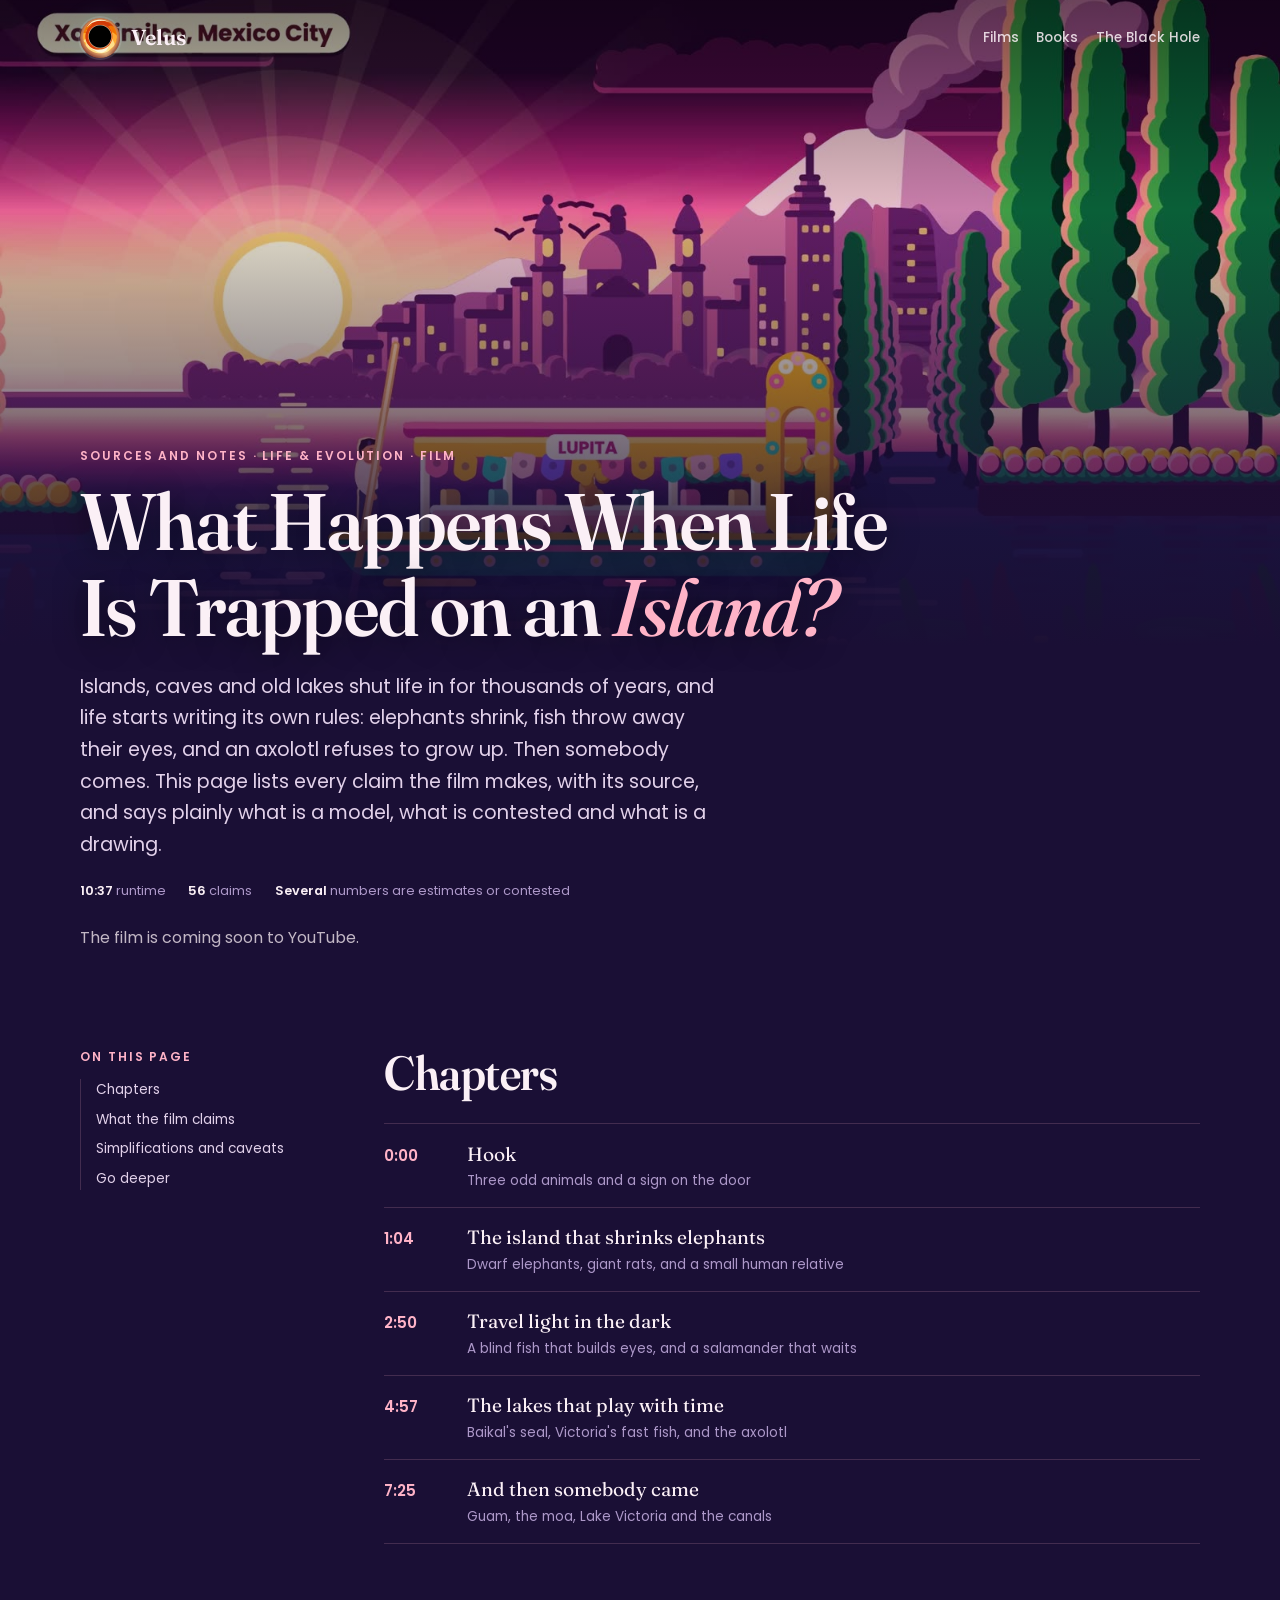
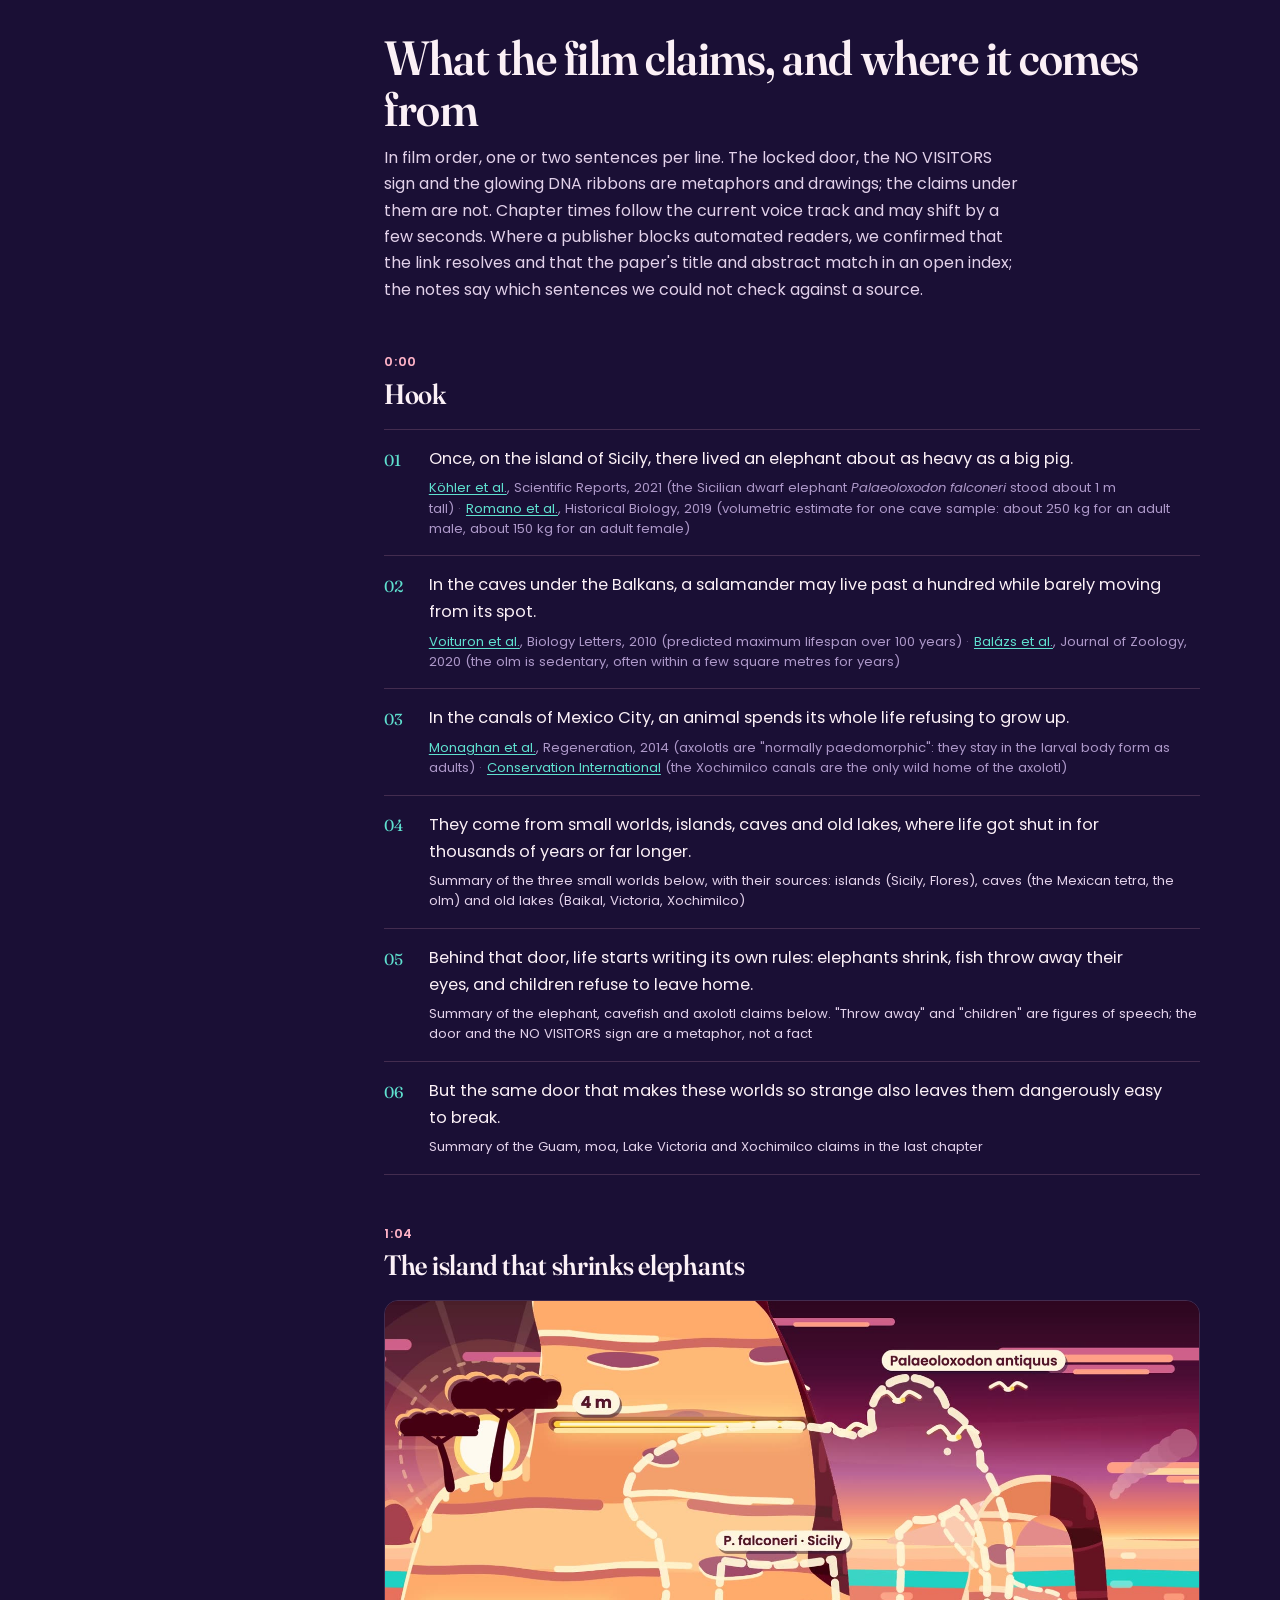
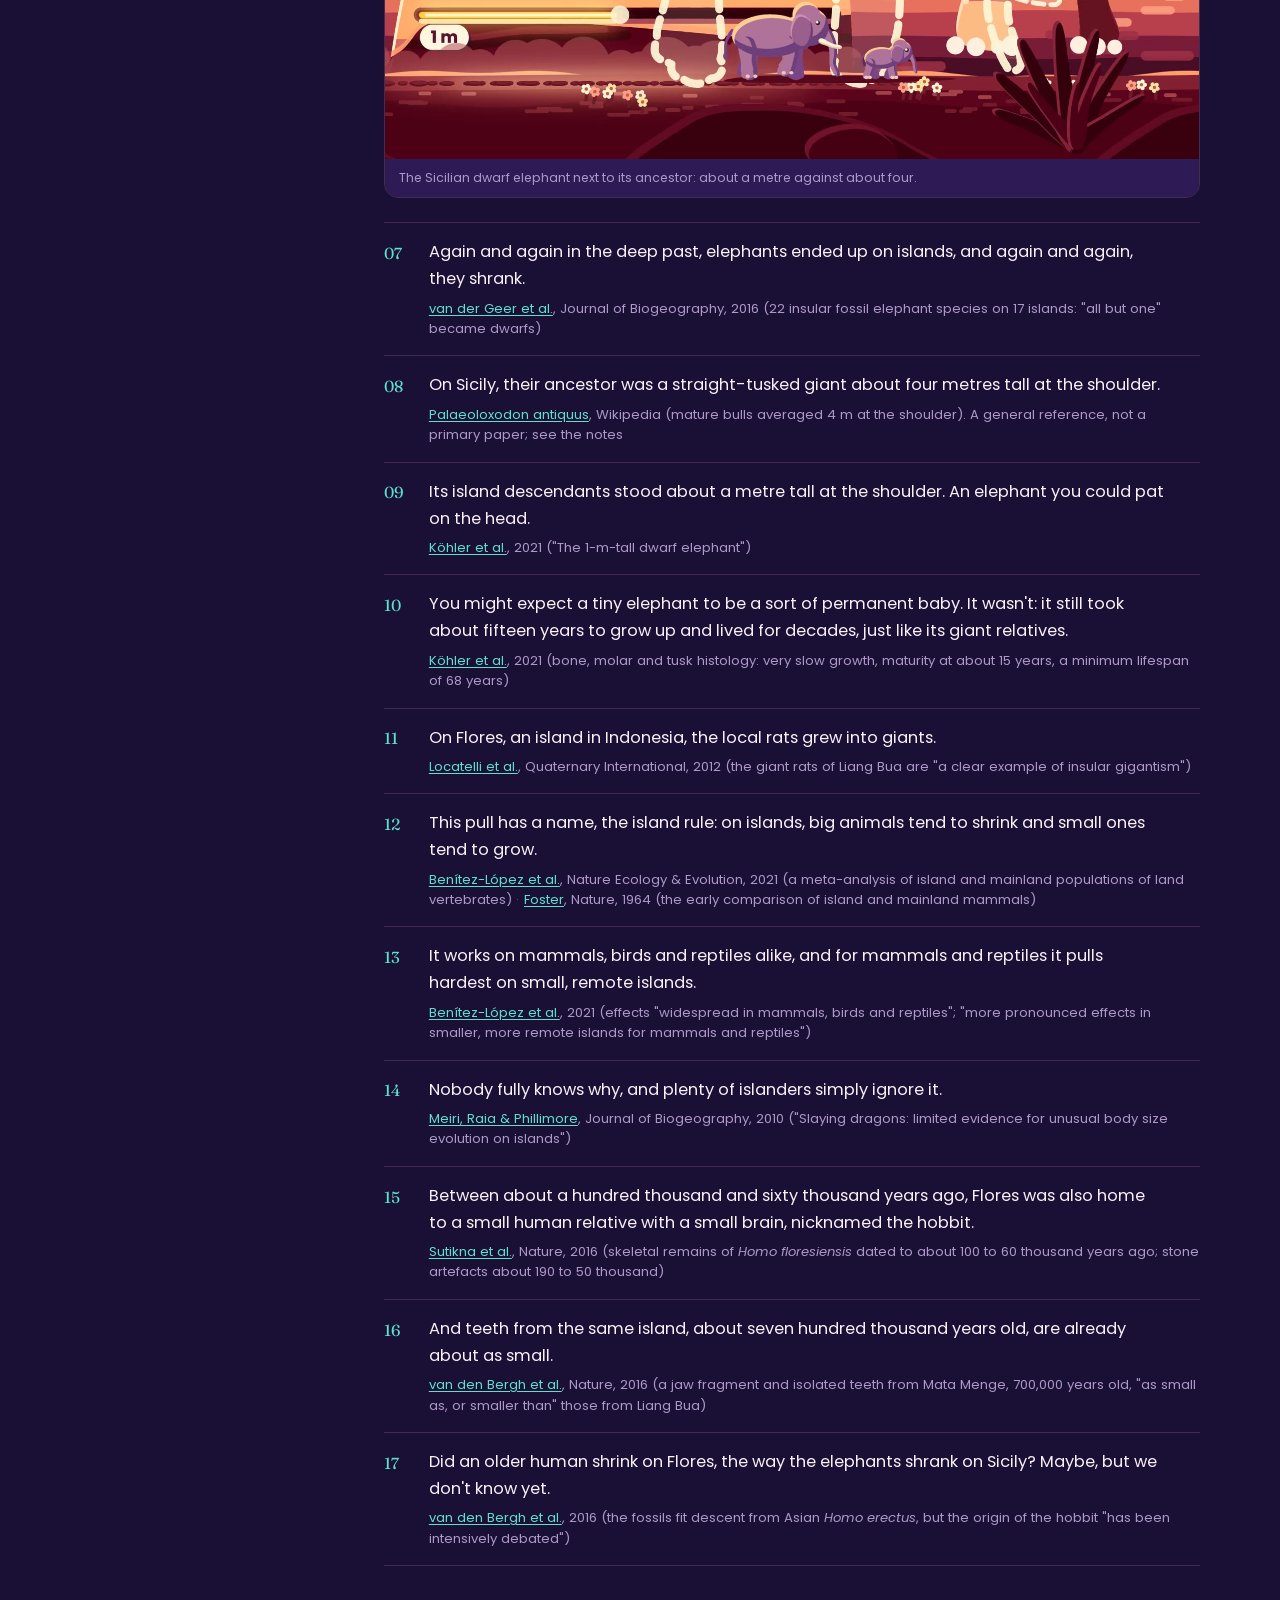
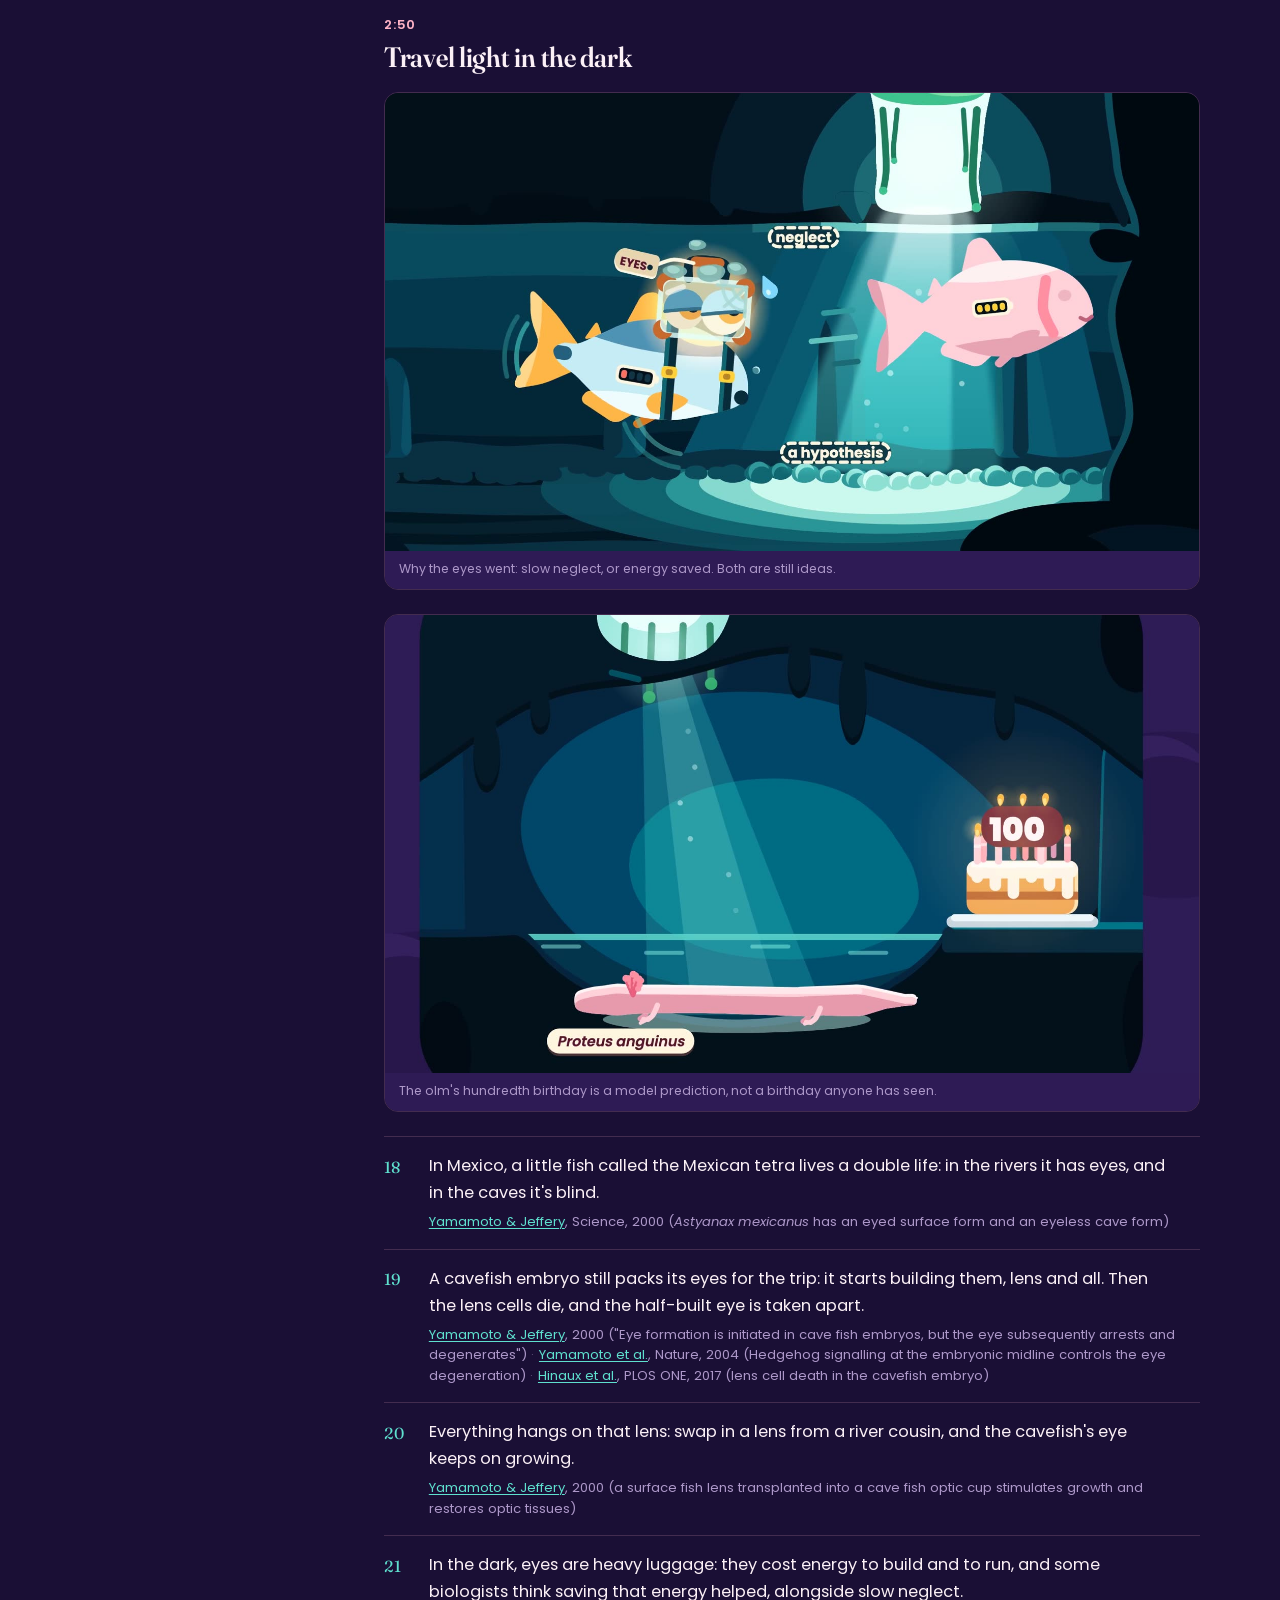
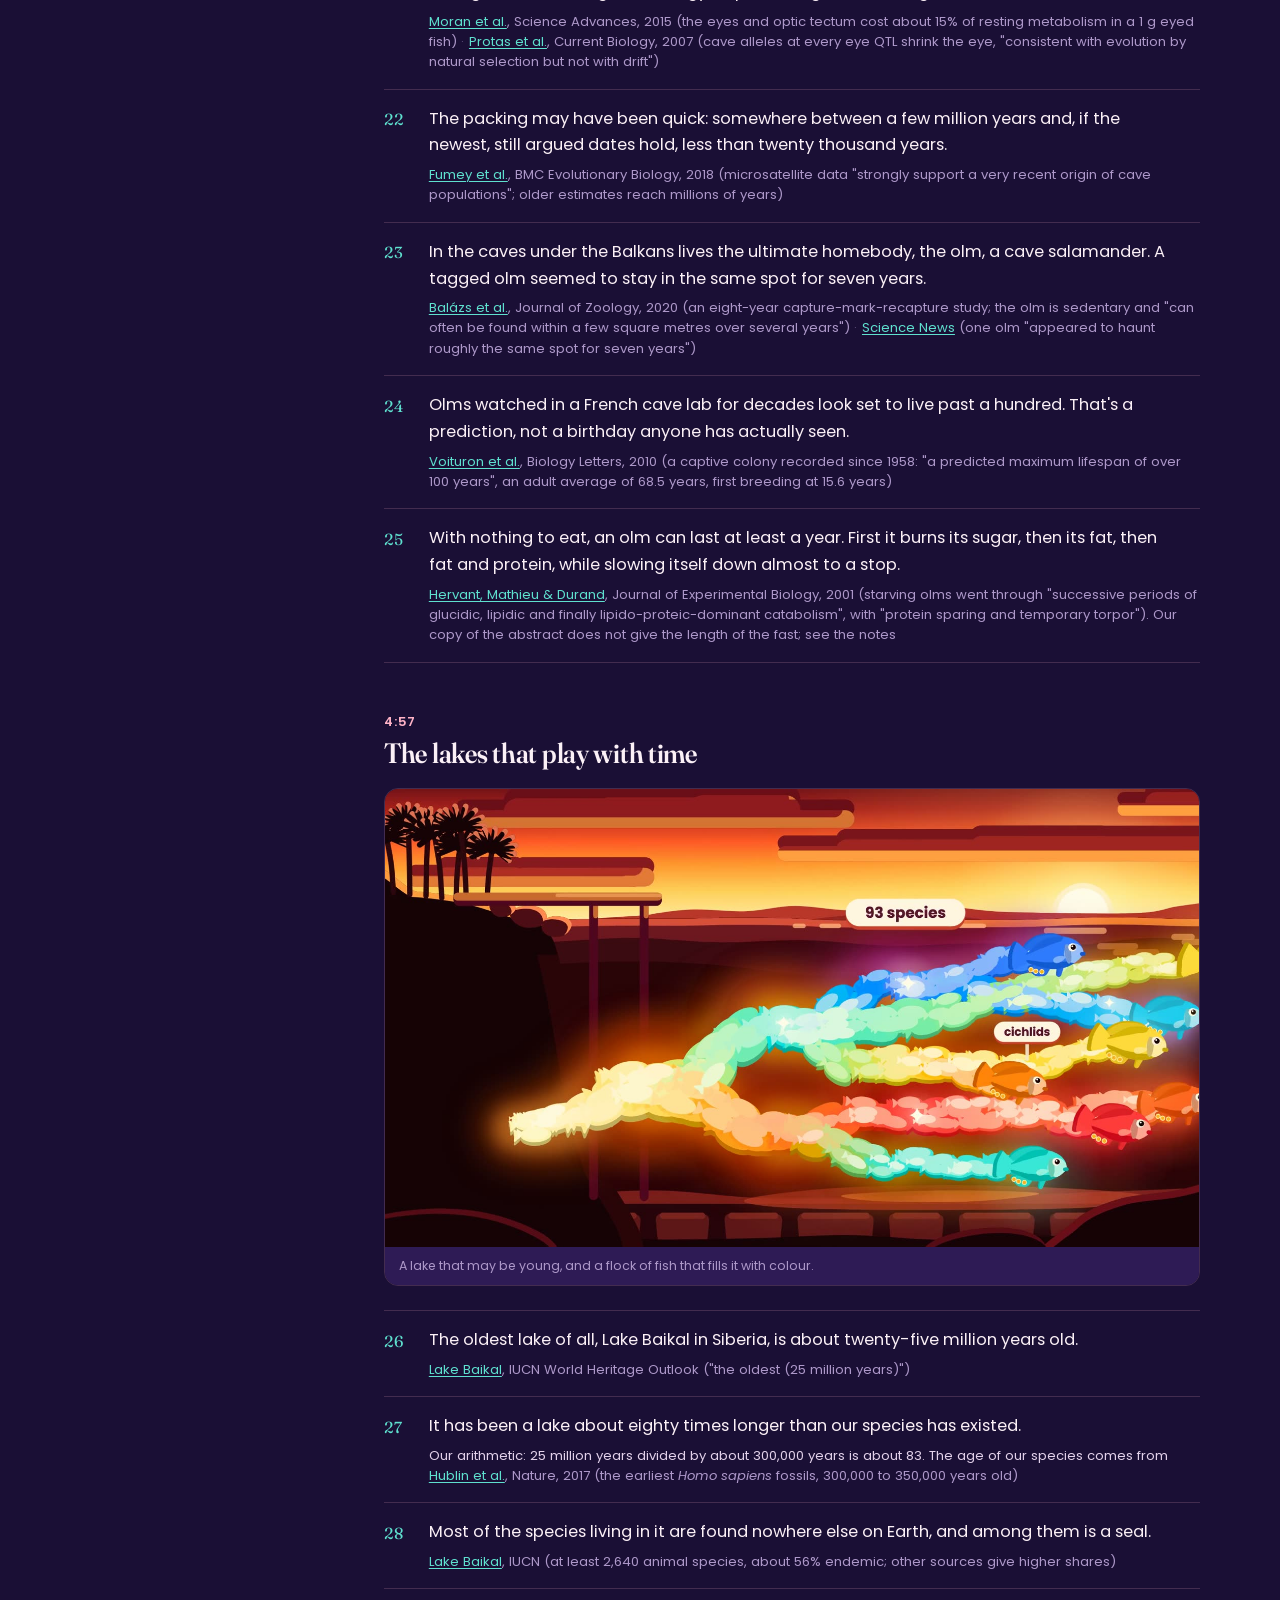
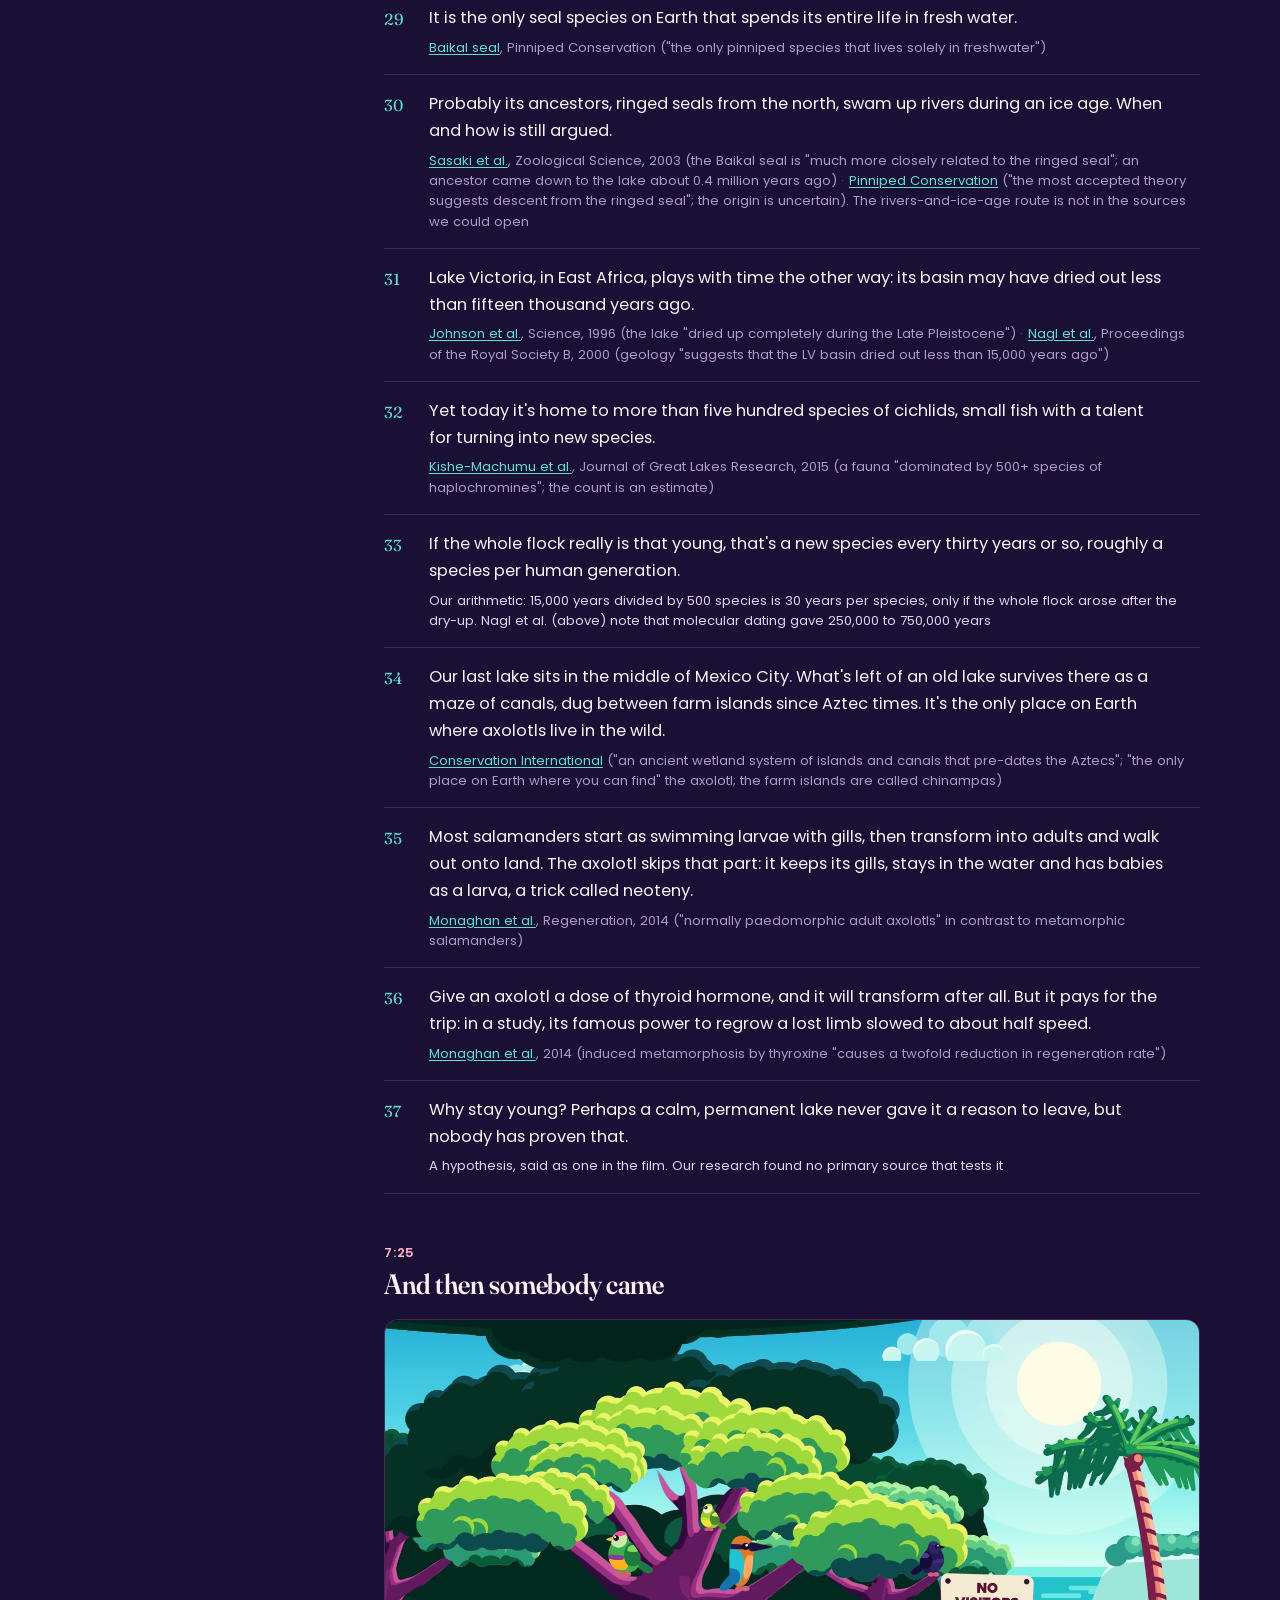
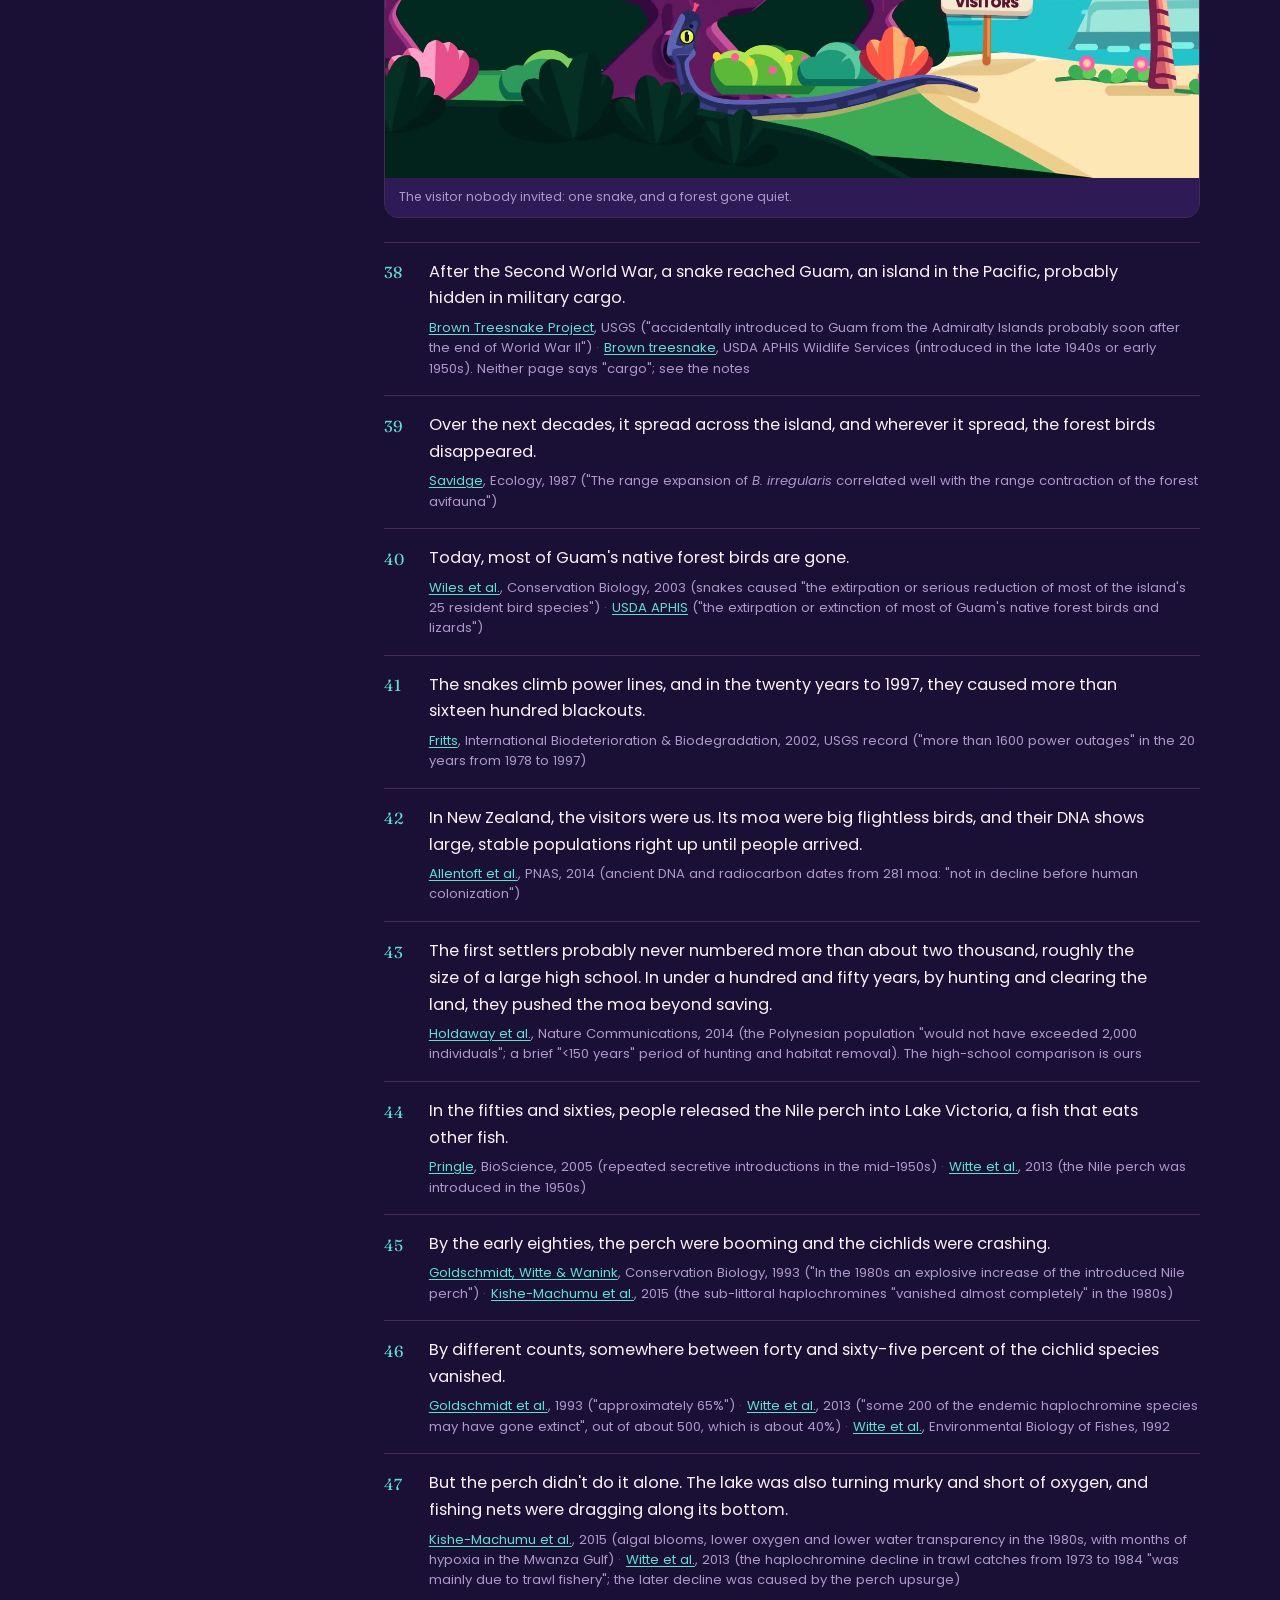
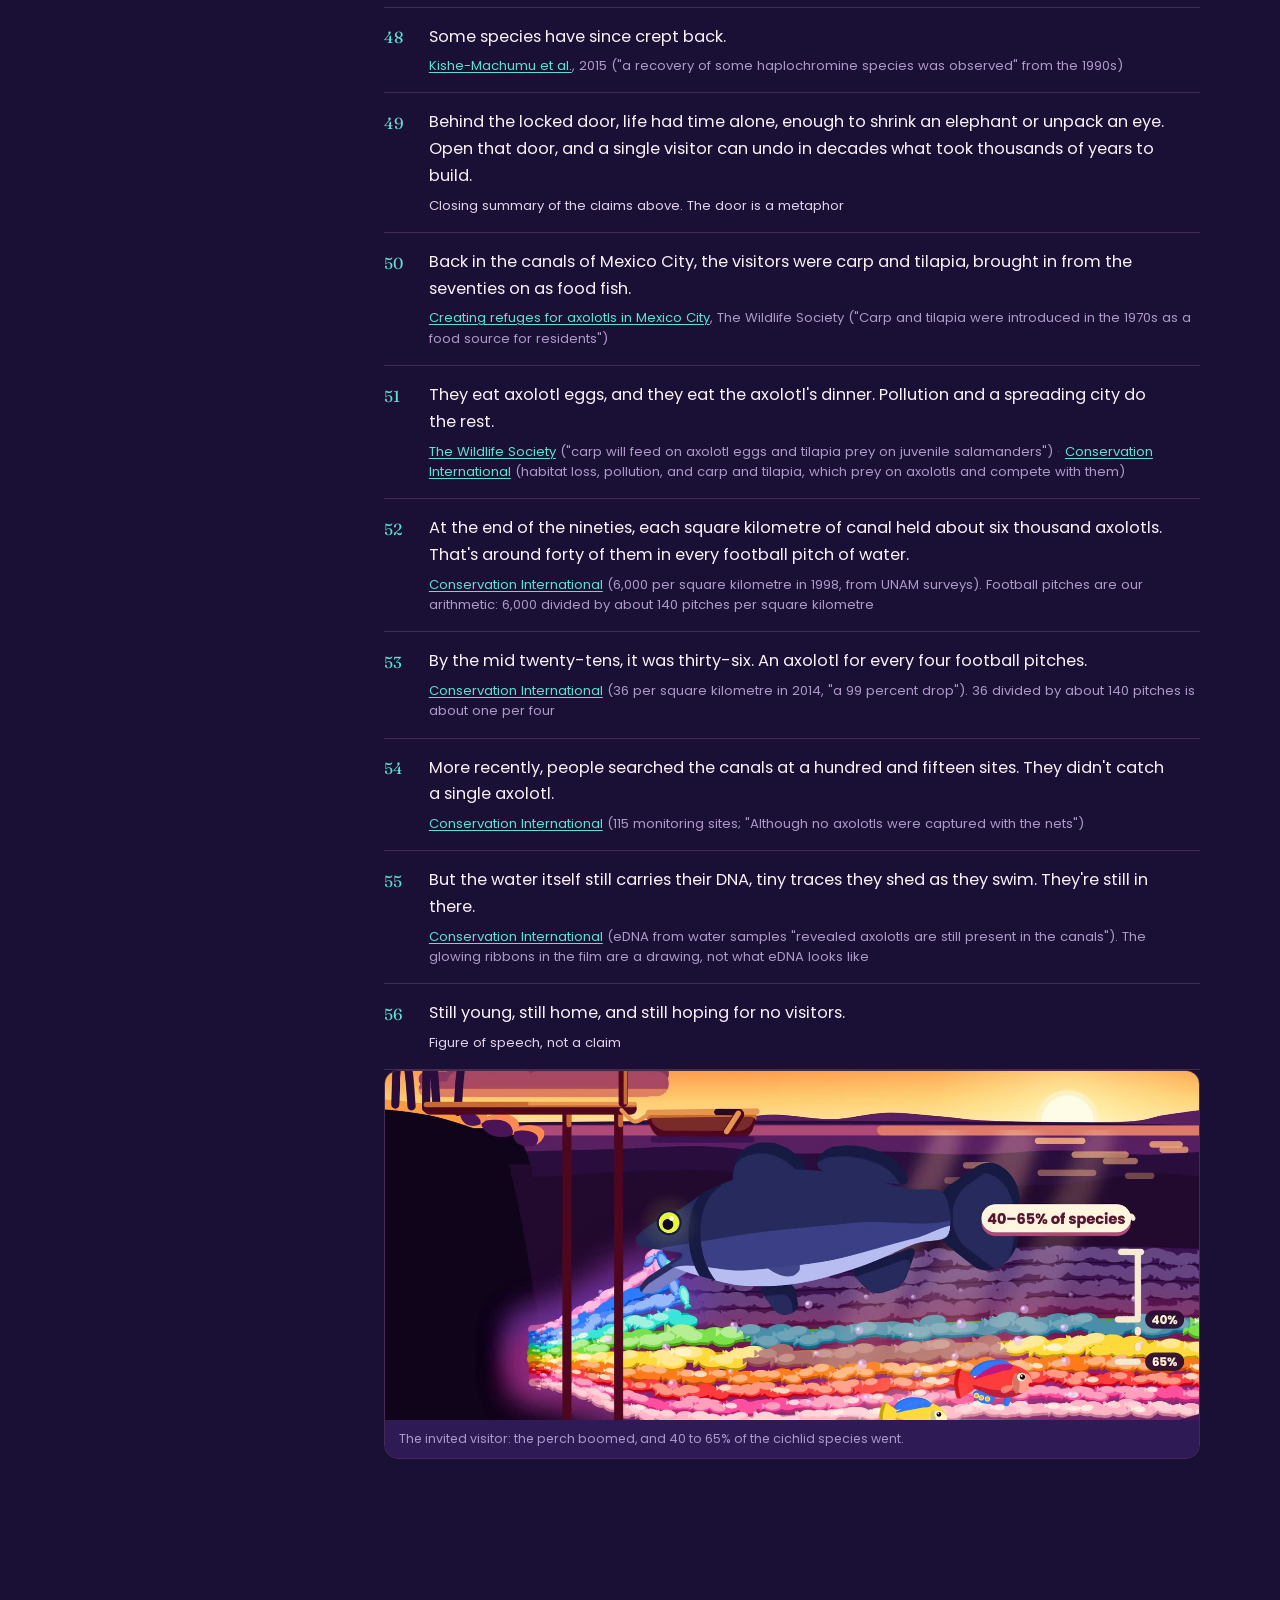
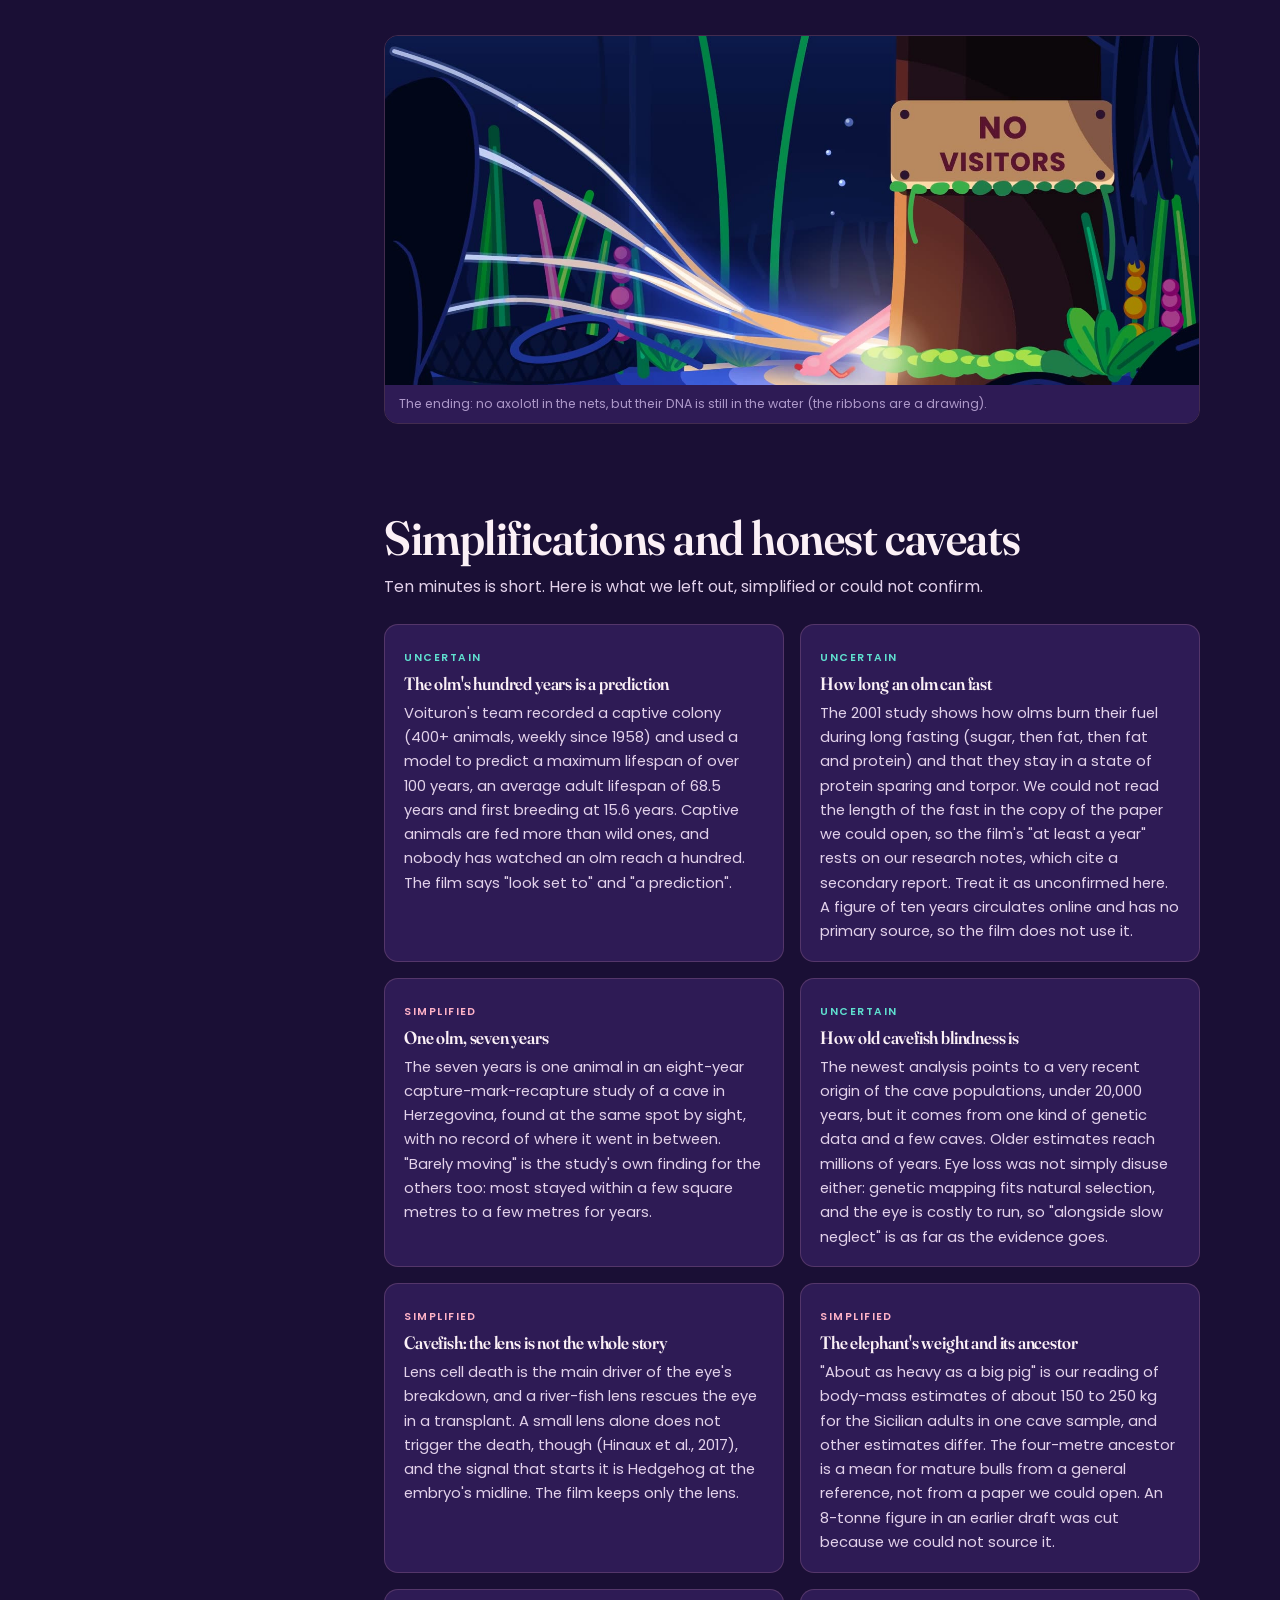
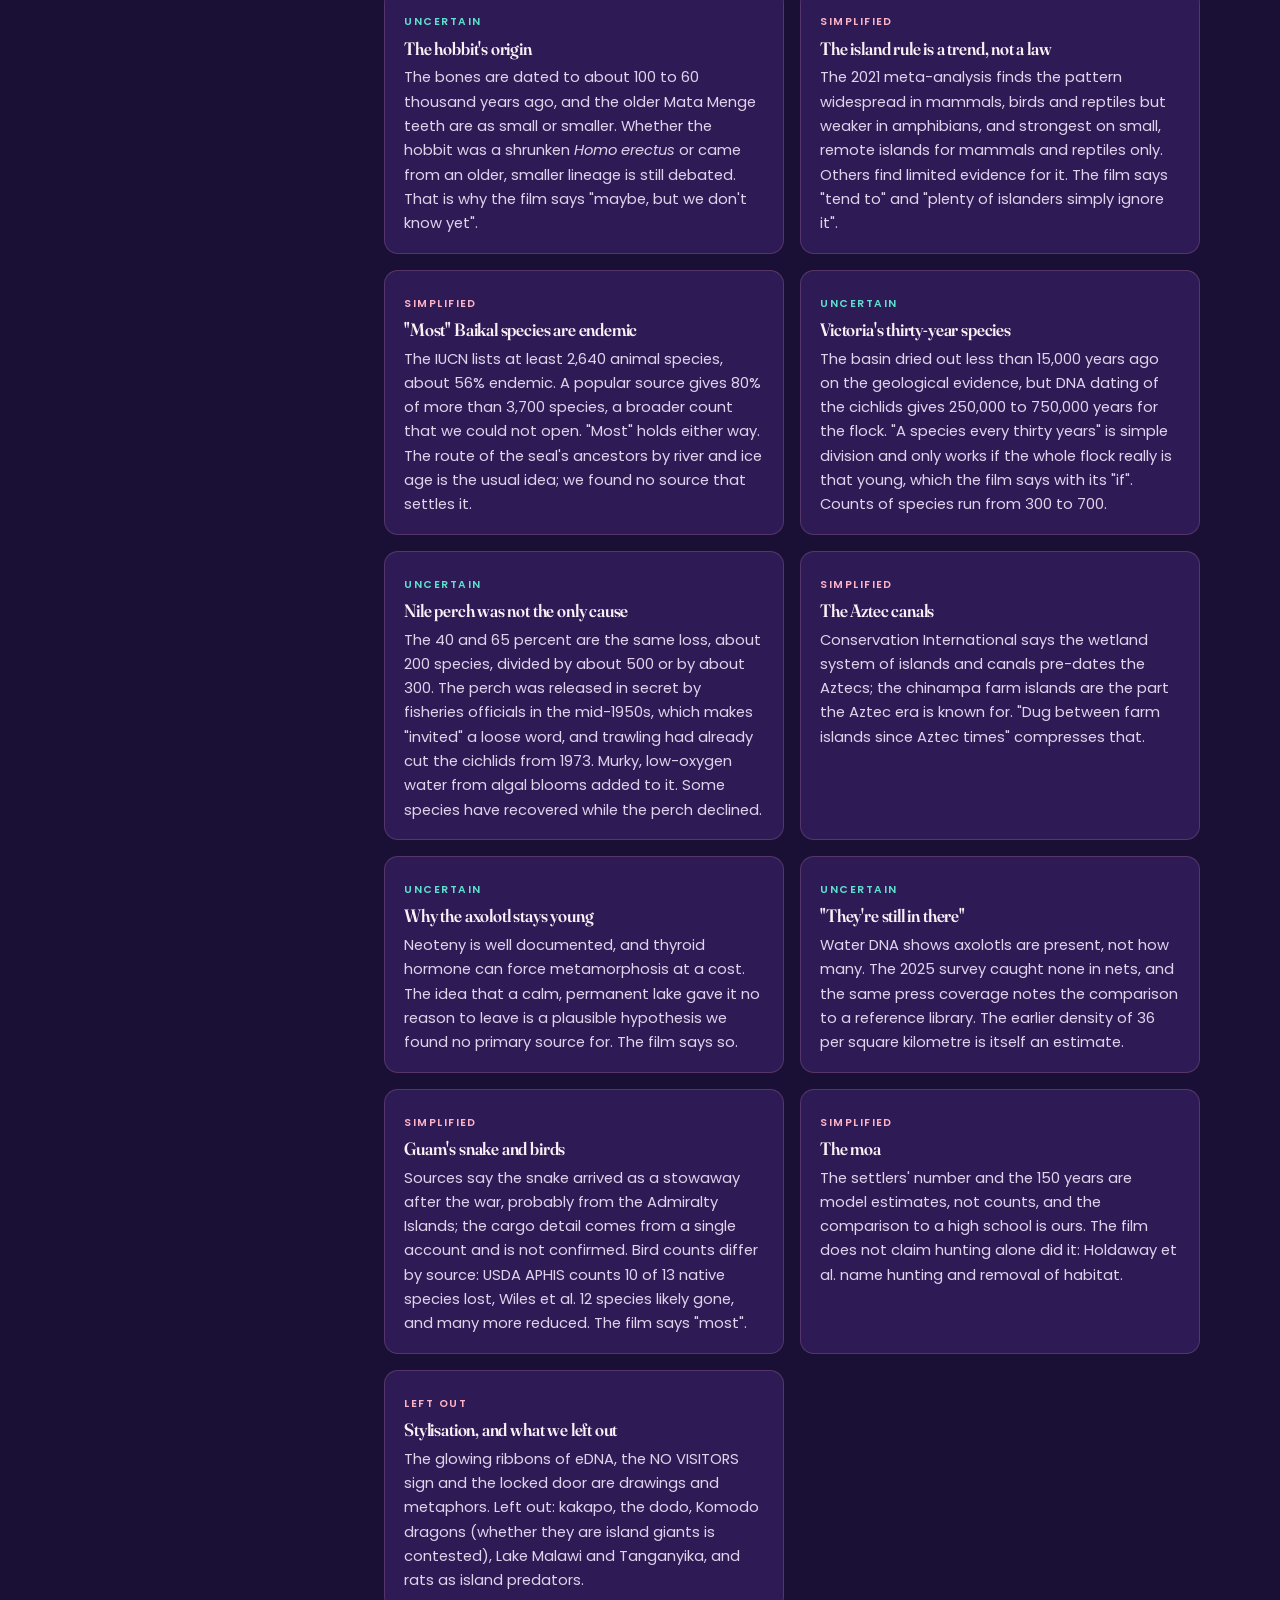
<file: isolated-worlds.html>
<!doctype html>
<html lang="en">
<head>
  <meta charset="utf-8">
  <meta name="viewport" content="width=device-width, initial-scale=1">
  <title>What Happens When Life Is Trapped on an Island?: sources and notes</title>
  <meta name="description" content="Every claim in the film What Happens When Life Is Trapped on an Island?, with its source, plus what we simplified.">
  <meta name="theme-color" content="#1a0f35">
  <link rel="icon" href="assets/img/avatar.jpg">
  <link rel="preconnect" href="https://fonts.googleapis.com">
  <link rel="preconnect" href="https://fonts.gstatic.com" crossorigin>
  <link rel="stylesheet" href="https://fonts.googleapis.com/css2?family=Fraunces:ital,opsz,wght@0,9..144,400..700;1,9..144,400..600&family=Poppins:wght@400;500;600&display=swap">
  <link rel="stylesheet" href="assets/css/site.css">
</head>
<body class="theme-iw">
  <a class="skip" href="#main">Skip to content</a>

  <header class="site-header">
    <div class="wrap">
      <a class="logo" href="index.html"><img src="assets/img/avatar.jpg" alt="" width="40" height="40"><span class="brand"></span></a>
      <nav class="nav" aria-label="Main">
        <a href="index.html#films">Films</a>
        <a href="books/index.html">Books</a>
        <a href="black-hole.html" class="hide-s">The Black Hole</a>
      </nav>
    </div>
  </header>

  <main id="main">
    <section class="film-hero" aria-labelledby="title">
      <div class="backdrop"><img src="assets/img/iw-hero.jpg" width="1600" height="900" alt="At sunset, a boat named LUPITA drifts down a Xochimilco canal with the Mexico City skyline behind it."></div>
      <div class="wrap">
        <div class="intro">
          <p class="kicker">Sources and notes · Life &amp; evolution · Film</p>
          <h1 id="title">What Happens When Life Is Trapped on an <em>Island?</em></h1>
          <p class="summary">Islands, caves and old lakes shut life in for thousands of years, and life starts writing its own rules: elephants shrink, fish throw away their eyes, and an axolotl refuses to grow up. Then somebody comes. This page lists every claim the film makes, with its source, and says plainly what is a model, what is contested and what is a drawing.</p>
          <ul class="facts">
            <li><strong>10:37</strong> runtime</li>
            <li><strong>56</strong> claims</li>
            <li><strong>Several</strong> numbers are estimates or contested</li>
          </ul>
        </div>
        <p class="watch-soon">The film is coming soon to YouTube.</p>
      </div>
    </section>

    <div class="wrap layout">
      <nav class="toc" aria-label="On this page">
        <p class="kicker">On this page</p>
        <ol>
          <li><a href="#chapters">Chapters</a></li>
          <li><a href="#claims">What the film claims</a></li>
          <li><a href="#caveats">Simplifications and caveats</a></li>
          <li><a href="#deeper">Go deeper</a></li>
        </ol>
      </nav>

      <div>
        <section class="block" id="chapters" aria-labelledby="chapters-h">
          <h2 id="chapters-h">Chapters</h2>
          <ol class="chapters">
            <li><time data-t="0" datetime="PT0S">0:00</time><span><span class="ch-title">Hook</span><span class="ch-sub">Three odd animals and a sign on the door</span></span></li>
            <li><time data-t="64" datetime="PT64S">1:04</time><span><span class="ch-title">The island that shrinks elephants</span><span class="ch-sub">Dwarf elephants, giant rats, and a small human relative</span></span></li>
            <li><time data-t="170" datetime="PT170S">2:50</time><span><span class="ch-title">Travel light in the dark</span><span class="ch-sub">A blind fish that builds eyes, and a salamander that waits</span></span></li>
            <li><time data-t="298" datetime="PT298S">4:57</time><span><span class="ch-title">The lakes that play with time</span><span class="ch-sub">Baikal's seal, Victoria's fast fish, and the axolotl</span></span></li>
            <li><time data-t="445" datetime="PT445S">7:25</time><span><span class="ch-title">And then somebody came</span><span class="ch-sub">Guam, the moa, Lake Victoria and the canals</span></span></li>
          </ol>
        </section>

        <section class="block" id="claims" aria-labelledby="claims-h">
          <h2 id="claims-h">What the film claims, and where it comes from</h2>
          <p class="note">In film order, one or two sentences per line. The locked door, the NO VISITORS sign and the glowing DNA ribbons are metaphors and drawings; the claims under them are not. Chapter times follow the current voice track and may shift by a few seconds. Where a publisher blocks automated readers, we confirmed that the link resolves and that the paper's title and abstract match in an open index; the notes say which sentences we could not check against a source.</p>

          <article class="chapter-claims" aria-labelledby="c0">
            <header><span class="ts">0:00</span><h3 id="c0">Hook</h3></header>
            <ol class="claims" style="--start:0">
              <li><p class="c">Once, on the island of Sicily, there lived an elephant about as heavy as a big pig.</p>
                <p class="src"><a href="https://doi.org/10.1038/s41598-021-02192-4">Köhler et al.</a>, Scientific Reports, 2021 (the Sicilian dwarf elephant <em>Palaeoloxodon falconeri</em> stood about 1 m tall)<span class="sep">·</span><a href="https://doi.org/10.1080/08912963.2019.1617289">Romano et al.</a>, Historical Biology, 2019 (volumetric estimate for one cave sample: about 250 kg for an adult male, about 150 kg for an adult female)</p></li>
              <li><p class="c">In the caves under the Balkans, a salamander may live past a hundred while barely moving from its spot.</p>
                <p class="src"><a href="https://doi.org/10.1098/rsbl.2010.0539">Voituron et al.</a>, Biology Letters, 2010 (predicted maximum lifespan over 100 years)<span class="sep">·</span><a href="https://doi.org/10.1111/jzo.12760">Balázs et al.</a>, Journal of Zoology, 2020 (the olm is sedentary, often within a few square metres for years)</p></li>
              <li><p class="c">In the canals of Mexico City, an animal spends its whole life refusing to grow up.</p>
                <p class="src"><a href="https://doi.org/10.1002/reg2.8">Monaghan et al.</a>, Regeneration, 2014 (axolotls are "normally paedomorphic": they stay in the larval body form as adults)<span class="sep">·</span><a href="https://www.conservation.org/news/axolotls-are-on-the-brink-can-we-bring-them-back">Conservation International</a> (the Xochimilco canals are the only wild home of the axolotl)</p></li>
              <li><p class="c">They come from small worlds, islands, caves and old lakes, where life got shut in for thousands of years or far longer.</p>
                <p class="src"><span class="nolink">Summary of the three small worlds below, with their sources: islands (Sicily, Flores), caves (the Mexican tetra, the olm) and old lakes (Baikal, Victoria, Xochimilco)</span></p></li>
              <li><p class="c">Behind that door, life starts writing its own rules: elephants shrink, fish throw away their eyes, and children refuse to leave home.</p>
                <p class="src"><span class="nolink">Summary of the elephant, cavefish and axolotl claims below. "Throw away" and "children" are figures of speech; the door and the NO VISITORS sign are a metaphor, not a fact</span></p></li>
              <li><p class="c">But the same door that makes these worlds so strange also leaves them dangerously easy to break.</p>
                <p class="src"><span class="nolink">Summary of the Guam, moa, Lake Victoria and Xochimilco claims in the last chapter</span></p></li>
            </ol>
          </article>
          <article class="chapter-claims" aria-labelledby="c1">
            <header><span class="ts">1:04</span><h3 id="c1">The island that shrinks elephants</h3></header>
            <figure class="frame"><img src="assets/img/iw-elephant.jpg" width="1600" height="900" loading="lazy" alt="On a Sicilian shore, the outline of a four-metre straight-tusked elephant towers over a one-metre dwarf elephant; labels read 4 m and 1 m."><figcaption>The Sicilian dwarf elephant next to its ancestor: about a metre against about four.</figcaption></figure>
            <ol class="claims" style="--start:6">
              <li><p class="c">Again and again in the deep past, elephants ended up on islands, and again and again, they shrank.</p>
                <p class="src"><a href="https://doi.org/10.1111/jbi.12743">van der Geer et al.</a>, Journal of Biogeography, 2016 (22 insular fossil elephant species on 17 islands: "all but one" became dwarfs)</p></li>
              <li><p class="c">On Sicily, their ancestor was a straight-tusked giant about four metres tall at the shoulder.</p>
                <p class="src"><a href="https://en.wikipedia.org/wiki/Palaeoloxodon_antiquus">Palaeoloxodon antiquus</a>, Wikipedia (mature bulls averaged 4 m at the shoulder). A general reference, not a primary paper; see the notes</p></li>
              <li><p class="c">Its island descendants stood about a metre tall at the shoulder. An elephant you could pat on the head.</p>
                <p class="src"><a href="https://doi.org/10.1038/s41598-021-02192-4">Köhler et al.</a>, 2021 ("The 1-m-tall dwarf elephant")</p></li>
              <li><p class="c">You might expect a tiny elephant to be a sort of permanent baby. It wasn't: it still took about fifteen years to grow up and lived for decades, just like its giant relatives.</p>
                <p class="src"><a href="https://doi.org/10.1038/s41598-021-02192-4">Köhler et al.</a>, 2021 (bone, molar and tusk histology: very slow growth, maturity at about 15 years, a minimum lifespan of 68 years)</p></li>
              <li><p class="c">On Flores, an island in Indonesia, the local rats grew into giants.</p>
                <p class="src"><a href="https://doi.org/10.1016/j.quaint.2012.04.005">Locatelli et al.</a>, Quaternary International, 2012 (the giant rats of Liang Bua are "a clear example of insular gigantism")</p></li>
              <li><p class="c">This pull has a name, the island rule: on islands, big animals tend to shrink and small ones tend to grow.</p>
                <p class="src"><a href="https://doi.org/10.1038/s41559-021-01426-y">Benítez-López et al.</a>, Nature Ecology &amp; Evolution, 2021 (a meta-analysis of island and mainland populations of land vertebrates)<span class="sep">·</span><a href="https://doi.org/10.1038/202234a0">Foster</a>, Nature, 1964 (the early comparison of island and mainland mammals)</p></li>
              <li><p class="c">It works on mammals, birds and reptiles alike, and for mammals and reptiles it pulls hardest on small, remote islands.</p>
                <p class="src"><a href="https://doi.org/10.1038/s41559-021-01426-y">Benítez-López et al.</a>, 2021 (effects "widespread in mammals, birds and reptiles"; "more pronounced effects in smaller, more remote islands for mammals and reptiles")</p></li>
              <li><p class="c">Nobody fully knows why, and plenty of islanders simply ignore it.</p>
                <p class="src"><a href="https://doi.org/10.1111/j.1365-2699.2010.02390.x">Meiri, Raia &amp; Phillimore</a>, Journal of Biogeography, 2010 ("Slaying dragons: limited evidence for unusual body size evolution on islands")</p></li>
              <li><p class="c">Between about a hundred thousand and sixty thousand years ago, Flores was also home to a small human relative with a small brain, nicknamed the hobbit.</p>
                <p class="src"><a href="https://doi.org/10.1038/nature17179">Sutikna et al.</a>, Nature, 2016 (skeletal remains of <em>Homo floresiensis</em> dated to about 100 to 60 thousand years ago; stone artefacts about 190 to 50 thousand)</p></li>
              <li><p class="c">And teeth from the same island, about seven hundred thousand years old, are already about as small.</p>
                <p class="src"><a href="https://doi.org/10.1038/nature17999">van den Bergh et al.</a>, Nature, 2016 (a jaw fragment and isolated teeth from Mata Menge, 700,000 years old, "as small as, or smaller than" those from Liang Bua)</p></li>
              <li><p class="c">Did an older human shrink on Flores, the way the elephants shrank on Sicily? Maybe, but we don't know yet.</p>
                <p class="src"><a href="https://doi.org/10.1038/nature17999">van den Bergh et al.</a>, 2016 (the fossils fit descent from Asian <em>Homo erectus</em>, but the origin of the hobbit "has been intensively debated")</p></li>
            </ol>
          </article>
          <article class="chapter-claims" aria-labelledby="c2">
            <header><span class="ts">2:50</span><h3 id="c2">Travel light in the dark</h3></header>
            <figure class="frame"><img src="assets/img/iw-cavefish.jpg" width="1600" height="900" loading="lazy" alt="In a cave tank, a sighted surface fish swims beside a pale blind cavefish; two labels read neglect and a hypothesis."><figcaption>Why the eyes went: slow neglect, or energy saved. Both are still ideas.</figcaption></figure>
            <figure class="frame"><img src="assets/img/iw-olm.jpg" width="1600" height="900" loading="lazy" alt="A pale olm lies in a dark cave pool under a skylight; beside it a birthday cake reads 100 and a flag carries a question mark."><figcaption>The olm's hundredth birthday is a model prediction, not a birthday anyone has seen.</figcaption></figure>
            <ol class="claims" style="--start:17">
              <li><p class="c">In Mexico, a little fish called the Mexican tetra lives a double life: in the rivers it has eyes, and in the caves it's blind.</p>
                <p class="src"><a href="https://doi.org/10.1126/science.289.5479.631">Yamamoto &amp; Jeffery</a>, Science, 2000 (<em>Astyanax mexicanus</em> has an eyed surface form and an eyeless cave form)</p></li>
              <li><p class="c">A cavefish embryo still packs its eyes for the trip: it starts building them, lens and all. Then the lens cells die, and the half-built eye is taken apart.</p>
                <p class="src"><a href="https://doi.org/10.1126/science.289.5479.631">Yamamoto &amp; Jeffery</a>, 2000 ("Eye formation is initiated in cave fish embryos, but the eye subsequently arrests and degenerates")<span class="sep">·</span><a href="https://doi.org/10.1038/nature02864">Yamamoto et al.</a>, Nature, 2004 (Hedgehog signalling at the embryonic midline controls the eye degeneration)<span class="sep">·</span><a href="https://doi.org/10.1371/journal.pone.0172302">Hinaux et al.</a>, PLOS ONE, 2017 (lens cell death in the cavefish embryo)</p></li>
              <li><p class="c">Everything hangs on that lens: swap in a lens from a river cousin, and the cavefish's eye keeps on growing.</p>
                <p class="src"><a href="https://doi.org/10.1126/science.289.5479.631">Yamamoto &amp; Jeffery</a>, 2000 (a surface fish lens transplanted into a cave fish optic cup stimulates growth and restores optic tissues)</p></li>
              <li><p class="c">In the dark, eyes are heavy luggage: they cost energy to build and to run, and some biologists think saving that energy helped, alongside slow neglect.</p>
                <p class="src"><a href="https://doi.org/10.1126/sciadv.1500363">Moran et al.</a>, Science Advances, 2015 (the eyes and optic tectum cost about 15% of resting metabolism in a 1 g eyed fish)<span class="sep">·</span><a href="https://doi.org/10.1016/j.cub.2007.01.051">Protas et al.</a>, Current Biology, 2007 (cave alleles at every eye QTL shrink the eye, "consistent with evolution by natural selection but not with drift")</p></li>
              <li><p class="c">The packing may have been quick: somewhere between a few million years and, if the newest, still argued dates hold, less than twenty thousand years.</p>
                <p class="src"><a href="https://doi.org/10.1186/s12862-018-1156-7">Fumey et al.</a>, BMC Evolutionary Biology, 2018 (microsatellite data "strongly support a very recent origin of cave populations"; older estimates reach millions of years)</p></li>
              <li><p class="c">In the caves under the Balkans lives the ultimate homebody, the olm, a cave salamander. A tagged olm seemed to stay in the same spot for seven years.</p>
                <p class="src"><a href="https://doi.org/10.1111/jzo.12760">Balázs et al.</a>, Journal of Zoology, 2020 (an eight-year capture-mark-recapture study; the olm is sedentary and "can often be found within a few square metres over several years")<span class="sep">·</span><a href="https://sciencenews.org/article/blind-aquatic-salamander-may-have-sat-mostly-still-seven-years">Science News</a> (one olm "appeared to haunt roughly the same spot for seven years")</p></li>
              <li><p class="c">Olms watched in a French cave lab for decades look set to live past a hundred. That's a prediction, not a birthday anyone has actually seen.</p>
                <p class="src"><a href="https://doi.org/10.1098/rsbl.2010.0539">Voituron et al.</a>, Biology Letters, 2010 (a captive colony recorded since 1958: "a predicted maximum lifespan of over 100 years", an adult average of 68.5 years, first breeding at 15.6 years)</p></li>
              <li><p class="c">With nothing to eat, an olm can last at least a year. First it burns its sugar, then its fat, then fat and protein, while slowing itself down almost to a stop.</p>
                <p class="src"><a href="https://doi.org/10.1242/jeb.204.2.269">Hervant, Mathieu &amp; Durand</a>, Journal of Experimental Biology, 2001 (starving olms went through "successive periods of glucidic, lipidic and finally lipido-proteic-dominant catabolism", with "protein sparing and temporary torpor"). Our copy of the abstract does not give the length of the fast; see the notes</p></li>
            </ol>
          </article>
          <article class="chapter-claims" aria-labelledby="c3">
            <header><span class="ts">4:57</span><h3 id="c3">The lakes that play with time</h3></header>
            <figure class="frame"><img src="assets/img/iw-cichlids.jpg" width="1600" height="900" loading="lazy" alt="At dusk over Lake Victoria, rivers of colourful cichlids branch through the water; a label reads 93 species."><figcaption>A lake that may be young, and a flock of fish that fills it with colour.</figcaption></figure>
            <ol class="claims" style="--start:25">
              <li><p class="c">The oldest lake of all, Lake Baikal in Siberia, is about twenty-five million years old.</p>
                <p class="src"><a href="https://worldheritageoutlook.iucn.org/node/1073">Lake Baikal</a>, IUCN World Heritage Outlook ("the oldest (25 million years)")</p></li>
              <li><p class="c">It has been a lake about eighty times longer than our species has existed.</p>
                <p class="src"><span class="nolink">Our arithmetic: 25 million years divided by about 300,000 years is about 83. The age of our species comes from </span><a href="https://doi.org/10.1038/nature22336">Hublin et al.</a>, Nature, 2017 (the earliest <em>Homo sapiens</em> fossils, 300,000 to 350,000 years old)</p></li>
              <li><p class="c">Most of the species living in it are found nowhere else on Earth, and among them is a seal.</p>
                <p class="src"><a href="https://worldheritageoutlook.iucn.org/node/1073">Lake Baikal</a>, IUCN (at least 2,640 animal species, about 56% endemic; other sources give higher shares)</p></li>
              <li><p class="c">It is the only seal species on Earth that spends its entire life in fresh water.</p>
                <p class="src"><a href="https://pinnipeds.org/seal-information/species-information-pages/the-phocid-seals/baikal-seal">Baikal seal</a>, Pinniped Conservation ("the only pinniped species that lives solely in freshwater")</p></li>
              <li><p class="c">Probably its ancestors, ringed seals from the north, swam up rivers during an ice age. When and how is still argued.</p>
                <p class="src"><a href="https://doi.org/10.2108/zsj.20.1417">Sasaki et al.</a>, Zoological Science, 2003 (the Baikal seal is "much more closely related to the ringed seal"; an ancestor came down to the lake about 0.4 million years ago)<span class="sep">·</span><a href="https://pinnipeds.org/seal-information/species-information-pages/the-phocid-seals/baikal-seal">Pinniped Conservation</a> ("the most accepted theory suggests descent from the ringed seal"; the origin is uncertain). The rivers-and-ice-age route is not in the sources we could open</p></li>
              <li><p class="c">Lake Victoria, in East Africa, plays with time the other way: its basin may have dried out less than fifteen thousand years ago.</p>
                <p class="src"><a href="https://doi.org/10.1126/science.273.5278.1091">Johnson et al.</a>, Science, 1996 (the lake "dried up completely during the Late Pleistocene")<span class="sep">·</span><a href="https://doi.org/10.1098/rspb.2000.1109">Nagl et al.</a>, Proceedings of the Royal Society B, 2000 (geology "suggests that the LV basin dried out less than 15,000 years ago")</p></li>
              <li><p class="c">Yet today it's home to more than five hundred species of cichlids, small fish with a talent for turning into new species.</p>
                <p class="src"><a href="https://doi.org/10.1016/j.jglr.2015.03.005">Kishe-Machumu et al.</a>, Journal of Great Lakes Research, 2015 (a fauna "dominated by 500+ species of haplochromines"; the count is an estimate)</p></li>
              <li><p class="c">If the whole flock really is that young, that's a new species every thirty years or so, roughly a species per human generation.</p>
                <p class="src"><span class="nolink">Our arithmetic: 15,000 years divided by 500 species is 30 years per species, only if the whole flock arose after the dry-up. Nagl et al. (above) note that molecular dating gave 250,000 to 750,000 years</span></p></li>
              <li><p class="c">Our last lake sits in the middle of Mexico City. What's left of an old lake survives there as a maze of canals, dug between farm islands since Aztec times. It's the only place on Earth where axolotls live in the wild.</p>
                <p class="src"><a href="https://www.conservation.org/news/axolotls-are-on-the-brink-can-we-bring-them-back">Conservation International</a> ("an ancient wetland system of islands and canals that pre-dates the Aztecs"; "the only place on Earth where you can find" the axolotl; the farm islands are called chinampas)</p></li>
              <li><p class="c">Most salamanders start as swimming larvae with gills, then transform into adults and walk out onto land. The axolotl skips that part: it keeps its gills, stays in the water and has babies as a larva, a trick called neoteny.</p>
                <p class="src"><a href="https://doi.org/10.1002/reg2.8">Monaghan et al.</a>, Regeneration, 2014 ("normally paedomorphic adult axolotls" in contrast to metamorphic salamanders)</p></li>
              <li><p class="c">Give an axolotl a dose of thyroid hormone, and it will transform after all. But it pays for the trip: in a study, its famous power to regrow a lost limb slowed to about half speed.</p>
                <p class="src"><a href="https://doi.org/10.1002/reg2.8">Monaghan et al.</a>, 2014 (induced metamorphosis by thyroxine "causes a twofold reduction in regeneration rate")</p></li>
              <li><p class="c">Why stay young? Perhaps a calm, permanent lake never gave it a reason to leave, but nobody has proven that.</p>
                <p class="src"><span class="nolink">A hypothesis, said as one in the film. Our research found no primary source that tests it</span></p></li>
            </ol>
          </article>
          <article class="chapter-claims" aria-labelledby="c4">
            <header><span class="ts">7:25</span><h3 id="c4">And then somebody came</h3></header>
            <figure class="frame"><img src="assets/img/iw-guam.jpg" width="1600" height="900" loading="lazy" alt="At a Guam forest edge beside a big tree, a brown tree snake coils near a NO VISITORS sign."><figcaption>The visitor nobody invited: one snake, and a forest gone quiet.</figcaption></figure>
            <ol class="claims" style="--start:37">
              <li><p class="c">After the Second World War, a snake reached Guam, an island in the Pacific, probably hidden in military cargo.</p>
                <p class="src"><a href="https://www.usgs.gov/pacific-island-ecosystems-research-center/science/brown-treesnake-project">Brown Treesnake Project</a>, USGS ("accidentally introduced to Guam from the Admiralty Islands probably soon after the end of World War II")<span class="sep">·</span><a href="https://www.aphis.usda.gov/operational-wildlife-activities/brown-treesnake">Brown treesnake</a>, USDA APHIS Wildlife Services (introduced in the late 1940s or early 1950s). Neither page says "cargo"; see the notes</p></li>
              <li><p class="c">Over the next decades, it spread across the island, and wherever it spread, the forest birds disappeared.</p>
                <p class="src"><a href="https://doi.org/10.2307/1938471">Savidge</a>, Ecology, 1987 ("The range expansion of <em>B. irregularis</em> correlated well with the range contraction of the forest avifauna")</p></li>
              <li><p class="c">Today, most of Guam's native forest birds are gone.</p>
                <p class="src"><a href="https://doi.org/10.1046/j.1523-1739.2003.01526.x">Wiles et al.</a>, Conservation Biology, 2003 (snakes caused "the extirpation or serious reduction of most of the island's 25 resident bird species")<span class="sep">·</span><a href="https://www.aphis.usda.gov/operational-wildlife-activities/brown-treesnake">USDA APHIS</a> ("the extirpation or extinction of most of Guam's native forest birds and lizards")</p></li>
              <li><p class="c">The snakes climb power lines, and in the twenty years to 1997, they caused more than sixteen hundred blackouts.</p>
                <p class="src"><a href="https://pubs.usgs.gov/publication/1015246">Fritts</a>, International Biodeterioration &amp; Biodegradation, 2002, USGS record ("more than 1600 power outages" in the 20 years from 1978 to 1997)</p></li>
              <li><p class="c">In New Zealand, the visitors were us. Its moa were big flightless birds, and their DNA shows large, stable populations right up until people arrived.</p>
                <p class="src"><a href="https://doi.org/10.1073/pnas.1314972111">Allentoft et al.</a>, PNAS, 2014 (ancient DNA and radiocarbon dates from 281 moa: "not in decline before human colonization")</p></li>
              <li><p class="c">The first settlers probably never numbered more than about two thousand, roughly the size of a large high school. In under a hundred and fifty years, by hunting and clearing the land, they pushed the moa beyond saving.</p>
                <p class="src"><a href="https://doi.org/10.1038/ncomms6436">Holdaway et al.</a>, Nature Communications, 2014 (the Polynesian population "would not have exceeded 2,000 individuals"; a brief "&lt;150 years" period of hunting and habitat removal). The high-school comparison is ours</p></li>
              <li><p class="c">In the fifties and sixties, people released the Nile perch into Lake Victoria, a fish that eats other fish.</p>
                <p class="src"><a href="https://doi.org/10.1641/0006-3568(2005)055[0780:tootnp]2.0.co;2">Pringle</a>, BioScience, 2005 (repeated secretive introductions in the mid-1950s)<span class="sep">·</span><a href="https://www.eawag.ch/fileadmin/user_upload/tx_userprofiles/upload/vanrijss/Witte_et_al._2013.pdf">Witte et al.</a>, 2013 (the Nile perch was introduced in the 1950s)</p></li>
              <li><p class="c">By the early eighties, the perch were booming and the cichlids were crashing.</p>
                <p class="src"><a href="https://doi.org/10.1046/j.1523-1739.1993.07030686.x">Goldschmidt, Witte &amp; Wanink</a>, Conservation Biology, 1993 ("In the 1980s an explosive increase of the introduced Nile perch")<span class="sep">·</span><a href="https://doi.org/10.1016/j.jglr.2015.03.005">Kishe-Machumu et al.</a>, 2015 (the sub-littoral haplochromines "vanished almost completely" in the 1980s)</p></li>
              <li><p class="c">By different counts, somewhere between forty and sixty-five percent of the cichlid species vanished.</p>
                <p class="src"><a href="https://doi.org/10.1046/j.1523-1739.1993.07030686.x">Goldschmidt et al.</a>, 1993 ("approximately 65%")<span class="sep">·</span><a href="https://www.eawag.ch/fileadmin/user_upload/tx_userprofiles/upload/vanrijss/Witte_et_al._2013.pdf">Witte et al.</a>, 2013 ("some 200 of the endemic haplochromine species may have gone extinct", out of about 500, which is about 40%)<span class="sep">·</span><a href="https://doi.org/10.1007/BF00004782">Witte et al.</a>, Environmental Biology of Fishes, 1992</p></li>
              <li><p class="c">But the perch didn't do it alone. The lake was also turning murky and short of oxygen, and fishing nets were dragging along its bottom.</p>
                <p class="src"><a href="https://doi.org/10.1016/j.jglr.2015.03.005">Kishe-Machumu et al.</a>, 2015 (algal blooms, lower oxygen and lower water transparency in the 1980s, with months of hypoxia in the Mwanza Gulf)<span class="sep">·</span><a href="https://www.eawag.ch/fileadmin/user_upload/tx_userprofiles/upload/vanrijss/Witte_et_al._2013.pdf">Witte et al.</a>, 2013 (the haplochromine decline in trawl catches from 1973 to 1984 "was mainly due to trawl fishery"; the later decline was caused by the perch upsurge)</p></li>
              <li><p class="c">Some species have since crept back.</p>
                <p class="src"><a href="https://doi.org/10.1016/j.jglr.2015.03.005">Kishe-Machumu et al.</a>, 2015 ("a recovery of some haplochromine species was observed" from the 1990s)</p></li>
              <li><p class="c">Behind the locked door, life had time alone, enough to shrink an elephant or unpack an eye. Open that door, and a single visitor can undo in decades what took thousands of years to build.</p>
                <p class="src"><span class="nolink">Closing summary of the claims above. The door is a metaphor</span></p></li>
              <li><p class="c">Back in the canals of Mexico City, the visitors were carp and tilapia, brought in from the seventies on as food fish.</p>
                <p class="src"><a href="https://wildlife.org/creating-refuges-for-axolotls-in-mexico-city/">Creating refuges for axolotls in Mexico City</a>, The Wildlife Society ("Carp and tilapia were introduced in the 1970s as a food source for residents")</p></li>
              <li><p class="c">They eat axolotl eggs, and they eat the axolotl's dinner. Pollution and a spreading city do the rest.</p>
                <p class="src"><a href="https://wildlife.org/creating-refuges-for-axolotls-in-mexico-city/">The Wildlife Society</a> ("carp will feed on axolotl eggs and tilapia prey on juvenile salamanders")<span class="sep">·</span><a href="https://www.conservation.org/news/axolotls-are-on-the-brink-can-we-bring-them-back">Conservation International</a> (habitat loss, pollution, and carp and tilapia, which prey on axolotls and compete with them)</p></li>
              <li><p class="c">At the end of the nineties, each square kilometre of canal held about six thousand axolotls. That's around forty of them in every football pitch of water.</p>
                <p class="src"><a href="https://www.conservation.org/news/axolotls-are-on-the-brink-can-we-bring-them-back">Conservation International</a> (6,000 per square kilometre in 1998, from UNAM surveys). Football pitches are our arithmetic: 6,000 divided by about 140 pitches per square kilometre</p></li>
              <li><p class="c">By the mid twenty-tens, it was thirty-six. An axolotl for every four football pitches.</p>
                <p class="src"><a href="https://www.conservation.org/news/axolotls-are-on-the-brink-can-we-bring-them-back">Conservation International</a> (36 per square kilometre in 2014, "a 99 percent drop"). 36 divided by about 140 pitches is about one per four</p></li>
              <li><p class="c">More recently, people searched the canals at a hundred and fifteen sites. They didn't catch a single axolotl.</p>
                <p class="src"><a href="https://www.conservation.org/news/axolotls-are-on-the-brink-can-we-bring-them-back">Conservation International</a> (115 monitoring sites; "Although no axolotls were captured with the nets")</p></li>
              <li><p class="c">But the water itself still carries their DNA, tiny traces they shed as they swim. They're still in there.</p>
                <p class="src"><a href="https://www.conservation.org/news/axolotls-are-on-the-brink-can-we-bring-them-back">Conservation International</a> (eDNA from water samples "revealed axolotls are still present in the canals"). The glowing ribbons in the film are a drawing, not what eDNA looks like</p></li>
              <li><p class="c">Still young, still home, and still hoping for no visitors.</p>
                <p class="src"><span class="nolink">Figure of speech, not a claim</span></p></li>
            </ol>
          </article>

          <figure class="pull"><img src="assets/img/iw-perch.jpg" width="1600" height="900" loading="lazy" alt="The Nile perch swims over a rainbow river of cichlids beside a WELCOME sign; a bar reads 40 to 65% of species."><figcaption>The invited visitor: the perch boomed, and 40 to 65% of the cichlid species went.</figcaption></figure>
        </section>

        <figure class="pull"><img src="assets/img/iw-ending.jpg" width="1600" height="900" loading="lazy" alt="Underwater in a night canal, glowing ribbons of eDNA drift past a post that reads NO VISITORS."><figcaption>The ending: no axolotl in the nets, but their DNA is still in the water (the ribbons are a drawing).</figcaption></figure>

        <section class="block" id="caveats" aria-labelledby="caveats-h">
          <h2 id="caveats-h">Simplifications and honest caveats</h2>
          <p class="note">Ten minutes is short. Here is what we left out, simplified or could not confirm.</p>
          <ul class="caveats">
            <li><span class="k k--unc">Uncertain</span><h3>The olm's hundred years is a prediction</h3><p>Voituron's team recorded a captive colony (400+ animals, weekly since 1958) and used a model to predict a maximum lifespan of over 100 years, an average adult lifespan of 68.5 years and first breeding at 15.6 years. Captive animals are fed more than wild ones, and nobody has watched an olm reach a hundred. The film says "look set to" and "a prediction".</p></li>
            <li><span class="k k--unc">Uncertain</span><h3>How long an olm can fast</h3><p>The 2001 study shows how olms burn their fuel during long fasting (sugar, then fat, then fat and protein) and that they stay in a state of protein sparing and torpor. We could not read the length of the fast in the copy of the paper we could open, so the film's "at least a year" rests on our research notes, which cite a secondary report. Treat it as unconfirmed here. A figure of ten years circulates online and has no primary source, so the film does not use it.</p></li>
            <li><span class="k">Simplified</span><h3>One olm, seven years</h3><p>The seven years is one animal in an eight-year capture-mark-recapture study of a cave in Herzegovina, found at the same spot by sight, with no record of where it went in between. "Barely moving" is the study's own finding for the others too: most stayed within a few square metres to a few metres for years.</p></li>
            <li><span class="k k--unc">Uncertain</span><h3>How old cavefish blindness is</h3><p>The newest analysis points to a very recent origin of the cave populations, under 20,000 years, but it comes from one kind of genetic data and a few caves. Older estimates reach millions of years. Eye loss was not simply disuse either: genetic mapping fits natural selection, and the eye is costly to run, so "alongside slow neglect" is as far as the evidence goes.</p></li>
            <li><span class="k">Simplified</span><h3>Cavefish: the lens is not the whole story</h3><p>Lens cell death is the main driver of the eye's breakdown, and a river-fish lens rescues the eye in a transplant. A small lens alone does not trigger the death, though (Hinaux et al., 2017), and the signal that starts it is Hedgehog at the embryo's midline. The film keeps only the lens.</p></li>
            <li><span class="k">Simplified</span><h3>The elephant's weight and its ancestor</h3><p>"About as heavy as a big pig" is our reading of body-mass estimates of about 150 to 250 kg for the Sicilian adults in one cave sample, and other estimates differ. The four-metre ancestor is a mean for mature bulls from a general reference, not from a paper we could open. An 8-tonne figure in an earlier draft was cut because we could not source it.</p></li>
            <li><span class="k k--unc">Uncertain</span><h3>The hobbit's origin</h3><p>The bones are dated to about 100 to 60 thousand years ago, and the older Mata Menge teeth are as small or smaller. Whether the hobbit was a shrunken <em>Homo erectus</em> or came from an older, smaller lineage is still debated. That is why the film says "maybe, but we don't know yet".</p></li>
            <li><span class="k">Simplified</span><h3>The island rule is a trend, not a law</h3><p>The 2021 meta-analysis finds the pattern widespread in mammals, birds and reptiles but weaker in amphibians, and strongest on small, remote islands for mammals and reptiles only. Others find limited evidence for it. The film says "tend to" and "plenty of islanders simply ignore it".</p></li>
            <li><span class="k">Simplified</span><h3>"Most" Baikal species are endemic</h3><p>The IUCN lists at least 2,640 animal species, about 56% endemic. A popular source gives 80% of more than 3,700 species, a broader count that we could not open. "Most" holds either way. The route of the seal's ancestors by river and ice age is the usual idea; we found no source that settles it.</p></li>
            <li><span class="k k--unc">Uncertain</span><h3>Victoria's thirty-year species</h3><p>The basin dried out less than 15,000 years ago on the geological evidence, but DNA dating of the cichlids gives 250,000 to 750,000 years for the flock. "A species every thirty years" is simple division and only works if the whole flock really is that young, which the film says with its "if". Counts of species run from 300 to 700.</p></li>
            <li><span class="k k--unc">Uncertain</span><h3>Nile perch was not the only cause</h3><p>The 40 and 65 percent are the same loss, about 200 species, divided by about 500 or by about 300. The perch was released in secret by fisheries officials in the mid-1950s, which makes "invited" a loose word, and trawling had already cut the cichlids from 1973. Murky, low-oxygen water from algal blooms added to it. Some species have recovered while the perch declined.</p></li>
            <li><span class="k">Simplified</span><h3>The Aztec canals</h3><p>Conservation International says the wetland system of islands and canals pre-dates the Aztecs; the chinampa farm islands are the part the Aztec era is known for. "Dug between farm islands since Aztec times" compresses that.</p></li>
            <li><span class="k k--unc">Uncertain</span><h3>Why the axolotl stays young</h3><p>Neoteny is well documented, and thyroid hormone can force metamorphosis at a cost. The idea that a calm, permanent lake gave it no reason to leave is a plausible hypothesis we found no primary source for. The film says so.</p></li>
            <li><span class="k k--unc">Uncertain</span><h3>"They're still in there"</h3><p>Water DNA shows axolotls are present, not how many. The 2025 survey caught none in nets, and the same press coverage notes the comparison to a reference library. The earlier density of 36 per square kilometre is itself an estimate.</p></li>
            <li><span class="k">Simplified</span><h3>Guam's snake and birds</h3><p>Sources say the snake arrived as a stowaway after the war, probably from the Admiralty Islands; the cargo detail comes from a single account and is not confirmed. Bird counts differ by source: USDA APHIS counts 10 of 13 native species lost, Wiles et al. 12 species likely gone, and many more reduced. The film says "most".</p></li>
            <li><span class="k">Simplified</span><h3>The moa</h3><p>The settlers' number and the 150 years are model estimates, not counts, and the comparison to a high school is ours. The film does not claim hunting alone did it: Holdaway et al. name hunting and removal of habitat.</p></li>
            <li><span class="k">Left out</span><h3>Stylisation, and what we left out</h3><p>The glowing ribbons of eDNA, the NO VISITORS sign and the locked door are drawings and metaphors. Left out: kakapo, the dodo, Komodo dragons (whether they are island giants is contested), Lake Malawi and Tanganyika, and rats as island predators.</p></li>
          </ul>
        </section>

        <section class="block" id="deeper" aria-labelledby="deeper-h">
          <h2 id="deeper-h">Go deeper</h2>
          <ol class="reads">
            <li><a href="https://doi.org/10.1038/s41559-021-01426-y">The island rule explains consistent patterns of body size evolution in terrestrial vertebrates</a><p><span class="pub">Benítez-López et al., Nature Ecology &amp; Evolution, 2021.</span> The big map of who shrinks and who grows on islands, and where the rule fails.</p></li>
            <li><a href="https://doi.org/10.1098/rsbl.2010.0539">Extreme lifespan of the human fish (<em>Proteus anguinus</em>)</a><p><span class="pub">Voituron et al., Biology Letters, 2010.</span> How a salamander the size of a finger ends up with a century-long life on paper.</p></li>
            <li><a href="https://doi.org/10.1126/science.289.5479.631">Central role for the lens in cave fish eye degeneration</a><p><span class="pub">Yamamoto &amp; Jeffery, Science, 2000.</span> The lens-swap experiment behind the cavefish scene.</p></li>
            <li><a href="https://doi.org/10.1038/ncomms6436">An extremely low-density human population exterminated New Zealand moa</a><p><span class="pub">Holdaway et al., Nature Communications, 2014.</span> How few people it took, and how fast.</p></li>
            <li><a href="https://www.conservation.org/news/axolotls-are-on-the-brink-can-we-bring-them-back">Axolotls are on the brink. Can we bring them back?</a><p><span class="pub">Conservation International.</span> The 115-site survey, the DNA result and the refuges that might help.</p></li>
          </ol>
        </section>
      </div>
    </div>
  </main>

  <footer class="site-footer">
    <div class="wrap">
      <div>
        <a class="logo" href="index.html"><img src="assets/img/avatar.jpg" alt="" width="32" height="32"><span class="brand"></span></a>
        <p style="margin-top:0.8rem">Animated science films. No trackers, no cookies.</p>
      </div>
      <p><a href="index.html">All films</a> · <a href="salmonella.html">Salmonella's Perfect Inside Job</a></p>
    </div>
  </footer>
  <script src="assets/js/site.js"></script>
</body>
</html>
</file>
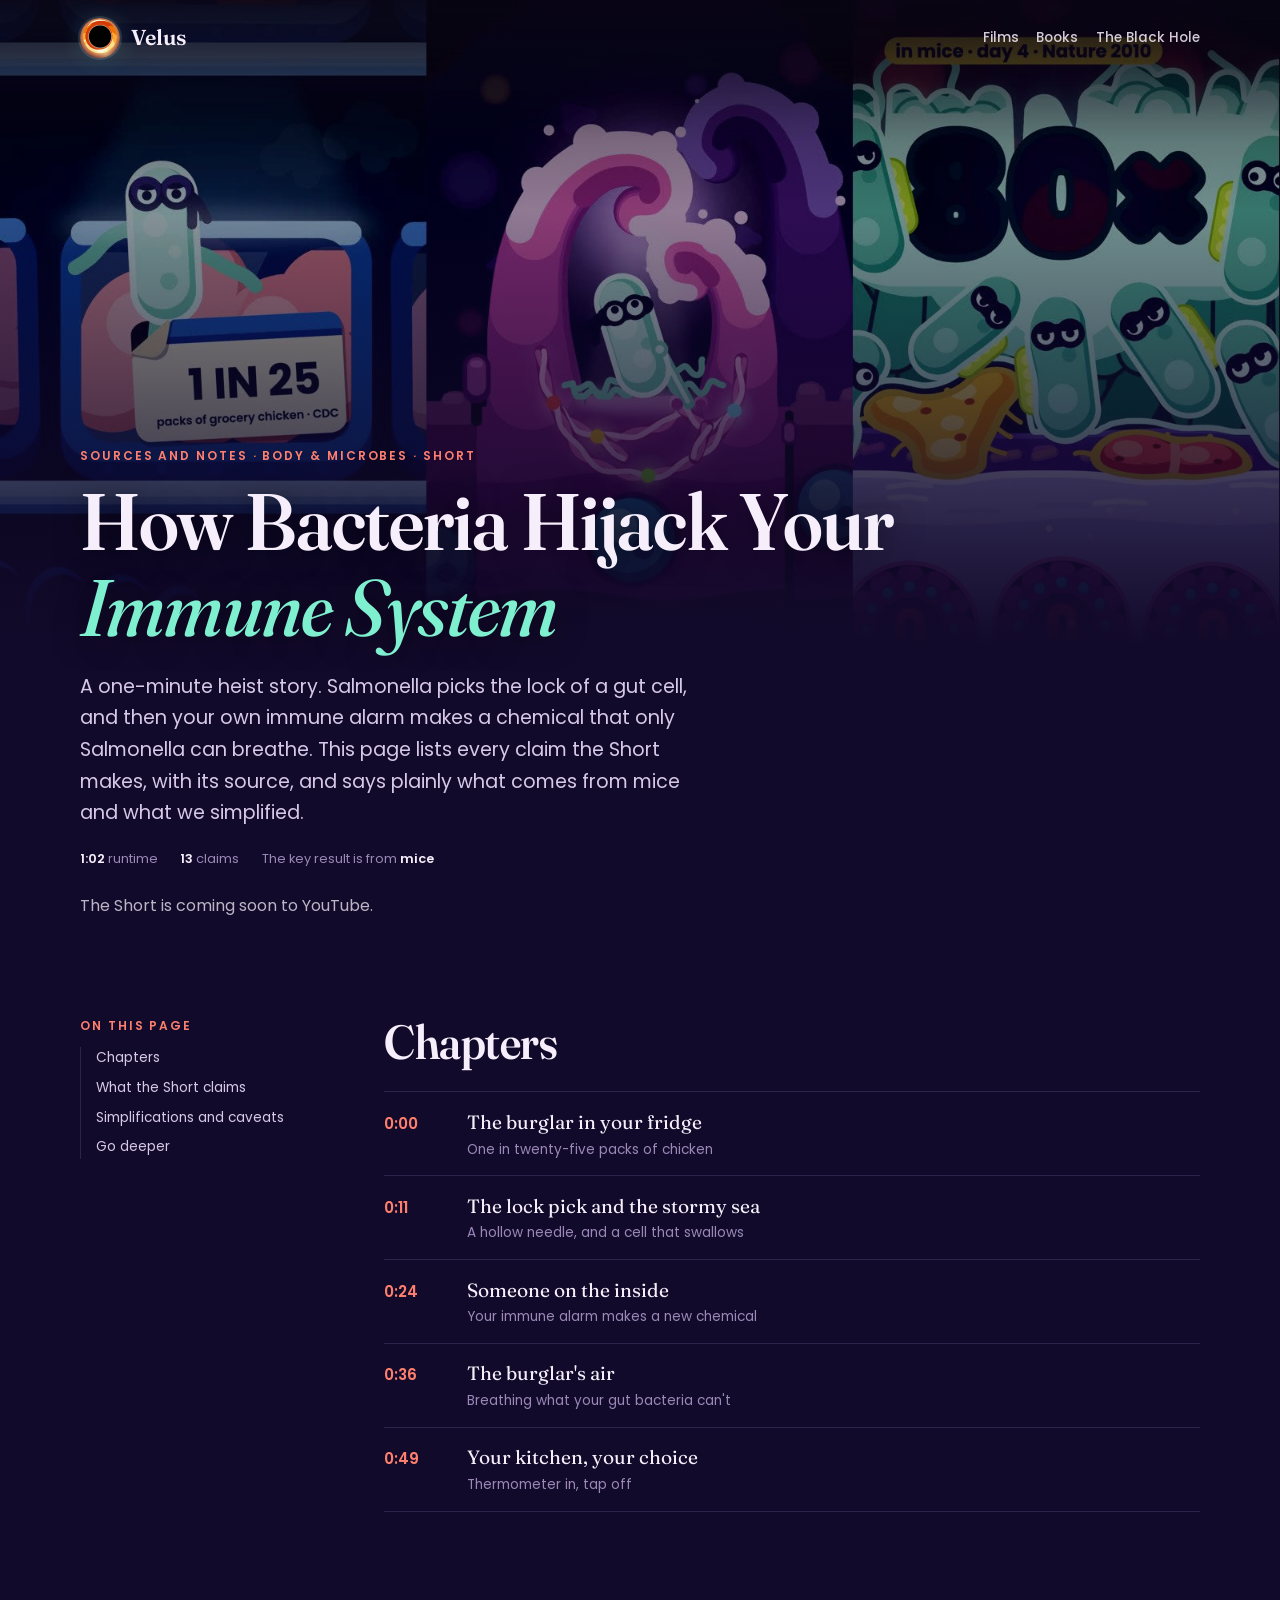
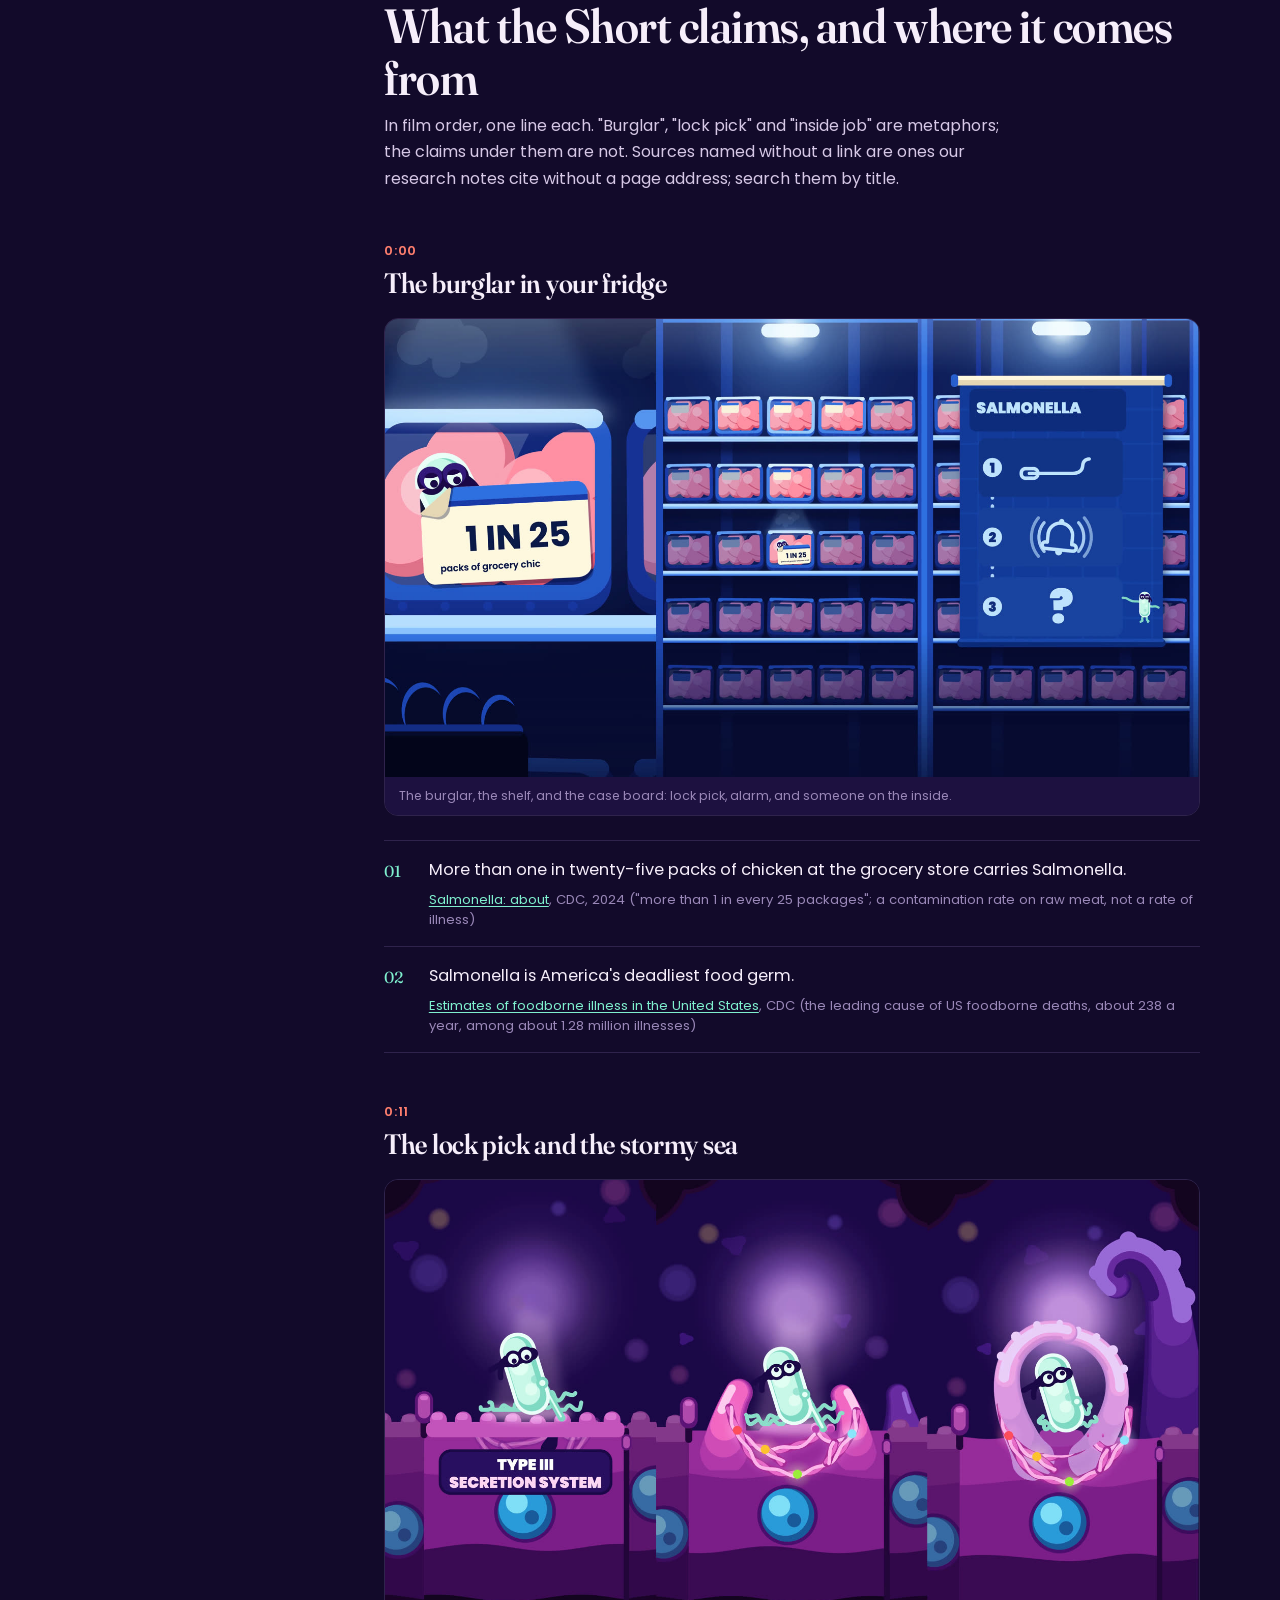
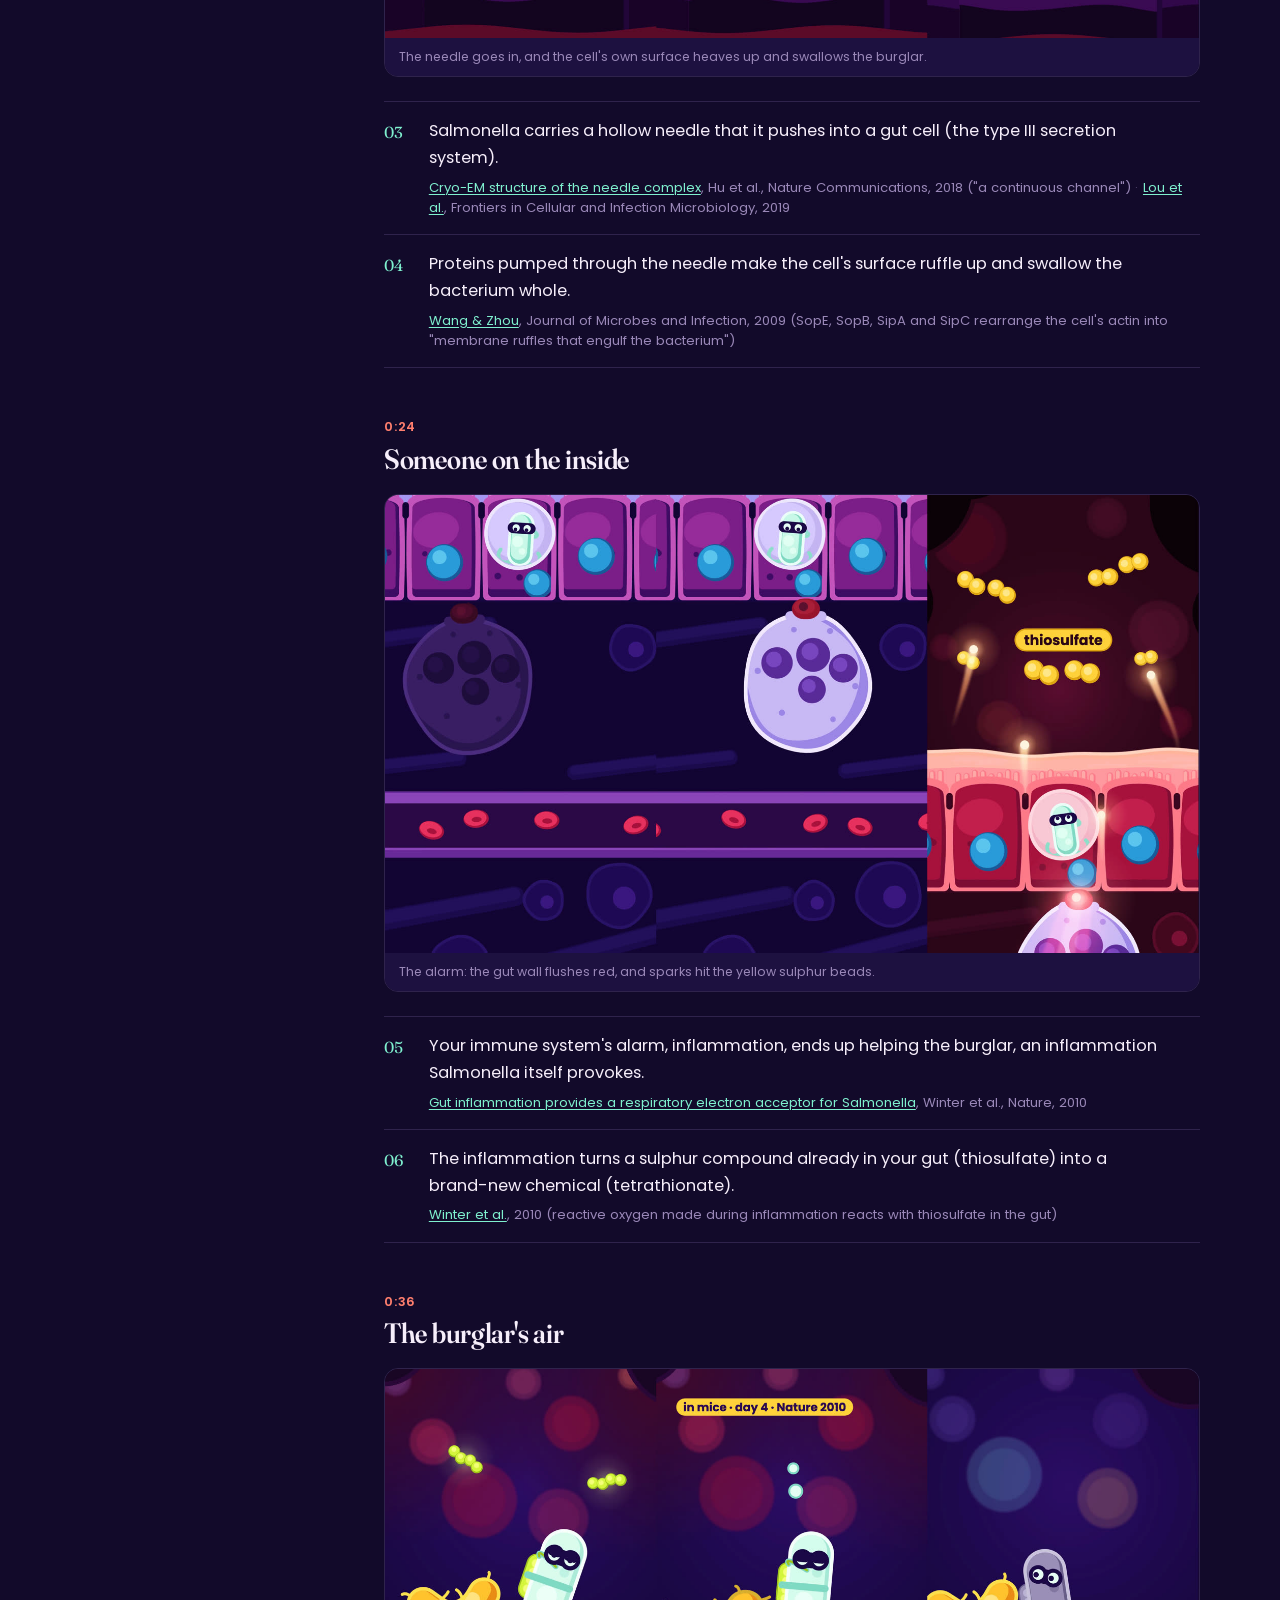
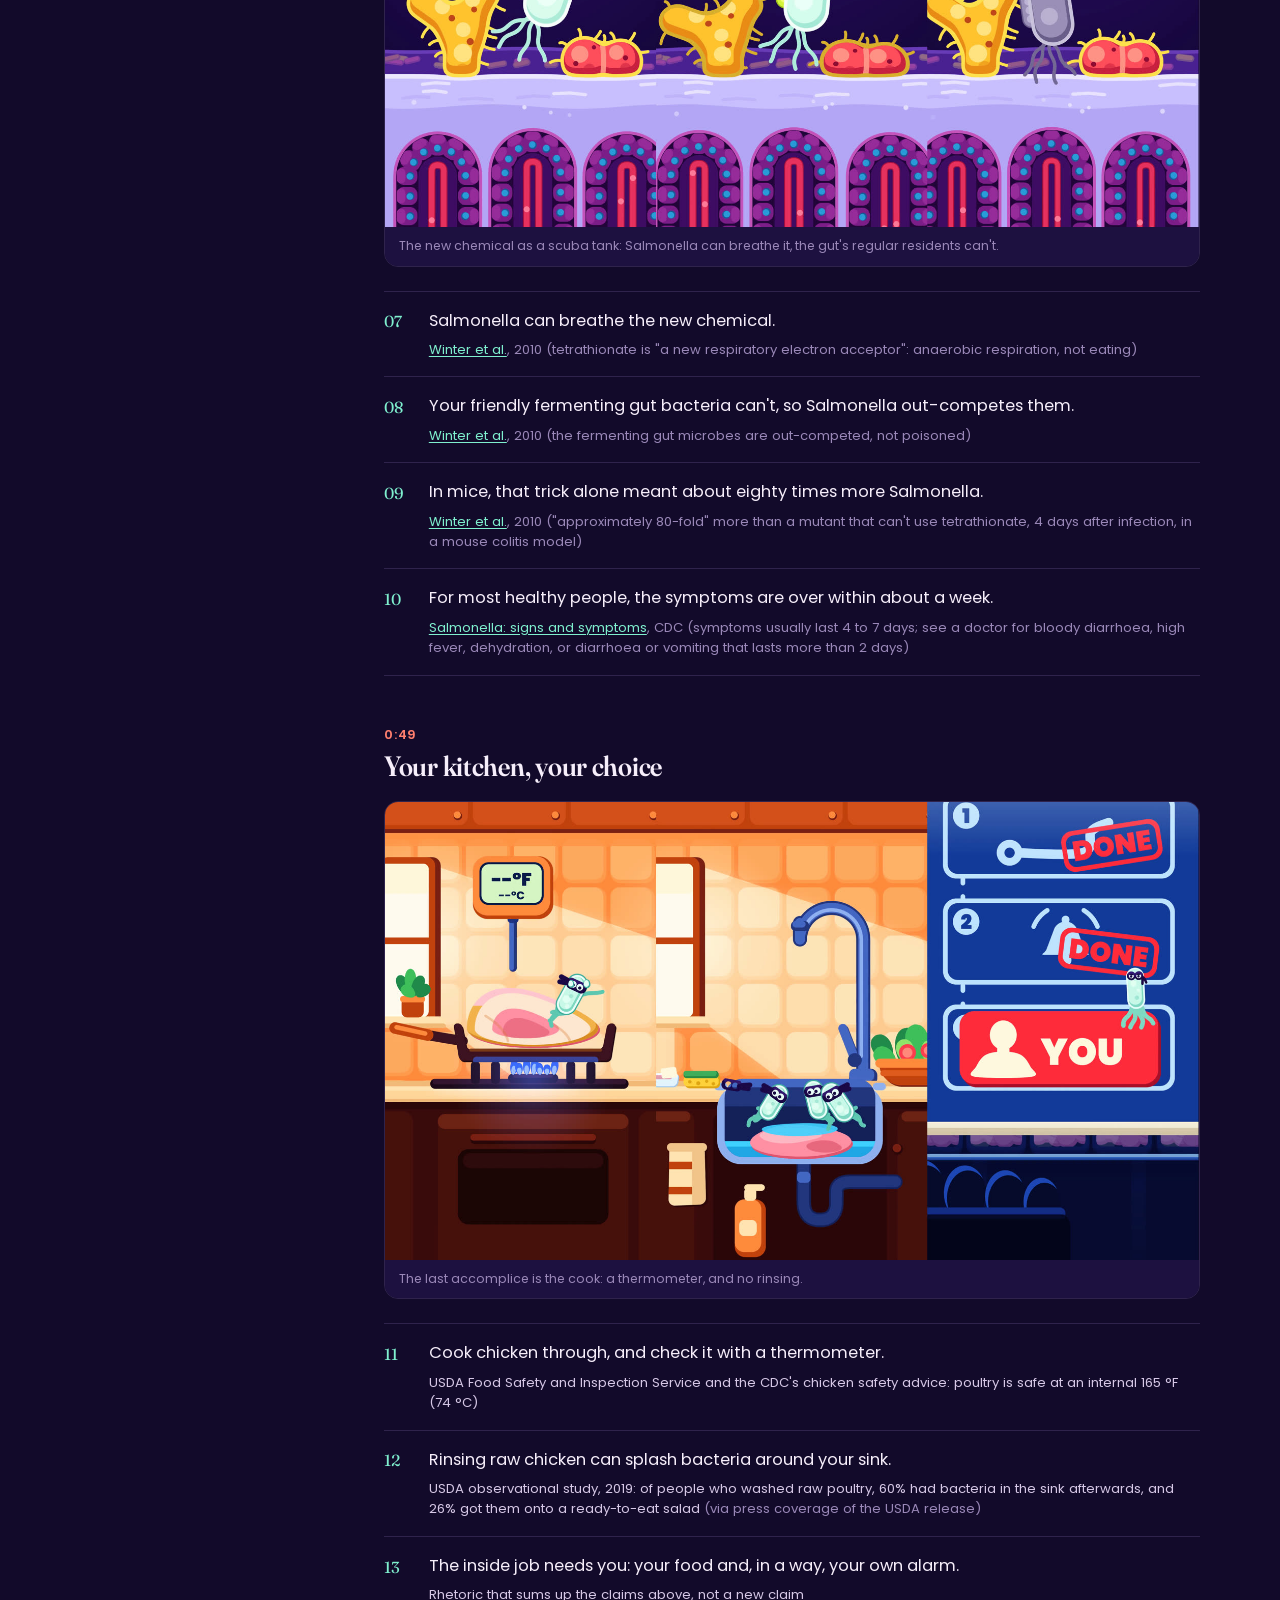
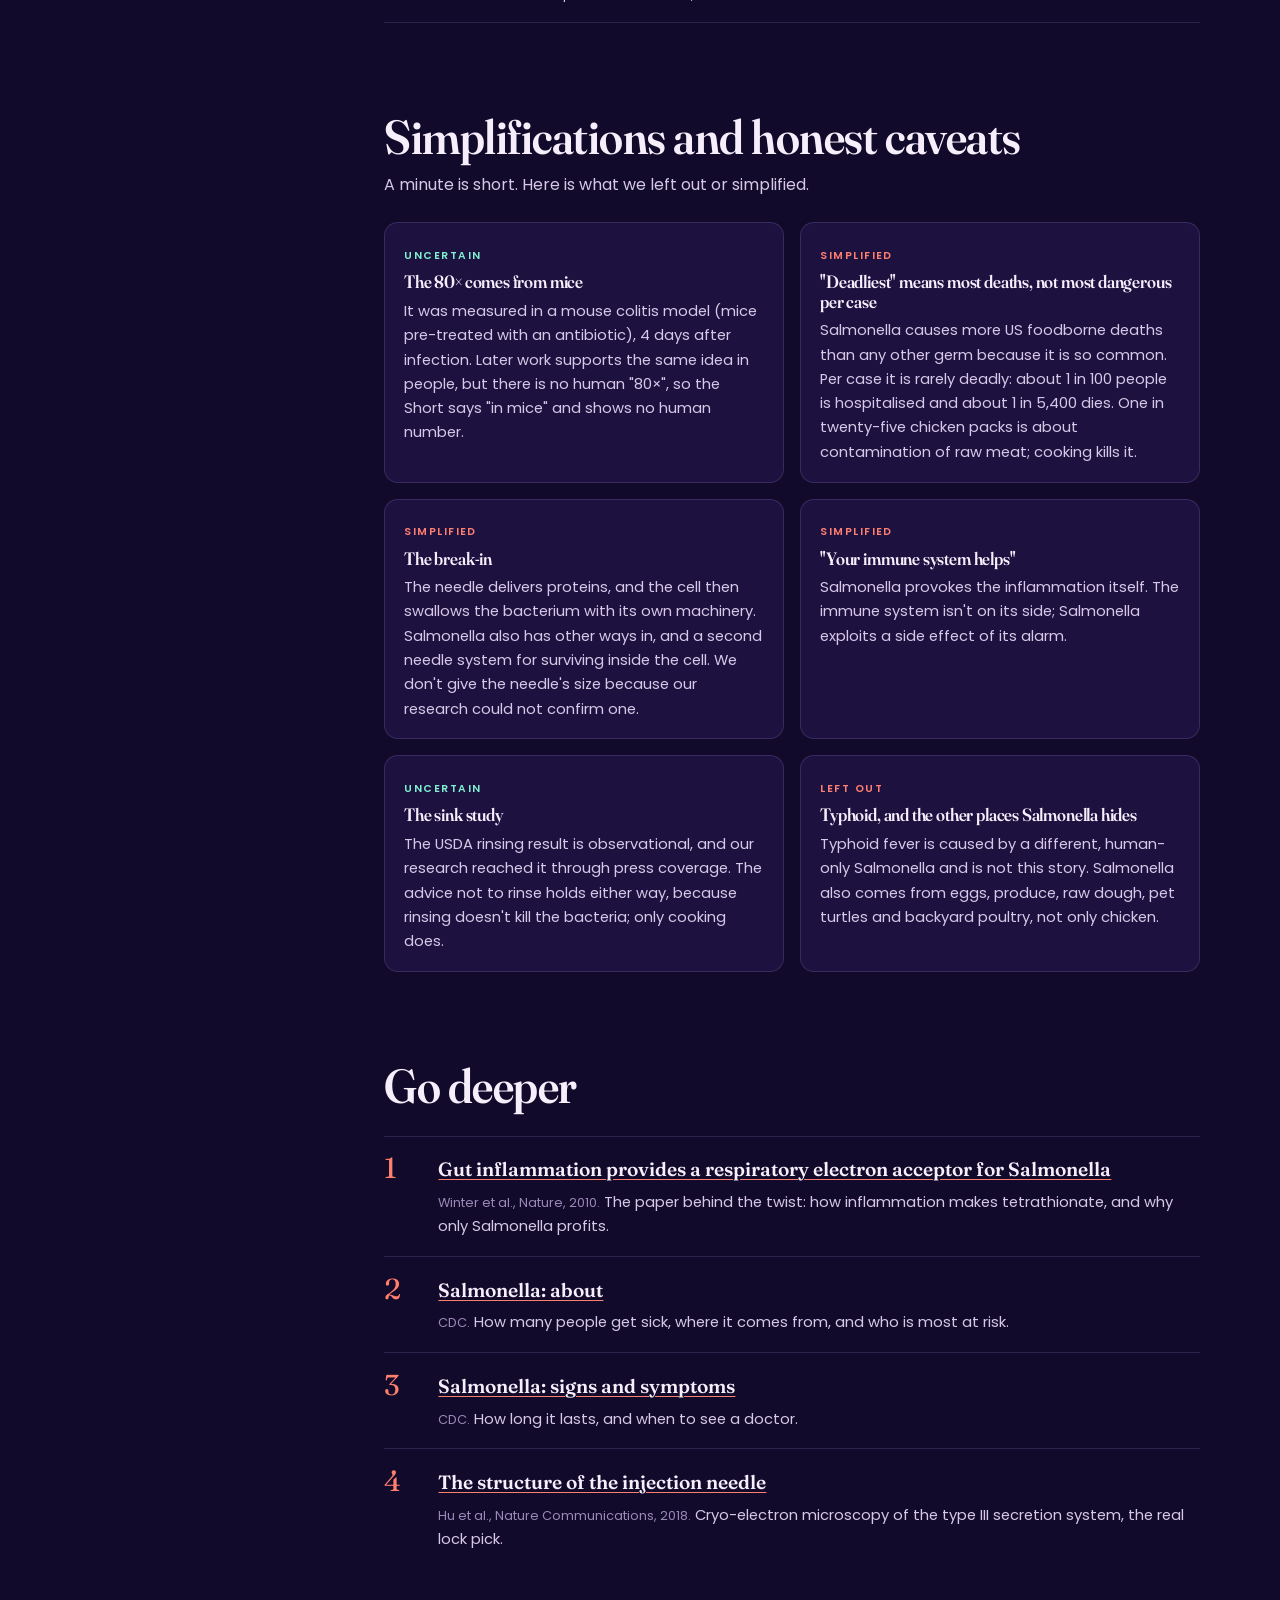
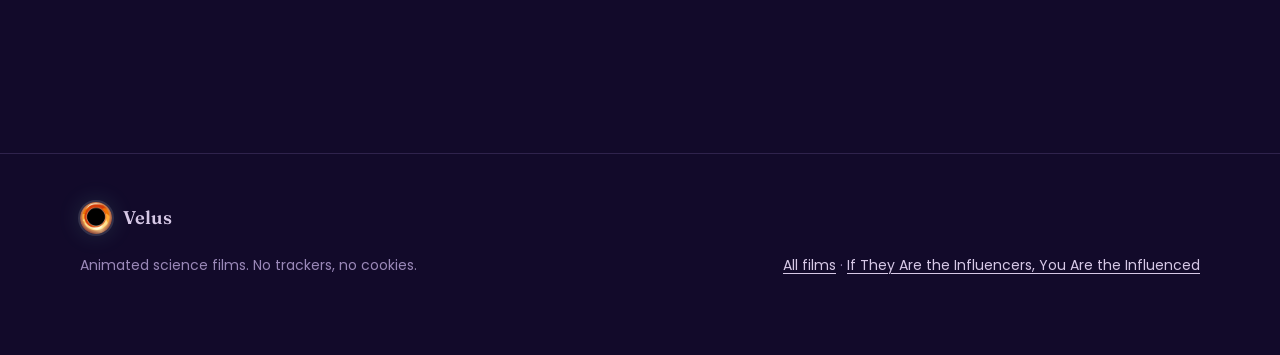
<file: salmonella.html>
<!doctype html>
<html lang="en">
<head>
  <meta charset="utf-8">
  <meta name="viewport" content="width=device-width, initial-scale=1">
  <title>How Bacteria Hijack Your Immune System: sources and notes</title>
  <meta name="description" content="Every claim in the Short How Bacteria Hijack Your Immune System, with its source, plus what we simplified.">
  <meta name="theme-color" content="#120a2a">
  <link rel="icon" href="assets/img/avatar.jpg">
  <link rel="preconnect" href="https://fonts.googleapis.com">
  <link rel="preconnect" href="https://fonts.gstatic.com" crossorigin>
  <link rel="stylesheet" href="https://fonts.googleapis.com/css2?family=Fraunces:ital,opsz,wght@0,9..144,400..700;1,9..144,400..600&family=Poppins:wght@400;500;600&display=swap">
  <link rel="stylesheet" href="assets/css/site.css">
</head>
<body class="theme-sal">
  <a class="skip" href="#main">Skip to content</a>

  <header class="site-header">
    <div class="wrap">
      <a class="logo" href="index.html"><img src="assets/img/avatar.jpg" alt="" width="40" height="40"><span class="brand"></span></a>
      <nav class="nav" aria-label="Main">
        <a href="index.html#films">Films</a>
        <a href="books/index.html">Books</a>
        <a href="black-hole.html" class="hide-s">The Black Hole</a>
      </nav>
    </div>
  </header>

  <main id="main">
    <section class="film-hero" aria-labelledby="title">
      <div class="backdrop"><img src="assets/img/sal-hero-bg.jpg" width="1600" height="900" alt="Three frames from the Short: a masked bacterium on a pack of chicken labelled 1 in 25, a gut cell rising like a pink wave to swallow it, and a crowd of masked bacteria behind the number 80x."></div>
      <div class="wrap">
        <div class="intro">
          <p class="kicker">Sources and notes · Body &amp; microbes · Short</p>
          <h1 id="title">How Bacteria Hijack Your <em>Immune System</em></h1>
          <p class="summary">A one-minute heist story. Salmonella picks the lock of a gut cell, and then your own immune alarm makes a chemical that only Salmonella can breathe. This page lists every claim the Short makes, with its source, and says plainly what comes from mice and what we simplified.</p>
          <ul class="facts">
            <li><strong>1:02</strong> runtime</li>
            <li><strong>13</strong> claims</li>
            <li>The key result is from <strong>mice</strong></li>
          </ul>
        </div>
        <p class="watch-soon">The Short is coming soon to YouTube.</p>
      </div>
    </section>

    <div class="wrap layout">
      <nav class="toc" aria-label="On this page">
        <p class="kicker">On this page</p>
        <ol>
          <li><a href="#chapters">Chapters</a></li>
          <li><a href="#claims">What the Short claims</a></li>
          <li><a href="#caveats">Simplifications and caveats</a></li>
          <li><a href="#deeper">Go deeper</a></li>
        </ol>
      </nav>

      <div>
        <section class="block" id="chapters" aria-labelledby="chapters-h">
          <h2 id="chapters-h">Chapters</h2>
          <ol class="chapters">
            <li><time data-t="0" datetime="PT0S">0:00</time><span><span class="ch-title">The burglar in your fridge</span><span class="ch-sub">One in twenty-five packs of chicken</span></span></li>
            <li><time data-t="11" datetime="PT11S">0:11</time><span><span class="ch-title">The lock pick and the stormy sea</span><span class="ch-sub">A hollow needle, and a cell that swallows</span></span></li>
            <li><time data-t="24" datetime="PT24S">0:24</time><span><span class="ch-title">Someone on the inside</span><span class="ch-sub">Your immune alarm makes a new chemical</span></span></li>
            <li><time data-t="36" datetime="PT36S">0:36</time><span><span class="ch-title">The burglar's air</span><span class="ch-sub">Breathing what your gut bacteria can't</span></span></li>
            <li><time data-t="49" datetime="PT49S">0:49</time><span><span class="ch-title">Your kitchen, your choice</span><span class="ch-sub">Thermometer in, tap off</span></span></li>
          </ol>
        </section>

        <section class="block" id="claims" aria-labelledby="claims-h">
          <h2 id="claims-h">What the Short claims, and where it comes from</h2>
          <p class="note">In film order, one line each. "Burglar", "lock pick" and "inside job" are metaphors; the claims under them are not. Sources named without a link are ones our research notes cite without a page address; search them by title.</p>

          <article class="chapter-claims" aria-labelledby="c0">
            <header><span class="ts">0:00</span><h3 id="c0">The burglar in your fridge</h3></header>
            <figure class="frame"><img src="assets/img/sal-burglar.jpg" width="1600" height="900" loading="lazy" alt="A masked bacterium peeks out of a pack of chicken labelled 1 in 25; a fridge shelf full of chicken packs; a case board listing a lock pick, an alarm and a question mark."><figcaption>The burglar, the shelf, and the case board: lock pick, alarm, and someone on the inside.</figcaption></figure>
            <ol class="claims" style="--start:0">
              <li><p class="c">More than one in twenty-five packs of chicken at the grocery store carries Salmonella.</p>
                <p class="src"><a href="https://www.cdc.gov/salmonella/about/index.html">Salmonella: about</a>, CDC, 2024 ("more than 1 in every 25 packages"; a contamination rate on raw meat, not a rate of illness)</p></li>
              <li><p class="c">Salmonella is America's deadliest food germ.</p>
                <p class="src"><a href="https://www.cdc.gov/foodborneburden/2011-foodborne-estimates.html">Estimates of foodborne illness in the United States</a>, CDC (the leading cause of US foodborne deaths, about 238 a year, among about 1.28 million illnesses)</p></li>
            </ol>
          </article>

          <article class="chapter-claims" aria-labelledby="c1">
            <header><span class="ts">0:11</span><h3 id="c1">The lock pick and the stormy sea</h3></header>
            <figure class="frame"><img src="assets/img/sal-breakin.jpg" width="1600" height="900" loading="lazy" alt="On a purple gut cell labelled type III secretion system, the masked bacterium pushes in a needle; the cell surface rises in pink ruffles and curls over it like a wave."><figcaption>The needle goes in, and the cell's own surface heaves up and swallows the burglar.</figcaption></figure>
            <ol class="claims" style="--start:2">
              <li><p class="c">Salmonella carries a hollow needle that it pushes into a gut cell (the type III secretion system).</p>
                <p class="src"><a href="https://www.ncbi.nlm.nih.gov/pmc/articles/PMC6155069/">Cryo-EM structure of the needle complex</a>, Hu et al., Nature Communications, 2018 ("a continuous channel")<span class="sep">·</span><a href="https://pmc.ncbi.nlm.nih.gov/articles/PMC6689963">Lou et al.</a>, Frontiers in Cellular and Infection Microbiology, 2019</p></li>
              <li><p class="c">Proteins pumped through the needle make the cell's surface ruffle up and swallow the bacterium whole.</p>
                <p class="src"><a href="https://jmi.fudan.edu.cn/EN/Y2009/V4/I2/112">Wang &amp; Zhou</a>, Journal of Microbes and Infection, 2009 (SopE, SopB, SipA and SipC rearrange the cell's actin into "membrane ruffles that engulf the bacterium")</p></li>
            </ol>
          </article>

          <article class="chapter-claims" aria-labelledby="c2">
            <header><span class="ts">0:24</span><h3 id="c2">Someone on the inside</h3></header>
            <figure class="frame"><img src="assets/img/sal-inside.jpg" width="1600" height="900" loading="lazy" alt="Masked bacteria inside gut cells above immune cells; yellow beads labelled thiosulfate drift above a red, inflamed gut wall lit by sparks."><figcaption>The alarm: the gut wall flushes red, and sparks hit the yellow sulphur beads.</figcaption></figure>
            <ol class="claims" style="--start:4">
              <li><p class="c">Your immune system's alarm, inflammation, ends up helping the burglar, an inflammation Salmonella itself provokes.</p>
                <p class="src"><a href="https://pmc.ncbi.nlm.nih.gov/articles/PMC2946174">Gut inflammation provides a respiratory electron acceptor for Salmonella</a>, Winter et al., Nature, 2010</p></li>
              <li><p class="c">The inflammation turns a sulphur compound already in your gut (thiosulfate) into a brand-new chemical (tetrathionate).</p>
                <p class="src"><a href="https://pmc.ncbi.nlm.nih.gov/articles/PMC2946174">Winter et al.</a>, 2010 (reactive oxygen made during inflammation reacts with thiosulfate in the gut)</p></li>
            </ol>
          </article>

          <article class="chapter-claims" aria-labelledby="c3">
            <header><span class="ts">0:36</span><h3 id="c3">The burglar's air</h3></header>
            <figure class="frame"><img src="assets/img/sal-air.jpg" width="1600" height="900" loading="lazy" alt="On the gut lining, the masked bacterium wears glowing yellow beads like an air tank while round gut bacteria look on; a label reads in mice, day 4, Nature 2010; then the burglar fades to grey."><figcaption>The new chemical as a scuba tank: Salmonella can breathe it, the gut's regular residents can't.</figcaption></figure>
            <ol class="claims" style="--start:6">
              <li><p class="c">Salmonella can breathe the new chemical.</p>
                <p class="src"><a href="https://pmc.ncbi.nlm.nih.gov/articles/PMC2946174">Winter et al.</a>, 2010 (tetrathionate is "a new respiratory electron acceptor": anaerobic respiration, not eating)</p></li>
              <li><p class="c">Your friendly fermenting gut bacteria can't, so Salmonella out-competes them.</p>
                <p class="src"><a href="https://pmc.ncbi.nlm.nih.gov/articles/PMC2946174">Winter et al.</a>, 2010 (the fermenting gut microbes are out-competed, not poisoned)</p></li>
              <li><p class="c">In mice, that trick alone meant about eighty times more Salmonella.</p>
                <p class="src"><a href="https://pmc.ncbi.nlm.nih.gov/articles/PMC2946174">Winter et al.</a>, 2010 ("approximately 80-fold" more than a mutant that can't use tetrathionate, 4 days after infection, in a mouse colitis model)</p></li>
              <li><p class="c">For most healthy people, the symptoms are over within about a week.</p>
                <p class="src"><a href="https://www.cdc.gov/salmonella/signs-symptoms/index.html">Salmonella: signs and symptoms</a>, CDC (symptoms usually last 4 to 7 days; see a doctor for bloody diarrhoea, high fever, dehydration, or diarrhoea or vomiting that lasts more than 2 days)</p></li>
            </ol>
          </article>

          <article class="chapter-claims" aria-labelledby="c4">
            <header><span class="ts">0:49</span><h3 id="c4">Your kitchen, your choice</h3></header>
            <figure class="frame"><img src="assets/img/sal-kitchen.jpg" width="1600" height="900" loading="lazy" alt="An orange kitchen: a thermometer over chicken in a pan, masked bacteria splashing in a sink under the tap, and the case board with lock pick and alarm stamped done and a red card reading you."><figcaption>The last accomplice is the cook: a thermometer, and no rinsing.</figcaption></figure>
            <ol class="claims" style="--start:10">
              <li><p class="c">Cook chicken through, and check it with a thermometer.</p>
                <p class="src"><span class="nolink">USDA Food Safety and Inspection Service and the CDC's chicken safety advice: poultry is safe at an internal 165 °F (74 °C)</span></p></li>
              <li><p class="c">Rinsing raw chicken can splash bacteria around your sink.</p>
                <p class="src"><span class="nolink">USDA observational study, 2019: of people who washed raw poultry, 60% had bacteria in the sink afterwards, and 26% got them onto a ready-to-eat salad</span> (via press coverage of the USDA release)</p></li>
              <li><p class="c">The inside job needs you: your food and, in a way, your own alarm.</p>
                <p class="src"><span class="nolink">Rhetoric that sums up the claims above, not a new claim</span></p></li>
            </ol>
          </article>
        </section>

        <section class="block" id="caveats" aria-labelledby="caveats-h">
          <h2 id="caveats-h">Simplifications and honest caveats</h2>
          <p class="note">A minute is short. Here is what we left out or simplified.</p>
          <ul class="caveats">
            <li><span class="k k--unc">Uncertain</span><h3>The 80× comes from mice</h3><p>It was measured in a mouse colitis model (mice pre-treated with an antibiotic), 4 days after infection. Later work supports the same idea in people, but there is no human "80×", so the Short says "in mice" and shows no human number.</p></li>
            <li><span class="k">Simplified</span><h3>"Deadliest" means most deaths, not most dangerous per case</h3><p>Salmonella causes more US foodborne deaths than any other germ because it is so common. Per case it is rarely deadly: about 1 in 100 people is hospitalised and about 1 in 5,400 dies. One in twenty-five chicken packs is about contamination of raw meat; cooking kills it.</p></li>
            <li><span class="k">Simplified</span><h3>The break-in</h3><p>The needle delivers proteins, and the cell then swallows the bacterium with its own machinery. Salmonella also has other ways in, and a second needle system for surviving inside the cell. We don't give the needle's size because our research could not confirm one.</p></li>
            <li><span class="k">Simplified</span><h3>"Your immune system helps"</h3><p>Salmonella provokes the inflammation itself. The immune system isn't on its side; Salmonella exploits a side effect of its alarm.</p></li>
            <li><span class="k k--unc">Uncertain</span><h3>The sink study</h3><p>The USDA rinsing result is observational, and our research reached it through press coverage. The advice not to rinse holds either way, because rinsing doesn't kill the bacteria; only cooking does.</p></li>
            <li><span class="k">Left out</span><h3>Typhoid, and the other places Salmonella hides</h3><p>Typhoid fever is caused by a different, human-only Salmonella and is not this story. Salmonella also comes from eggs, produce, raw dough, pet turtles and backyard poultry, not only chicken.</p></li>
          </ul>
        </section>

        <section class="block" id="deeper" aria-labelledby="deeper-h">
          <h2 id="deeper-h">Go deeper</h2>
          <ol class="reads">
            <li><a href="https://pmc.ncbi.nlm.nih.gov/articles/PMC2946174">Gut inflammation provides a respiratory electron acceptor for Salmonella</a><p><span class="pub">Winter et al., Nature, 2010.</span> The paper behind the twist: how inflammation makes tetrathionate, and why only Salmonella profits.</p></li>
            <li><a href="https://www.cdc.gov/salmonella/about/index.html">Salmonella: about</a><p><span class="pub">CDC.</span> How many people get sick, where it comes from, and who is most at risk.</p></li>
            <li><a href="https://www.cdc.gov/salmonella/signs-symptoms/index.html">Salmonella: signs and symptoms</a><p><span class="pub">CDC.</span> How long it lasts, and when to see a doctor.</p></li>
            <li><a href="https://www.ncbi.nlm.nih.gov/pmc/articles/PMC6155069/">The structure of the injection needle</a><p><span class="pub">Hu et al., Nature Communications, 2018.</span> Cryo-electron microscopy of the type III secretion system, the real lock pick.</p></li>
          </ol>
        </section>
      </div>
    </div>
  </main>

  <footer class="site-footer">
    <div class="wrap">
      <div>
        <a class="logo" href="index.html"><img src="assets/img/avatar.jpg" alt="" width="32" height="32"><span class="brand"></span></a>
        <p style="margin-top:0.8rem">Animated science films. No trackers, no cookies.</p>
      </div>
      <p><a href="index.html">All films</a> · <a href="influenced.html">If They Are the Influencers, You Are the Influenced</a></p>
    </div>
  </footer>
  <script src="assets/js/site.js"></script>
</body>
</html>
</file>
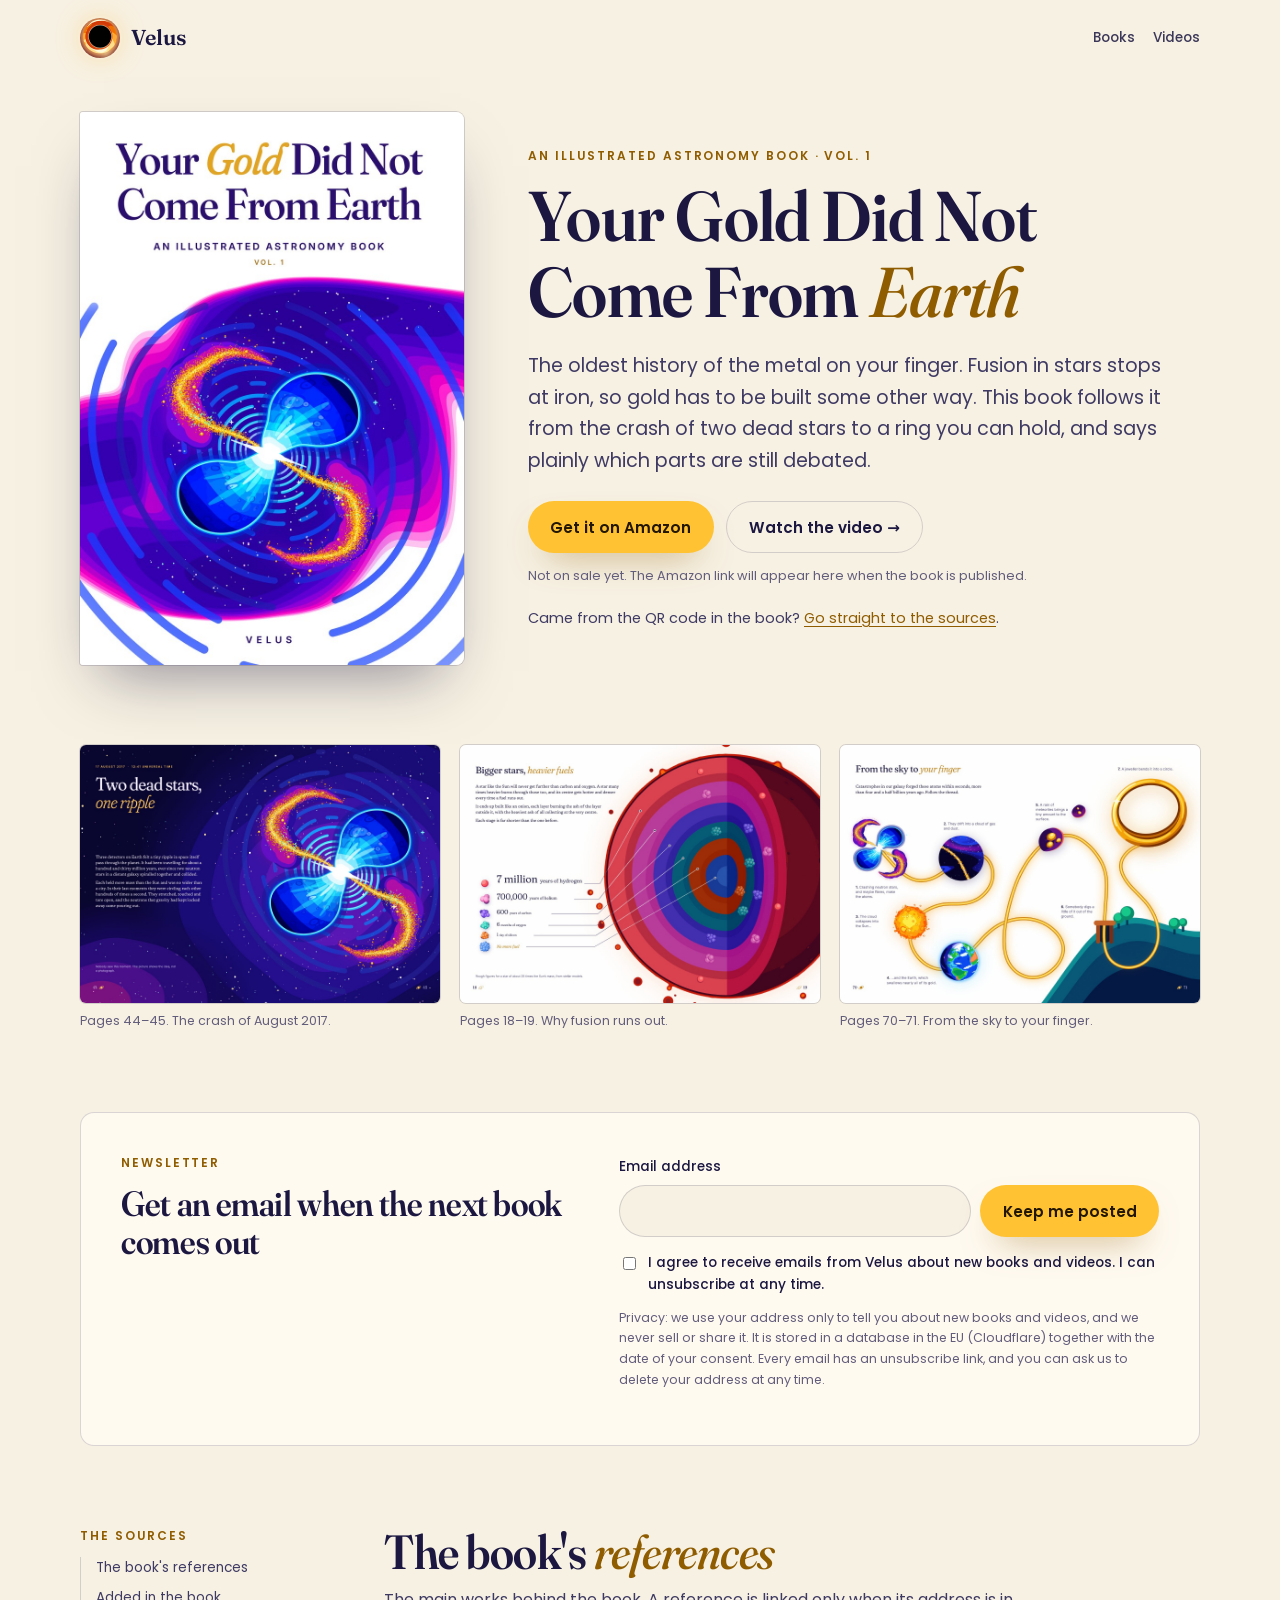
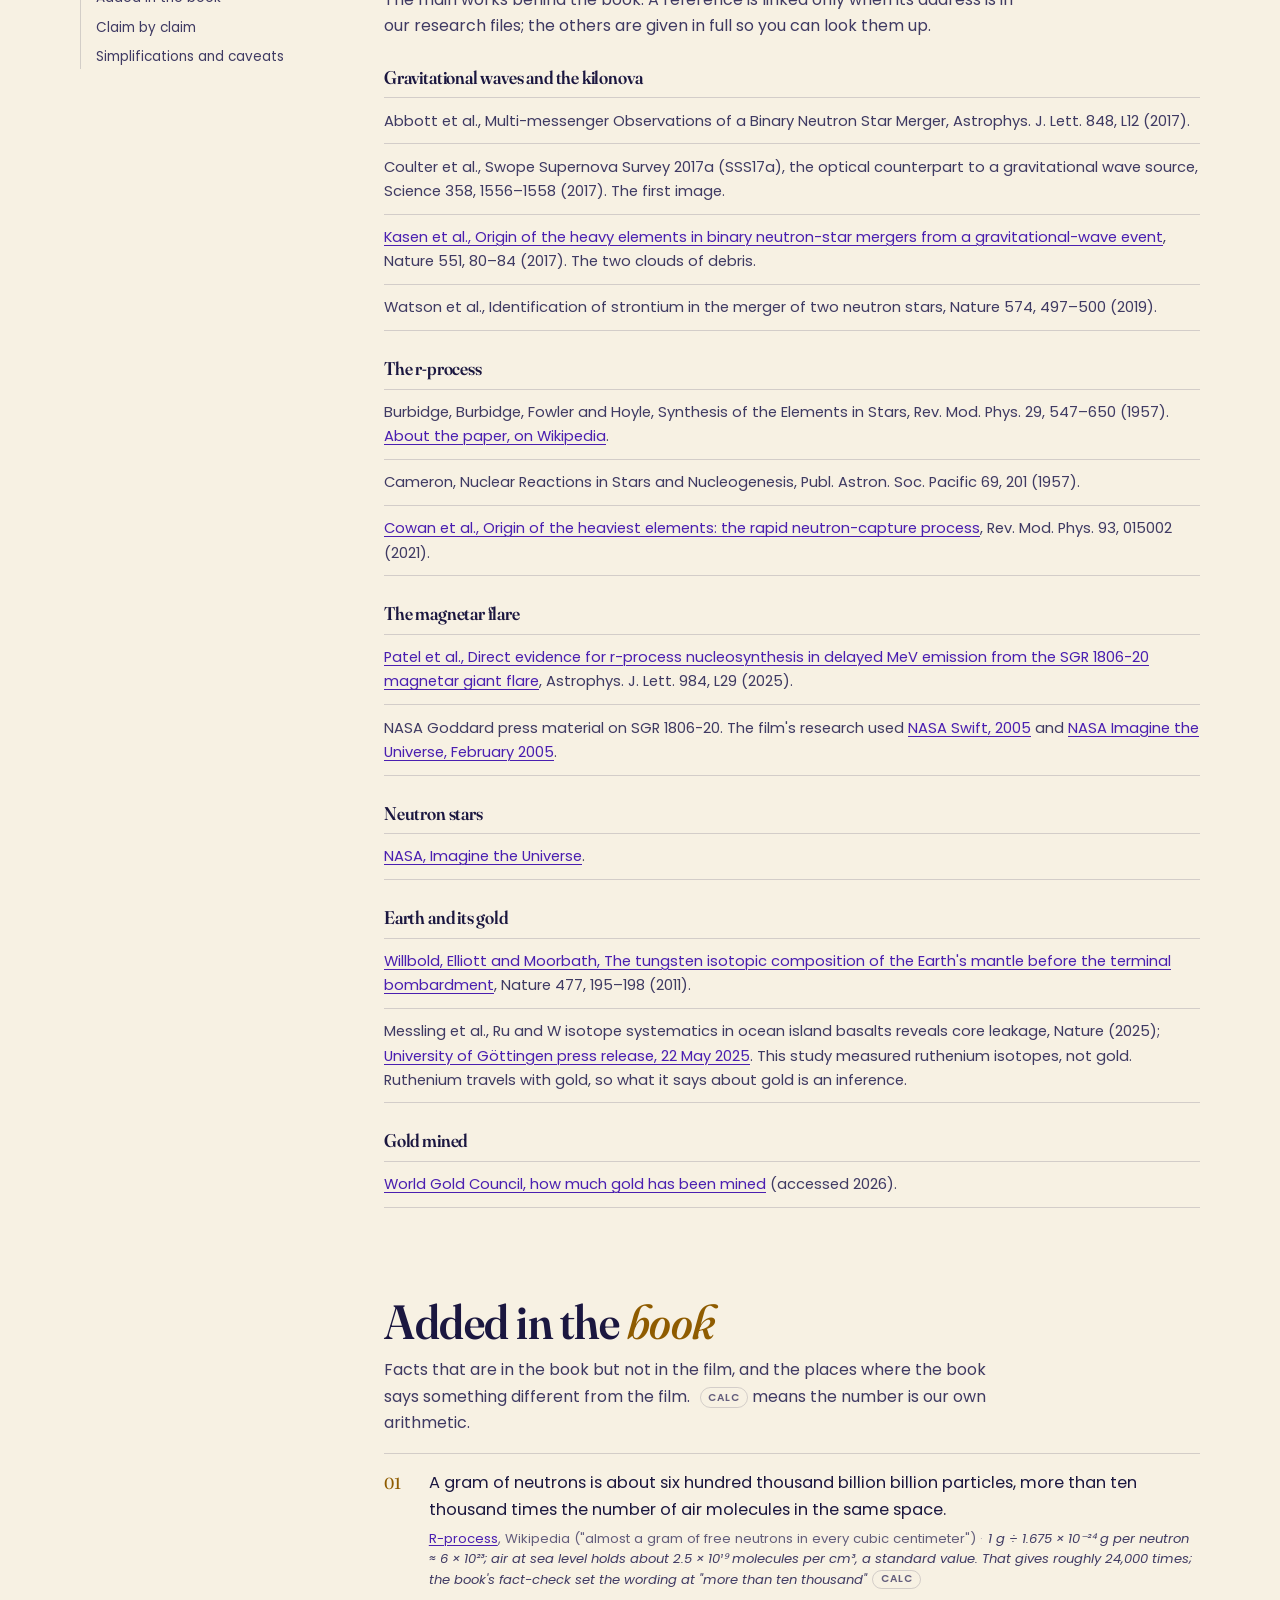
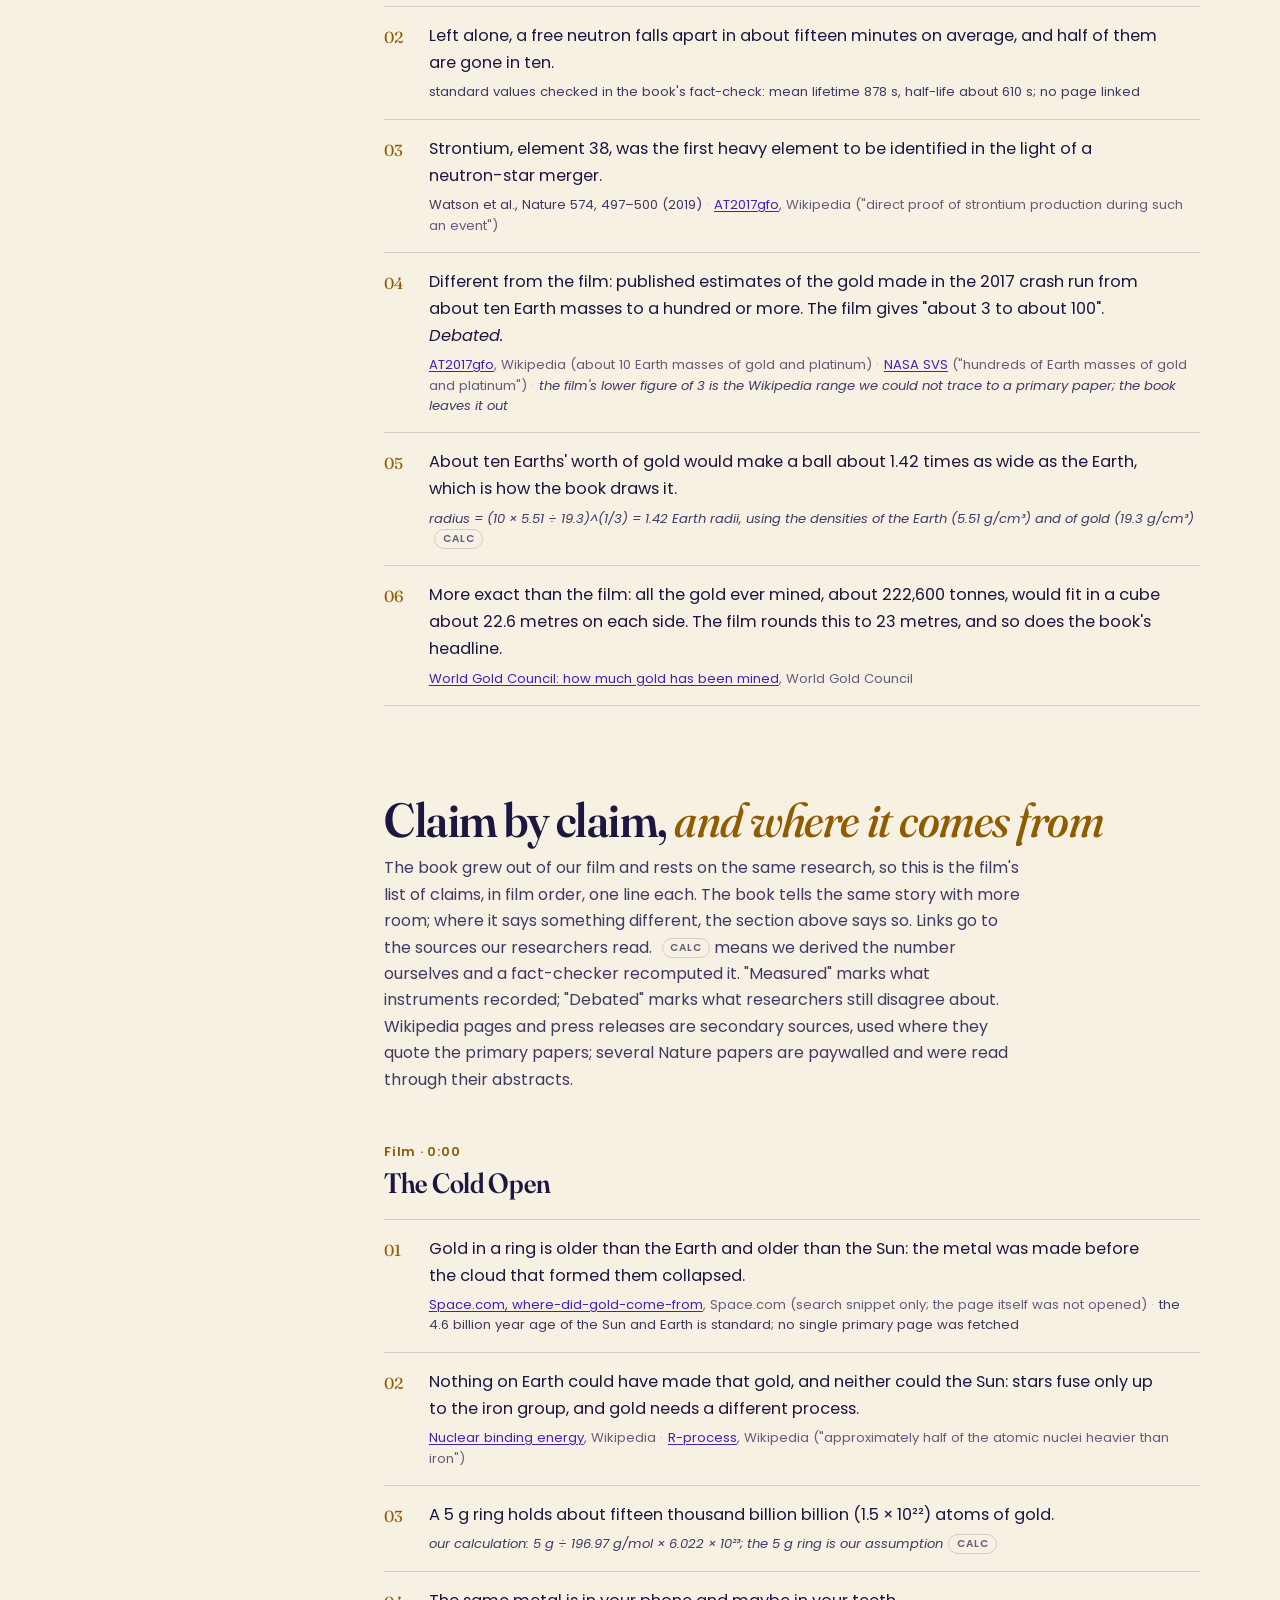
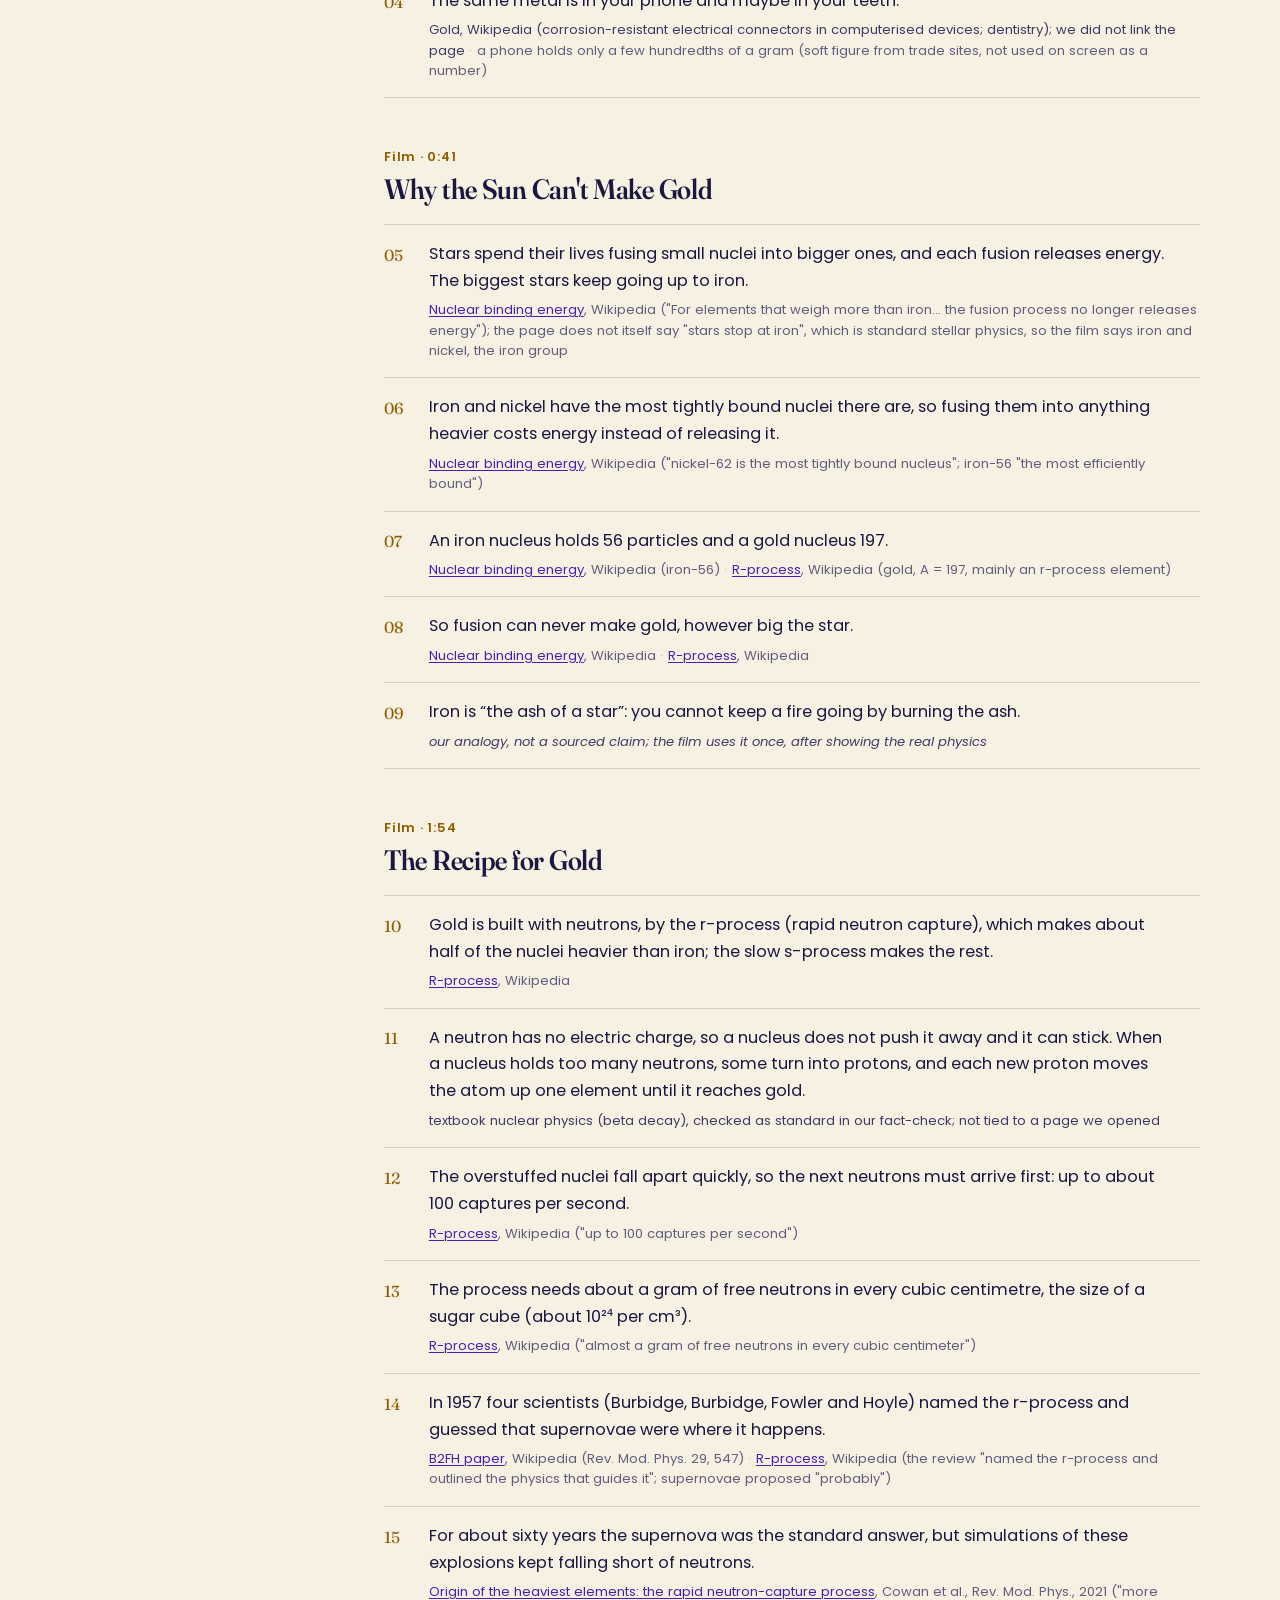
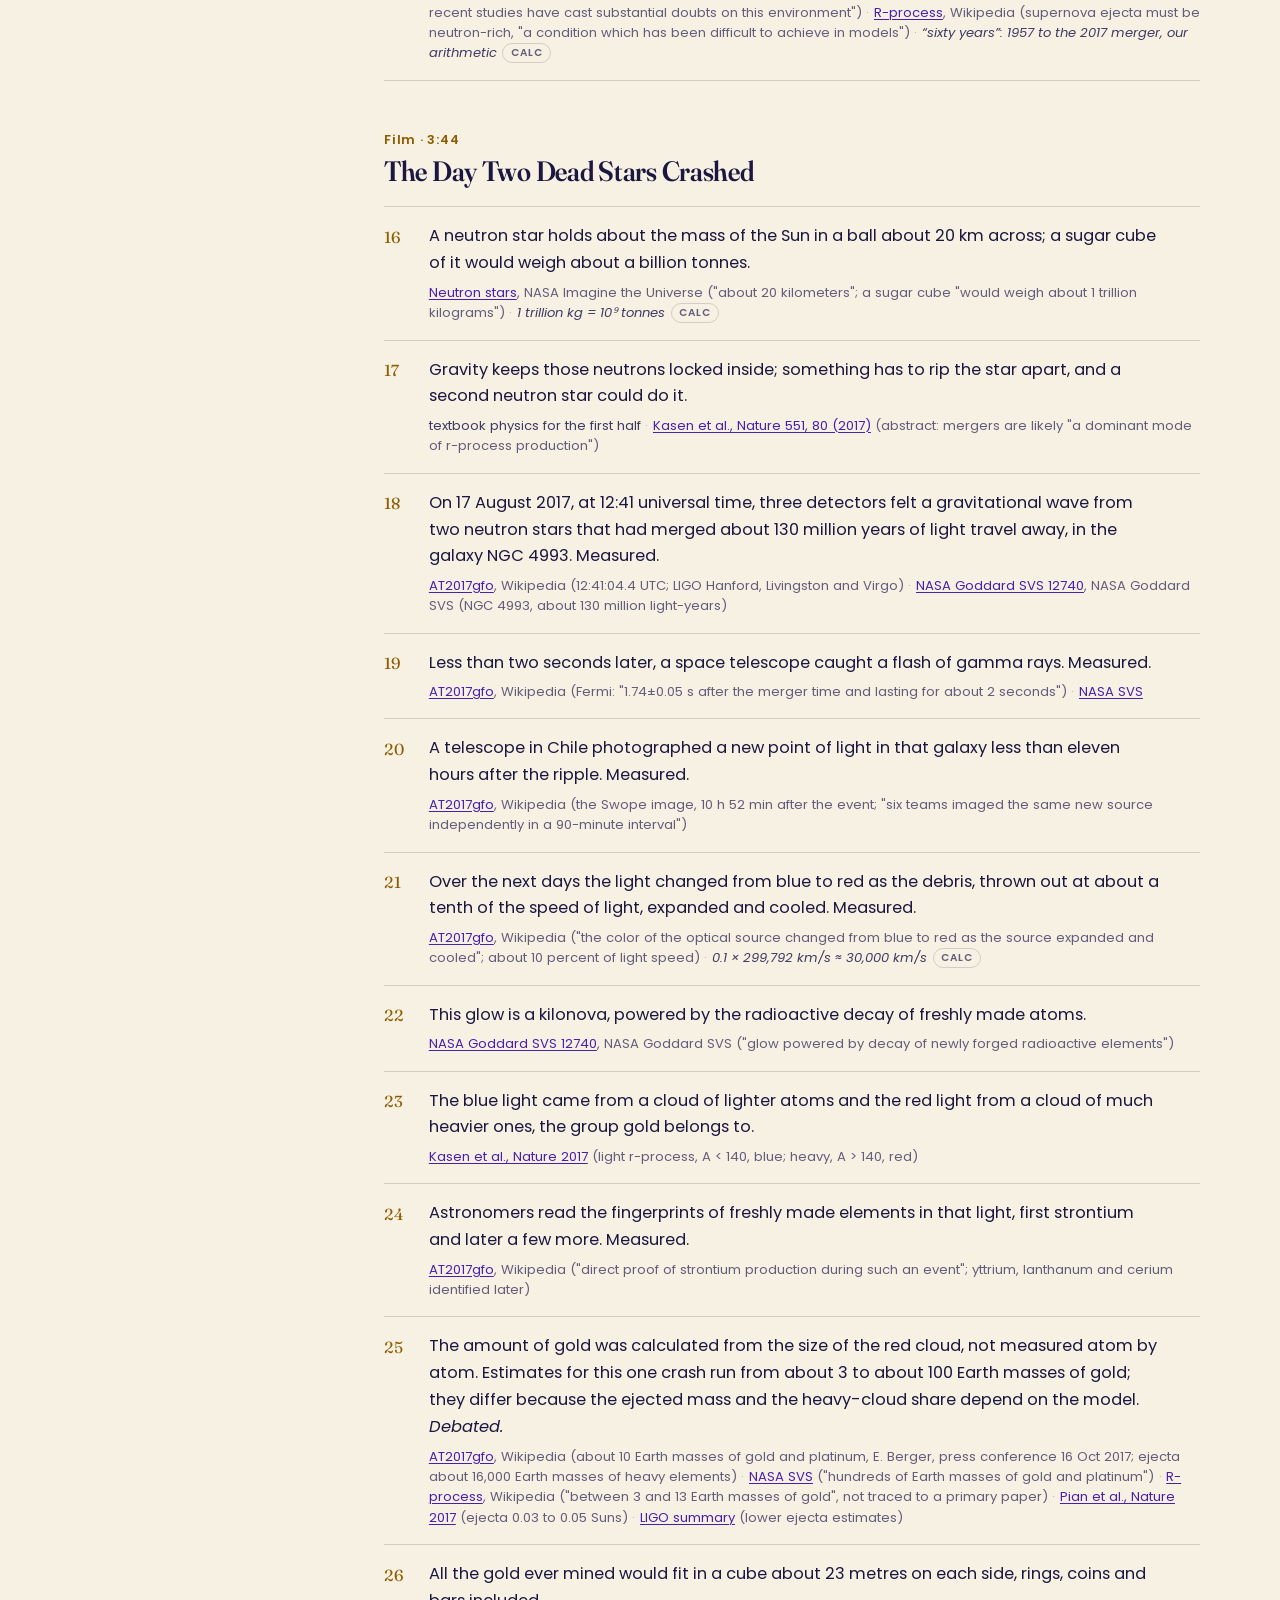
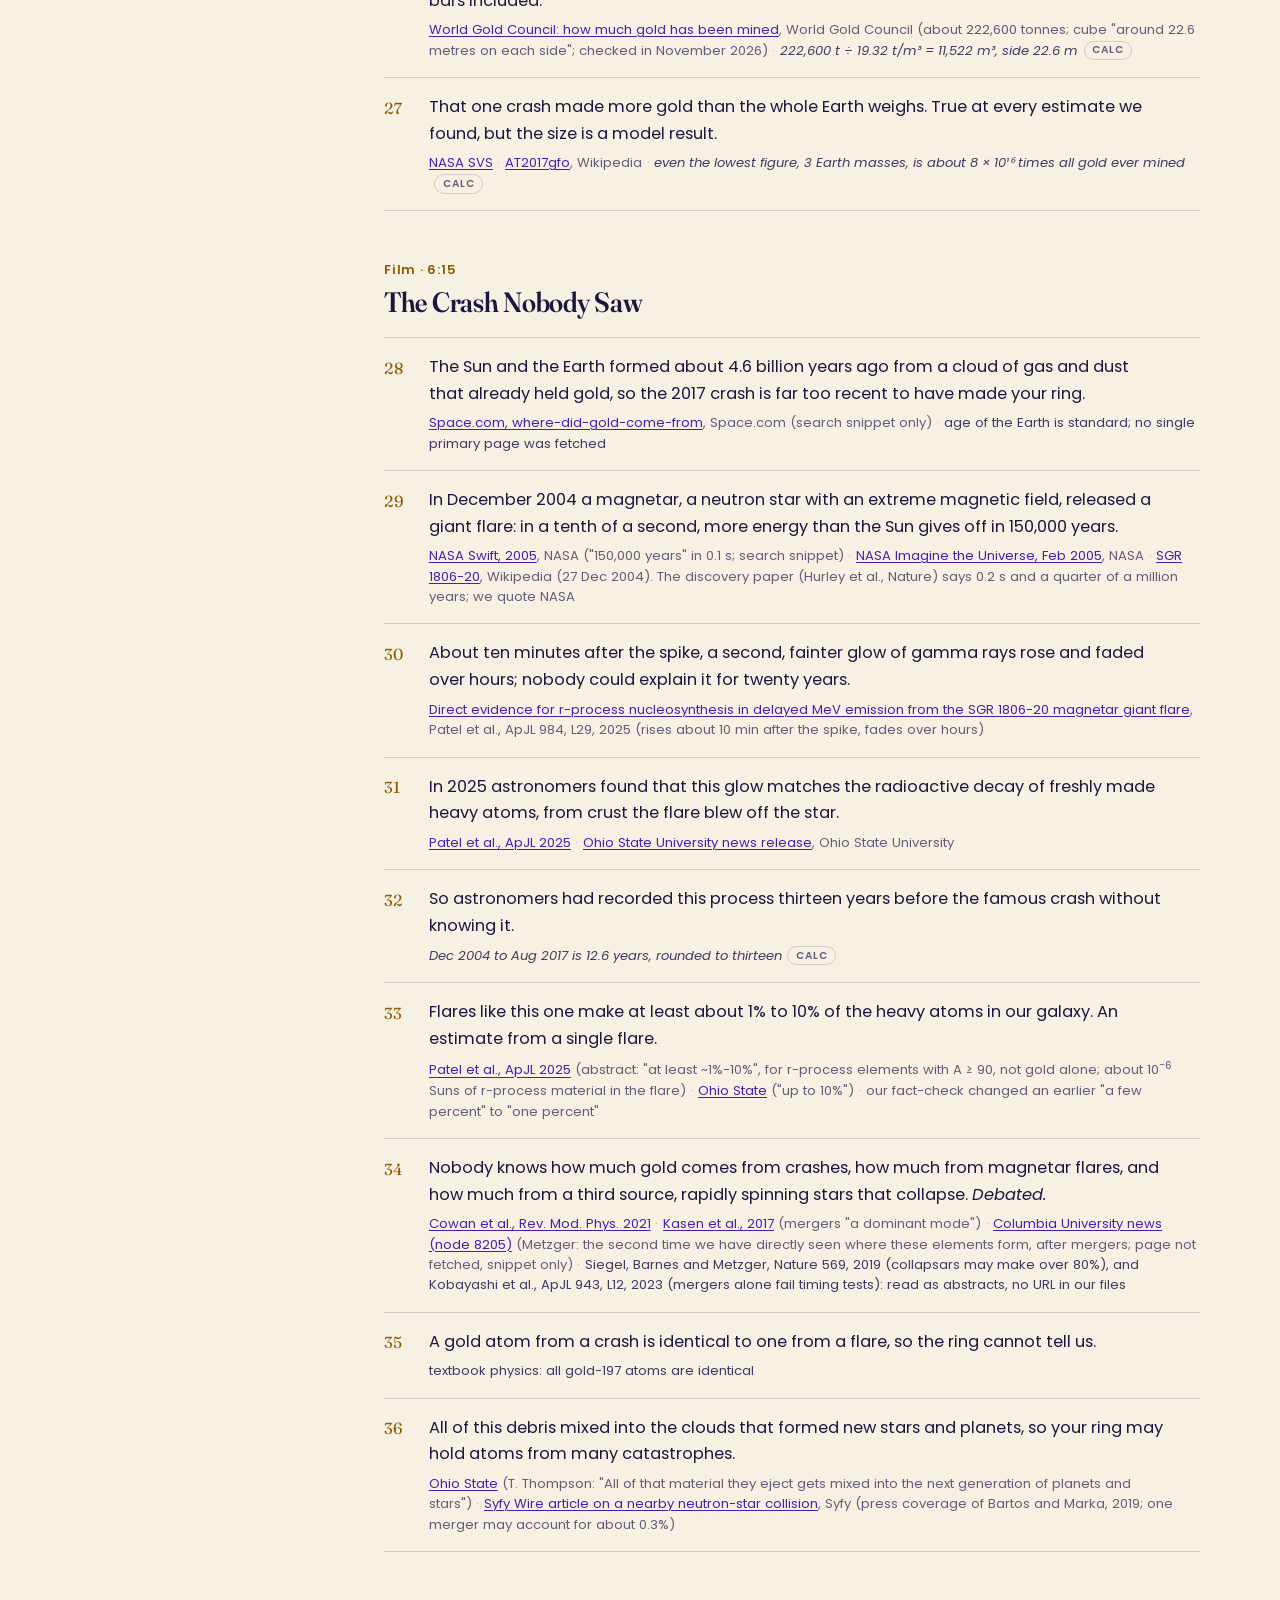
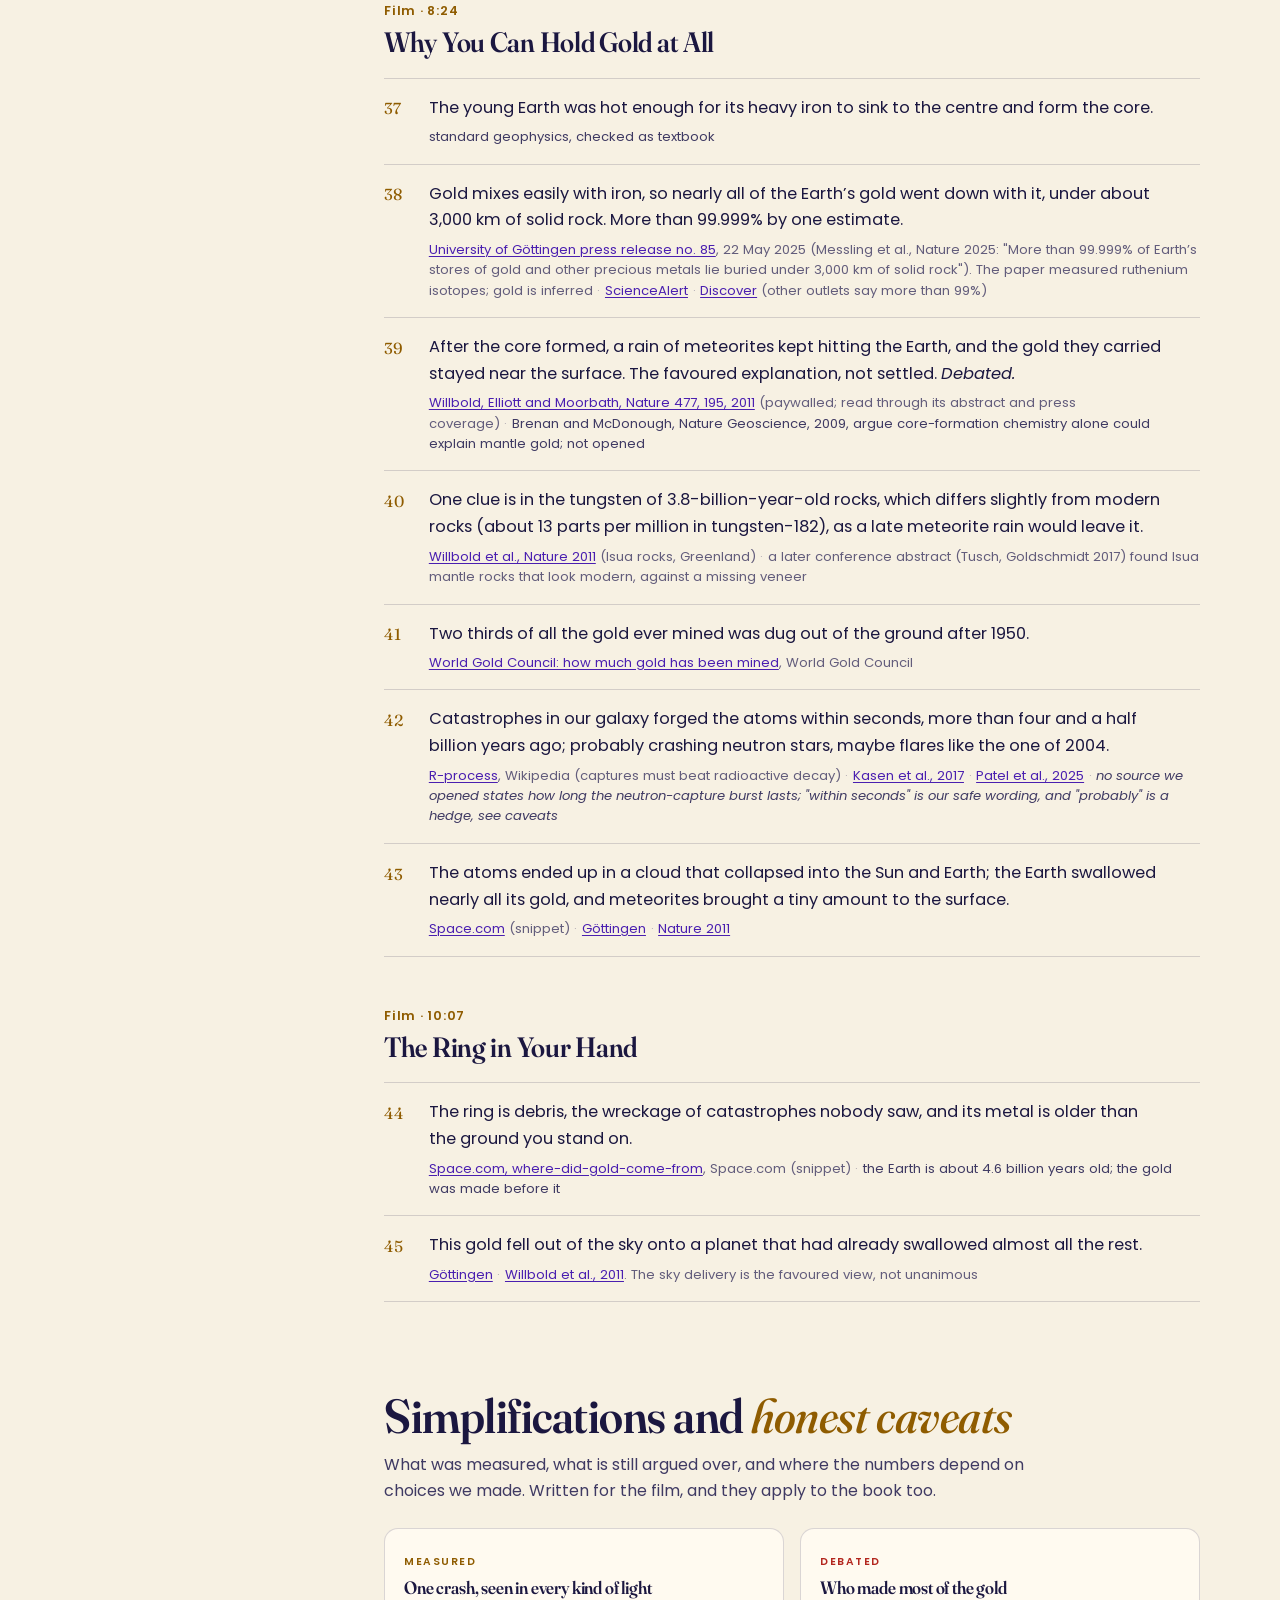
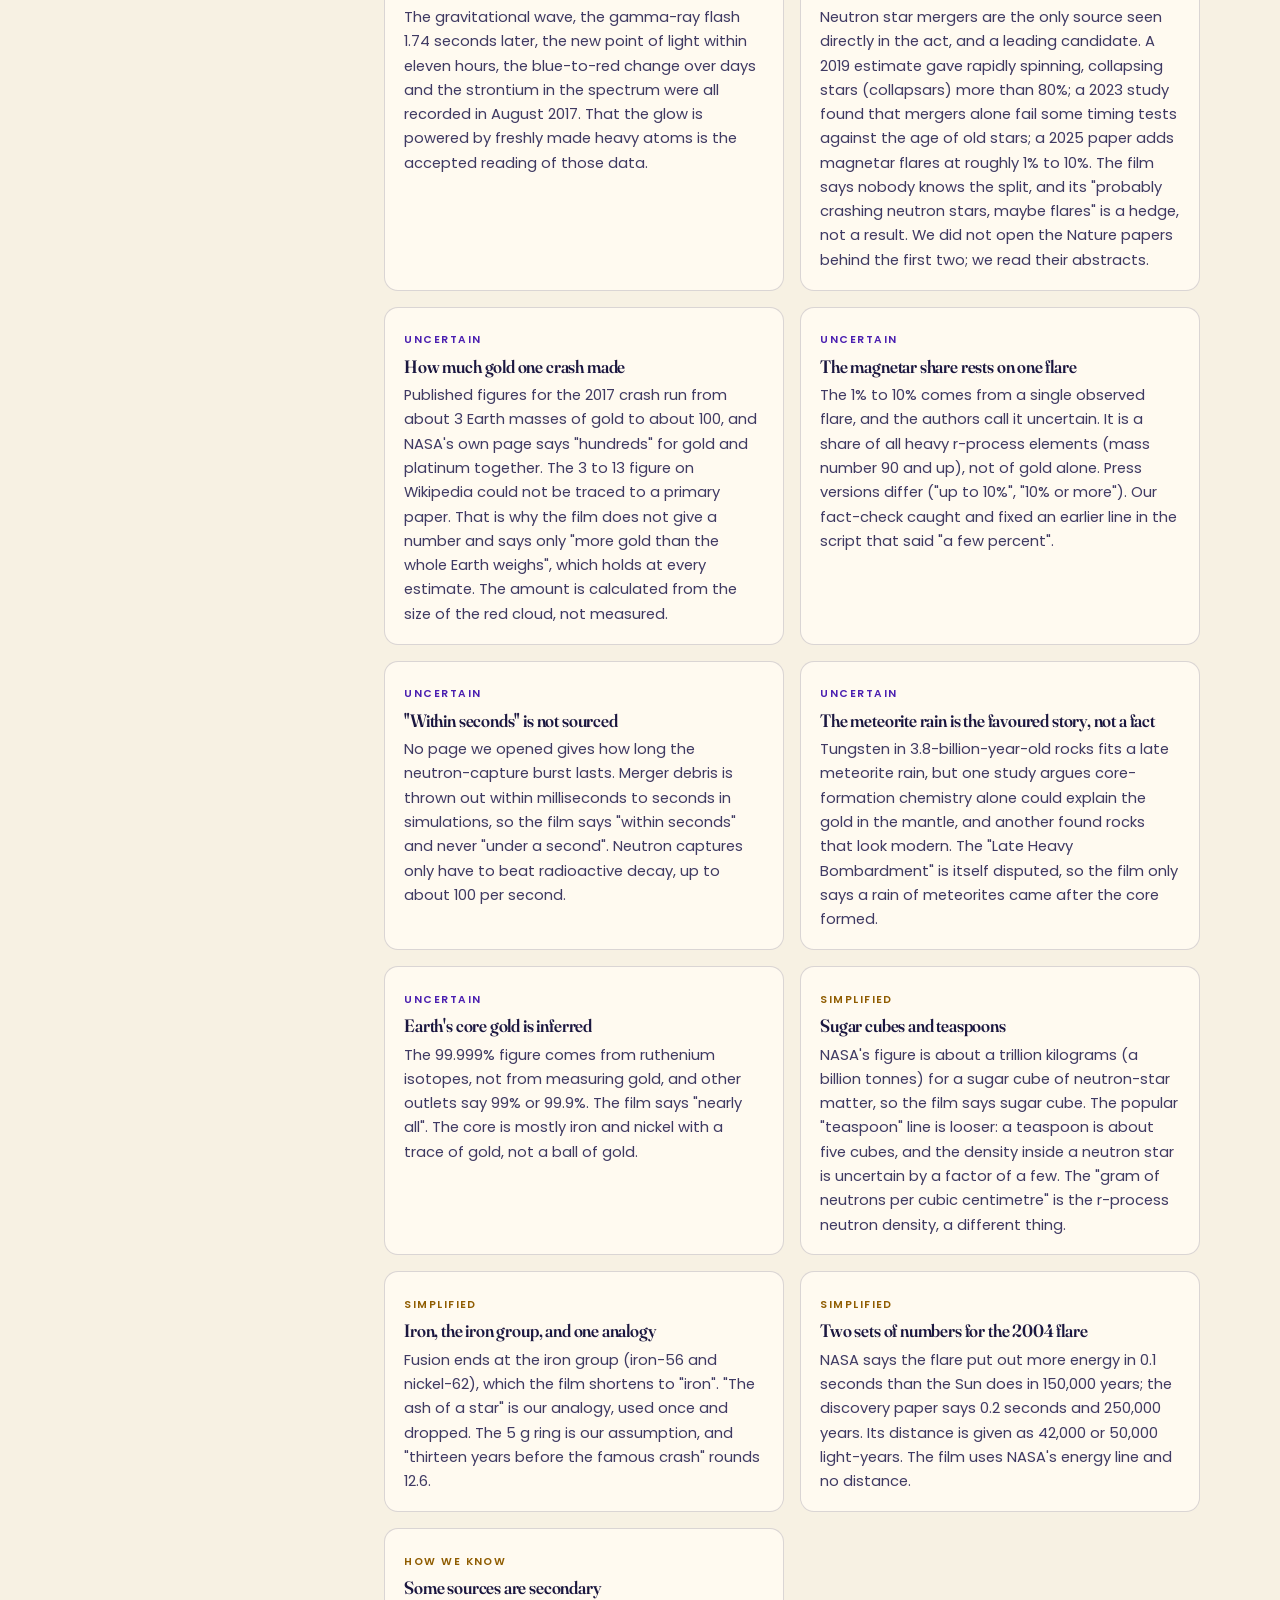
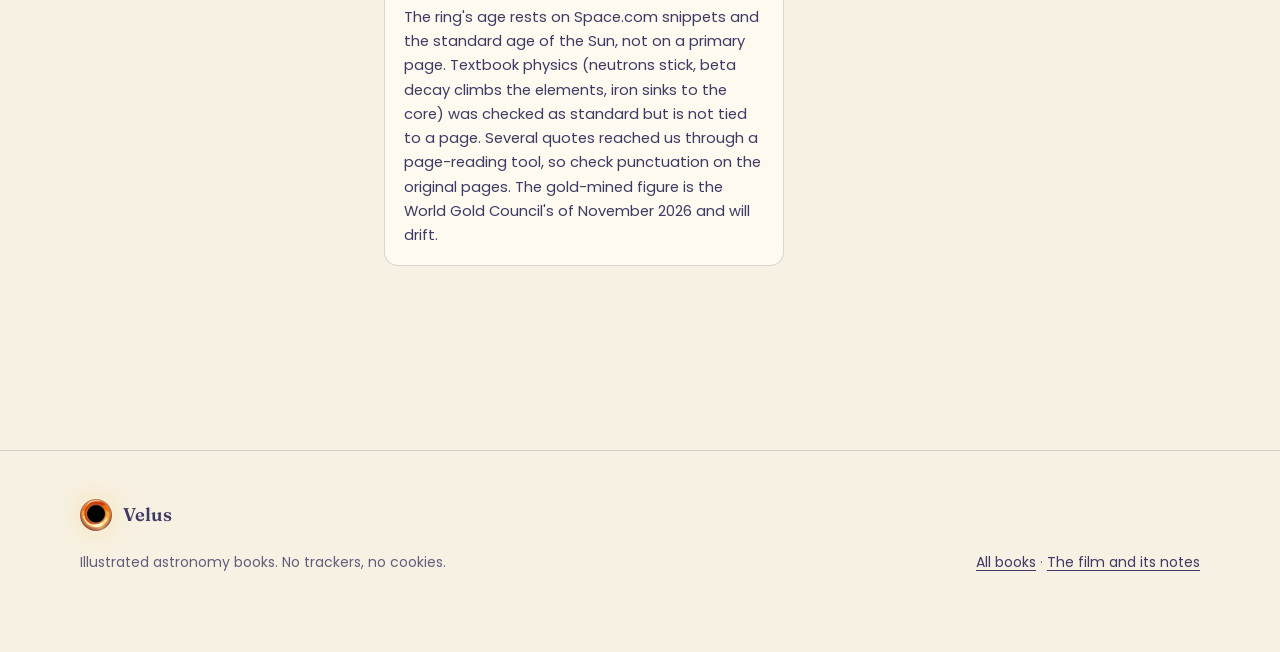
<file: books/gold.html>
<!doctype html>
<html lang="en">
<head>
  <meta charset="utf-8">
  <meta name="viewport" content="width=device-width, initial-scale=1">
  <title>Your Gold Did Not Come From Earth: the book and its sources</title>
  <meta name="description" content="The illustrated book Your Gold Did Not Come From Earth: where to get it, and the sources behind every fact in it.">
  <meta name="theme-color" content="#f7f1e3">
  <link rel="icon" href="../assets/img/avatar.jpg">
  <link rel="preconnect" href="https://fonts.googleapis.com">
  <link rel="preconnect" href="https://fonts.gstatic.com" crossorigin>
  <link rel="stylesheet" href="https://fonts.googleapis.com/css2?family=Fraunces:ital,opsz,wght@0,9..144,400..700;1,9..144,400..600&family=Poppins:wght@400;500;600&display=swap">
  <link rel="stylesheet" href="../assets/css/site.css">
</head>
<body class="theme-books">
  <a class="skip" href="#main">Skip to content</a>

  <header class="site-header">
    <div class="wrap">
      <a class="logo" href="../index.html"><img src="../assets/img/avatar.jpg" alt="" width="40" height="40"><span class="brand"></span></a>
      <nav class="nav" aria-label="Main">
        <a href="index.html">Books</a>
        <a href="../index.html#films">Videos</a>
      </nav>
    </div>
  </header>

  <main id="main">
    <section class="book-hero" aria-labelledby="title">
      <div class="wrap">
        <div class="book-cover"><img src="../assets/img/book-gold-cover.jpg" width="834" height="1200" alt="Book cover: Your Gold Did Not Come From Earth, An Illustrated Astronomy Book, Vol. 1, with a gold ring framing two colliding neutron stars."></div>
        <div>
          <p class="kicker">An Illustrated Astronomy Book · Vol. 1</p>
          <h1 id="title">Your Gold Did Not Come From <em>Earth</em></h1>
          <p class="lede">The oldest history of the metal on your finger. Fusion in stars stops at iron, so gold has to be built some other way. This book follows it from the crash of two dead stars to a ring you can hold, and says plainly which parts are still debated.</p>
          <div class="book-actions">
            <!-- AMAZON-TODO: replace href="#amazon-todo" with the real Amazon link when the book is published, then delete the "not on sale yet" note below. -->
            <a class="btn btn--buy" href="#amazon-todo">Get it on Amazon</a>
            <a class="btn btn--plain" href="../gold.html">Watch the video →</a>
          </div>
          <p class="book-soon" id="amazon-todo">Not on sale yet. The Amazon link will appear here when the book is published.</p>
          <p class="book-jump">Came from the QR code in the book? <a href="#references">Go straight to the sources</a>.</p>
        </div>
      </div>
    </section>

    <section class="wrap book-inside" aria-label="Pages from the book">
      <figure><img src="../assets/img/book-gold-spread-crash.jpg" width="1568" height="1128" loading="lazy" alt="Book spread titled Two dead stars, one ripple: two blue neutron stars merge in a white flash with streams of gold debris curling away, on a dark starry background."><figcaption>Pages 44–45. The crash of August 2017.</figcaption></figure>
      <figure><img src="../assets/img/book-gold-spread-star.jpg" width="1568" height="1128" loading="lazy" alt="Book spread titled Bigger stars, heavier fuels: a huge star cut open to show coloured layers, with how long each fuel lasts, from 7 million years of hydrogen to 1 day of silicon."><figcaption>Pages 18–19. Why fusion runs out.</figcaption></figure>
      <figure><img src="../assets/img/book-gold-spread-journey.jpg" width="1568" height="1128" loading="lazy" alt="Book spread titled From the sky to your finger: a glowing gold thread links a neutron star crash, a cloud of gas, the Sun, the Earth, meteorites, a mine and a gold ring."><figcaption>Pages 70–71. From the sky to your finger.</figcaption></figure>
    </section>

    <section class="wrap" id="newsletter" aria-labelledby="nl-h">
      <div class="newsletter">
        <div>
          <p class="kicker">Newsletter</p>
          <h2 id="nl-h">Get an email when the next book comes out</h2>
        </div>
        <!-- Sign-ups go to the Cloudflare Worker velus-subscribe (D1 database, EU). Source: ~/Documents/youtube/cf_velus_subscribe -->
        <form class="nl-form" id="nl-form" action="https://velus-subscribe.foroitalico.workers.dev/subscribe" method="post">
          <fieldset>
            <legend class="visually-hidden">Newsletter sign-up</legend>
            <label for="nl-email">Email address</label>
            <div class="nl-row">
              <input id="nl-email" type="email" name="email" autocomplete="email" required>
              <button class="btn btn--buy" type="submit">Keep me posted</button>
            </div>
            <input type="hidden" name="source" value="book-gold">
            <input type="text" name="website" tabindex="-1" autocomplete="off" aria-hidden="true" style="position:absolute;left:-9999px">
            <label class="nl-consent"><input type="checkbox" name="consent" value="yes" required> <span>I agree to receive emails from <span class="brand"></span> about new books and videos. I can unsubscribe at any time.</span></label>
            <p class="nl-small">Privacy: we use your address only to tell you about new books and videos, and we never sell or share it. It is stored in a database in the EU (Cloudflare) together with the date of your consent. Every email has an unsubscribe link, and you can ask us to delete your address at any time. <!-- PRIVACY-TODO: add a contact address here --></p>
            <p class="nl-status" id="nl-msg" role="status" aria-live="polite"></p>
          </fieldset>
        </form>
        <script>
        (function(){var f=document.getElementById("nl-form"),m=document.getElementById("nl-msg");
        f.addEventListener("submit",function(e){e.preventDefault();var d=Object.fromEntries(new FormData(f));m.textContent="Sending...";
        fetch(f.action,{method:"POST",headers:{"Content-Type":"application/json"},body:JSON.stringify(d)})
        .then(function(r){return r.json()}).then(function(j){m.textContent=j.ok?"Thank you! You are on the list.":"Sorry, that did not work: "+(j.error||"try again");if(j.ok)f.reset();})
        .catch(function(){m.textContent="Sorry, that did not work. Please try again later."});});})();
        </script>
      </div>
    </section>

    <div class="wrap layout">
      <nav class="toc" aria-label="On this page">
        <p class="kicker">The sources</p>
        <ol>
          <li><a href="#references">The book's references</a></li>
          <li><a href="#added">Added in the book</a></li>
          <li><a href="#claims">Claim by claim</a></li>
          <li><a href="#caveats">Simplifications and caveats</a></li>
        </ol>
      </nav>

      <div>
        <section class="block" id="references" aria-labelledby="references-h">
          <h2 id="references-h">The book's <em>references</em></h2>
          <p class="note">The main works behind the book. A reference is linked only when its address is in our research files; the others are given in full so you can look them up.</p>

          <h3 class="ref-h">Gravitational waves and the kilonova</h3>
          <ul class="refs">
            <li>Abbott et al., Multi-messenger Observations of a Binary Neutron Star Merger, Astrophys. J. Lett. 848, L12 (2017).</li>
            <li>Coulter et al., Swope Supernova Survey 2017a (SSS17a), the optical counterpart to a gravitational wave source, Science 358, 1556–1558 (2017). The first image.</li>
            <li><a href="https://arxiv.org/abs/1710.05463">Kasen et al., Origin of the heavy elements in binary neutron-star mergers from a gravitational-wave event</a>, Nature 551, 80–84 (2017). The two clouds of debris.</li>
            <li>Watson et al., Identification of strontium in the merger of two neutron stars, Nature 574, 497–500 (2019).</li>
          </ul>

          <h3 class="ref-h">The r-process</h3>
          <ul class="refs">
            <li>Burbidge, Burbidge, Fowler and Hoyle, Synthesis of the Elements in Stars, Rev. Mod. Phys. 29, 547–650 (1957). <a href="https://en.wikipedia.org/wiki/B2FH_paper">About the paper, on Wikipedia</a>.</li>
            <li>Cameron, Nuclear Reactions in Stars and Nucleogenesis, Publ. Astron. Soc. Pacific 69, 201 (1957).</li>
            <li><a href="https://arxiv.org/abs/1901.01410">Cowan et al., Origin of the heaviest elements: the rapid neutron-capture process</a>, Rev. Mod. Phys. 93, 015002 (2021).</li>
          </ul>

          <h3 class="ref-h">The magnetar flare</h3>
          <ul class="refs">
            <li><a href="https://iopscience.iop.org/article/10.3847/2041-8213/adc9b0">Patel et al., Direct evidence for r-process nucleosynthesis in delayed MeV emission from the SGR 1806-20 magnetar giant flare</a>, Astrophys. J. Lett. 984, L29 (2025).</li>
            <li>NASA Goddard press material on SGR 1806-20. The film's research used <a href="https://swift.gsfc.nasa.gov/news/2005/05-051.html">NASA Swift, 2005</a> and <a href="https://imagine.gsfc.nasa.gov/news/25feb05.html">NASA Imagine the Universe, February 2005</a>.</li>
          </ul>

          <h3 class="ref-h">Neutron stars</h3>
          <ul class="refs">
            <li><a href="https://imagine.gsfc.nasa.gov/science/objects/neutron_stars1.html">NASA, Imagine the Universe</a>.</li>
          </ul>

          <h3 class="ref-h">Earth and its gold</h3>
          <ul class="refs">
            <li><a href="https://www.nature.com/articles/nature10399">Willbold, Elliott and Moorbath, The tungsten isotopic composition of the Earth's mantle before the terminal bombardment</a>, Nature 477, 195–198 (2011).</li>
            <li>Messling et al., Ru and W isotope systematics in ocean island basalts reveals core leakage, Nature (2025); <a href="https://www.uni-goettingen.de/en/73613.html?id=7808">University of Göttingen press release, 22 May 2025</a>. This study measured ruthenium isotopes, not gold. Ruthenium travels with gold, so what it says about gold is an inference.</li>
          </ul>

          <h3 class="ref-h">Gold mined</h3>
          <ul class="refs">
            <li><a href="https://www.gold.org/about-gold/gold-supply/gold-mining/how-much-gold-has-been-mined">World Gold Council, how much gold has been mined</a> (accessed 2026).</li>
          </ul>
        </section>

        <section class="block" id="added" aria-labelledby="added-h">
          <h2 id="added-h">Added in the <em>book</em></h2>
          <p class="note">Facts that are in the book but not in the film, and the places where the book says something different from the film. <span class="badge">calc</span> means the number is our own arithmetic.</p>
          <ol class="claims" style="--start:0">
            <li><p class="c">A gram of neutrons is about six hundred thousand billion billion particles, more than ten thousand times the number of air molecules in the same space.</p>
              <p class="src"><a href="https://en.wikipedia.org/wiki/R-process">R-process</a>, Wikipedia ("almost a gram of free neutrons in every cubic centimeter")<span class="sep">·</span><span class="calc">1 g ÷ 1.675 × 10⁻²⁴ g per neutron ≈ 6 × 10²³; air at sea level holds about 2.5 × 10¹⁹ molecules per cm³, a standard value. That gives roughly 24,000 times; the book's fact-check set the wording at "more than ten thousand"</span><span class="badge">calc</span></p></li>
            <li><p class="c">Left alone, a free neutron falls apart in about fifteen minutes on average, and half of them are gone in ten.</p>
              <p class="src"><span class="nolink">standard values checked in the book's fact-check: mean lifetime 878 s, half-life about 610 s; no page linked</span></p></li>
            <li><p class="c">Strontium, element 38, was the first heavy element to be identified in the light of a neutron-star merger.</p>
              <p class="src"><span class="nolink">Watson et al., Nature 574, 497–500 (2019)</span><span class="sep">·</span><a href="https://en.wikipedia.org/wiki/AT2017gfo">AT2017gfo</a>, Wikipedia ("direct proof of strontium production during such an event")</p></li>
            <li><p class="c">Different from the film: published estimates of the gold made in the 2017 crash run from about ten Earth masses to a hundred or more. The film gives "about 3 to about 100". <em>Debated.</em></p>
              <p class="src"><a href="https://en.wikipedia.org/wiki/AT2017gfo">AT2017gfo</a>, Wikipedia (about 10 Earth masses of gold and platinum)<span class="sep">·</span><a href="https://svs.gsfc.nasa.gov/12740/">NASA SVS</a> ("hundreds of Earth masses of gold and platinum")<span class="sep">·</span><span class="calc">the film's lower figure of 3 is the Wikipedia range we could not trace to a primary paper; the book leaves it out</span></p></li>
            <li><p class="c">About ten Earths' worth of gold would make a ball about 1.42 times as wide as the Earth, which is how the book draws it.</p>
              <p class="src"><span class="calc">radius = (10 × 5.51 ÷ 19.3)^(1/3) = 1.42 Earth radii, using the densities of the Earth (5.51 g/cm³) and of gold (19.3 g/cm³)</span><span class="badge">calc</span></p></li>
            <li><p class="c">More exact than the film: all the gold ever mined, about 222,600 tonnes, would fit in a cube about 22.6 metres on each side. The film rounds this to 23 metres, and so does the book's headline.</p>
              <p class="src"><a href="https://www.gold.org/about-gold/gold-supply/gold-mining/how-much-gold-has-been-mined">World Gold Council: how much gold has been mined</a>, World Gold Council</p></li>
          </ol>
        </section>

        <section class="block" id="claims" aria-labelledby="claims-h">
          <h2 id="claims-h">Claim by claim, <em>and where it comes from</em></h2>
          <p class="note">The book grew out of our film and rests on the same research, so this is the film's list of claims, in film order, one line each. The book tells the same story with more room; where it says something different, the section above says so. Links go to the sources our researchers read. <span class="badge">calc</span> means we derived the number ourselves and a fact-checker recomputed it. "Measured" marks what instruments recorded; "Debated" marks what researchers still disagree about. Wikipedia pages and press releases are secondary sources, used where they quote the primary papers; several Nature papers are paywalled and were read through their abstracts.</p>

          <article class="chapter-claims" aria-labelledby="c0">
            <header><span class="ts">Film · 0:00</span><h3 id="c0">The Cold Open</h3></header>
            <ol class="claims" style="--start:0">
              <li><p class="c">Gold in a ring is older than the Earth and older than the Sun: the metal was made before the cloud that formed them collapsed.</p>
                <p class="src"><a href="https://space.com/where-did-gold-come-from.html">Space.com, where-did-gold-come-from</a>, Space.com (search snippet only; the page itself was not opened)<span class="sep">·</span><span class="nolink">the 4.6 billion year age of the Sun and Earth is standard; no single primary page was fetched</span></p></li>
              <li><p class="c">Nothing on Earth could have made that gold, and neither could the Sun: stars fuse only up to the iron group, and gold needs a different process.</p>
                <p class="src"><a href="https://en.wikipedia.org/wiki/Nuclear_binding_energy">Nuclear binding energy</a>, Wikipedia<span class="sep">·</span><a href="https://en.wikipedia.org/wiki/R-process">R-process</a>, Wikipedia ("approximately half of the atomic nuclei heavier than iron")</p></li>
              <li><p class="c">A 5 g ring holds about fifteen thousand billion billion (1.5 × 10²²) atoms of gold.</p>
                <p class="src"><span class="calc">our calculation: 5 g ÷ 196.97 g/mol × 6.022 × 10²³; the 5 g ring is our assumption</span><span class="badge">calc</span></p></li>
              <li><p class="c">The same metal is in your phone and maybe in your teeth.</p>
                <p class="src"><span class="nolink">Gold, Wikipedia (corrosion-resistant electrical connectors in computerised devices; dentistry); we did not link the page</span><span class="sep">·</span>a phone holds only a few hundredths of a gram (soft figure from trade sites, not used on screen as a number)</p></li>
            </ol>
          </article>

          <article class="chapter-claims" aria-labelledby="c1">
            <header><span class="ts">Film · 0:41</span><h3 id="c1">Why the Sun Can't Make Gold</h3></header>
            <ol class="claims" style="--start:4">
              <li><p class="c">Stars spend their lives fusing small nuclei into bigger ones, and each fusion releases energy. The biggest stars keep going up to iron.</p>
                <p class="src"><a href="https://en.wikipedia.org/wiki/Nuclear_binding_energy">Nuclear binding energy</a>, Wikipedia ("For elements that weigh more than iron… the fusion process no longer releases energy"); the page does not itself say "stars stop at iron", which is standard stellar physics, so the film says iron and nickel, the iron group</p></li>
              <li><p class="c">Iron and nickel have the most tightly bound nuclei there are, so fusing them into anything heavier costs energy instead of releasing it.</p>
                <p class="src"><a href="https://en.wikipedia.org/wiki/Nuclear_binding_energy">Nuclear binding energy</a>, Wikipedia ("nickel-62 is the most tightly bound nucleus"; iron-56 "the most efficiently bound")</p></li>
              <li><p class="c">An iron nucleus holds 56 particles and a gold nucleus 197.</p>
                <p class="src"><a href="https://en.wikipedia.org/wiki/Nuclear_binding_energy">Nuclear binding energy</a>, Wikipedia (iron-56)<span class="sep">·</span><a href="https://en.wikipedia.org/wiki/R-process">R-process</a>, Wikipedia (gold, A = 197, mainly an r-process element)</p></li>
              <li><p class="c">So fusion can never make gold, however big the star.</p>
                <p class="src"><a href="https://en.wikipedia.org/wiki/Nuclear_binding_energy">Nuclear binding energy</a>, Wikipedia<span class="sep">·</span><a href="https://en.wikipedia.org/wiki/R-process">R-process</a>, Wikipedia</p></li>
              <li><p class="c">Iron is “the ash of a star”: you cannot keep a fire going by burning the ash.</p>
                <p class="src"><span class="calc">our analogy, not a sourced claim; the film uses it once, after showing the real physics</span></p></li>
            </ol>
          </article>

          <article class="chapter-claims" aria-labelledby="c2">
            <header><span class="ts">Film · 1:54</span><h3 id="c2">The Recipe for Gold</h3></header>
            <ol class="claims" style="--start:9">
              <li><p class="c">Gold is built with neutrons, by the r-process (rapid neutron capture), which makes about half of the nuclei heavier than iron; the slow s-process makes the rest.</p>
                <p class="src"><a href="https://en.wikipedia.org/wiki/R-process">R-process</a>, Wikipedia</p></li>
              <li><p class="c">A neutron has no electric charge, so a nucleus does not push it away and it can stick. When a nucleus holds too many neutrons, some turn into protons, and each new proton moves the atom up one element until it reaches gold.</p>
                <p class="src"><span class="nolink">textbook nuclear physics (beta decay), checked as standard in our fact-check; not tied to a page we opened</span></p></li>
              <li><p class="c">The overstuffed nuclei fall apart quickly, so the next neutrons must arrive first: up to about 100 captures per second.</p>
                <p class="src"><a href="https://en.wikipedia.org/wiki/R-process">R-process</a>, Wikipedia ("up to 100 captures per second")</p></li>
              <li><p class="c">The process needs about a gram of free neutrons in every cubic centimetre, the size of a sugar cube (about 10²⁴ per cm³).</p>
                <p class="src"><a href="https://en.wikipedia.org/wiki/R-process">R-process</a>, Wikipedia ("almost a gram of free neutrons in every cubic centimeter")</p></li>
              <li><p class="c">In 1957 four scientists (Burbidge, Burbidge, Fowler and Hoyle) named the r-process and guessed that supernovae were where it happens.</p>
                <p class="src"><a href="https://en.wikipedia.org/wiki/B2FH_paper">B2FH paper</a>, Wikipedia (Rev. Mod. Phys. 29, 547)<span class="sep">·</span><a href="https://en.wikipedia.org/wiki/R-process">R-process</a>, Wikipedia (the review "named the r-process and outlined the physics that guides it"; supernovae proposed "probably")</p></li>
              <li><p class="c">For about sixty years the supernova was the standard answer, but simulations of these explosions kept falling short of neutrons.</p>
                <p class="src"><a href="https://arxiv.org/abs/1901.01410">Origin of the heaviest elements: the rapid neutron-capture process</a>, Cowan et al., Rev. Mod. Phys., 2021 ("more recent studies have cast substantial doubts on this environment")<span class="sep">·</span><a href="https://en.wikipedia.org/wiki/R-process">R-process</a>, Wikipedia (supernova ejecta must be neutron-rich, "a condition which has been difficult to achieve in models")<span class="sep">·</span><span class="calc">“sixty years”: 1957 to the 2017 merger, our arithmetic</span><span class="badge">calc</span></p></li>
            </ol>
          </article>

          <article class="chapter-claims" aria-labelledby="c3">
            <header><span class="ts">Film · 3:44</span><h3 id="c3">The Day Two Dead Stars Crashed</h3></header>
            <ol class="claims" style="--start:15">
              <li><p class="c">A neutron star holds about the mass of the Sun in a ball about 20 km across; a sugar cube of it would weigh about a billion tonnes.</p>
                <p class="src"><a href="https://imagine.gsfc.nasa.gov/science/objects/neutron_stars1.html">Neutron stars</a>, NASA Imagine the Universe ("about 20 kilometers"; a sugar cube "would weigh about 1 trillion kilograms")<span class="sep">·</span><span class="calc">1 trillion kg = 10⁹ tonnes</span><span class="badge">calc</span></p></li>
              <li><p class="c">Gravity keeps those neutrons locked inside; something has to rip the star apart, and a second neutron star could do it.</p>
                <p class="src"><span class="nolink">textbook physics for the first half</span><span class="sep">·</span><a href="https://arxiv.org/abs/1710.05463">Kasen et al., Nature 551, 80 (2017)</a> (abstract: mergers are likely "a dominant mode of r-process production")</p></li>
              <li><p class="c">On 17 August 2017, at 12:41 universal time, three detectors felt a gravitational wave from two neutron stars that had merged about 130 million years of light travel away, in the galaxy NGC 4993. Measured.</p>
                <p class="src"><a href="https://en.wikipedia.org/wiki/AT2017gfo">AT2017gfo</a>, Wikipedia (12:41:04.4 UTC; LIGO Hanford, Livingston and Virgo)<span class="sep">·</span><a href="https://svs.gsfc.nasa.gov/12740/">NASA Goddard SVS 12740</a>, NASA Goddard SVS (NGC 4993, about 130 million light-years)</p></li>
              <li><p class="c">Less than two seconds later, a space telescope caught a flash of gamma rays. Measured.</p>
                <p class="src"><a href="https://en.wikipedia.org/wiki/AT2017gfo">AT2017gfo</a>, Wikipedia (Fermi: "1.74±0.05 s after the merger time and lasting for about 2 seconds")<span class="sep">·</span><a href="https://svs.gsfc.nasa.gov/12740/">NASA SVS</a></p></li>
              <li><p class="c">A telescope in Chile photographed a new point of light in that galaxy less than eleven hours after the ripple. Measured.</p>
                <p class="src"><a href="https://en.wikipedia.org/wiki/AT2017gfo">AT2017gfo</a>, Wikipedia (the Swope image, 10 h 52 min after the event; "six teams imaged the same new source independently in a 90-minute interval")</p></li>
              <li><p class="c">Over the next days the light changed from blue to red as the debris, thrown out at about a tenth of the speed of light, expanded and cooled. Measured.</p>
                <p class="src"><a href="https://en.wikipedia.org/wiki/AT2017gfo">AT2017gfo</a>, Wikipedia ("the color of the optical source changed from blue to red as the source expanded and cooled"; about 10 percent of light speed)<span class="sep">·</span><span class="calc">0.1 × 299,792 km/s ≈ 30,000 km/s</span><span class="badge">calc</span></p></li>
              <li><p class="c">This glow is a kilonova, powered by the radioactive decay of freshly made atoms.</p>
                <p class="src"><a href="https://svs.gsfc.nasa.gov/12740/">NASA Goddard SVS 12740</a>, NASA Goddard SVS ("glow powered by decay of newly forged radioactive elements")</p></li>
              <li><p class="c">The blue light came from a cloud of lighter atoms and the red light from a cloud of much heavier ones, the group gold belongs to.</p>
                <p class="src"><a href="https://arxiv.org/abs/1710.05463">Kasen et al., Nature 2017</a> (light r-process, A &lt; 140, blue; heavy, A &gt; 140, red)</p></li>
              <li><p class="c">Astronomers read the fingerprints of freshly made elements in that light, first strontium and later a few more. Measured.</p>
                <p class="src"><a href="https://en.wikipedia.org/wiki/AT2017gfo">AT2017gfo</a>, Wikipedia ("direct proof of strontium production during such an event"; yttrium, lanthanum and cerium identified later)</p></li>
              <li><p class="c">The amount of gold was calculated from the size of the red cloud, not measured atom by atom. Estimates for this one crash run from about 3 to about 100 Earth masses of gold; they differ because the ejected mass and the heavy-cloud share depend on the model. <em>Debated.</em></p>
                <p class="src"><a href="https://en.wikipedia.org/wiki/AT2017gfo">AT2017gfo</a>, Wikipedia (about 10 Earth masses of gold and platinum, E. Berger, press conference 16 Oct 2017; ejecta about 16,000 Earth masses of heavy elements)<span class="sep">·</span><a href="https://svs.gsfc.nasa.gov/12740/">NASA SVS</a> ("hundreds of Earth masses of gold and platinum")<span class="sep">·</span><a href="https://en.wikipedia.org/wiki/R-process">R-process</a>, Wikipedia ("between 3 and 13 Earth masses of gold", not traced to a primary paper)<span class="sep">·</span><a href="https://arxiv.org/pdf/1710.05858">Pian et al., Nature 2017</a> (ejecta 0.03 to 0.05 Suns)<span class="sep">·</span><a href="https://ligo.org/?p=3556">LIGO summary</a> (lower ejecta estimates)</p></li>
              <li><p class="c">All the gold ever mined would fit in a cube about 23 metres on each side, rings, coins and bars included.</p>
                <p class="src"><a href="https://www.gold.org/about-gold/gold-supply/gold-mining/how-much-gold-has-been-mined">World Gold Council: how much gold has been mined</a>, World Gold Council (about 222,600 tonnes; cube "around 22.6 metres on each side"; checked in November 2026)<span class="sep">·</span><span class="calc">222,600 t ÷ 19.32 t/m³ = 11,522 m³, side 22.6 m</span><span class="badge">calc</span></p></li>
              <li><p class="c">That one crash made more gold than the whole Earth weighs. True at every estimate we found, but the size is a model result.</p>
                <p class="src"><a href="https://svs.gsfc.nasa.gov/12740/">NASA SVS</a><span class="sep">·</span><a href="https://en.wikipedia.org/wiki/AT2017gfo">AT2017gfo</a>, Wikipedia<span class="sep">·</span><span class="calc">even the lowest figure, 3 Earth masses, is about 8 × 10¹⁶ times all gold ever mined</span><span class="badge">calc</span></p></li>
            </ol>
          </article>

          <article class="chapter-claims" aria-labelledby="c4">
            <header><span class="ts">Film · 6:15</span><h3 id="c4">The Crash Nobody Saw</h3></header>
            <ol class="claims" style="--start:27">
              <li><p class="c">The Sun and the Earth formed about 4.6 billion years ago from a cloud of gas and dust that already held gold, so the 2017 crash is far too recent to have made your ring.</p>
                <p class="src"><a href="https://space.com/where-did-gold-come-from.html">Space.com, where-did-gold-come-from</a>, Space.com (search snippet only)<span class="sep">·</span><span class="nolink">age of the Earth is standard; no single primary page was fetched</span></p></li>
              <li><p class="c">In December 2004 a magnetar, a neutron star with an extreme magnetic field, released a giant flare: in a tenth of a second, more energy than the Sun gives off in 150,000 years.</p>
                <p class="src"><a href="https://swift.gsfc.nasa.gov/news/2005/05-051.html">NASA Swift, 2005</a>, NASA ("150,000 years" in 0.1 s; search snippet)<span class="sep">·</span><a href="https://imagine.gsfc.nasa.gov/news/25feb05.html">NASA Imagine the Universe, Feb 2005</a>, NASA<span class="sep">·</span><a href="https://en.wikipedia.org/wiki/SGR_1806-20">SGR 1806-20</a>, Wikipedia (27 Dec 2004). The discovery paper (Hurley et al., Nature) says 0.2 s and a quarter of a million years; we quote NASA</p></li>
              <li><p class="c">About ten minutes after the spike, a second, fainter glow of gamma rays rose and faded over hours; nobody could explain it for twenty years.</p>
                <p class="src"><a href="https://iopscience.iop.org/article/10.3847/2041-8213/adc9b0">Direct evidence for r-process nucleosynthesis in delayed MeV emission from the SGR 1806-20 magnetar giant flare</a>, Patel et al., ApJL 984, L29, 2025 (rises about 10 min after the spike, fades over hours)</p></li>
              <li><p class="c">In 2025 astronomers found that this glow matches the radioactive decay of freshly made heavy atoms, from crust the flare blew off the star.</p>
                <p class="src"><a href="https://iopscience.iop.org/article/10.3847/2041-8213/adc9b0">Patel et al., ApJL 2025</a><span class="sep">·</span><a href="https://news.osu.edu/study-reveals-new-source-of-the-heavy-elements/">Ohio State University news release</a>, Ohio State University</p></li>
              <li><p class="c">So astronomers had recorded this process thirteen years before the famous crash without knowing it.</p>
                <p class="src"><span class="calc">Dec 2004 to Aug 2017 is 12.6 years, rounded to thirteen</span><span class="badge">calc</span></p></li>
              <li><p class="c">Flares like this one make at least about 1% to 10% of the heavy atoms in our galaxy. An estimate from a single flare.</p>
                <p class="src"><a href="https://iopscience.iop.org/article/10.3847/2041-8213/adc9b0">Patel et al., ApJL 2025</a> (abstract: "at least ~1%-10%", for r-process elements with A ≥ 90, not gold alone; about 10<sup>−6</sup> Suns of r-process material in the flare)<span class="sep">·</span><a href="https://news.osu.edu/study-reveals-new-source-of-the-heavy-elements/">Ohio State</a> ("up to 10%")<span class="sep">·</span>our fact-check changed an earlier "a few percent" to "one percent"</p></li>
              <li><p class="c">Nobody knows how much gold comes from crashes, how much from magnetar flares, and how much from a third source, rapidly spinning stars that collapse. <em>Debated.</em></p>
                <p class="src"><a href="https://arxiv.org/abs/1901.01410">Cowan et al., Rev. Mod. Phys. 2021</a><span class="sep">·</span><a href="https://arxiv.org/abs/1710.05463">Kasen et al., 2017</a> (mergers "a dominant mode")<span class="sep">·</span><a href="https://news.columbia.edu/node/8205">Columbia University news (node 8205)</a> (Metzger: the second time we have directly seen where these elements form, after mergers; page not fetched, snippet only)<span class="sep">·</span><span class="nolink">Siegel, Barnes and Metzger, Nature 569, 2019 (collapsars may make over 80%), and Kobayashi et al., ApJL 943, L12, 2023 (mergers alone fail timing tests): read as abstracts, no URL in our files</span></p></li>
              <li><p class="c">A gold atom from a crash is identical to one from a flare, so the ring cannot tell us.</p>
                <p class="src"><span class="nolink">textbook physics: all gold-197 atoms are identical</span></p></li>
              <li><p class="c">All of this debris mixed into the clouds that formed new stars and planets, so your ring may hold atoms from many catastrophes.</p>
                <p class="src"><a href="https://news.osu.edu/study-reveals-new-source-of-the-heavy-elements/">Ohio State</a> (T. Thompson: "All of that material they eject gets mixed into the next generation of planets and stars")<span class="sep">·</span><a href="https://www.syfy.com/syfy-wire/a-nearby-binary-neutron-star-collision-may-have-seeded-the-early-solar-system-with-gold">Syfy Wire article on a nearby neutron-star collision</a>, Syfy (press coverage of Bartos and Marka, 2019; one merger may account for about 0.3%)</p></li>
            </ol>
          </article>

          <article class="chapter-claims" aria-labelledby="c5">
            <header><span class="ts">Film · 8:24</span><h3 id="c5">Why You Can Hold Gold at All</h3></header>
            <ol class="claims" style="--start:36">
              <li><p class="c">The young Earth was hot enough for its heavy iron to sink to the centre and form the core.</p>
                <p class="src"><span class="nolink">standard geophysics, checked as textbook</span></p></li>
              <li><p class="c">Gold mixes easily with iron, so nearly all of the Earth&#8217;s gold went down with it, under about 3,000 km of solid rock. More than 99.999% by one estimate.</p>
                <p class="src"><a href="https://www.uni-goettingen.de/en/73613.html?id=7808">University of Göttingen press release no. 85</a>, 22 May 2025 (Messling et al., Nature 2025: "More than 99.999% of Earth’s stores of gold and other precious metals lie buried under 3,000 km of solid rock"). The paper measured ruthenium isotopes; gold is inferred<span class="sep">·</span><a href="https://www.sciencealert.com/earths-core-holds-a-vast-reservoir-of-gold-and-its-leaking-toward-the-surface">ScienceAlert</a><span class="sep">·</span><a href="https://discovermagazine.com/planet-earth/earths-inner-fort-knox">Discover</a> (other outlets say more than 99%)</p></li>
              <li><p class="c">After the core formed, a rain of meteorites kept hitting the Earth, and the gold they carried stayed near the surface. The favoured explanation, not settled. <em>Debated.</em></p>
                <p class="src"><a href="https://www.nature.com/articles/nature10399">Willbold, Elliott and Moorbath, Nature 477, 195, 2011</a> (paywalled; read through its abstract and press coverage)<span class="sep">·</span><span class="nolink">Brenan and McDonough, Nature Geoscience, 2009, argue core-formation chemistry alone could explain mantle gold; not opened</span></p></li>
              <li><p class="c">One clue is in the tungsten of 3.8-billion-year-old rocks, which differs slightly from modern rocks (about 13 parts per million in tungsten-182), as a late meteorite rain would leave it.</p>
                <p class="src"><a href="https://www.nature.com/articles/nature10399">Willbold et al., Nature 2011</a> (Isua rocks, Greenland)<span class="sep">·</span>a later conference abstract (Tusch, Goldschmidt 2017) found Isua mantle rocks that look modern, against a missing veneer</p></li>
              <li><p class="c">Two thirds of all the gold ever mined was dug out of the ground after 1950.</p>
                <p class="src"><a href="https://www.gold.org/about-gold/gold-supply/gold-mining/how-much-gold-has-been-mined">World Gold Council: how much gold has been mined</a>, World Gold Council</p></li>
              <li><p class="c">Catastrophes in our galaxy forged the atoms within seconds, more than four and a half billion years ago; probably crashing neutron stars, maybe flares like the one of 2004.</p>
                <p class="src"><a href="https://en.wikipedia.org/wiki/R-process">R-process</a>, Wikipedia (captures must beat radioactive decay)<span class="sep">·</span><a href="https://arxiv.org/abs/1710.05463">Kasen et al., 2017</a><span class="sep">·</span><a href="https://iopscience.iop.org/article/10.3847/2041-8213/adc9b0">Patel et al., 2025</a><span class="sep">·</span><span class="calc">no source we opened states how long the neutron-capture burst lasts; "within seconds" is our safe wording, and "probably" is a hedge, see caveats</span></p></li>
              <li><p class="c">The atoms ended up in a cloud that collapsed into the Sun and Earth; the Earth swallowed nearly all its gold, and meteorites brought a tiny amount to the surface.</p>
                <p class="src"><a href="https://space.com/where-did-gold-come-from.html">Space.com</a> (snippet)<span class="sep">·</span><a href="https://www.uni-goettingen.de/en/73613.html?id=7808">Göttingen</a><span class="sep">·</span><a href="https://www.nature.com/articles/nature10399">Nature 2011</a></p></li>
            </ol>
          </article>

          <article class="chapter-claims" aria-labelledby="c6">
            <header><span class="ts">Film · 10:07</span><h3 id="c6">The Ring in Your Hand</h3></header>
            <ol class="claims" style="--start:43">
              <li><p class="c">The ring is debris, the wreckage of catastrophes nobody saw, and its metal is older than the ground you stand on.</p>
                <p class="src"><a href="https://space.com/where-did-gold-come-from.html">Space.com, where-did-gold-come-from</a>, Space.com (snippet)<span class="sep">·</span><span class="nolink">the Earth is about 4.6 billion years old; the gold was made before it</span></p></li>
              <li><p class="c">This gold fell out of the sky onto a planet that had already swallowed almost all the rest.</p>
                <p class="src"><a href="https://www.uni-goettingen.de/en/73613.html?id=7808">Göttingen</a><span class="sep">·</span><a href="https://www.nature.com/articles/nature10399">Willbold et al., 2011</a>. The sky delivery is the favoured view, not unanimous</p></li>
            </ol>
          </article>
        </section>

        <section class="block" id="caveats" aria-labelledby="caveats-h">
          <h2 id="caveats-h">Simplifications and <em>honest caveats</em></h2>
          <p class="note">What was measured, what is still argued over, and where the numbers depend on choices we made. Written for the film, and they apply to the book too.</p>
          <ul class="caveats">
            <li><span class="k">Measured</span><h3>One crash, seen in every kind of light</h3><p>The gravitational wave, the gamma-ray flash 1.74 seconds later, the new point of light within eleven hours, the blue-to-red change over days and the strontium in the spectrum were all recorded in August 2017. That the glow is powered by freshly made heavy atoms is the accepted reading of those data.</p></li>
            <li><span class="k k--con">Debated</span><h3>Who made most of the gold</h3><p>Neutron star mergers are the only source seen directly in the act, and a leading candidate. A 2019 estimate gave rapidly spinning, collapsing stars (collapsars) more than 80%; a 2023 study found that mergers alone fail some timing tests against the age of old stars; a 2025 paper adds magnetar flares at roughly 1% to 10%. The film says nobody knows the split, and its "probably crashing neutron stars, maybe flares" is a hedge, not a result. We did not open the Nature papers behind the first two; we read their abstracts.</p></li>
            <li><span class="k k--unc">Uncertain</span><h3>How much gold one crash made</h3><p>Published figures for the 2017 crash run from about 3 Earth masses of gold to about 100, and NASA's own page says "hundreds" for gold and platinum together. The 3 to 13 figure on Wikipedia could not be traced to a primary paper. That is why the film does not give a number and says only "more gold than the whole Earth weighs", which holds at every estimate. The amount is calculated from the size of the red cloud, not measured.</p></li>
            <li><span class="k k--unc">Uncertain</span><h3>The magnetar share rests on one flare</h3><p>The 1% to 10% comes from a single observed flare, and the authors call it uncertain. It is a share of all heavy r-process elements (mass number 90 and up), not of gold alone. Press versions differ ("up to 10%", "10% or more"). Our fact-check caught and fixed an earlier line in the script that said "a few percent".</p></li>
            <li><span class="k k--unc">Uncertain</span><h3>"Within seconds" is not sourced</h3><p>No page we opened gives how long the neutron-capture burst lasts. Merger debris is thrown out within milliseconds to seconds in simulations, so the film says "within seconds" and never "under a second". Neutron captures only have to beat radioactive decay, up to about 100 per second.</p></li>
            <li><span class="k k--unc">Uncertain</span><h3>The meteorite rain is the favoured story, not a fact</h3><p>Tungsten in 3.8-billion-year-old rocks fits a late meteorite rain, but one study argues core-formation chemistry alone could explain the gold in the mantle, and another found rocks that look modern. The "Late Heavy Bombardment" is itself disputed, so the film only says a rain of meteorites came after the core formed.</p></li>
            <li><span class="k k--unc">Uncertain</span><h3>Earth's core gold is inferred</h3><p>The 99.999% figure comes from ruthenium isotopes, not from measuring gold, and other outlets say 99% or 99.9%. The film says "nearly all". The core is mostly iron and nickel with a trace of gold, not a ball of gold.</p></li>
            <li><span class="k">Simplified</span><h3>Sugar cubes and teaspoons</h3><p>NASA's figure is about a trillion kilograms (a billion tonnes) for a sugar cube of neutron-star matter, so the film says sugar cube. The popular "teaspoon" line is looser: a teaspoon is about five cubes, and the density inside a neutron star is uncertain by a factor of a few. The "gram of neutrons per cubic centimetre" is the r-process neutron density, a different thing.</p></li>
            <li><span class="k">Simplified</span><h3>Iron, the iron group, and one analogy</h3><p>Fusion ends at the iron group (iron-56 and nickel-62), which the film shortens to "iron". "The ash of a star" is our analogy, used once and dropped. The 5 g ring is our assumption, and "thirteen years before the famous crash" rounds 12.6.</p></li>
            <li><span class="k">Simplified</span><h3>Two sets of numbers for the 2004 flare</h3><p>NASA says the flare put out more energy in 0.1 seconds than the Sun does in 150,000 years; the discovery paper says 0.2 seconds and 250,000 years. Its distance is given as 42,000 or 50,000 light-years. The film uses NASA's energy line and no distance.</p></li>
            <li><span class="k">How we know</span><h3>Some sources are secondary</h3><p>The ring's age rests on Space.com snippets and the standard age of the Sun, not on a primary page. Textbook physics (neutrons stick, beta decay climbs the elements, iron sinks to the core) was checked as standard but is not tied to a page. Several quotes reached us through a page-reading tool, so check punctuation on the original pages. The gold-mined figure is the World Gold Council's of November 2026 and will drift.</p></li>
          </ul>
        </section>
      </div>
    </div>
  </main>

  <footer class="site-footer">
    <div class="wrap">
      <div>
        <a class="logo" href="../index.html"><img src="../assets/img/avatar.jpg" alt="" width="32" height="32"><span class="brand"></span></a>
        <p style="margin-top:0.8rem">Illustrated astronomy books. No trackers, no cookies.</p>
      </div>
      <p><a href="index.html">All books</a> · <a href="../gold.html">The film and its notes</a></p>
    </div>
  </footer>
  <script src="../assets/js/site.js"></script>
</body>
</html>
</file>
<file: assets/css/site.css>
/* ==========================================================================
   Channel site: one stylesheet for every page.
   Themes are set by a class on <body>: .theme-home, .theme-bh, .theme-inf, .theme-sal, .theme-iw, .theme-bd, .theme-gld
   ========================================================================== */

/* ---------- tokens ---------- */
:root {
  --font-display: "Fraunces", "Iowan Old Style", Georgia, serif;
  --font-text: "Poppins", system-ui, -apple-system, "Segoe UI", sans-serif;

  --bg: #0c0b10;
  --bg-2: #15131c;
  --ink: #f2ede6;
  --ink-2: #c9c2b8;
  --ink-3: #8f887f;
  --line: rgba(242, 237, 230, 0.14);
  --accent: #ffb347;
  --accent-2: #3fe0d0;
  --accent-ink: #1a1206;
  --glow: rgba(255, 179, 71, 0.18);

  --gutter: 16px;
  --measure: 40rem;
  --wide: 76rem;
  --radius: 14px;
}

/* Black hole: ember on black, like the film */
.theme-bh {
  --bg: #090605;
  --bg-2: #160c08;
  --ink: #f6ebe0;
  --ink-2: #d4c2b2;
  --ink-3: #9a8574;
  --line: rgba(255, 170, 110, 0.16);
  --accent: #ff8a2a;
  --accent-2: #ffcf7a;
  --accent-ink: #1c0a02;
  --glow: rgba(255, 110, 30, 0.22);
}

/* Influenced: warm human side, cold machine side */
.theme-inf {
  --bg: #0b0d24;
  --bg-2: #13163a;
  --ink: #f5eee9;
  --ink-2: #cfc6d6;
  --ink-3: #9089ad;
  --line: rgba(190, 180, 255, 0.16);
  --accent: #ffc46b;      /* warm gold: people */
  --accent-2: #3fe0d0;    /* cold teal: the machine */
  --warm-2: #ff9f8a;      /* peach */
  --warm-3: #ff5fa2;      /* pink */
  --cold-2: #8a6cff;      /* violet */
  --accent-ink: #1d1203;
  --glow: rgba(255, 95, 162, 0.16);
}

/* Salmonella: the gut's deep violet, the burglar's mint, a salmon alarm */
.theme-sal {
  --bg: #120a2a;
  --bg-2: #1d1140;
  --ink: #f6eefa;
  --ink-2: #d6c8e6;
  --ink-3: #9a88b8;
  --line: rgba(200, 170, 255, 0.16);
  --accent: #ff7f6e;      /* salmon: the alarm, inflammation */
  --accent-2: #7ff0cf;    /* mint: the burglar */
  --accent-ink: #2a0a06;
  --glow: rgba(127, 240, 207, 0.16);
}

/* Small Worlds Make Strange Things: deep violet cave, axolotl pink, cave teal */
.theme-iw {
  --bg: #1a0f35;
  --bg-2: #2e1b55;
  --ink: #fbf0f6;
  --ink-2: #e2d1ea;
  --ink-3: #ad98c9;
  --line: rgba(255, 179, 199, 0.18);
  --accent: #ffb3c7;      /* axolotl pink */
  --accent-2: #5fe0cf;    /* cave teal */
  --accent-ink: #3a0a22;
  --glow: rgba(95, 224, 207, 0.16);
}

.theme-bd {
  --bg: #070820;
  --bg-2: #10123a;
  --ink: #f3eefb;
  --ink-2: #cfc8e6;
  --ink-3: #9590b8;
  --line: rgba(160, 150, 255, 0.18);
  --accent: #ff7ab8;      /* flash pink: the explosion */
  --accent-2: #7fb4ff;    /* cold blue: the black dwarf's rim */
  --accent-ink: #2a0716;
  --glow: rgba(127, 140, 255, 0.18);
}

/* Berserker film: deep indigo, Hello orange and flash pink */
.theme-bsk {
  --bg: #0a0722;
  --bg-2: #15103d;
  --ink: #f6f0fb;
  --ink-2: #d3c9e8;
  --ink-3: #9a90bd;
  --line: rgba(190, 150, 255, 0.18);
  --accent: #ff8a3d;
  --accent-2: #ff5fa2;
  --accent-ink: #240a02;
  --glow: rgba(255, 110, 70, 0.2);
}

/* Gold film: deep blue-violet with warm gold, like the thumbnail */
.theme-gld {
  --bg: #0a0a2a;
  --bg-2: #14134a;
  --ink: #f6f1fb;
  --ink-2: #d2cbea;
  --ink-3: #9a96c4;
  --line: rgba(170, 160, 255, 0.18);
  --accent: #ffc233;
  --accent-2: #5fb4ff;
  --accent-ink: #231600;
  --glow: rgba(255, 190, 60, 0.2);
}

/* Books section: warm paper and navy ink, like the printed pages */
.theme-books {
  --bg: #f7f1e3;
  --bg-2: #fffaf0;
  --ink: #1b1740;
  --ink-2: #3f3a63;
  --ink-3: #635d7c;
  --line: rgba(27, 23, 64, 0.16);
  --accent: #8f5c00;      /* gold, dark enough to read on paper */
  --accent-2: #4a1fb0;    /* the violet of the cover's subtitle */
  --accent-ink: #fffaf0;
  --glow: rgba(255, 190, 60, 0.35);
  --warm-3: #b3261e;
}

/* ---------- base ---------- */
*, *::before, *::after { box-sizing: border-box; }
html { -webkit-text-size-adjust: 100%; text-size-adjust: 100%; scroll-behavior: smooth; }
@media (prefers-reduced-motion: reduce) { html { scroll-behavior: auto; } }
body {
  margin: 0;
  background: var(--bg);
  color: var(--ink);
  font-family: var(--font-text);
  font-size: 1rem;
  line-height: 1.65;
  overflow-x: hidden;
  -webkit-font-smoothing: antialiased;
}
img { display: block; max-width: 100%; height: auto; }
a { color: var(--accent); text-decoration-thickness: 1px; text-underline-offset: 0.18em; }
a:hover { text-decoration-thickness: 2px; }
:focus-visible { outline: 3px solid var(--accent-2); outline-offset: 3px; border-radius: 4px; }
::selection { background: var(--accent); color: var(--accent-ink); }

h1, h2, h3 { font-family: var(--font-display); font-weight: 600; line-height: 1.08; letter-spacing: -0.01em; margin: 0; font-variation-settings: "opsz" 144, "SOFT" 30; }
h1 { font-size: clamp(2.4rem, 8vw, 5.4rem); }
h2 { font-size: clamp(1.8rem, 5vw, 3rem); }
h3 { font-size: clamp(1.3rem, 3.2vw, 1.75rem); }
p { margin: 0 0 1em; }

.skip { position: absolute; left: -999px; top: 0; background: var(--accent); color: var(--accent-ink); padding: 0.6rem 1rem; z-index: 10; }
.skip:focus { left: var(--gutter); top: var(--gutter); }
.visually-hidden { position: absolute !important; width: 1px; height: 1px; overflow: hidden; clip: rect(0 0 0 0); white-space: nowrap; }

.wrap { width: 100%; max-width: var(--wide); margin: 0 auto; padding: 0 var(--gutter); }
@media (min-width: 720px) { :root { --gutter: 32px; } }
@media (min-width: 1100px) { :root { --gutter: 48px; } }

.kicker {
  font-family: var(--font-text); font-size: 0.75rem; font-weight: 600;
  letter-spacing: 0.16em; text-transform: uppercase; color: var(--accent);
}

/* ---------- header / footer ---------- */
.site-header { position: absolute; inset: 0 0 auto 0; z-index: 5; }
.site-header .wrap { display: flex; align-items: center; justify-content: space-between; gap: 1rem; padding-top: 18px; padding-bottom: 18px; }
.logo { display: inline-flex; align-items: center; gap: 0.7rem; color: var(--ink); text-decoration: none; font-family: var(--font-display); font-size: 1.35rem; font-weight: 600; }
.logo img { width: 40px; height: 40px; border-radius: 50%; box-shadow: 0 0 0 2px rgba(255,255,255,0.12), 0 0 24px var(--glow); }
.nav { display: flex; gap: 1.1rem; font-size: 0.85rem; font-weight: 500; }
.nav a { color: var(--ink); text-decoration: none; opacity: 0.85; }
.nav a:hover, .nav a[aria-current="page"] { opacity: 1; text-decoration: underline; text-decoration-color: var(--accent); }
@media (max-width: 560px) { .nav .hide-s { display: none; } }

.site-footer { border-top: 1px solid var(--line); margin-top: 6rem; padding: 3rem 0 4rem; color: var(--ink-3); font-size: 0.875rem; }
.site-footer .wrap { display: grid; gap: 1.5rem; }
@media (min-width: 720px) { .site-footer .wrap { grid-template-columns: 1fr auto; align-items: end; } }
.site-footer a { color: var(--ink-2); }
.site-footer .logo { font-size: 1.15rem; }
.site-footer .logo img { width: 32px; height: 32px; }

/* ---------- home hero ---------- */
.home-hero { position: relative; min-height: min(92vh, 900px); display: grid; align-items: end; isolation: isolate; }
.home-hero > img { position: absolute; inset: 0; width: 100%; height: 100%; object-fit: cover; object-position: 60% 50%; z-index: -2; }
.home-hero::after { content: ""; position: absolute; inset: 0; z-index: -1;
  background: linear-gradient(180deg, rgba(12,11,16,0.55) 0%, rgba(12,11,16,0) 30%, rgba(12,11,16,0.25) 55%, var(--bg) 100%); }
.home-hero .wrap { padding-bottom: clamp(2.5rem, 8vw, 6rem); padding-top: 7rem; }
.home-hero h1 { max-width: 13ch; text-shadow: 0 2px 30px rgba(0,0,0,0.45); }
.home-hero h1 em { font-style: italic; color: var(--accent); font-weight: 500; }
@media (max-width: 719px) {
  .home-hero::after { background: linear-gradient(180deg, rgba(12,11,16,0.55) 0%, rgba(12,11,16,0) 25%, rgba(12,11,16,0.55) 50%, var(--bg) 100%); }
}
.home-hero .lede { max-width: 34rem; font-size: clamp(1rem, 2.2vw, 1.2rem); color: var(--ink); margin-top: 1.25rem; text-shadow: 0 1px 12px rgba(0,0,0,0.6); }

/* ---------- video cards ---------- */
.section { padding-top: clamp(3.5rem, 9vw, 7rem); }
.section-head { display: flex; flex-wrap: wrap; align-items: baseline; justify-content: space-between; gap: 0.5rem 2rem; margin-bottom: 2rem; border-bottom: 1px solid var(--line); padding-bottom: 1rem; }
.cards { display: grid; gap: clamp(1.5rem, 4vw, 2.5rem); grid-template-columns: 1fr; list-style: none; margin: 0; padding: 0; }
@media (min-width: 800px) { .cards { grid-template-columns: 1fr 1fr; } }
.card { position: relative; display: flex; flex-direction: column; border-radius: var(--radius); overflow: hidden; background: var(--bg-2); border: 1px solid var(--line); transition: transform .25s ease, border-color .25s ease; }
.card:hover, .card:focus-within { transform: translateY(-3px); border-color: var(--card-accent, var(--accent)); }
@media (prefers-reduced-motion: reduce) { .card { transition: none; } .card:hover { transform: none; } }
.card img { aspect-ratio: 16 / 9; object-fit: cover; width: 100%; }
.card-body { padding: 1.25rem 1.25rem 1.5rem; display: grid; gap: 0.6rem; }
.card h3 a { color: var(--ink); text-decoration: none; }
.card h3 a::after { content: ""; position: absolute; inset: 0; } /* whole card clickable */
.card p { color: var(--ink-2); margin: 0; font-size: 0.95rem; }
.card .meta { font-size: 0.78rem; color: var(--ink-3); letter-spacing: 0.04em; }
.card .yt-link { font-size: 0.8rem; color: var(--ink-3); text-decoration: underline; text-underline-offset: 0.2em; }
.card .yt-link:hover { color: var(--ink); }
.card .go { font-size: 0.85rem; font-weight: 600; color: var(--card-accent, var(--accent)); }
.card--bh { --card-accent: #ff8a2a; }
.card--inf { --card-accent: #ff5fa2; }
.card--sal { --card-accent: #7ff0cf; }
.card--iw { --card-accent: #ffb3c7; }
.card--bd { --card-accent: #ff7ab8; }
.card--bsk { --card-accent: #ff8a3d; }
.card--gld { --card-accent: #ffc233; }
.card--rew { --card-accent: #ffd447; }
.card--bot { --card-accent: #7fc8ff; }
.tag { display: inline-block; font-size: 0.7rem; font-weight: 600; letter-spacing: 0.12em; text-transform: uppercase; padding: 0.2rem 0.55rem; border-radius: 99px; border: 1px solid currentColor; color: var(--card-accent, var(--accent)); width: fit-content; }

/* ---------- shorts: compact rows with a vertical thumbnail ---------- */
.section--shorts { padding-top: clamp(2.5rem, 6vw, 4.5rem); }
.cards--shorts { gap: 1rem; grid-template-columns: 1fr; }
@media (min-width: 800px) { .cards--shorts { grid-template-columns: repeat(2, 1fr); } }
@media (min-width: 1100px) { .cards--shorts { grid-template-columns: repeat(3, 1fr); } }
.card--short { flex-direction: row; align-items: stretch; }
.card--short img { flex: 0 0 auto; width: 6.5rem; aspect-ratio: 9 / 16; object-fit: cover; }
.card--short .card-body { padding: 0.9rem 1rem; gap: 0.4rem; align-content: center; min-width: 0; }
.card--short h3 { font-size: 1rem; line-height: 1.3; margin: 0; }
.card--short .meta { font-size: 0.74rem; }
.card--soon { opacity: 0.92; }
.card--soon:hover { transform: none; border-color: var(--line); }
.card--soon .go { color: var(--ink-3); }

/* ---------- "how we make these" ---------- */
.method { display: grid; gap: 2rem; }
@media (min-width: 900px) { .method { grid-template-columns: 1fr 1.4fr; gap: 4rem; } }
.method ol { list-style: none; counter-reset: m; margin: 0; padding: 0; display: grid; gap: 1.5rem; }
.method li { counter-increment: m; display: grid; grid-template-columns: 2.6rem 1fr; gap: 0.25rem 1rem; }
.method li::before { content: counter(m, decimal-leading-zero); font-family: var(--font-display); font-size: 1.6rem; color: var(--accent); line-height: 1; grid-row: span 2; }
.method strong { font-weight: 600; }
.method li p { margin: 0; color: var(--ink-2); grid-column: 2; }

/* ---------- film page hero ---------- */
.film-hero { position: relative; isolation: isolate; padding-top: 6.5rem; }
.film-hero .backdrop { position: absolute; inset: 0 0 auto 0; height: min(78vh, 760px); z-index: -1; overflow: hidden; }
.film-hero .backdrop img { width: 100%; height: 100%; object-fit: cover; }
.film-hero .backdrop::after { content: ""; position: absolute; inset: 0;
  background: linear-gradient(180deg, rgba(0,0,0,0.5) 0%, rgba(0,0,0,0.1) 30%, var(--bg) 92%, var(--bg) 100%); }
.film-hero .intro { padding-top: clamp(10rem, 38vh, 22rem); max-width: 54rem; }
.film-hero h1 { font-size: clamp(2.3rem, 7.5vw, 5rem); text-shadow: 0 2px 30px rgba(0,0,0,0.5); }
.film-hero .summary { font-size: clamp(1.02rem, 2.1vw, 1.2rem); color: var(--ink-2); max-width: var(--measure); margin-top: 1.25rem; }
.film-hero .facts { display: flex; flex-wrap: wrap; gap: 0.4rem 1.4rem; font-size: 0.8rem; color: var(--ink-3); margin-top: 1rem; list-style: none; padding: 0; }
.film-hero .facts strong { color: var(--ink); font-weight: 600; }

/* YouTube placeholder */
.yt { position: relative; margin-top: 2.5rem; border-radius: var(--radius); overflow: hidden; aspect-ratio: 16 / 9; background: #000; border: 1px solid var(--line); box-shadow: 0 30px 80px -30px var(--glow); }
.yt img { width: 100%; height: 100%; object-fit: cover; opacity: 0.7; }
.yt iframe { position: absolute; inset: 0; width: 100%; height: 100%; border: 0; }
.yt .yt-label { position: absolute; inset: auto 0 0 0; display: flex; align-items: center; gap: 0.8rem; padding: 1rem 1.25rem; background: linear-gradient(0deg, rgba(0,0,0,0.75), transparent); font-size: 0.9rem; }
.yt .yt-play { flex: none; width: 3.2rem; height: 3.2rem; border-radius: 50%; display: grid; place-items: center; background: var(--accent); color: var(--accent-ink); border: 0; font: inherit; cursor: pointer; }
.yt .yt-play[disabled] { opacity: 0.55; cursor: default; }
.yt .yt-play svg { width: 1.1rem; height: 1.1rem; margin-left: 3px; }

/* ---------- page layout: sidebar TOC + content ---------- */
.layout { display: grid; gap: 3rem; padding-top: clamp(3rem, 8vw, 5rem); }
@media (min-width: 1000px) { .layout { grid-template-columns: 15rem minmax(0, 1fr); gap: 4rem; } }
.toc { font-size: 0.85rem; }
@media (min-width: 1000px) { .toc { position: sticky; top: 2rem; align-self: start; } }
.toc ol { list-style: none; margin: 0.75rem 0 0; padding: 0; display: grid; gap: 0.45rem; border-left: 1px solid var(--line); }
.toc a { display: block; color: var(--ink-2); text-decoration: none; padding-left: 0.9rem; margin-left: -1px; border-left: 2px solid transparent; }
.toc a:hover { color: var(--ink); border-left-color: var(--accent); }

.block { padding-bottom: clamp(3.5rem, 8vw, 5.5rem); }
.block > h2 { margin-bottom: 0.6rem; }
.block > .note { color: var(--ink-2); max-width: var(--measure); }

/* chapters */
.chapters { list-style: none; margin: 1.5rem 0 0; padding: 0; display: grid; gap: 0; border-top: 1px solid var(--line); }
.chapters li { display: grid; grid-template-columns: 4.2rem 1fr; gap: 1rem; padding: 0.9rem 0; border-bottom: 1px solid var(--line); align-items: baseline; }
.chapters time, .chapters .ts { font-variant-numeric: tabular-nums; font-weight: 600; color: var(--accent); font-size: 0.95rem; text-decoration: none; }
.chapters .ch-title { font-family: var(--font-display); font-size: 1.2rem; }
.chapters .ch-sub { display: block; color: var(--ink-3); font-size: 0.85rem; }

/* claims ledger */
.chapter-claims { margin-top: 3rem; }
.chapter-claims header { display: grid; gap: 0.4rem; margin-bottom: 1.25rem; }
.chapter-claims .ts { font-variant-numeric: tabular-nums; font-weight: 600; font-size: 0.8rem; color: var(--accent); letter-spacing: 0.06em; }
.frame { margin: 0 0 1.5rem; border-radius: var(--radius); overflow: hidden; border: 1px solid var(--line); }
.frame img { width: 100%; aspect-ratio: 16 / 9; object-fit: cover; }
.frame figcaption { font-size: 0.78rem; color: var(--ink-3); padding: 0.55rem 0.9rem; background: var(--bg-2); }

.claims { list-style: none; counter-reset: c var(--start, 0); margin: 0; padding: 0; }
.claims > li { counter-increment: c; position: relative; padding: 1rem 0 1rem 2.8rem; border-top: 1px solid var(--line); }
.claims > li:last-child { border-bottom: 1px solid var(--line); }
.claims > li::before { content: counter(c, decimal-leading-zero); position: absolute; left: 0; top: 1.05rem; font-family: var(--font-display); font-size: 1rem; color: var(--ink-3); font-variant-numeric: tabular-nums; }
.claims .c { margin: 0 0 0.35rem; font-size: 1.02rem; color: var(--ink); max-width: 46rem; }
.claims .src { overflow-wrap: anywhere; margin: 0; font-size: 0.82rem; color: var(--ink-3); line-height: 1.55; }
.claims .src a { color: var(--accent-2); }
.claims .src .sep { opacity: 0.5; padding: 0 0.35em; }
.claims .src .nolink { color: var(--ink-2); }
.claims .src .calc { color: var(--ink-2); font-style: italic; }
.badge { display: inline-block; font-size: 0.65rem; font-weight: 600; letter-spacing: 0.1em; text-transform: uppercase; padding: 0.05rem 0.45rem; border-radius: 99px; border: 1px solid var(--line); color: var(--ink-3); margin-left: 0.35rem; vertical-align: 0.12em; }

/* caveats */
.caveats { display: grid; gap: 1rem; grid-template-columns: 1fr; list-style: none; padding: 0; margin: 1.5rem 0 0; }
@media (min-width: 760px) { .caveats { grid-template-columns: 1fr 1fr; } }
.caveats li { background: var(--bg-2); border: 1px solid var(--line); border-radius: var(--radius); padding: 1.1rem 1.2rem; }
.caveats h3 { font-size: 1.12rem; margin-bottom: 0.45rem; }
.caveats p { margin: 0; color: var(--ink-2); font-size: 0.92rem; }
.caveats .k { display: inline-block; font-size: 0.66rem; font-weight: 600; letter-spacing: 0.14em; text-transform: uppercase; margin-bottom: 0.5rem; color: var(--accent); }
.caveats .k--unc { color: var(--accent-2); }
.caveats .k--con { color: var(--warm-3, #ff6b5a); }

/* go deeper */
.reads { list-style: none; margin: 1.5rem 0 0; padding: 0; display: grid; gap: 0; counter-reset: r; }
.reads li { counter-increment: r; display: grid; grid-template-columns: 2.4rem 1fr; gap: 0 1rem; padding: 1.1rem 0; border-top: 1px solid var(--line); }
.reads li::before { content: counter(r); font-family: var(--font-display); font-size: 1.8rem; line-height: 1; color: var(--accent); grid-row: span 2; }
.reads a { font-family: var(--font-display); font-size: 1.2rem; font-weight: 600; color: var(--ink); text-decoration-color: var(--accent); }
.reads p { margin: 0.25rem 0 0; color: var(--ink-2); font-size: 0.92rem; grid-column: 2; }
.reads .pub { color: var(--ink-3); font-size: 0.8rem; }

/* wide pull image between blocks */
.pull { margin: 0 0 clamp(3.5rem, 8vw, 5.5rem); border-radius: var(--radius); overflow: hidden; border: 1px solid var(--line); }
.pull img { width: 100%; aspect-ratio: 21 / 9; object-fit: cover; }
.pull figcaption { font-size: 0.78rem; color: var(--ink-3); padding: 0.55rem 0.9rem; background: var(--bg-2); }

/* ---------- theme details ---------- */
.theme-bh h2 em, .theme-bh h1 em { color: var(--accent); font-style: italic; font-weight: 500; }

/* influenced: warm for the human side, cold for the mechanism */
.theme-inf h1 em { font-style: italic; font-weight: 500; background: linear-gradient(90deg, var(--accent), var(--warm-2), var(--warm-3)); -webkit-background-clip: text; background-clip: text; color: transparent; }
.theme-inf .chapter-claims[data-side="warm"] .ts { color: var(--warm-2); }
.theme-inf .chapter-claims[data-side="cold"] .ts { color: var(--accent-2); }
.theme-inf .chapter-claims[data-side="cold"] .claims > li::before { color: var(--cold-2); }
.theme-inf .chapter-claims[data-side="warm"] .claims > li::before { color: var(--warm-2); }
.theme-inf .side-key { display: flex; flex-wrap: wrap; gap: 0.5rem 1.4rem; font-size: 0.8rem; color: var(--ink-3); margin-top: 1rem; }
.theme-inf .side-key span::before { content: ""; display: inline-block; width: 0.7rem; height: 0.7rem; border-radius: 50%; margin-right: 0.45rem; vertical-align: -0.05em; }
.theme-inf .side-key .w::before { background: linear-gradient(135deg, var(--accent), var(--warm-3)); }
.theme-inf .side-key .k::before { background: linear-gradient(135deg, var(--accent-2), var(--cold-2)); }
.theme-inf .yt { box-shadow: -30px 30px 90px -40px rgba(255,95,162,0.35), 30px 30px 90px -40px rgba(63,224,208,0.3); }

.back { display: inline-flex; gap: 0.4rem; align-items: center; font-size: 0.85rem; color: var(--ink-2); text-decoration: none; margin-bottom: 1rem; }
.back:hover { color: var(--ink); }

/* watch on YouTube: a plain link, so every view counts on YouTube */
.watch { display: inline-flex; align-items: center; gap: 0.8rem; margin-top: 2rem; padding: 0.9rem 1.4rem 0.9rem 1rem; border-radius: 999px; background: var(--accent); color: var(--accent-ink); font-weight: 600; text-decoration: none; box-shadow: 0 20px 50px -20px var(--glow); transition: transform .15s ease; }
.watch:hover { transform: translateY(-2px); }
.watch:focus-visible { outline: 3px solid var(--accent); outline-offset: 4px; }
.watch svg { width: 1.1rem; height: 1.1rem; }
.watch-soon { margin-top: 1.5rem; opacity: 0.75; }

/* Salmonella page */
.theme-sal h1 em { color: var(--accent-2); font-style: italic; font-weight: 500; }
.theme-sal .claims > li::before { color: var(--accent-2); }
.theme-sal .chapter-claims .ts { color: var(--accent); }

/* Small Worlds page */
.theme-iw h1 em { color: var(--accent); font-style: italic; font-weight: 500; }
.theme-iw .claims > li::before { color: var(--accent-2); }
.theme-iw .chapter-claims .ts { color: var(--accent); }

.theme-bd h1 em { color: var(--accent); font-style: italic; font-weight: 500; }
.theme-bd h2 em { color: var(--accent); font-style: italic; font-weight: 500; }
.theme-bd .claims > li::before { color: var(--accent-2); }
.theme-bd .chapter-claims .ts { color: var(--accent); }

.theme-bsk h1 em { color: var(--accent); font-style: italic; font-weight: 500; }
.theme-bsk h2 em { color: var(--accent); font-style: italic; font-weight: 500; }
.theme-bsk .claims > li::before { color: var(--accent-2); }
.theme-bsk .chapter-claims .ts { color: var(--accent); }

.theme-gld h1 em { color: var(--accent); font-style: italic; font-weight: 500; }
.theme-gld h2 em { color: var(--accent); font-style: italic; font-weight: 500; }
.theme-gld .claims > li::before { color: var(--accent-2); }
.theme-gld .chapter-claims .ts { color: var(--accent); }

/* Link from the gold film page to its book */
.book-link { margin-top: 1rem; font-size: 0.9rem; color: var(--ink-2); }

/* Books section */
.theme-books h1 em, .theme-books h2 em { color: var(--accent); font-style: italic; font-weight: 500; }
.theme-books .claims > li::before { color: var(--accent); }
.theme-books .chapter-claims .ts { color: var(--accent); }
.theme-books .lede { font-size: clamp(1.02rem, 2.1vw, 1.2rem); color: var(--ink-2); max-width: var(--measure); margin-top: 1.25rem; }

.btn { display: inline-flex; align-items: center; padding: 0.8rem 1.4rem; border-radius: 999px; font-weight: 600; font-size: 0.95rem; text-decoration: none; }
.btn--buy { background: #ffc233; color: #231600; border: 0; font-family: inherit; cursor: pointer; box-shadow: 0 16px 36px -18px rgba(143, 92, 0, 0.7); }
.btn--plain { color: var(--ink); border: 1px solid var(--line); }
.btn--plain:hover { border-color: var(--accent); }
.book-actions { display: flex; flex-wrap: wrap; gap: 0.75rem; margin-top: 1.5rem; }
.book-soon { font-size: 0.8rem; color: var(--ink-3); margin: 0.75rem 0 0; }
.book-jump { font-size: 0.9rem; color: var(--ink-2); margin: 1.25rem 0 0; }

.book-cover { display: block; max-width: 18rem; margin: 0 auto; }
.book-cover img { width: 100%; border-radius: 3px 8px 8px 3px; box-shadow: 0 30px 60px -24px rgba(27, 23, 64, 0.5), 0 0 0 1px var(--line); }

.books-intro { padding: 8rem 0 clamp(2rem, 5vw, 3.5rem); }
.book-card { display: grid; gap: 2rem; background: var(--bg-2); border: 1px solid var(--line); border-radius: var(--radius); padding: clamp(1.5rem, 4vw, 3rem); }
.book-card h2 a { color: var(--ink); text-decoration: none; }
.book-card h2 a:hover { text-decoration: underline; text-decoration-color: var(--accent); }
.book-card-body p:not(.kicker):not(.book-soon) { color: var(--ink-2); margin-top: 1rem; max-width: var(--measure); }
.book-next { margin-top: 1.5rem; padding: 1.25rem 0; border-top: 1px solid var(--line); }
.book-next .kicker { margin: 0 0 0.3rem; }
.book-next p:last-child { margin: 0; color: var(--ink-2); }
@media (min-width: 800px) {
  .book-card { grid-template-columns: minmax(14rem, 20rem) 1fr; gap: 3rem; align-items: center; }
  .book-card .book-cover { margin: 0; max-width: none; }
}

.book-hero { padding-top: 7rem; }
.book-hero .wrap { display: grid; gap: 2.5rem; }
.book-hero h1 { font-size: clamp(2.3rem, 6.5vw, 4.4rem); }
@media (min-width: 800px) {
  .book-hero .wrap { grid-template-columns: minmax(16rem, 24rem) 1fr; gap: 4rem; align-items: center; }
  .book-hero .book-cover { margin: 0; max-width: none; }
}

.book-inside { display: grid; gap: 1.25rem; padding-top: clamp(3rem, 7vw, 5rem); }
@media (min-width: 900px) { .book-inside { grid-template-columns: repeat(3, 1fr); } }
.book-inside figure { margin: 0; }
.book-inside img { width: 100%; border-radius: 6px; box-shadow: 0 0 0 1px var(--line); }
.book-inside figcaption { font-size: 0.78rem; color: var(--ink-3); padding-top: 0.5rem; }

.newsletter { display: grid; gap: 1.5rem; margin-top: clamp(3rem, 7vw, 5rem); padding: clamp(1.5rem, 4vw, 2.5rem); background: var(--bg-2); border: 1px solid var(--line); border-radius: var(--radius); }
@media (min-width: 900px) { .newsletter { grid-template-columns: 1fr 1.2fr; gap: 3rem; } }
.newsletter h2 { font-size: clamp(1.5rem, 3.4vw, 2.2rem); }
.nl-status { color: var(--accent); font-size: 0.9rem; font-weight: 500; margin: 0.9rem 0 0; }
.nl-form fieldset { border: 0; margin: 0; padding: 0; min-width: 0; }
.nl-form label { font-size: 0.85rem; font-weight: 500; }
.nl-row { display: flex; flex-wrap: wrap; gap: 0.6rem; margin-top: 0.35rem; }
.nl-row input { flex: 1 1 14rem; min-width: 0; padding: 0.75rem 1rem; font: inherit; color: var(--ink); background: var(--bg); border: 1px solid var(--line); border-radius: 999px; }
.nl-form fieldset:disabled .nl-row input, .nl-form fieldset:disabled .btn { opacity: 0.6; cursor: not-allowed; }
.nl-consent { display: flex; gap: 0.55rem; align-items: flex-start; margin-top: 0.9rem; }
.nl-consent input { margin-top: 0.3rem; }
.nl-small { font-size: 0.78rem; color: var(--ink-3); margin: 0.7rem 0 0; }

.ref-h { font-size: 1.15rem; margin-top: 1.75rem; }
.refs { margin: 0.6rem 0 0; padding: 0; list-style: none; border-top: 1px solid var(--line); }
.refs li { padding: 0.65rem 0; border-bottom: 1px solid var(--line); font-size: 0.92rem; color: var(--ink-2); overflow-wrap: anywhere; }
.refs a { color: var(--accent-2); }

/* Why Smart People Fall for Scams page */

/* Why Is Everything So Expensive Now? page */

/* What If the World Went Solarpunk? page: sky-to-leaf greens; the life-and-death chapter in coal greys */

/* How Do Rotor Sails Work? page: night sea at the top, morning sea below; coral and teal like the film's sunrise and wind */
</file>
